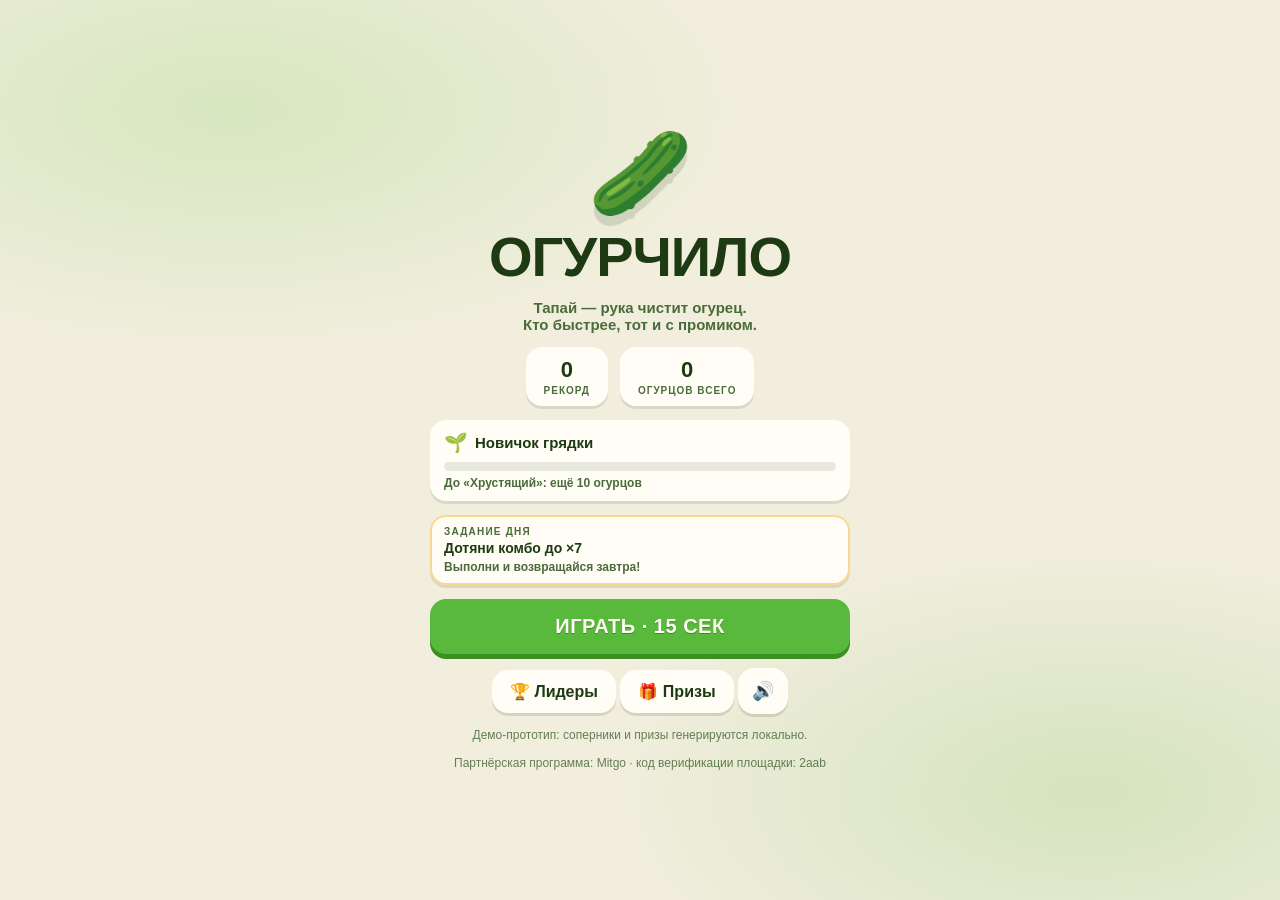
<file: index.html>
<!DOCTYPE html>
<html lang="ru">
<head>
  <meta charset="utf-8">
  <meta name="viewport" content="width=device-width, initial-scale=1, viewport-fit=cover, user-scalable=no">
  <meta name="theme-color" content="#59b93c">
  <title>Огурчило — чисти огурец со скоростью рук</title>
  <!-- SDK Telegram локально: страница не зависит от доступности telegram.org из вебвью -->
  <script>
// WebView
(function () {
  var eventHandlers = {};

  var locationHash = '';
  try {
    locationHash = location.hash.toString();
  } catch (e) {}

  var initParams = urlParseHashParams(locationHash);
  var storedParams = sessionStorageGet('initParams');
  if (storedParams) {
    for (var key in storedParams) {
      if (typeof initParams[key] === 'undefined') {
        initParams[key] = storedParams[key];
      }
    }
  }
  sessionStorageSet('initParams', initParams);

  var isIframe = false, iFrameStyle;
  try {
    isIframe = (window.parent != null && window != window.parent);
    if (isIframe) {
      window.addEventListener('message', function (event) {
        if (event.source !== window.parent) return;
        try {
          var dataParsed = JSON.parse(event.data);
        } catch (e) {
          return;
        }
        if (!dataParsed || !dataParsed.eventType) {
          return;
        }
        if (dataParsed.eventType == 'set_custom_style') {
          if (event.origin === 'https://web.telegram.org') {
            iFrameStyle.innerHTML = dataParsed.eventData;
          }
        } else if (dataParsed.eventType == 'reload_iframe') {
          try {
            window.parent.postMessage(JSON.stringify({eventType: 'iframe_will_reload'}), '*');
          } catch (e) {}
          location.reload();
        } else {
          receiveEvent(dataParsed.eventType, dataParsed.eventData);
        }
      });
      iFrameStyle = document.createElement('style');
      document.head.appendChild(iFrameStyle);
      try {
        window.parent.postMessage(JSON.stringify({eventType: 'iframe_ready', eventData: {reload_supported: true}}), '*');
      } catch (e) {}
    }
  } catch (e) {}

  function urlSafeDecode(urlencoded) {
    try {
      urlencoded = urlencoded.replace(/\+/g, '%20');
      return decodeURIComponent(urlencoded);
    } catch (e) {
      return urlencoded;
    }
  }

  function urlParseHashParams(locationHash) {
    locationHash = locationHash.replace(/^#/, '');
    var params = {};
    if (!locationHash.length) {
      return params;
    }
    if (locationHash.indexOf('=') < 0 && locationHash.indexOf('?') < 0) {
      params._path = urlSafeDecode(locationHash);
      return params;
    }
    var qIndex = locationHash.indexOf('?');
    if (qIndex >= 0) {
      var pathParam = locationHash.substr(0, qIndex);
      params._path = urlSafeDecode(pathParam);
      locationHash = locationHash.substr(qIndex + 1);
    }
    var query_params = urlParseQueryString(locationHash);
    for (var k in query_params) {
      params[k] = query_params[k];
    }
    return params;
  }

  function urlParseQueryString(queryString) {
    var params = {};
    if (!queryString.length) {
      return params;
    }
    var queryStringParams = queryString.split('&');
    var i, param, paramName, paramValue;
    for (i = 0; i < queryStringParams.length; i++) {
      param = queryStringParams[i].split('=');
      paramName = urlSafeDecode(param[0]);
      paramValue = param[1] == null ? null : urlSafeDecode(param[1]);
      params[paramName] = paramValue;
    }
    return params;
  }

  // Telegram apps will implement this logic to add service params (e.g. tgShareScoreUrl) to game URL
  function urlAppendHashParams(url, addHash) {
    // url looks like 'https://game.com/path?query=1#hash'
    // addHash looks like 'tgShareScoreUrl=' + encodeURIComponent('tgb://share_game_score?hash=very_long_hash123')

    var ind = url.indexOf('#');
    if (ind < 0) {
      // https://game.com/path -> https://game.com/path#tgShareScoreUrl=etc
      return url + '#' + addHash;
    }
    var curHash = url.substr(ind + 1);
    if (curHash.indexOf('=') >= 0 || curHash.indexOf('?') >= 0) {
      // https://game.com/#hash=1 -> https://game.com/#hash=1&tgShareScoreUrl=etc
      // https://game.com/#path?query -> https://game.com/#path?query&tgShareScoreUrl=etc
      return url + '&' + addHash;
    }
    // https://game.com/#hash -> https://game.com/#hash?tgShareScoreUrl=etc
    if (curHash.length > 0) {
      return url + '?' + addHash;
    }
    // https://game.com/# -> https://game.com/#tgShareScoreUrl=etc
    return url + addHash;
  }

  function postEvent(eventType, callback, eventData) {
    if (!callback) {
      callback = function () {};
    }
    if (eventData === undefined) {
      eventData = '';
    }
    console.log('[Telegram.WebView] > postEvent', eventType, eventData);

    if (window.TelegramWebviewProxy !== undefined) {
      TelegramWebviewProxy.postEvent(eventType, JSON.stringify(eventData));
      callback();
    }
    else if (window.external && 'notify' in window.external) {
      window.external.notify(JSON.stringify({eventType: eventType, eventData: eventData}));
      callback();
    }
    else if (isIframe) {
      try {
        var trustedTarget = 'https://web.telegram.org';
        // For now we don't restrict target, for testing purposes
        trustedTarget = '*';
        window.parent.postMessage(JSON.stringify({eventType: eventType, eventData: eventData}), trustedTarget);
        callback();
      } catch (e) {
        callback(e);
      }
    }
    else {
      callback({notAvailable: true});
    }
  };

  function receiveEvent(eventType, eventData) {
    console.log('[Telegram.WebView] < receiveEvent', eventType, eventData);
    callEventCallbacks(eventType, function(callback) {
      callback(eventType, eventData);
    });
  }

  function callEventCallbacks(eventType, func) {
    var curEventHandlers = eventHandlers[eventType];
    if (curEventHandlers === undefined ||
        !curEventHandlers.length) {
      return;
    }
    for (var i = 0; i < curEventHandlers.length; i++) {
      try {
        func(curEventHandlers[i]);
      } catch (e) {}
    }
  }

  function onEvent(eventType, callback) {
    if (eventHandlers[eventType] === undefined) {
      eventHandlers[eventType] = [];
    }
    var index = eventHandlers[eventType].indexOf(callback);
    if (index === -1) {
      eventHandlers[eventType].push(callback);
    }
  };

  function offEvent(eventType, callback) {
    if (eventHandlers[eventType] === undefined) {
      return;
    }
    var index = eventHandlers[eventType].indexOf(callback);
    if (index === -1) {
      return;
    }
    eventHandlers[eventType].splice(index, 1);
  };

  function openProtoUrl(url) {
    if (!url.match(/^(web\+)?tgb?:\/\/./)) {
      return false;
    }
    var useIframe = navigator.userAgent.match(/iOS|iPhone OS|iPhone|iPod|iPad/i) ? true : false;
    if (useIframe) {
      var iframeContEl = document.getElementById('tgme_frame_cont') || document.body;
      var iframeEl = document.createElement('iframe');
      iframeContEl.appendChild(iframeEl);
      var pageHidden = false;
      var enableHidden = function () {
        pageHidden = true;
      };
      window.addEventListener('pagehide', enableHidden, false);
      window.addEventListener('blur', enableHidden, false);
      if (iframeEl !== null) {
        iframeEl.src = url;
      }
      setTimeout(function() {
        if (!pageHidden) {
          window.location = url;
        }
        window.removeEventListener('pagehide', enableHidden, false);
        window.removeEventListener('blur', enableHidden, false);
      }, 2000);
    }
    else {
      window.location = url;
    }
    return true;
  }

  function sessionStorageSet(key, value) {
    try {
      window.sessionStorage.setItem('__telegram__' + key, JSON.stringify(value));
      return true;
    } catch(e) {}
    return false;
  }
  function sessionStorageGet(key) {
    try {
      return JSON.parse(window.sessionStorage.getItem('__telegram__' + key));
    } catch(e) {}
    return null;
  }

  if (!window.Telegram) {
    window.Telegram = {};
  }
  window.Telegram.WebView = {
    initParams: initParams,
    isIframe: isIframe,
    onEvent: onEvent,
    offEvent: offEvent,
    postEvent: postEvent,
    receiveEvent: receiveEvent,
    callEventCallbacks: callEventCallbacks
  };

  window.Telegram.Utils = {
    urlSafeDecode: urlSafeDecode,
    urlParseQueryString: urlParseQueryString,
    urlParseHashParams: urlParseHashParams,
    urlAppendHashParams: urlAppendHashParams,
    sessionStorageSet: sessionStorageSet,
    sessionStorageGet: sessionStorageGet
  };

  // For Windows Phone app
  window.TelegramGameProxy_receiveEvent = receiveEvent;

  // App backward compatibility
  window.TelegramGameProxy = {
    receiveEvent: receiveEvent
  };
})();

// WebApp
(function () {
  var Utils = window.Telegram.Utils;
  var WebView = window.Telegram.WebView;
  var initParams = WebView.initParams;
  var isIframe = WebView.isIframe;

  var WebApp = {};
  var webAppInitData = '', webAppInitDataUnsafe = {};
  var themeParams = {}, colorScheme = 'light';
  var webAppVersion = '6.0';
  var webAppPlatform = 'unknown';
  var webAppIsActive = true;
  var webAppIsFullscreen = false;
  var webAppIsOrientationLocked = false;
  var webAppBackgroundColor = 'bg_color';
  var webAppHeaderColorKey = 'bg_color';
  var webAppHeaderColor = null;

  if (initParams.tgWebAppData && initParams.tgWebAppData.length) {
    webAppInitData = initParams.tgWebAppData;
    webAppInitDataUnsafe = Utils.urlParseQueryString(webAppInitData);
    for (var key in webAppInitDataUnsafe) {
      var val = webAppInitDataUnsafe[key];
      try {
        if (val.substr(0, 1) == '{' && val.substr(-1) == '}' ||
            val.substr(0, 1) == '[' && val.substr(-1) == ']') {
          webAppInitDataUnsafe[key] = JSON.parse(val);
        }
      } catch (e) {}
    }
  }
  var stored_theme_params = Utils.sessionStorageGet('themeParams');
  if (initParams.tgWebAppThemeParams && initParams.tgWebAppThemeParams.length) {
    var themeParamsRaw = initParams.tgWebAppThemeParams;
    try {
      var theme_params = JSON.parse(themeParamsRaw);
      if (theme_params) {
        setThemeParams(theme_params);
      }
    } catch (e) {}
  }
  if (stored_theme_params) {
    setThemeParams(stored_theme_params);
  }
  var stored_def_colors = Utils.sessionStorageGet('defaultColors');
  if (initParams.tgWebAppDefaultColors && initParams.tgWebAppDefaultColors.length) {
    var defColorsRaw = initParams.tgWebAppDefaultColors;
    try {
      var def_colors = JSON.parse(defColorsRaw);
      if (def_colors) {
        setDefaultColors(def_colors);
      }
    } catch (e) {}
  }
  if (stored_def_colors) {
    setDefaultColors(stored_def_colors);
  }
  if (initParams.tgWebAppVersion) {
    webAppVersion = initParams.tgWebAppVersion;
  }
  if (initParams.tgWebAppPlatform) {
    webAppPlatform = initParams.tgWebAppPlatform;
  }

  var stored_fullscreen = Utils.sessionStorageGet('isFullscreen');
  if (initParams.tgWebAppFullscreen) {
    setFullscreen(true);
  }
  if (stored_fullscreen) {
    setFullscreen(stored_fullscreen == 'yes');
  }

  var stored_orientation_lock = Utils.sessionStorageGet('isOrientationLocked');
  if (stored_orientation_lock) {
    setOrientationLock(stored_orientation_lock == 'yes');
  }

  function onThemeChanged(eventType, eventData) {
    if (eventData.theme_params) {
      setThemeParams(eventData.theme_params);
      window.Telegram.WebApp.MainButton.setParams({});
      window.Telegram.WebApp.SecondaryButton.setParams({});
      updateHeaderColor();
      updateBackgroundColor();
      updateBottomBarColor();
      receiveWebViewEvent('themeChanged');
    }
  }

  var lastWindowHeight = window.innerHeight;
  function onViewportChanged(eventType, eventData) {
    if (eventData.height) {
      window.removeEventListener('resize', onWindowResize);
      setViewportHeight(eventData);
    }
  }

  function onWindowResize(e) {
    if (lastWindowHeight != window.innerHeight) {
      lastWindowHeight = window.innerHeight;
      receiveWebViewEvent('viewportChanged', {
        isStateStable: true
      });
    }
  }

  function onSafeAreaChanged(eventType, eventData) {
    if (eventData) {
      setSafeAreaInset(eventData);
    }
  }
  function onContentSafeAreaChanged(eventType, eventData) {
    if (eventData) {
      setContentSafeAreaInset(eventData);
    }
  }

  function onVisibilityChanged(eventType, eventData) {
    if (eventData.is_visible) {
      webAppIsActive = true;
      receiveWebViewEvent('activated');
    } else {
      webAppIsActive = false;
      receiveWebViewEvent('deactivated');
    }
  }

  function linkHandler(e) {
    if (e.metaKey || e.ctrlKey) return;
    var el = e.target;
    while (el.tagName != 'A' && el.parentNode) {
      el = el.parentNode;
    }
    if (el.tagName == 'A' &&
        el.target != '_blank' &&
        (el.protocol == 'http:' || el.protocol == 'https:') &&
        isTmeHostname(el.hostname)) {
      WebApp.openTelegramLink(el.href);
      e.preventDefault();
    }
  }

  function strTrim(str) {
    return str.toString().replace(/^\s+|\s+$/g, '');
  }

  function isTmeHostname(hostname) {
    hostname = hostname.toString().toLowerCase();
    return hostname == 't.me' || hostname == 'telegram.me';
  }

  function receiveWebViewEvent(eventType) {
    var args = Array.prototype.slice.call(arguments);
    eventType = args.shift();
    WebView.callEventCallbacks('webview:' + eventType, function(callback) {
      callback.apply(WebApp, args);
    });
  }

  function onWebViewEvent(eventType, callback) {
    WebView.onEvent('webview:' + eventType, callback);
  };

  function offWebViewEvent(eventType, callback) {
    WebView.offEvent('webview:' + eventType, callback);
  };

  function setCssProperty(name, value) {
    var root = document.documentElement;
    if (root && root.style && root.style.setProperty) {
      root.style.setProperty('--tg-' + name, value);
    }
  }

  function setFullscreen(is_fullscreen) {
    webAppIsFullscreen = !!is_fullscreen;
    Utils.sessionStorageSet('isFullscreen', webAppIsFullscreen ? 'yes' : 'no');
  }

  function setOrientationLock(is_locked) {
    webAppIsOrientationLocked = !!is_locked;
    Utils.sessionStorageSet('isOrientationLocked', webAppIsOrientationLocked ? 'yes' : 'no');
  }

  function setThemeParams(theme_params) {
    // temp iOS fix
    if (theme_params.bg_color == '#1c1c1d' &&
        theme_params.bg_color == theme_params.secondary_bg_color) {
      theme_params.secondary_bg_color = '#2c2c2e';
    }
    var color;
    for (var key in theme_params) {
      if (color = parseColorToHex(theme_params[key])) {
        themeParams[key] = color;
        if (key == 'bg_color') {
          colorScheme = isColorDark(color) ? 'dark' : 'light'
          setCssProperty('color-scheme', colorScheme);
        }
        key = 'theme-' + key.split('_').join('-');
        setCssProperty(key, color);
      }
    }
    Utils.sessionStorageSet('themeParams', themeParams);
  }

  function setDefaultColors(def_colors) {
    if (colorScheme == 'dark') {
      if (def_colors.bg_dark_color) {
        webAppBackgroundColor = def_colors.bg_dark_color;
      }
      if (def_colors.header_dark_color) {
        webAppHeaderColorKey = null;
        webAppHeaderColor = def_colors.header_dark_color;
      }
    } else {
      if (def_colors.bg_color) {
        webAppBackgroundColor = def_colors.bg_color;
      }
      if (def_colors.header_color) {
        webAppHeaderColorKey = null;
        webAppHeaderColor = def_colors.header_color;
      }
    }
    Utils.sessionStorageSet('defaultColors', def_colors);
  }

  var webAppCallbacks = {};
  function generateCallbackId(len) {
    var tries = 100;
    while (--tries) {
      var id = '', chars = 'abcdefghijklmnopqrstuvwxyzABCDEFGHIJKLMNOPQRSTUVWXYZ0123456789', chars_len = chars.length;
      for (var i = 0; i < len; i++) {
        id += chars[Math.floor(Math.random() * chars_len)];
      }
      if (!webAppCallbacks[id]) {
        webAppCallbacks[id] = {};
        return id;
      }
    }
    throw Error('WebAppCallbackIdGenerateFailed');
  }

  var viewportHeight = false, viewportStableHeight = false, isExpanded = true;
  function setViewportHeight(data) {
    if (typeof data !== 'undefined') {
      isExpanded = !!data.is_expanded;
      viewportHeight = data.height;
      if (data.is_state_stable) {
        viewportStableHeight = data.height;
      }
      receiveWebViewEvent('viewportChanged', {
        isStateStable: !!data.is_state_stable
      });
    }
    var height, stable_height;
    if (viewportHeight !== false) {
      height = (viewportHeight - bottomBarHeight) + 'px';
    } else {
      height = bottomBarHeight ? 'calc(100vh - ' + bottomBarHeight + 'px)' : '100vh';
    }
    if (viewportStableHeight !== false) {
      stable_height = (viewportStableHeight - bottomBarHeight) + 'px';
    } else {
      stable_height = bottomBarHeight ? 'calc(100vh - ' + bottomBarHeight + 'px)' : '100vh';
    }
    setCssProperty('viewport-height', height);
    setCssProperty('viewport-stable-height', stable_height);
  }

  var safeAreaInset = {top: 0, bottom: 0, left: 0, right: 0};
  function setSafeAreaInset(data) {
    if (typeof data !== 'undefined') {
      if (typeof data.top !== 'undefined') {
        safeAreaInset.top = data.top;
      }
      if (typeof data.bottom !== 'undefined') {
        safeAreaInset.bottom = data.bottom;
      }
      if (typeof data.left !== 'undefined') {
        safeAreaInset.left = data.left;
      }
      if (typeof data.right !== 'undefined') {
        safeAreaInset.right = data.right;
      }
      receiveWebViewEvent('safeAreaChanged');
    }
    setCssProperty('safe-area-inset-top', safeAreaInset.top + 'px');
    setCssProperty('safe-area-inset-bottom', safeAreaInset.bottom + 'px');
    setCssProperty('safe-area-inset-left', safeAreaInset.left + 'px');
    setCssProperty('safe-area-inset-right', safeAreaInset.right + 'px');
  }

  var contentSafeAreaInset = {top: 0, bottom: 0, left: 0, right: 0};
  function setContentSafeAreaInset(data) {
    if (typeof data !== 'undefined') {
      if (typeof data.top !== 'undefined') {
        contentSafeAreaInset.top = data.top;
      }
      if (typeof data.bottom !== 'undefined') {
        contentSafeAreaInset.bottom = data.bottom;
      }
      if (typeof data.left !== 'undefined') {
        contentSafeAreaInset.left = data.left;
      }
      if (typeof data.right !== 'undefined') {
        contentSafeAreaInset.right = data.right;
      }
      receiveWebViewEvent('contentSafeAreaChanged');
    }
    setCssProperty('content-safe-area-inset-top', contentSafeAreaInset.top + 'px');
    setCssProperty('content-safe-area-inset-bottom', contentSafeAreaInset.bottom + 'px');
    setCssProperty('content-safe-area-inset-left', contentSafeAreaInset.left + 'px');
    setCssProperty('content-safe-area-inset-right', contentSafeAreaInset.right + 'px');
  }

  var isClosingConfirmationEnabled = false;
  function setClosingConfirmation(need_confirmation) {
    if (!versionAtLeast('6.2')) {
      console.warn('[Telegram.WebApp] Closing confirmation is not supported in version ' + webAppVersion);
      return;
    }
    isClosingConfirmationEnabled = !!need_confirmation;
    WebView.postEvent('web_app_setup_closing_behavior', false, {need_confirmation: isClosingConfirmationEnabled});
  }

  var isVerticalSwipesEnabled = true;
  function toggleVerticalSwipes(enable_swipes) {
    if (!versionAtLeast('7.7')) {
      console.warn('[Telegram.WebApp] Changing swipes behavior is not supported in version ' + webAppVersion);
      return;
    }
    isVerticalSwipesEnabled = !!enable_swipes;
    WebView.postEvent('web_app_setup_swipe_behavior', false, {allow_vertical_swipe: isVerticalSwipesEnabled});
  }

  function onFullscreenChanged(eventType, eventData) {
    setFullscreen(eventData.is_fullscreen);
    receiveWebViewEvent('fullscreenChanged');
  }
  function onFullscreenFailed(eventType, eventData) {
    if (eventData.error == 'ALREADY_FULLSCREEN' && !webAppIsFullscreen) {
      setFullscreen(true);
    }
    receiveWebViewEvent('fullscreenFailed', {
      error: eventData.error
    });
  }

  function toggleOrientationLock(locked) {
    if (!versionAtLeast('8.0')) {
      console.warn('[Telegram.WebApp] Orientation locking is not supported in version ' + webAppVersion);
      return;
    }
    setOrientationLock(locked);
    WebView.postEvent('web_app_toggle_orientation_lock', false, {locked: webAppIsOrientationLocked});
  }

  var homeScreenCallbacks = [];
  function onHomeScreenAdded(eventType, eventData) {
    receiveWebViewEvent('homeScreenAdded');
  }
  function onHomeScreenChecked(eventType, eventData) {
    var status = eventData.status || 'unknown';
    if (homeScreenCallbacks.length > 0) {
      for (var i = 0; i < homeScreenCallbacks.length; i++) {
        var callback = homeScreenCallbacks[i];
        callback(status);
      }
      homeScreenCallbacks = [];
    }
    receiveWebViewEvent('homeScreenChecked', {
      status: status
    });
  }

  var WebAppShareMessageOpened = false;
  function onPreparedMessageSent(eventType, eventData) {
    if (WebAppShareMessageOpened) {
      var requestData = WebAppShareMessageOpened;
      WebAppShareMessageOpened = false;
      if (requestData.callback) {
        requestData.callback(true);
      }
      receiveWebViewEvent('shareMessageSent');
    }
  }
  function onPreparedMessageFailed(eventType, eventData) {
    if (WebAppShareMessageOpened) {
      var requestData = WebAppShareMessageOpened;
      WebAppShareMessageOpened = false;
      if (requestData.callback) {
        requestData.callback(false);
      }
      receiveWebViewEvent('shareMessageFailed', {
        error: eventData.error
      });
    }
  }

  var WebAppRequestChatOpened = false;
  function onRequestedChatSent(eventType, eventData) {
    if (WebAppRequestChatOpened) {
      var requestData = WebAppRequestChatOpened;
      WebAppRequestChatOpened = false;
      if (requestData.callback) {
        requestData.callback(true);
      }
      receiveWebViewEvent('requestedChatSent');
    }
  }
  function onRequestedChatFailed(eventType, eventData) {
    if (WebAppRequestChatOpened) {
      var requestData = WebAppRequestChatOpened;
      WebAppRequestChatOpened = false;
      if (requestData.callback) {
        requestData.callback(false);
      }
      receiveWebViewEvent('requestedChatFailed', {
        error: eventData.error
      });
    }
  }

  var WebAppEmojiStatusRequested = false;
  function onEmojiStatusSet(eventType, eventData) {
    if (WebAppEmojiStatusRequested) {
      var requestData = WebAppEmojiStatusRequested;
      WebAppEmojiStatusRequested = false;
      if (requestData.callback) {
        requestData.callback(true);
      }
      receiveWebViewEvent('emojiStatusSet');
    }
  }
  function onEmojiStatusFailed(eventType, eventData) {
    if (WebAppEmojiStatusRequested) {
      var requestData = WebAppEmojiStatusRequested;
      WebAppEmojiStatusRequested = false;
      if (requestData.callback) {
        requestData.callback(false);
      }
      receiveWebViewEvent('emojiStatusFailed', {
        error: eventData.error
      });
    }
  }
  var WebAppEmojiStatusAccessRequested = false;
  function onEmojiStatusAccessRequested(eventType, eventData) {
    if (WebAppEmojiStatusAccessRequested) {
      var requestData = WebAppEmojiStatusAccessRequested;
      WebAppEmojiStatusAccessRequested = false;
      if (requestData.callback) {
        requestData.callback(eventData.status == 'allowed');
      }
      receiveWebViewEvent('emojiStatusAccessRequested', {
        status: eventData.status
      });
    }
  }

  var webAppPopupOpened = false;
  function onPopupClosed(eventType, eventData) {
    if (webAppPopupOpened) {
      var popupData = webAppPopupOpened;
      webAppPopupOpened = false;
      var button_id = null;
      if (typeof eventData.button_id !== 'undefined') {
        button_id = eventData.button_id;
      }
      if (popupData.callback) {
        popupData.callback(button_id);
      }
      receiveWebViewEvent('popupClosed', {
        button_id: button_id
      });
    }
  }


  function getHeaderColor() {
    if (webAppHeaderColorKey == 'secondary_bg_color') {
      return themeParams.secondary_bg_color;
    } else if (webAppHeaderColorKey == 'bg_color') {
      return themeParams.bg_color;
    }
    return webAppHeaderColor;
  }
  function setHeaderColor(color) {
    if (!versionAtLeast('6.1')) {
      console.warn('[Telegram.WebApp] Header color is not supported in version ' + webAppVersion);
      return;
    }
    if (!versionAtLeast('6.9')) {
      if (themeParams.bg_color &&
          themeParams.bg_color == color) {
        color = 'bg_color';
      } else if (themeParams.secondary_bg_color &&
                 themeParams.secondary_bg_color == color) {
        color = 'secondary_bg_color';
      }
    }
    var head_color = null, color_key = null;
    if (color == 'bg_color' || color == 'secondary_bg_color') {
      color_key = color;
    } else if (versionAtLeast('6.9')) {
      head_color = parseColorToHex(color);
      if (!head_color) {
        console.error('[Telegram.WebApp] Header color format is invalid', color);
        throw Error('WebAppHeaderColorInvalid');
      }
    }
    if (!versionAtLeast('6.9') &&
        color_key != 'bg_color' &&
        color_key != 'secondary_bg_color') {
      console.error('[Telegram.WebApp] Header color key should be one of Telegram.WebApp.themeParams.bg_color, Telegram.WebApp.themeParams.secondary_bg_color, \'bg_color\', \'secondary_bg_color\'', color);
      throw Error('WebAppHeaderColorKeyInvalid');
    }
    webAppHeaderColorKey = color_key;
    webAppHeaderColor = head_color;
    updateHeaderColor();
  }
  var appHeaderColorKey = null, appHeaderColor = null;
  function updateHeaderColor() {
    if (appHeaderColorKey != webAppHeaderColorKey ||
        appHeaderColor != webAppHeaderColor) {
      appHeaderColorKey = webAppHeaderColorKey;
      appHeaderColor = webAppHeaderColor;
      if (appHeaderColor) {
        WebView.postEvent('web_app_set_header_color', false, {color: webAppHeaderColor});
      } else {
        WebView.postEvent('web_app_set_header_color', false, {color_key: webAppHeaderColorKey});
      }
    }
  }

  function getBackgroundColor() {
    if (webAppBackgroundColor == 'secondary_bg_color') {
      return themeParams.secondary_bg_color;
    } else if (webAppBackgroundColor == 'bg_color') {
      return themeParams.bg_color;
    }
    return webAppBackgroundColor;
  }
  function setBackgroundColor(color) {
    if (!versionAtLeast('6.1')) {
      console.warn('[Telegram.WebApp] Background color is not supported in version ' + webAppVersion);
      return;
    }
    var bg_color;
    if (color == 'bg_color' || color == 'secondary_bg_color') {
      bg_color = color;
    } else {
      bg_color = parseColorToHex(color);
      if (!bg_color) {
        console.error('[Telegram.WebApp] Background color format is invalid', color);
        throw Error('WebAppBackgroundColorInvalid');
      }
    }
    webAppBackgroundColor = bg_color;
    updateBackgroundColor();
  }
  var appBackgroundColor = null;
  function updateBackgroundColor() {
    var color = getBackgroundColor();
    if (appBackgroundColor != color) {
      appBackgroundColor = color;
      WebView.postEvent('web_app_set_background_color', false, {color: color});
    }
  }

  var bottomBarColor = 'bottom_bar_bg_color';
  function getBottomBarColor() {
    if (bottomBarColor == 'bottom_bar_bg_color') {
      return themeParams.bottom_bar_bg_color || themeParams.secondary_bg_color || '#ffffff';
    } else if (bottomBarColor == 'secondary_bg_color') {
      return themeParams.secondary_bg_color;
    } else if (bottomBarColor == 'bg_color') {
      return themeParams.bg_color;
    }
    return bottomBarColor;
  }
  function setBottomBarColor(color) {
    if (!versionAtLeast('7.10')) {
      console.warn('[Telegram.WebApp] Bottom bar color is not supported in version ' + webAppVersion);
      return;
    }
    var bg_color;
    if (color == 'bg_color' || color == 'secondary_bg_color' || color == 'bottom_bar_bg_color') {
      bg_color = color;
    } else {
      bg_color = parseColorToHex(color);
      if (!bg_color) {
        console.error('[Telegram.WebApp] Bottom bar color format is invalid', color);
        throw Error('WebAppBottomBarColorInvalid');
      }
    }
    bottomBarColor = bg_color;
    updateBottomBarColor();
    window.Telegram.WebApp.SecondaryButton.setParams({});
  }
  var appBottomBarColor = null;
  function updateBottomBarColor() {
    var color = getBottomBarColor();
    if (appBottomBarColor != color) {
      appBottomBarColor = color;
      WebView.postEvent('web_app_set_bottom_bar_color', false, {color: color});
    }
    if (initParams.tgWebAppDebug) {
      updateDebugBottomBar();
    }
  }


  function parseColorToHex(color) {
    color += '';
    var match;
    if (match = /^\s*#([0-9a-f]{6})\s*$/i.exec(color)) {
      return '#' + match[1].toLowerCase();
    }
    else if (match = /^\s*#([0-9a-f])([0-9a-f])([0-9a-f])\s*$/i.exec(color)) {
      return ('#' + match[1] + match[1] + match[2] + match[2] + match[3] + match[3]).toLowerCase();
    }
    else if (match = /^\s*rgba?\((\d+),\s*(\d+),\s*(\d+)(?:,\s*(\d+\.{0,1}\d*))?\)\s*$/.exec(color)) {
      var r = parseInt(match[1]), g = parseInt(match[2]), b = parseInt(match[3]);
      r = (r < 16 ? '0' : '') + r.toString(16);
      g = (g < 16 ? '0' : '') + g.toString(16);
      b = (b < 16 ? '0' : '') + b.toString(16);
      return '#' + r + g + b;
    }
    return false;
  }

  function isColorDark(rgb) {
    rgb = rgb.replace(/[\s#]/g, '');
    if (rgb.length == 3) {
      rgb = rgb[0] + rgb[0] + rgb[1] + rgb[1] + rgb[2] + rgb[2];
    }
    var r = parseInt(rgb.substr(0, 2), 16);
    var g = parseInt(rgb.substr(2, 2), 16);
    var b = parseInt(rgb.substr(4, 2), 16);
    var hsp = Math.sqrt(0.299 * (r * r) + 0.587 * (g * g) + 0.114 * (b * b));
    return hsp < 120;
  }

  function versionCompare(v1, v2) {
    if (typeof v1 !== 'string') v1 = '';
    if (typeof v2 !== 'string') v2 = '';
    v1 = v1.replace(/^\s+|\s+$/g, '').split('.');
    v2 = v2.replace(/^\s+|\s+$/g, '').split('.');
    var a = Math.max(v1.length, v2.length), i, p1, p2;
    for (i = 0; i < a; i++) {
      p1 = parseInt(v1[i]) || 0;
      p2 = parseInt(v2[i]) || 0;
      if (p1 == p2) continue;
      if (p1 > p2) return 1;
      return -1;
    }
    return 0;
  }

  function versionAtLeast(ver) {
    return versionCompare(webAppVersion, ver) >= 0;
  }

  function byteLength(str) {
    if (window.Blob) {
      try { return new Blob([str]).size; } catch (e) {}
    }
    var s = str.length;
    for (var i=str.length-1; i>=0; i--) {
      var code = str.charCodeAt(i);
      if (code > 0x7f && code <= 0x7ff) s++;
      else if (code > 0x7ff && code <= 0xffff) s+=2;
      if (code >= 0xdc00 && code <= 0xdfff) i--;
    }
    return s;
  }

  var BackButton = (function() {
    var isVisible = false;

    var backButton = {};
    Object.defineProperty(backButton, 'isVisible', {
      set: function(val){ setParams({is_visible: val}); },
      get: function(){ return isVisible; },
      enumerable: true
    });

    var curButtonState = null;

    WebView.onEvent('back_button_pressed', onBackButtonPressed);

    function onBackButtonPressed() {
      receiveWebViewEvent('backButtonClicked');
    }

    function buttonParams() {
      return {is_visible: isVisible};
    }

    function buttonState(btn_params) {
      if (typeof btn_params === 'undefined') {
        btn_params = buttonParams();
      }
      return JSON.stringify(btn_params);
    }

    function buttonCheckVersion() {
      if (!versionAtLeast('6.1')) {
        console.warn('[Telegram.WebApp] BackButton is not supported in version ' + webAppVersion);
        return false;
      }
      return true;
    }

    function updateButton() {
      var btn_params = buttonParams();
      var btn_state = buttonState(btn_params);
      if (curButtonState === btn_state) {
        return;
      }
      curButtonState = btn_state;
      WebView.postEvent('web_app_setup_back_button', false, btn_params);
    }

    function setParams(params) {
      if (!buttonCheckVersion()) {
        return backButton;
      }
      if (typeof params.is_visible !== 'undefined') {
        isVisible = !!params.is_visible;
      }
      updateButton();
      return backButton;
    }

    backButton.onClick = function(callback) {
      if (buttonCheckVersion()) {
        onWebViewEvent('backButtonClicked', callback);
      }
      return backButton;
    };
    backButton.offClick = function(callback) {
      if (buttonCheckVersion()) {
        offWebViewEvent('backButtonClicked', callback);
      }
      return backButton;
    };
    backButton.show = function() {
      return setParams({is_visible: true});
    };
    backButton.hide = function() {
      return setParams({is_visible: false});
    };
    return backButton;
  })();

  var debugBottomBar = null, debugBottomBarBtns = {}, bottomBarHeight = 0;
  if (initParams.tgWebAppDebug) {
    debugBottomBar = document.createElement('tg-bottom-bar');
    var debugBottomBarStyle = {
      display: 'flex',
      gap: '7px',
      font: '600 14px/18px sans-serif',
      width: '100%',
      background: getBottomBarColor(),
      position: 'fixed',
      left: '0',
      right: '0',
      bottom: '0',
      margin: '0',
      padding: '7px',
      textAlign: 'center',
      boxSizing: 'border-box',
      zIndex: '10000'
    };
    for (var k in debugBottomBarStyle) {
      debugBottomBar.style[k] = debugBottomBarStyle[k];
    }
    document.addEventListener('DOMContentLoaded', function onDomLoaded(event) {
      document.removeEventListener('DOMContentLoaded', onDomLoaded);
      document.body.appendChild(debugBottomBar);
    });
    var animStyle = document.createElement('style');
    animStyle.innerHTML = 'tg-bottom-button.shine { position: relative; overflow: hidden; } tg-bottom-button.shine:before { content:""; position: absolute; top: 0; width: 100%; height: 100%; background: linear-gradient(120deg, transparent, rgba(255, 255, 255, .2), transparent); animation: tg-bottom-button-shine 5s ease-in-out infinite; } @-webkit-keyframes tg-bottom-button-shine { 0% {left: -100%;} 12%,100% {left: 100%}} @keyframes tg-bottom-button-shine { 0% {left: -100%;} 12%,100% {left: 100%}}';
    debugBottomBar.appendChild(animStyle);
  }
  function updateDebugBottomBar() {
    var mainBtn = debugBottomBarBtns.main._bottomButton;
    var secondaryBtn = debugBottomBarBtns.secondary._bottomButton;
    if (mainBtn.isVisible || secondaryBtn.isVisible) {
      debugBottomBar.style.display = 'flex';
      bottomBarHeight = 58;
      if (mainBtn.isVisible && secondaryBtn.isVisible) {
        if (secondaryBtn.position == 'top') {
          debugBottomBar.style.flexDirection = 'column-reverse';
          bottomBarHeight += 51;
        } else if (secondaryBtn.position == 'bottom') {
          debugBottomBar.style.flexDirection = 'column';
          bottomBarHeight += 51;
        } else if (secondaryBtn.position == 'left') {
          debugBottomBar.style.flexDirection = 'row-reverse';
        } else if (secondaryBtn.position == 'right') {
          debugBottomBar.style.flexDirection = 'row';
        }
      }
    } else {
      debugBottomBar.style.display = 'none';
      bottomBarHeight = 0;
    }
    debugBottomBar.style.background = getBottomBarColor();
    if (document.documentElement) {
      document.documentElement.style.boxSizing = 'border-box';
      document.documentElement.style.paddingBottom = bottomBarHeight + 'px';
    }
    setViewportHeight();
  }


  var BottomButtonConstructor = function(type) {
    var isMainButton = (type == 'main');
    if (isMainButton) {
      var setupFnName = 'web_app_setup_main_button';
      var tgEventName = 'main_button_pressed';
      var webViewEventName = 'mainButtonClicked';
      var buttonTextDefault = 'Continue';
      var buttonColorDefault = function(){ return themeParams.button_color || '#2481cc'; };
      var buttonTextColorDefault = function(){ return themeParams.button_text_color || '#ffffff'; };
    } else {
      var setupFnName = 'web_app_setup_secondary_button';
      var tgEventName = 'secondary_button_pressed';
      var webViewEventName = 'secondaryButtonClicked';
      var buttonTextDefault = 'Cancel';
      var buttonColorDefault = function(){ return getBottomBarColor(); };
      var buttonTextColorDefault = function(){ return themeParams.button_color || '#2481cc'; };
    }

    var isVisible = false;
    var isActive = true;
    var hasShineEffect = false;
    var isProgressVisible = false;
    var iconCustomEmojiId = false;
    var buttonType = type;
    var buttonText = buttonTextDefault;
    var buttonColor = false;
    var buttonTextColor = false;
    var buttonPosition = 'left';

    var bottomButton = {};
    Object.defineProperty(bottomButton, 'type', {
      get: function(){ return buttonType; },
      enumerable: true
    });
    Object.defineProperty(bottomButton, 'iconCustomEmojiId', {
      set: function(val){ bottomButton.setParams({icon_custom_emoji_id: val}); },
      get: function(){ return iconCustomEmojiId; },
      enumerable: true
    });
    Object.defineProperty(bottomButton, 'text', {
      set: function(val){ bottomButton.setParams({text: val}); },
      get: function(){ return buttonText; },
      enumerable: true
    });
    Object.defineProperty(bottomButton, 'color', {
      set: function(val){ bottomButton.setParams({color: val}); },
      get: function(){ return buttonColor || buttonColorDefault(); },
      enumerable: true
    });
    Object.defineProperty(bottomButton, 'textColor', {
      set: function(val){ bottomButton.setParams({text_color: val}); },
      get: function(){ return buttonTextColor || buttonTextColorDefault(); },
      enumerable: true
    });
    Object.defineProperty(bottomButton, 'isVisible', {
      set: function(val){ bottomButton.setParams({is_visible: val}); },
      get: function(){ return isVisible; },
      enumerable: true
    });
    Object.defineProperty(bottomButton, 'isProgressVisible', {
      get: function(){ return isProgressVisible; },
      enumerable: true
    });
    Object.defineProperty(bottomButton, 'isActive', {
      set: function(val){ bottomButton.setParams({is_active: val}); },
      get: function(){ return isActive; },
      enumerable: true
    });
    Object.defineProperty(bottomButton, 'hasShineEffect', {
      set: function(val){ bottomButton.setParams({has_shine_effect: val}); },
      get: function(){ return hasShineEffect; },
      enumerable: true
    });
    if (!isMainButton) {
      Object.defineProperty(bottomButton, 'position', {
        set: function(val){ bottomButton.setParams({position: val}); },
        get: function(){ return buttonPosition; },
        enumerable: true
      });
    }

    var curButtonState = null;

    WebView.onEvent(tgEventName, onBottomButtonPressed);

    var debugBtn = null;
    if (initParams.tgWebAppDebug) {
      debugBtn = document.createElement('tg-bottom-button');
      var debugBtnStyle = {
        display: 'none',
        width: '100%',
        height: '44px',
        borderRadius: '0',
        background: 'no-repeat right center',
        padding: '13px 15px',
        textAlign: 'center',
        boxSizing: 'border-box'
      };
      for (var k in debugBtnStyle) {
        debugBtn.style[k] = debugBtnStyle[k];
      }
      debugBottomBar.appendChild(debugBtn);
      debugBtn.addEventListener('click', onBottomButtonPressed, false);
      debugBtn._bottomButton = bottomButton;
      debugBottomBarBtns[type] = debugBtn;
    }

    function onBottomButtonPressed() {
      if (isActive) {
        receiveWebViewEvent(webViewEventName);
      }
    }

    function buttonParams() {
      var color = bottomButton.color;
      var text_color = bottomButton.textColor;
      if (isVisible) {
        var params = {
          is_visible: true,
          is_active: isActive,
          is_progress_visible: isProgressVisible,
          icon_custom_emoji_id: iconCustomEmojiId,
          text: buttonText,
          color: color,
          text_color: text_color,
          has_shine_effect: hasShineEffect && isActive && !isProgressVisible
        };
        if (!isMainButton) {
          params.position = buttonPosition;
        }
      } else {
        var params = {
          is_visible: false
        };
      }
      return params;
    }

    function buttonState(btn_params) {
      if (typeof btn_params === 'undefined') {
        btn_params = buttonParams();
      }
      return JSON.stringify(btn_params);
    }

    function updateButton() {
      var btn_params = buttonParams();
      var btn_state = buttonState(btn_params);
      if (curButtonState === btn_state) {
        return;
      }
      curButtonState = btn_state;
      WebView.postEvent(setupFnName, false, btn_params);
      if (initParams.tgWebAppDebug) {
        updateDebugButton(btn_params);
      }
    }

    function updateDebugButton(btn_params) {
      if (btn_params.is_visible) {
        debugBtn.style.display = 'block';

        debugBtn.style.opacity = btn_params.is_active ? '1' : '0.8';
        debugBtn.style.cursor = btn_params.is_active ? 'pointer' : 'auto';
        debugBtn.disabled = !btn_params.is_active;
        debugBtn.innerText = btn_params.text;
        debugBtn.className = btn_params.has_shine_effect ? 'shine' : '';
        debugBtn.style.backgroundImage = btn_params.is_progress_visible ? "url('data:image/svg+xml," + encodeURIComponent('<svg xmlns="http://www.w3.org/2000/svg" xmlns:xlink="http://www.w3.org/1999/xlink" viewport="0 0 48 48" width="48px" height="48px"><circle cx="50%" cy="50%" stroke="' + btn_params.text_color + '" stroke-width="2.25" stroke-linecap="round" fill="none" stroke-dashoffset="106" r="9" stroke-dasharray="56.52" rotate="-90"><animate attributeName="stroke-dashoffset" attributeType="XML" dur="360s" from="0" to="12500" repeatCount="indefinite"></animate><animateTransform attributeName="transform" attributeType="XML" type="rotate" dur="1s" from="-90 24 24" to="630 24 24" repeatCount="indefinite"></animateTransform></circle></svg>') + "')" : 'none';
        debugBtn.style.backgroundColor = btn_params.color;
        debugBtn.style.color = btn_params.text_color;
      } else {
        debugBtn.style.display = 'none';
      }
      updateDebugBottomBar();
    }

    function setParams(params) {
      if (typeof params.icon_custom_emoji_id !== 'undefined') {
        var emoji_id = params.icon_custom_emoji_id;
        if (emoji_id === false || emoji_id === null) {
          emoji_id = '';
        }
        if (emoji_id !== '' && !/^[0-9]{10,20}$/.test(emoji_id)) {
          console.error('[Telegram.WebApp] Bottom button icon custom emoji is invalid', params.icon_custom_emoji_id);
          throw Error('WebAppBottomButtonParamInvalid');
        }
        iconCustomEmojiId = emoji_id;
      }
      if (typeof params.text !== 'undefined') {
        var text = strTrim(params.text);
        if (!text.length && !iconCustomEmojiId) {
          console.error('[Telegram.WebApp] Bottom button text is required', params.text);
          throw Error('WebAppBottomButtonParamInvalid');
        }
        if (text.length > 64) {
          console.error('[Telegram.WebApp] Bottom button text is too long', text);
          throw Error('WebAppBottomButtonParamInvalid');
        }
        buttonText = text;
      }
      if (typeof params.color !== 'undefined') {
        if (params.color === false ||
            params.color === null) {
          buttonColor = false;
        } else {
          var color = parseColorToHex(params.color);
          if (!color) {
            console.error('[Telegram.WebApp] Bottom button color format is invalid', params.color);
            throw Error('WebAppBottomButtonParamInvalid');
          }
          buttonColor = color;
        }
      }
      if (typeof params.text_color !== 'undefined') {
        if (params.text_color === false ||
            params.text_color === null) {
          buttonTextColor = false;
        } else {
          var text_color = parseColorToHex(params.text_color);
          if (!text_color) {
            console.error('[Telegram.WebApp] Bottom button text color format is invalid', params.text_color);
            throw Error('WebAppBottomButtonParamInvalid');
          }
          buttonTextColor = text_color;
        }
      }
      if (typeof params.is_visible !== 'undefined') {
        if (params.is_visible &&
            !bottomButton.text.length) {
          console.error('[Telegram.WebApp] Bottom button text is required');
          throw Error('WebAppBottomButtonParamInvalid');
        }
        isVisible = !!params.is_visible;
      }
      if (typeof params.has_shine_effect !== 'undefined') {
        hasShineEffect = !!params.has_shine_effect;
      }
      if (!isMainButton && typeof params.position !== 'undefined') {
        if (params.position != 'left' && params.position != 'right' &&
            params.position != 'top' && params.position != 'bottom') {
          console.error('[Telegram.WebApp] Bottom button posiition is invalid', params.position);
          throw Error('WebAppBottomButtonParamInvalid');
        }
        buttonPosition = params.position;
      }
      if (typeof params.is_active !== 'undefined') {
        isActive = !!params.is_active;
      }
      updateButton();
      return bottomButton;
    }

    bottomButton.setText = function(text) {
      return bottomButton.setParams({text: text});
    };
    bottomButton.onClick = function(callback) {
      onWebViewEvent(webViewEventName, callback);
      return bottomButton;
    };
    bottomButton.offClick = function(callback) {
      offWebViewEvent(webViewEventName, callback);
      return bottomButton;
    };
    bottomButton.show = function() {
      return bottomButton.setParams({is_visible: true});
    };
    bottomButton.hide = function() {
      return bottomButton.setParams({is_visible: false});
    };
    bottomButton.enable = function() {
      return bottomButton.setParams({is_active: true});
    };
    bottomButton.disable = function() {
      return bottomButton.setParams({is_active: false});
    };
    bottomButton.showProgress = function(leaveActive) {
      isActive = !!leaveActive;
      isProgressVisible = true;
      updateButton();
      return bottomButton;
    };
    bottomButton.hideProgress = function() {
      if (!bottomButton.isActive) {
        isActive = true;
      }
      isProgressVisible = false;
      updateButton();
      return bottomButton;
    }
    bottomButton.setParams = setParams;
    return bottomButton;
  };
  var MainButton = BottomButtonConstructor('main');
  var SecondaryButton = BottomButtonConstructor('secondary');

  var SettingsButton = (function() {
    var isVisible = false;

    var settingsButton = {};
    Object.defineProperty(settingsButton, 'isVisible', {
      set: function(val){ setParams({is_visible: val}); },
      get: function(){ return isVisible; },
      enumerable: true
    });

    var curButtonState = null;

    WebView.onEvent('settings_button_pressed', onSettingsButtonPressed);

    function onSettingsButtonPressed() {
      receiveWebViewEvent('settingsButtonClicked');
    }

    function buttonParams() {
      return {is_visible: isVisible};
    }

    function buttonState(btn_params) {
      if (typeof btn_params === 'undefined') {
        btn_params = buttonParams();
      }
      return JSON.stringify(btn_params);
    }

    function buttonCheckVersion() {
      if (!versionAtLeast('6.10')) {
        console.warn('[Telegram.WebApp] SettingsButton is not supported in version ' + webAppVersion);
        return false;
      }
      return true;
    }

    function updateButton() {
      var btn_params = buttonParams();
      var btn_state = buttonState(btn_params);
      if (curButtonState === btn_state) {
        return;
      }
      curButtonState = btn_state;
      WebView.postEvent('web_app_setup_settings_button', false, btn_params);
    }

    function setParams(params) {
      if (!buttonCheckVersion()) {
        return settingsButton;
      }
      if (typeof params.is_visible !== 'undefined') {
        isVisible = !!params.is_visible;
      }
      updateButton();
      return settingsButton;
    }

    settingsButton.onClick = function(callback) {
      if (buttonCheckVersion()) {
        onWebViewEvent('settingsButtonClicked', callback);
      }
      return settingsButton;
    };
    settingsButton.offClick = function(callback) {
      if (buttonCheckVersion()) {
        offWebViewEvent('settingsButtonClicked', callback);
      }
      return settingsButton;
    };
    settingsButton.show = function() {
      return setParams({is_visible: true});
    };
    settingsButton.hide = function() {
      return setParams({is_visible: false});
    };
    return settingsButton;
  })();

  var HapticFeedback = (function() {
    var hapticFeedback = {};

    function triggerFeedback(params) {
      if (!versionAtLeast('6.1')) {
        console.warn('[Telegram.WebApp] HapticFeedback is not supported in version ' + webAppVersion);
        return hapticFeedback;
      }
      if (params.type == 'impact') {
        if (params.impact_style != 'light' &&
            params.impact_style != 'medium' &&
            params.impact_style != 'heavy' &&
            params.impact_style != 'rigid' &&
            params.impact_style != 'soft') {
          console.error('[Telegram.WebApp] Haptic impact style is invalid', params.impact_style);
          throw Error('WebAppHapticImpactStyleInvalid');
        }
      } else if (params.type == 'notification') {
        if (params.notification_type != 'error' &&
            params.notification_type != 'success' &&
            params.notification_type != 'warning') {
          console.error('[Telegram.WebApp] Haptic notification type is invalid', params.notification_type);
          throw Error('WebAppHapticNotificationTypeInvalid');
        }
      } else if (params.type == 'selection_change') {
        // no params needed
      } else {
        console.error('[Telegram.WebApp] Haptic feedback type is invalid', params.type);
        throw Error('WebAppHapticFeedbackTypeInvalid');
      }
      WebView.postEvent('web_app_trigger_haptic_feedback', false, params);
      return hapticFeedback;
    }

    hapticFeedback.impactOccurred = function(style) {
      return triggerFeedback({type: 'impact', impact_style: style});
    };
    hapticFeedback.notificationOccurred = function(type) {
      return triggerFeedback({type: 'notification', notification_type: type});
    };
    hapticFeedback.selectionChanged = function() {
      return triggerFeedback({type: 'selection_change'});
    };
    return hapticFeedback;
  })();

  var CloudStorage = (function() {
    var cloudStorage = {};

    function invokeStorageMethod(method, params, callback) {
      if (!versionAtLeast('6.9')) {
        console.error('[Telegram.WebApp] CloudStorage is not supported in version ' + webAppVersion);
        throw Error('WebAppMethodUnsupported');
      }
      invokeCustomMethod(method, params, callback);
      return cloudStorage;
    }

    cloudStorage.setItem = function(key, value, callback) {
      return invokeStorageMethod('saveStorageValue', {key: key, value: value}, callback);
    };
    cloudStorage.getItem = function(key, callback) {
      return cloudStorage.getItems([key], callback ? function(err, res) {
        if (err) callback(err);
        else callback(null, res[key]);
      } : null);
    };
    cloudStorage.getItems = function(keys, callback) {
      return invokeStorageMethod('getStorageValues', {keys: keys}, callback);
    };
    cloudStorage.removeItem = function(key, callback) {
      return cloudStorage.removeItems([key], callback);
    };
    cloudStorage.removeItems = function(keys, callback) {
      return invokeStorageMethod('deleteStorageValues', {keys: keys}, callback);
    };
    cloudStorage.getKeys = function(callback) {
      return invokeStorageMethod('getStorageKeys', {}, callback);
    };
    return cloudStorage;
  })();

  var DeviceStorage = (function() {
    var deviceStorage = {};

    WebView.onEvent('device_storage_key_saved',  onDeviceStorageEvent);
    WebView.onEvent('device_storage_key_received', onDeviceStorageEvent);
    WebView.onEvent('device_storage_cleared',  onDeviceStorageEvent);
    WebView.onEvent('device_storage_failed',  onDeviceStorageEvent);

    function onDeviceStorageEvent(eventType, eventData) {
      if (eventData.req_id && webAppCallbacks[eventData.req_id]) {
        var requestData = webAppCallbacks[eventData.req_id];
        delete webAppCallbacks[eventData.req_id];
        var res = null, err = null;
        if (eventType == 'device_storage_failed') {
          err = eventData.error || 'UNKNOWN_ERROR';
        } else if (eventType == 'device_storage_key_received') {
          res = eventData.value;
        } else {
          res = true;
        }
        if (requestData.callback) {
          requestData.callback(err, res);
        }
      }
    }

    function invokeStorageMethod(method, params, callback) {
      if (!versionAtLeast('9.0')) {
        console.error('[Telegram.WebApp] DeviceStorage is not supported in version ' + webAppVersion);
        throw Error('WebAppMethodUnsupported');
      }
      var req_id = generateCallbackId(16);
      var req_params = {req_id: req_id};
      for (var k in params) {
        req_params[k] = params[k];
      }
      webAppCallbacks[req_id] = {
        callback: callback
      };
      WebView.postEvent(method, false, req_params);
      return deviceStorage;
    }

    deviceStorage.setItem = function(key, value, callback) {
      return invokeStorageMethod('web_app_device_storage_save_key', {key: key, value: value}, callback);
    };
    deviceStorage.getItem = function(key, callback) {
      return invokeStorageMethod('web_app_device_storage_get_key', {key: key}, callback);
    };
    deviceStorage.removeItem = function(key, callback) {
      return invokeStorageMethod('web_app_device_storage_save_key', {key: key, value: null}, callback);
    };
    deviceStorage.clear = function(callback) {
      return invokeStorageMethod('web_app_device_storage_clear', {}, callback);
    };
    return deviceStorage;
  })();

  var SecureStorage = (function() {
    var secureStorage = {};

    WebView.onEvent('secure_storage_key_saved',  onSecureStorageEvent);
    WebView.onEvent('secure_storage_key_received', onSecureStorageEvent);
    WebView.onEvent('secure_storage_key_restored', onSecureStorageEvent);
    WebView.onEvent('secure_storage_cleared',  onSecureStorageEvent);
    WebView.onEvent('secure_storage_failed',  onSecureStorageEvent);

    function onSecureStorageEvent(eventType, eventData) {
      if (eventData.req_id && webAppCallbacks[eventData.req_id]) {
        var requestData = webAppCallbacks[eventData.req_id];
        delete webAppCallbacks[eventData.req_id];
        var res = null, err = null, can_restore = null;
        if (eventType == 'secure_storage_failed') {
          err = eventData.error || 'UNKNOWN_ERROR';
        } else if (eventType == 'secure_storage_key_received') {
          res = eventData.value;
          if (eventData.can_restore) {
            can_restore = true;
          }
        } else if (eventType == 'secure_storage_key_restored') {
          res = eventData.value;
        } else {
          res = true;
        }
        if (requestData.callback) {
          requestData.callback(err, res, can_restore);
        }
      }
    }

    function invokeStorageMethod(method, params, callback) {
      if (!versionAtLeast('9.0')) {
        console.error('[Telegram.WebApp] SecureStorage is not supported in version ' + webAppVersion);
        throw Error('WebAppMethodUnsupported');
      }
      var req_id = generateCallbackId(16);
      var req_params = {req_id: req_id};
      for (var k in params) {
        req_params[k] = params[k];
      }
      webAppCallbacks[req_id] = {
        callback: callback
      };
      WebView.postEvent(method, false, req_params);
      return secureStorage;
    }

    secureStorage.setItem = function(key, value, callback) {
      return invokeStorageMethod('web_app_secure_storage_save_key', {key: key, value: value}, callback);
    };
    secureStorage.getItem = function(key, callback) {
      return invokeStorageMethod('web_app_secure_storage_get_key', {key: key}, callback);
    };
    secureStorage.restoreItem = function(key, callback) {
      return invokeStorageMethod('web_app_secure_storage_restore_key', {key: key}, callback);
    };
    secureStorage.removeItem = function(key, callback) {
      return invokeStorageMethod('web_app_secure_storage_save_key', {key: key, value: null}, callback);
    };
    secureStorage.clear = function(callback) {
      return invokeStorageMethod('web_app_secure_storage_clear', {}, callback);
    };
    return secureStorage;
  })();

  var BiometricManager = (function() {
    var isInited = false;
    var isBiometricAvailable = false;
    var biometricType = 'unknown';
    var isAccessRequested = false;
    var isAccessGranted = false;
    var isBiometricTokenSaved = false;
    var deviceId = '';

    var biometricManager = {};
    Object.defineProperty(biometricManager, 'isInited', {
      get: function(){ return isInited; },
      enumerable: true
    });
    Object.defineProperty(biometricManager, 'isBiometricAvailable', {
      get: function(){ return isInited && isBiometricAvailable; },
      enumerable: true
    });
    Object.defineProperty(biometricManager, 'biometricType', {
      get: function(){ return biometricType || 'unknown'; },
      enumerable: true
    });
    Object.defineProperty(biometricManager, 'isAccessRequested', {
      get: function(){ return isAccessRequested; },
      enumerable: true
    });
    Object.defineProperty(biometricManager, 'isAccessGranted', {
      get: function(){ return isAccessRequested && isAccessGranted; },
      enumerable: true
    });
    Object.defineProperty(biometricManager, 'isBiometricTokenSaved', {
      get: function(){ return isBiometricTokenSaved; },
      enumerable: true
    });
    Object.defineProperty(biometricManager, 'deviceId', {
      get: function(){ return deviceId || ''; },
      enumerable: true
    });

    var initRequestState = {callbacks: []};
    var accessRequestState = false;
    var authRequestState = false;
    var tokenRequestState = false;

    WebView.onEvent('biometry_info_received',  onBiometryInfoReceived);
    WebView.onEvent('biometry_auth_requested', onBiometryAuthRequested);
    WebView.onEvent('biometry_token_updated',  onBiometryTokenUpdated);

    function onBiometryInfoReceived(eventType, eventData) {
      isInited = true;
      if (eventData.available) {
        isBiometricAvailable = true;
        biometricType = eventData.type || 'unknown';
        if (eventData.access_requested) {
          isAccessRequested = true;
          isAccessGranted = !!eventData.access_granted;
          isBiometricTokenSaved = !!eventData.token_saved;
        } else {
          isAccessRequested = false;
          isAccessGranted = false;
          isBiometricTokenSaved = false;
        }
      } else {
        isBiometricAvailable = false;
        biometricType = 'unknown';
        isAccessRequested = false;
        isAccessGranted = false;
        isBiometricTokenSaved = false;
      }
      deviceId = eventData.device_id || '';

      if (initRequestState.callbacks.length > 0) {
        for (var i = 0; i < initRequestState.callbacks.length; i++) {
          var callback = initRequestState.callbacks[i];
          callback();
        }
        initRequestState.callbacks = [];
      }
      if (accessRequestState) {
        var state = accessRequestState;
        accessRequestState = false;
        if (state.callback) {
          state.callback(isAccessGranted);
        }
      }
      receiveWebViewEvent('biometricManagerUpdated');
    }
    function onBiometryAuthRequested(eventType, eventData) {
      var isAuthenticated = (eventData.status == 'authorized'),
          biometricToken = eventData.token || '';
      if (authRequestState) {
        var state = authRequestState;
        authRequestState = false;
        if (state.callback) {
          state.callback(isAuthenticated, isAuthenticated ? biometricToken : null);
        }
      }
      receiveWebViewEvent('biometricAuthRequested', isAuthenticated ? {
        isAuthenticated: true,
        biometricToken: biometricToken
      } : {
        isAuthenticated: false
      });
    }
    function onBiometryTokenUpdated(eventType, eventData) {
      var applied = false;
      if (isBiometricAvailable &&
          isAccessRequested) {
        if (eventData.status == 'updated') {
          isBiometricTokenSaved = true;
          applied = true;
        }
        else if (eventData.status == 'removed') {
          isBiometricTokenSaved = false;
          applied = true;
        }
      }
      if (tokenRequestState) {
        var state = tokenRequestState;
        tokenRequestState = false;
        if (state.callback) {
          state.callback(applied);
        }
      }
      receiveWebViewEvent('biometricTokenUpdated', {
        isUpdated: applied
      });
    }

    function checkVersion() {
      if (!versionAtLeast('7.2')) {
        console.warn('[Telegram.WebApp] BiometricManager is not supported in version ' + webAppVersion);
        return false;
      }
      return true;
    }

    function checkInit() {
      if (!isInited) {
        console.error('[Telegram.WebApp] BiometricManager should be inited before using.');
        throw Error('WebAppBiometricManagerNotInited');
      }
      return true;
    }

    biometricManager.init = function(callback) {
      if (!checkVersion()) {
        return biometricManager;
      }
      if (isInited) {
        return biometricManager;
      }
      if (callback) {
        initRequestState.callbacks.push(callback);
      }
      WebView.postEvent('web_app_biometry_get_info', false);
      return biometricManager;
    };
    biometricManager.requestAccess = function(params, callback) {
      if (!checkVersion()) {
        return biometricManager;
      }
      checkInit();
      if (!isBiometricAvailable) {
        console.error('[Telegram.WebApp] Biometrics is not available on this device.');
        throw Error('WebAppBiometricManagerBiometricsNotAvailable');
      }
      if (accessRequestState) {
        console.error('[Telegram.WebApp] Access is already requested');
        throw Error('WebAppBiometricManagerAccessRequested');
      }
      var popup_params = {};
      if (typeof params.reason !== 'undefined') {
        var reason = strTrim(params.reason);
        if (reason.length > 128) {
          console.error('[Telegram.WebApp] Biometric reason is too long', reason);
          throw Error('WebAppBiometricRequestAccessParamInvalid');
        }
        if (reason.length > 0) {
          popup_params.reason = reason;
        }
      }

      accessRequestState = {
        callback: callback
      };
      WebView.postEvent('web_app_biometry_request_access', false, popup_params);
      return biometricManager;
    };
    biometricManager.authenticate = function(params, callback) {
      if (!checkVersion()) {
        return biometricManager;
      }
      checkInit();
      if (!isBiometricAvailable) {
        console.error('[Telegram.WebApp] Biometrics is not available on this device.');
        throw Error('WebAppBiometricManagerBiometricsNotAvailable');
      }
      if (!isAccessGranted) {
        console.error('[Telegram.WebApp] Biometric access was not granted by the user.');
        throw Error('WebAppBiometricManagerBiometricAccessNotGranted');
      }
      if (authRequestState) {
        console.error('[Telegram.WebApp] Authentication request is already in progress.');
        throw Error('WebAppBiometricManagerAuthenticationRequested');
      }
      var popup_params = {};
      if (typeof params.reason !== 'undefined') {
        var reason = strTrim(params.reason);
        if (reason.length > 128) {
          console.error('[Telegram.WebApp] Biometric reason is too long', reason);
          throw Error('WebAppBiometricRequestAccessParamInvalid');
        }
        if (reason.length > 0) {
          popup_params.reason = reason;
        }
      }

      authRequestState = {
        callback: callback
      };
      WebView.postEvent('web_app_biometry_request_auth', false, popup_params);
      return biometricManager;
    };
    biometricManager.updateBiometricToken = function(token, callback) {
      if (!checkVersion()) {
        return biometricManager;
      }
      token = token || '';
      if (token.length > 1024) {
        console.error('[Telegram.WebApp] Token is too long', token);
        throw Error('WebAppBiometricManagerTokenInvalid');
      }
      checkInit();
      if (!isBiometricAvailable) {
        console.error('[Telegram.WebApp] Biometrics is not available on this device.');
        throw Error('WebAppBiometricManagerBiometricsNotAvailable');
      }
      if (!isAccessGranted) {
        console.error('[Telegram.WebApp] Biometric access was not granted by the user.');
        throw Error('WebAppBiometricManagerBiometricAccessNotGranted');
      }
      if (tokenRequestState) {
        console.error('[Telegram.WebApp] Token request is already in progress.');
        throw Error('WebAppBiometricManagerTokenUpdateRequested');
      }
      tokenRequestState = {
        callback: callback
      };
      WebView.postEvent('web_app_biometry_update_token', false, {token: token});
      return biometricManager;
    };
    biometricManager.openSettings = function() {
      if (!checkVersion()) {
        return biometricManager;
      }
      checkInit();
      if (!isBiometricAvailable) {
        console.error('[Telegram.WebApp] Biometrics is not available on this device.');
        throw Error('WebAppBiometricManagerBiometricsNotAvailable');
      }
      if (!isAccessRequested) {
        console.error('[Telegram.WebApp] Biometric access was not requested yet.');
        throw Error('WebAppBiometricManagerBiometricsAccessNotRequested');
      }
      if (isAccessGranted) {
        console.warn('[Telegram.WebApp] Biometric access was granted by the user, no need to go to settings.');
        return biometricManager;
      }
      WebView.postEvent('web_app_biometry_open_settings', false);
      return biometricManager;
    };
    return biometricManager;
  })();

  var LocationManager = (function() {
    var isInited = false;
    var isLocationAvailable = false;
    var isAccessRequested = false;
    var isAccessGranted = false;

    var locationManager = {};
    Object.defineProperty(locationManager, 'isInited', {
      get: function(){ return isInited; },
      enumerable: true
    });
    Object.defineProperty(locationManager, 'isLocationAvailable', {
      get: function(){ return isInited && isLocationAvailable; },
      enumerable: true
    });
    Object.defineProperty(locationManager, 'isAccessRequested', {
      get: function(){ return isAccessRequested; },
      enumerable: true
    });
    Object.defineProperty(locationManager, 'isAccessGranted', {
      get: function(){ return isAccessRequested && isAccessGranted; },
      enumerable: true
    });

    var initRequestState = {callbacks: []};
    var getRequestState = {callbacks: []};

    WebView.onEvent('location_checked',  onLocationChecked);
    WebView.onEvent('location_requested', onLocationRequested);

    function onLocationChecked(eventType, eventData) {
      isInited = true;
      if (eventData.available) {
        isLocationAvailable = true;
        if (eventData.access_requested) {
          isAccessRequested = true;
          isAccessGranted = !!eventData.access_granted;
        } else {
          isAccessRequested = false;
          isAccessGranted = false;
        }
      } else {
        isLocationAvailable = false;
        isAccessRequested = false;
        isAccessGranted = false;
      }

      if (initRequestState.callbacks.length > 0) {
        for (var i = 0; i < initRequestState.callbacks.length; i++) {
          var callback = initRequestState.callbacks[i];
          callback();
        }
        initRequestState.callbacks = [];
      }
      receiveWebViewEvent('locationManagerUpdated');
    }
    function onLocationRequested(eventType, eventData) {
      if (!eventData.available) {
        locationData = null;
      } else {
        var locationData = {
          latitude: eventData.latitude,
          longitude: eventData.longitude,
          altitude: null,
          course: null,
          speed: null,
          horizontal_accuracy: null,
          vertical_accuracy: null,
          course_accuracy: null,
          speed_accuracy: null,
        };
        if (typeof eventData.altitude !== 'undefined' && eventData.altitude !== null) {
          locationData.altitude = eventData.altitude;
        }
        if (typeof eventData.course !== 'undefined' && eventData.course !== null) {
          locationData.course = eventData.course % 360;
        }
        if (typeof eventData.speed !== 'undefined' && eventData.speed !== null) {
          locationData.speed = eventData.speed;
        }
        if (typeof eventData.horizontal_accuracy !== 'undefined' && eventData.horizontal_accuracy !== null) {
          locationData.horizontal_accuracy = eventData.horizontal_accuracy;
        }
        if (typeof eventData.vertical_accuracy !== 'undefined' && eventData.vertical_accuracy !== null) {
          locationData.vertical_accuracy = eventData.vertical_accuracy;
        }
        if (typeof eventData.course_accuracy !== 'undefined' && eventData.course_accuracy !== null) {
          locationData.course_accuracy = eventData.course_accuracy;
        }
        if (typeof eventData.speed_accuracy !== 'undefined' && eventData.speed_accuracy !== null) {
          locationData.speed_accuracy = eventData.speed_accuracy;
        }
      }
      if (!eventData.available ||
          !isLocationAvailable ||
          !isAccessRequested ||
          !isAccessGranted) {
        initRequestState.callbacks.push(function() {
          locationResponse(locationData);
        });
        WebView.postEvent('web_app_check_location', false);
      } else {
        locationResponse(locationData);
      }
    }
    function locationResponse(response) {
      if (getRequestState.callbacks.length > 0) {
        for (var i = 0; i < getRequestState.callbacks.length; i++) {
          var callback = getRequestState.callbacks[i];
          callback(response);
        }
        getRequestState.callbacks = [];
      }
      if (response !== null) {
        receiveWebViewEvent('locationRequested', {
          locationData: response
        });
      }
    }

    function checkVersion() {
      if (!versionAtLeast('8.0')) {
        console.warn('[Telegram.WebApp] LocationManager is not supported in version ' + webAppVersion);
        return false;
      }
      return true;
    }

    function checkInit() {
      if (!isInited) {
        console.error('[Telegram.WebApp] LocationManager should be inited before using.');
        throw Error('WebAppLocationManagerNotInited');
      }
      return true;
    }

    locationManager.init = function(callback) {
      if (!checkVersion()) {
        return locationManager;
      }
      if (isInited) {
        return locationManager;
      }
      if (callback) {
        initRequestState.callbacks.push(callback);
      }
      WebView.postEvent('web_app_check_location', false);
      return locationManager;
    };
    locationManager.getLocation = function(callback) {
      if (!checkVersion()) {
        return locationManager;
      }
      checkInit();
      if (!isLocationAvailable) {
        console.error('[Telegram.WebApp] Location is not available on this device.');
        throw Error('WebAppLocationManagerLocationNotAvailable');
      }

      getRequestState.callbacks.push(callback);
      WebView.postEvent('web_app_request_location');
      return locationManager;
    };
    locationManager.openSettings = function() {
      if (!checkVersion()) {
        return locationManager;
      }
      checkInit();
      if (!isLocationAvailable) {
        console.error('[Telegram.WebApp] Location is not available on this device.');
        throw Error('WebAppLocationManagerLocationNotAvailable');
      }
      if (!isAccessRequested) {
        console.error('[Telegram.WebApp] Location access was not requested yet.');
        throw Error('WebAppLocationManagerLocationAccessNotRequested');
      }
      if (isAccessGranted) {
        console.warn('[Telegram.WebApp] Location access was granted by the user, no need to go to settings.');
        return locationManager;
      }
      WebView.postEvent('web_app_open_location_settings', false);
      return locationManager;
    };
    return locationManager;
  })();

  var Accelerometer = (function() {
    var isStarted = false;
    var valueX = null, valueY = null, valueZ = null;
    var startCallbacks = [], stopCallbacks = [];

    var accelerometer = {};
    Object.defineProperty(accelerometer, 'isStarted', {
      get: function(){ return isStarted; },
      enumerable: true
    });
    Object.defineProperty(accelerometer, 'x', {
      get: function(){ return valueX; },
      enumerable: true
    });
    Object.defineProperty(accelerometer, 'y', {
      get: function(){ return valueY; },
      enumerable: true
    });
    Object.defineProperty(accelerometer, 'z', {
      get: function(){ return valueZ; },
      enumerable: true
    });

    WebView.onEvent('accelerometer_started', onAccelerometerStarted);
    WebView.onEvent('accelerometer_stopped', onAccelerometerStopped);
    WebView.onEvent('accelerometer_changed', onAccelerometerChanged);
    WebView.onEvent('accelerometer_failed',  onAccelerometerFailed);

    function onAccelerometerStarted(eventType, eventData) {
      isStarted = true;
      if (startCallbacks.length > 0) {
        for (var i = 0; i < startCallbacks.length; i++) {
          var callback = startCallbacks[i];
          callback(true);
        }
        startCallbacks = [];
      }
      receiveWebViewEvent('accelerometerStarted');
    }
    function onAccelerometerStopped(eventType, eventData) {
      isStarted = false;
      if (stopCallbacks.length > 0) {
        for (var i = 0; i < stopCallbacks.length; i++) {
          var callback = stopCallbacks[i];
          callback(true);
        }
        stopCallbacks = [];
      }
      receiveWebViewEvent('accelerometerStopped');
    }
    function onAccelerometerChanged(eventType, eventData) {
      valueX = eventData.x;
      valueY = eventData.y;
      valueZ = eventData.z;
      receiveWebViewEvent('accelerometerChanged');
    }
    function onAccelerometerFailed(eventType, eventData) {
      if (startCallbacks.length > 0) {
        for (var i = 0; i < startCallbacks.length; i++) {
          var callback = startCallbacks[i];
          callback(false);
        }
        startCallbacks = [];
      }
      receiveWebViewEvent('accelerometerFailed', {
        error: eventData.error
      });
    }

    function checkVersion() {
      if (!versionAtLeast('8.0')) {
        console.warn('[Telegram.WebApp] Accelerometer is not supported in version ' + webAppVersion);
        return false;
      }
      return true;
    }

    accelerometer.start = function(params, callback) {
      params = params || {};
      if (!checkVersion()) {
        return accelerometer;
      }
      var req_params = {};
      var refresh_rate = parseInt(params.refresh_rate || 1000);
      if (isNaN(refresh_rate) || refresh_rate < 20 || refresh_rate > 1000) {
        console.warn('[Telegram.WebApp] Accelerometer refresh_rate is invalid', refresh_rate);
      } else {
        req_params.refresh_rate = refresh_rate;
      }

      if (callback) {
        startCallbacks.push(callback);
      }
      WebView.postEvent('web_app_start_accelerometer', false, req_params);
      return accelerometer;
    };
    accelerometer.stop = function(callback) {
      if (!checkVersion()) {
        return accelerometer;
      }
      if (callback) {
        stopCallbacks.push(callback);
      }
      WebView.postEvent('web_app_stop_accelerometer');
      return accelerometer;
    };
    return accelerometer;
  })();

  var DeviceOrientation = (function() {
    var isStarted = false;
    var valueAlpha = null, valueBeta = null, valueGamma = null, valueAbsolute = false;
    var startCallbacks = [], stopCallbacks = [];

    var deviceOrientation = {};
    Object.defineProperty(deviceOrientation, 'isStarted', {
      get: function(){ return isStarted; },
      enumerable: true
    });
    Object.defineProperty(deviceOrientation, 'absolute', {
      get: function(){ return valueAbsolute; },
      enumerable: true
    });
    Object.defineProperty(deviceOrientation, 'alpha', {
      get: function(){ return valueAlpha; },
      enumerable: true
    });
    Object.defineProperty(deviceOrientation, 'beta', {
      get: function(){ return valueBeta; },
      enumerable: true
    });
    Object.defineProperty(deviceOrientation, 'gamma', {
      get: function(){ return valueGamma; },
      enumerable: true
    });

    WebView.onEvent('device_orientation_started',  onDeviceOrientationStarted);
    WebView.onEvent('device_orientation_stopped',  onDeviceOrientationStopped);
    WebView.onEvent('device_orientation_changed', onDeviceOrientationChanged);
    WebView.onEvent('device_orientation_failed',  onDeviceOrientationFailed);

    function onDeviceOrientationStarted(eventType, eventData) {
      isStarted = true;
      if (startCallbacks.length > 0) {
        for (var i = 0; i < startCallbacks.length; i++) {
          var callback = startCallbacks[i];
          callback(true);
        }
        startCallbacks = [];
      }
      receiveWebViewEvent('deviceOrientationStarted');
    }
    function onDeviceOrientationStopped(eventType, eventData) {
      isStarted = false;
      if (stopCallbacks.length > 0) {
        for (var i = 0; i < stopCallbacks.length; i++) {
          var callback = stopCallbacks[i];
          callback(true);
        }
        stopCallbacks = [];
      }
      receiveWebViewEvent('deviceOrientationStopped');
    }
    function onDeviceOrientationChanged(eventType, eventData) {
      valueAbsolute = !!eventData.absolute;
      valueAlpha = eventData.alpha;
      valueBeta  = eventData.beta;
      valueGamma = eventData.gamma;
      receiveWebViewEvent('deviceOrientationChanged');
    }
    function onDeviceOrientationFailed(eventType, eventData) {
      if (startCallbacks.length > 0) {
        for (var i = 0; i < startCallbacks.length; i++) {
          var callback = startCallbacks[i];
          callback(false);
        }
        startCallbacks = [];
      }
      receiveWebViewEvent('deviceOrientationFailed', {
        error: eventData.error
      });
    }

    function checkVersion() {
      if (!versionAtLeast('8.0')) {
        console.warn('[Telegram.WebApp] DeviceOrientation is not supported in version ' + webAppVersion);
        return false;
      }
      return true;
    }

    deviceOrientation.start = function(params, callback) {
      params = params || {};
      if (!checkVersion()) {
        return deviceOrientation;
      }
      var req_params = {};
      var refresh_rate = parseInt(params.refresh_rate || 1000);
      if (isNaN(refresh_rate) || refresh_rate < 20 || refresh_rate > 1000) {
        console.warn('[Telegram.WebApp] DeviceOrientation refresh_rate is invalid', refresh_rate);
      } else {
        req_params.refresh_rate = refresh_rate;
      }
      req_params.need_absolute = !!params.need_absolute;

      if (callback) {
        startCallbacks.push(callback);
      }
      WebView.postEvent('web_app_start_device_orientation', false, req_params);
      return deviceOrientation;
    };
    deviceOrientation.stop = function(callback) {
      if (!checkVersion()) {
        return deviceOrientation;
      }
      if (callback) {
        stopCallbacks.push(callback);
      }
      WebView.postEvent('web_app_stop_device_orientation');
      return deviceOrientation;
    };
    return deviceOrientation;
  })();

  var Gyroscope = (function() {
    var isStarted = false;
    var valueX = null, valueY = null, valueZ = null;
    var startCallbacks = [], stopCallbacks = [];

    var gyroscope = {};
    Object.defineProperty(gyroscope, 'isStarted', {
      get: function(){ return isStarted; },
      enumerable: true
    });
    Object.defineProperty(gyroscope, 'x', {
      get: function(){ return valueX; },
      enumerable: true
    });
    Object.defineProperty(gyroscope, 'y', {
      get: function(){ return valueY; },
      enumerable: true
    });
    Object.defineProperty(gyroscope, 'z', {
      get: function(){ return valueZ; },
      enumerable: true
    });

    WebView.onEvent('gyroscope_started',  onGyroscopeStarted);
    WebView.onEvent('gyroscope_stopped',  onGyroscopeStopped);
    WebView.onEvent('gyroscope_changed', onGyroscopeChanged);
    WebView.onEvent('gyroscope_failed',  onGyroscopeFailed);

    function onGyroscopeStarted(eventType, eventData) {
      isStarted = true;
      if (startCallbacks.length > 0) {
        for (var i = 0; i < startCallbacks.length; i++) {
          var callback = startCallbacks[i];
          callback(true);
        }
        startCallbacks = [];
      }
      receiveWebViewEvent('gyroscopeStarted');
    }
    function onGyroscopeStopped(eventType, eventData) {
      isStarted = false;
      if (stopCallbacks.length > 0) {
        for (var i = 0; i < stopCallbacks.length; i++) {
          var callback = stopCallbacks[i];
          callback(true);
        }
        stopCallbacks = [];
      }
      receiveWebViewEvent('gyroscopeStopped');
    }
    function onGyroscopeChanged(eventType, eventData) {
      valueX = eventData.x;
      valueY = eventData.y;
      valueZ = eventData.z;
      receiveWebViewEvent('gyroscopeChanged');
    }
    function onGyroscopeFailed(eventType, eventData) {
      if (startCallbacks.length > 0) {
        for (var i = 0; i < startCallbacks.length; i++) {
          var callback = startCallbacks[i];
          callback(false);
        }
        startCallbacks = [];
      }
      receiveWebViewEvent('gyroscopeFailed', {
        error: eventData.error
      });
    }

    function checkVersion() {
      if (!versionAtLeast('8.0')) {
        console.warn('[Telegram.WebApp] Gyroscope is not supported in version ' + webAppVersion);
        return false;
      }
      return true;
    }

    gyroscope.start = function(params, callback) {
      params = params || {};
      if (!checkVersion()) {
        return gyroscope;
      }
      var req_params = {};
      var refresh_rate = parseInt(params.refresh_rate || 1000);
      if (isNaN(refresh_rate) || refresh_rate < 20 || refresh_rate > 1000) {
        console.warn('[Telegram.WebApp] Gyroscope refresh_rate is invalid', refresh_rate);
      } else {
        req_params.refresh_rate = refresh_rate;
      }

      if (callback) {
        startCallbacks.push(callback);
      }
      WebView.postEvent('web_app_start_gyroscope', false, req_params);
      return gyroscope;
    };
    gyroscope.stop = function(callback) {
      if (!checkVersion()) {
        return gyroscope;
      }
      if (callback) {
        stopCallbacks.push(callback);
      }
      WebView.postEvent('web_app_stop_gyroscope');
      return gyroscope;
    };
    return gyroscope;
  })();

  var Serverless = (function() {
    var serverless = {};

    function serverlessError(message, status, parameters) {
      var err = new Error(message);
      err.name = 'ServerlessError';
      err.status = status;
      if (parameters) {
        err.parameters = parameters;
      }
      return err;
    }

    function parseEnvelope(name, response) {
      return response.text().then(function(text) {
        var data = null;
        try {
          data = JSON.parse(text);
        } catch (e) {}
        if (!data || typeof data !== 'object' || typeof data.ok !== 'boolean') {
          throw serverlessError('Unexpected response from endpoint ' + name + ' (HTTP ' + response.status + ')', response.status);
        }
        if (!data.ok) {
          var err = serverlessError(
            data.description || 'Endpoint ' + name + ' failed (HTTP ' + response.status + ')',
            data.error_code || response.status,
            data.parameters);
          err.type = data.error_type || '';
          throw err;
        }
        return data.result;
      });
    }

    serverless.call = function(name, input, callback) {
      if (typeof input === 'function' && typeof callback === 'undefined') {
        callback = input;
        input = undefined;
      }
      if (typeof name !== 'string') {
        console.error('[Telegram.WebApp] Serverless endpoint name is invalid', name);
        throw Error('WebAppServerlessEndpointInvalid');
      }
      if (typeof input === 'undefined') {
        input = {};
      }
      if (typeof input !== 'object' || input === null || Array.isArray(input)) {
        console.error('[Telegram.WebApp] Serverless endpoint input must be an object', input);
        throw Error('WebAppServerlessInputInvalid');
      }
      if (typeof callback !== 'undefined' && typeof callback !== 'function') {
        console.error('[Telegram.WebApp] Serverless callback must be a function', callback);
        throw Error('WebAppServerlessCallbackInvalid');
      }
      if (!webAppInitData.length) {
        console.error('[Telegram.WebApp] Serverless endpoints need initData; open the app from Telegram');
        throw Error('WebAppServerlessInitDataUnavailable');
      }
      if (typeof fetch !== 'function') {
        console.error('[Telegram.WebApp] Serverless endpoints need fetch()');
        throw Error('WebAppServerlessFetchUnsupported');
      }
      fetch('/api/' + name, {
        method: 'POST',
        headers: {
          'Authorization': 'TMA ' + window.btoa(webAppInitData),
          'Content-Type': 'application/json'
        },
        body: JSON.stringify(input),
        credentials: 'omit'
      }).then(function(response) {
        return parseEnvelope(name, response);
      }, function(e) {
        throw serverlessError('Network error calling endpoint ' + name + (e && e.message ? ': ' + e.message : ''), 0);
      }).then(function(result) {
        if (callback) {
          callback(null, result);
        }
      }, function(err) {
        if (callback) {
          callback(err, null);
        }
      });
    };

    return serverless;
  })();

  var webAppInvoices = {};
  function onInvoiceClosed(eventType, eventData) {
    if (eventData.slug && webAppInvoices[eventData.slug]) {
      var invoiceData = webAppInvoices[eventData.slug];
      delete webAppInvoices[eventData.slug];
      if (invoiceData.callback) {
        invoiceData.callback(eventData.status);
      }
      receiveWebViewEvent('invoiceClosed', {
        url: invoiceData.url,
        status: eventData.status
      });
    }
  }

  var webAppPopupOpened = false;
  function onPopupClosed(eventType, eventData) {
    if (webAppPopupOpened) {
      var popupData = webAppPopupOpened;
      webAppPopupOpened = false;
      var button_id = null;
      if (typeof eventData.button_id !== 'undefined') {
        button_id = eventData.button_id;
      }
      if (popupData.callback) {
        popupData.callback(button_id);
      }
      receiveWebViewEvent('popupClosed', {
        button_id: button_id
      });
    }
  }

  var webAppScanQrPopupOpened = false;
  function onQrTextReceived(eventType, eventData) {
    if (webAppScanQrPopupOpened) {
      var popupData = webAppScanQrPopupOpened;
      var data = null;
      if (typeof eventData.data !== 'undefined') {
        data = eventData.data;
      }
      if (popupData.callback) {
        if (popupData.callback(data)) {
          webAppScanQrPopupOpened = false;
          WebView.postEvent('web_app_close_scan_qr_popup', false);
        }
      }
      receiveWebViewEvent('qrTextReceived', {
        data: data
      });
    }
  }
  function onScanQrPopupClosed(eventType, eventData) {
    webAppScanQrPopupOpened = false;
    receiveWebViewEvent('scanQrPopupClosed');
  }

  function onClipboardTextReceived(eventType, eventData) {
    if (eventData.req_id && webAppCallbacks[eventData.req_id]) {
      var requestData = webAppCallbacks[eventData.req_id];
      delete webAppCallbacks[eventData.req_id];
      var data = null;
      if (typeof eventData.data !== 'undefined') {
        data = eventData.data;
      }
      if (requestData.callback) {
        requestData.callback(data);
      }
      receiveWebViewEvent('clipboardTextReceived', {
        data: data
      });
    }
  }

  var WebAppWriteAccessRequested = false;
  function onWriteAccessRequested(eventType, eventData) {
    if (WebAppWriteAccessRequested) {
      var requestData = WebAppWriteAccessRequested;
      WebAppWriteAccessRequested = false;
      if (requestData.callback) {
        requestData.callback(eventData.status == 'allowed');
      }
      receiveWebViewEvent('writeAccessRequested', {
        status: eventData.status
      });
    }
  }

  function getRequestedContact(callback, timeout) {
    var reqTo, fallbackTo, reqDelay = 0;
    var reqInvoke = function() {
      invokeCustomMethod('getRequestedContact', {}, function(err, res) {
        if (res.substr(0, 1) == '"' && res.substr(-1) == '"') { // macos fix
          res = JSON.parse(res);
        }
        if (res && res.length) {
          clearTimeout(fallbackTo);
          callback(res);
        } else {
          reqDelay += 50;
          reqTo = setTimeout(reqInvoke, reqDelay);
        }
      });
    };
    var fallbackInvoke = function() {
      clearTimeout(reqTo);
      callback('');
    };
    fallbackTo = setTimeout(fallbackInvoke, timeout);
    reqInvoke();
  }

  var WebAppContactRequested = false;
  function onPhoneRequested(eventType, eventData) {
    if (WebAppContactRequested) {
      var requestData = WebAppContactRequested;
      WebAppContactRequested = false;
      var requestSent = eventData.status == 'sent';
      var webViewEvent = {
        status: eventData.status
      };
      if (requestSent) {
        getRequestedContact(function(res) {
          if (res && res.length) {
            webViewEvent.response = res;
            webViewEvent.responseUnsafe = Utils.urlParseQueryString(res);
            for (var key in webViewEvent.responseUnsafe) {
              var val = webViewEvent.responseUnsafe[key];
              try {
                if (val.substr(0, 1) == '{' && val.substr(-1) == '}' ||
                    val.substr(0, 1) == '[' && val.substr(-1) == ']') {
                  webViewEvent.responseUnsafe[key] = JSON.parse(val);
                }
              } catch (e) {}
            }
          }
          if (requestData.callback) {
            requestData.callback(requestSent, webViewEvent);
          }
          receiveWebViewEvent('contactRequested', webViewEvent);
        }, 3000);
      } else {
        if (requestData.callback) {
          requestData.callback(requestSent, webViewEvent);
        }
        receiveWebViewEvent('contactRequested', webViewEvent);
      }
    }
  }

  var webAppDownloadFileRequested = false;
  function onFileDownloadRequested(eventType, eventData) {
    if (webAppDownloadFileRequested) {
      var requestData = webAppDownloadFileRequested;
      webAppDownloadFileRequested = false;
      var isDownloading = eventData.status == 'downloading';
      if (requestData.callback) {
        requestData.callback(isDownloading);
      }
      receiveWebViewEvent('fileDownloadRequested', {
        status: isDownloading ? 'downloading' : 'cancelled'
      });
    }
  }

  function onCustomMethodInvoked(eventType, eventData) {
    if (eventData.req_id && webAppCallbacks[eventData.req_id]) {
      var requestData = webAppCallbacks[eventData.req_id];
      delete webAppCallbacks[eventData.req_id];
      var res = null, err = null;
      if (typeof eventData.result !== 'undefined') {
        res = eventData.result;
      }
      if (typeof eventData.error !== 'undefined') {
        err = eventData.error;
      }
      if (requestData.callback) {
        requestData.callback(err, res);
      }
    }
  }

  function invokeCustomMethod(method, params, callback) {
    if (!versionAtLeast('6.9')) {
      console.error('[Telegram.WebApp] Method invokeCustomMethod is not supported in version ' + webAppVersion);
      throw Error('WebAppMethodUnsupported');
    }
    var req_id = generateCallbackId(16);
    var req_params = {req_id: req_id, method: method, params: params || {}};
    webAppCallbacks[req_id] = {
      callback: callback
    };
    WebView.postEvent('web_app_invoke_custom_method', false, req_params);
  };

  if (!window.Telegram) {
    window.Telegram = {};
  }

  Object.defineProperty(WebApp, 'initData', {
    get: function(){ return webAppInitData; },
    enumerable: true
  });
  Object.defineProperty(WebApp, 'initDataUnsafe', {
    get: function(){ return webAppInitDataUnsafe; },
    enumerable: true
  });
  Object.defineProperty(WebApp, 'version', {
    get: function(){ return webAppVersion; },
    enumerable: true
  });
  Object.defineProperty(WebApp, 'platform', {
    get: function(){ return webAppPlatform; },
    enumerable: true
  });
  Object.defineProperty(WebApp, 'colorScheme', {
    get: function(){ return colorScheme; },
    enumerable: true
  });
  Object.defineProperty(WebApp, 'themeParams', {
    get: function(){ return themeParams; },
    enumerable: true
  });
  Object.defineProperty(WebApp, 'isExpanded', {
    get: function(){ return isExpanded; },
    enumerable: true
  });
  Object.defineProperty(WebApp, 'viewportHeight', {
    get: function(){ return (viewportHeight === false ? window.innerHeight : viewportHeight) - bottomBarHeight; },
    enumerable: true
  });
  Object.defineProperty(WebApp, 'viewportStableHeight', {
    get: function(){ return (viewportStableHeight === false ? window.innerHeight : viewportStableHeight) - bottomBarHeight; },
    enumerable: true
  });
  Object.defineProperty(WebApp, 'safeAreaInset', {
    get: function(){ return safeAreaInset; },
    enumerable: true
  });
  Object.defineProperty(WebApp, 'contentSafeAreaInset', {
    get: function(){ return contentSafeAreaInset; },
    enumerable: true
  });
  Object.defineProperty(WebApp, 'isClosingConfirmationEnabled', {
    set: function(val){ setClosingConfirmation(val); },
    get: function(){ return isClosingConfirmationEnabled; },
    enumerable: true
  });
  Object.defineProperty(WebApp, 'isVerticalSwipesEnabled', {
    set: function(val){ toggleVerticalSwipes(val); },
    get: function(){ return isVerticalSwipesEnabled; },
    enumerable: true
  });
  Object.defineProperty(WebApp, 'isFullscreen', {
    get: function(){ return webAppIsFullscreen; },
    enumerable: true
  });
  Object.defineProperty(WebApp, 'isOrientationLocked', {
    set: function(val){ toggleOrientationLock(val); },
    get: function(){ return webAppIsOrientationLocked; },
    enumerable: true
  });
  Object.defineProperty(WebApp, 'isActive', {
    get: function(){ return webAppIsActive; },
    enumerable: true
  });
  Object.defineProperty(WebApp, 'headerColor', {
    set: function(val){ setHeaderColor(val); },
    get: function(){ return getHeaderColor(); },
    enumerable: true
  });
  Object.defineProperty(WebApp, 'backgroundColor', {
    set: function(val){ setBackgroundColor(val); },
    get: function(){ return getBackgroundColor(); },
    enumerable: true
  });
  Object.defineProperty(WebApp, 'bottomBarColor', {
    set: function(val){ setBottomBarColor(val); },
    get: function(){ return getBottomBarColor(); },
    enumerable: true
  });
  Object.defineProperty(WebApp, 'BackButton', {
    value: BackButton,
    enumerable: true
  });
  Object.defineProperty(WebApp, 'MainButton', {
    value: MainButton,
    enumerable: true
  });
  Object.defineProperty(WebApp, 'SecondaryButton', {
    value: SecondaryButton,
    enumerable: true
  });
  Object.defineProperty(WebApp, 'SettingsButton', {
    value: SettingsButton,
    enumerable: true
  });
  Object.defineProperty(WebApp, 'HapticFeedback', {
    value: HapticFeedback,
    enumerable: true
  });
  Object.defineProperty(WebApp, 'CloudStorage', {
    value: CloudStorage,
    enumerable: true
  });
  Object.defineProperty(WebApp, 'DeviceStorage', {
    value: DeviceStorage,
    enumerable: true
  });
  Object.defineProperty(WebApp, 'SecureStorage', {
    value: SecureStorage,
    enumerable: true
  });
  Object.defineProperty(WebApp, 'BiometricManager', {
    value: BiometricManager,
    enumerable: true
  });
  Object.defineProperty(WebApp, 'Accelerometer', {
    value: Accelerometer,
    enumerable: true
  });
  Object.defineProperty(WebApp, 'DeviceOrientation', {
    value: DeviceOrientation,
    enumerable: true
  });
  Object.defineProperty(WebApp, 'Gyroscope', {
    value: Gyroscope,
    enumerable: true
  });
  Object.defineProperty(WebApp, 'LocationManager', {
    value: LocationManager,
    enumerable: true
  });
  Object.defineProperty(WebApp, 'Serverless', {
    value: Serverless,
    enumerable: true
  });
  WebApp.isVersionAtLeast = function(ver) {
    return versionAtLeast(ver);
  };
  WebApp.setHeaderColor = function(color_key) {
    WebApp.headerColor = color_key;
  };
  WebApp.setBackgroundColor = function(color) {
    WebApp.backgroundColor = color;
  };
  WebApp.setBottomBarColor = function(color) {
    WebApp.bottomBarColor = color;
  };
  WebApp.enableClosingConfirmation = function() {
    WebApp.isClosingConfirmationEnabled = true;
  };
  WebApp.disableClosingConfirmation = function() {
    WebApp.isClosingConfirmationEnabled = false;
  };
  WebApp.enableVerticalSwipes = function() {
    WebApp.isVerticalSwipesEnabled = true;
  };
  WebApp.disableVerticalSwipes = function() {
    WebApp.isVerticalSwipesEnabled = false;
  };
  WebApp.lockOrientation = function() {
    WebApp.isOrientationLocked = true;
  };
  WebApp.unlockOrientation = function() {
    WebApp.isOrientationLocked = false;
  };
  WebApp.requestFullscreen = function() {
    if (!versionAtLeast('8.0')) {
      console.error('[Telegram.WebApp] Method requestFullscreen is not supported in version ' + webAppVersion);
      throw Error('WebAppMethodUnsupported');
    }
    WebView.postEvent('web_app_request_fullscreen');
  };
  WebApp.exitFullscreen = function() {
    if (!versionAtLeast('8.0')) {
      console.error('[Telegram.WebApp] Method exitFullscreen is not supported in version ' + webAppVersion);
      throw Error('WebAppMethodUnsupported');
    }
    WebView.postEvent('web_app_exit_fullscreen');
  };
  WebApp.addToHomeScreen = function() {
    if (!versionAtLeast('8.0')) {
      console.error('[Telegram.WebApp] Method addToHomeScreen is not supported in version ' + webAppVersion);
      throw Error('WebAppMethodUnsupported');
    }
    WebView.postEvent('web_app_add_to_home_screen');
  };
  WebApp.checkHomeScreenStatus = function(callback) {
    if (!versionAtLeast('8.0')) {
      console.error('[Telegram.WebApp] Method checkHomeScreenStatus is not supported in version ' + webAppVersion);
      throw Error('WebAppMethodUnsupported');
    }
    if (callback) {
      homeScreenCallbacks.push(callback);
    }
    WebView.postEvent('web_app_check_home_screen');
  };
  WebApp.onEvent = function(eventType, callback) {
    onWebViewEvent(eventType, callback);
  };
  WebApp.offEvent = function(eventType, callback) {offWebViewEvent(eventType, callback);
  };
  WebApp.sendData = function (data) {
    if (!data || !data.length) {
      console.error('[Telegram.WebApp] Data is required', data);
      throw Error('WebAppDataInvalid');
    }
    if (byteLength(data) > 4096) {
      console.error('[Telegram.WebApp] Data is too long', data);
      throw Error('WebAppDataInvalid');
    }
    WebView.postEvent('web_app_data_send', false, {data: data});
  };
  WebApp.switchInlineQuery = function (query, choose_chat_types) {
    if (!versionAtLeast('6.6')) {
      console.error('[Telegram.WebApp] Method switchInlineQuery is not supported in version ' + webAppVersion);
      throw Error('WebAppMethodUnsupported');
    }
    if (!initParams.tgWebAppBotInline) {
      console.error('[Telegram.WebApp] Inline mode is disabled for this bot. Read more about inline mode: https://core.telegram.org/bots/inline');
      throw Error('WebAppInlineModeDisabled');
    }
    query = query || '';
    if (query.length > 256) {
      console.error('[Telegram.WebApp] Inline query is too long', query);
      throw Error('WebAppInlineQueryInvalid');
    }
    var chat_types = [];
    if (choose_chat_types) {
      if (!Array.isArray(choose_chat_types)) {
        console.error('[Telegram.WebApp] Choose chat types should be an array', choose_chat_types);
        throw Error('WebAppInlineChooseChatTypesInvalid');
      }
      var good_types = {users: 1, bots: 1, groups: 1, channels: 1};
      for (var i = 0; i < choose_chat_types.length; i++) {
        var chat_type = choose_chat_types[i];
        if (!good_types[chat_type]) {
          console.error('[Telegram.WebApp] Choose chat type is invalid', chat_type);
          throw Error('WebAppInlineChooseChatTypeInvalid');
        }
        if (good_types[chat_type] != 2) {
          good_types[chat_type] = 2;
          chat_types.push(chat_type);
        }
      }
    }
    WebView.postEvent('web_app_switch_inline_query', false, {query: query, chat_types: chat_types});
  };
  WebApp.openLink = function (url, options) {
    var a = document.createElement('A');
    a.href = url;
    if (a.protocol != 'http:' &&
        a.protocol != 'https:') {
      console.error('[Telegram.WebApp] Url protocol is not supported', url);
      throw Error('WebAppTgUrlInvalid');
    }
    var url = a.href;
    options = options || {};
    if (versionAtLeast('6.1')) {
      var req_params = {url: url};
      if (versionAtLeast('6.4') && options.try_instant_view) {
        req_params.try_instant_view = true;
      }
      if (versionAtLeast('7.6') && options.try_browser) {
        req_params.try_browser = options.try_browser;
      }
      WebView.postEvent('web_app_open_link', false, req_params);
    } else {
      window.open(url, '_blank');
    }
  };
  WebApp.openTelegramLink = function (url, options) {
    var a = document.createElement('A');
    a.href = url;
    if (a.protocol != 'http:' &&
        a.protocol != 'https:') {
      console.error('[Telegram.WebApp] Url protocol is not supported', url);
      throw Error('WebAppTgUrlInvalid');
    }
    if (!isTmeHostname(a.hostname)) {
      console.error('[Telegram.WebApp] Url host is not supported', url);
      throw Error('WebAppTgUrlInvalid');
    }
    var path_full = a.pathname + a.search;
    options = options || {};
    if (isIframe || versionAtLeast('6.1')) {
      var req_params = {path_full: path_full};
      if (options.force_request) {
        req_params.force_request = true;
      }
      WebView.postEvent('web_app_open_tg_link', false, req_params);
    } else {
      location.href = 'https://t.me' + path_full;
    }
  };
  WebApp.openInvoice = function (url, callback) {
    var a = document.createElement('A'), match, slug;
    a.href = url;
    if (a.protocol != 'http:' &&
        a.protocol != 'https:' ||
        !isTmeHostname(a.hostname) ||
        !(match = a.pathname.match(/^\/(\$|invoice\/)([A-Za-z0-9\-_=]+)$/)) ||
        !(slug = match[2])) {
      console.error('[Telegram.WebApp] Invoice url is invalid', url);
      throw Error('WebAppInvoiceUrlInvalid');
    }
    if (!versionAtLeast('6.1')) {
      console.error('[Telegram.WebApp] Method openInvoice is not supported in version ' + webAppVersion);
      throw Error('WebAppMethodUnsupported');
    }
    if (webAppInvoices[slug]) {
      console.error('[Telegram.WebApp] Invoice is already opened');
      throw Error('WebAppInvoiceOpened');
    }
    webAppInvoices[slug] = {
      url: url,
      callback: callback
    };
    WebView.postEvent('web_app_open_invoice', false, {slug: slug});
  };
  WebApp.showPopup = function (params, callback) {
    if (!versionAtLeast('6.2')) {
      console.error('[Telegram.WebApp] Method showPopup is not supported in version ' + webAppVersion);
      throw Error('WebAppMethodUnsupported');
    }
    if (webAppPopupOpened) {
      console.error('[Telegram.WebApp] Popup is already opened');
      throw Error('WebAppPopupOpened');
    }
    var title = '';
    var message = '';
    var buttons = [];
    var popup_buttons = {};
    var popup_params = {};
    if (typeof params.title !== 'undefined') {
      title = strTrim(params.title);
      if (title.length > 64) {
        console.error('[Telegram.WebApp] Popup title is too long', title);
        throw Error('WebAppPopupParamInvalid');
      }
      if (title.length > 0) {
        popup_params.title = title;
      }
    }
    if (typeof params.message !== 'undefined') {
      message = strTrim(params.message);
    }
    if (!message.length) {
      console.error('[Telegram.WebApp] Popup message is required', params.message);
      throw Error('WebAppPopupParamInvalid');
    }
    if (message.length > 256) {
      console.error('[Telegram.WebApp] Popup message is too long', message);
      throw Error('WebAppPopupParamInvalid');
    }
    popup_params.message = message;
    if (typeof params.buttons !== 'undefined') {
      if (!Array.isArray(params.buttons)) {
        console.error('[Telegram.WebApp] Popup buttons should be an array', params.buttons);
        throw Error('WebAppPopupParamInvalid');
      }
      for (var i = 0; i < params.buttons.length; i++) {
        var button = params.buttons[i];
        var btn = {};
        var id = '';
        if (typeof button.id !== 'undefined') {
          id = button.id.toString();
          if (id.length > 64) {
            console.error('[Telegram.WebApp] Popup button id is too long', id);
            throw Error('WebAppPopupParamInvalid');
          }
        }
        btn.id = id;
        var button_type = button.type;
        if (typeof button_type === 'undefined') {
          button_type = 'default';
        }
        btn.type = button_type;
        if (button_type == 'ok' ||
            button_type == 'close' ||
            button_type == 'cancel') {
          // no params needed
        } else if (button_type == 'default' ||
                   button_type == 'destructive') {
          var text = '';
          if (typeof button.text !== 'undefined') {
            text = strTrim(button.text);
          }
          if (!text.length) {
            console.error('[Telegram.WebApp] Popup button text is required for type ' + button_type, button.text);
            throw Error('WebAppPopupParamInvalid');
          }
          if (text.length > 64) {
            console.error('[Telegram.WebApp] Popup button text is too long', text);
            throw Error('WebAppPopupParamInvalid');
          }
          btn.text = text;
        } else {
          console.error('[Telegram.WebApp] Popup button type is invalid', button_type);
          throw Error('WebAppPopupParamInvalid');
        }
        buttons.push(btn);
      }
    } else {
      buttons.push({id: '', type: 'close'});
    }
    if (buttons.length < 1) {
      console.error('[Telegram.WebApp] Popup should have at least one button');
      throw Error('WebAppPopupParamInvalid');
    }
    if (buttons.length > 3) {
      console.error('[Telegram.WebApp] Popup should not have more than 3 buttons');
      throw Error('WebAppPopupParamInvalid');
    }
    popup_params.buttons = buttons;

    webAppPopupOpened = {
      callback: callback
    };
    WebView.postEvent('web_app_open_popup', false, popup_params);
  };
  WebApp.showAlert = function (message, callback) {
    WebApp.showPopup({
      message: message
    }, callback ? function(){ callback(); } : null);
  };
  WebApp.showConfirm = function (message, callback) {
    WebApp.showPopup({
      message: message,
      buttons: [
        {type: 'ok', id: 'ok'},
        {type: 'cancel'}
      ]
    }, callback ? function (button_id) {
      callback(button_id == 'ok');
    } : null);
  };
  WebApp.showScanQrPopup = function (params, callback) {
    if (!versionAtLeast('6.4')) {
      console.error('[Telegram.WebApp] Method showScanQrPopup is not supported in version ' + webAppVersion);
      throw Error('WebAppMethodUnsupported');
    }
    if (webAppScanQrPopupOpened) {
      console.error('[Telegram.WebApp] Popup is already opened');
      throw Error('WebAppScanQrPopupOpened');
    }
    var text = '';
    var popup_params = {};
    if (typeof params.text !== 'undefined') {
      text = strTrim(params.text);
      if (text.length > 64) {
        console.error('[Telegram.WebApp] Scan QR popup text is too long', text);
        throw Error('WebAppScanQrPopupParamInvalid');
      }
      if (text.length > 0) {
        popup_params.text = text;
      }
    }

    webAppScanQrPopupOpened = {
      callback: callback
    };
    WebView.postEvent('web_app_open_scan_qr_popup', false, popup_params);
  };
  WebApp.closeScanQrPopup = function () {
    if (!versionAtLeast('6.4')) {
      console.error('[Telegram.WebApp] Method closeScanQrPopup is not supported in version ' + webAppVersion);
      throw Error('WebAppMethodUnsupported');
    }

    webAppScanQrPopupOpened = false;
    WebView.postEvent('web_app_close_scan_qr_popup', false);
  };
  WebApp.readTextFromClipboard = function (callback) {
    if (!versionAtLeast('6.4')) {
      console.error('[Telegram.WebApp] Method readTextFromClipboard is not supported in version ' + webAppVersion);
      throw Error('WebAppMethodUnsupported');
    }
    var req_id = generateCallbackId(16);
    var req_params = {req_id: req_id};
    webAppCallbacks[req_id] = {
      callback: callback
    };
    WebView.postEvent('web_app_read_text_from_clipboard', false, req_params);
  };
  WebApp.requestWriteAccess = function (callback) {
    if (!versionAtLeast('6.9')) {
      console.error('[Telegram.WebApp] Method requestWriteAccess is not supported in version ' + webAppVersion);
      throw Error('WebAppMethodUnsupported');
    }
    if (WebAppWriteAccessRequested) {
      console.error('[Telegram.WebApp] Write access is already requested');
      throw Error('WebAppWriteAccessRequested');
    }
    WebAppWriteAccessRequested = {
      callback: callback
    };
    WebView.postEvent('web_app_request_write_access');
  };
  WebApp.requestContact = function (callback) {
    if (!versionAtLeast('6.9')) {
      console.error('[Telegram.WebApp] Method requestContact is not supported in version ' + webAppVersion);
      throw Error('WebAppMethodUnsupported');
    }
    if (WebAppContactRequested) {
      console.error('[Telegram.WebApp] Contact is already requested');
      throw Error('WebAppContactRequested');
    }
    WebAppContactRequested = {
      callback: callback
    };
    WebView.postEvent('web_app_request_phone');
  };
  WebApp.downloadFile = function (params, callback) {
    if (!versionAtLeast('8.0')) {
      console.error('[Telegram.WebApp] Method downloadFile is not supported in version ' + webAppVersion);
      throw Error('WebAppMethodUnsupported');
    }
    if (webAppDownloadFileRequested) {
      console.error('[Telegram.WebApp] Popup is already opened');
      throw Error('WebAppDownloadFilePopupOpened');
    }
    var a = document.createElement('A');

    var dl_params = {};
    if (!params || !params.url || !params.url.length) {
      console.error('[Telegram.WebApp] Url is required');
      throw Error('WebAppDownloadFileParamInvalid');
    }
    a.href = params.url;
    if (a.protocol != 'https:') {
      console.error('[Telegram.WebApp] Url protocol is not supported', url);
      throw Error('WebAppDownloadFileParamInvalid');
    }
    dl_params.url = a.href;

    if (!params || !params.file_name || !params.file_name.length) {
      console.error('[Telegram.WebApp] File name is required');
      throw Error('WebAppDownloadFileParamInvalid');
    }
    dl_params.file_name = params.file_name;

    webAppDownloadFileRequested = {
      callback: callback
    };
    WebView.postEvent('web_app_request_file_download', false, dl_params);
  };
  WebApp.shareToStory = function (media_url, params) {
    params = params || {};
    if (!versionAtLeast('7.8')) {
      console.error('[Telegram.WebApp] Method shareToStory is not supported in version ' + webAppVersion);
      throw Error('WebAppMethodUnsupported');
    }
    var a = document.createElement('A');
    a.href = media_url;
    if (a.protocol != 'http:' &&
        a.protocol != 'https:') {
      console.error('[Telegram.WebApp] Media url protocol is not supported', url);
      throw Error('WebAppMediaUrlInvalid');
    }
    var share_params = {};
    share_params.media_url = a.href;
    if (typeof params.text !== 'undefined') {
      var text = strTrim(params.text);
      if (text.length > 2048) {
        console.error('[Telegram.WebApp] Text is too long', text);
        throw Error('WebAppShareToStoryParamInvalid');
      }
      if (text.length > 0) {
        share_params.text = text;
      }
    }
    if (typeof params.widget_link !== 'undefined') {
      params.widget_link = params.widget_link || {};
      a.href = params.widget_link.url;
      if (a.protocol != 'http:' &&
          a.protocol != 'https:') {
        console.error('[Telegram.WebApp] Link protocol is not supported', url);
        throw Error('WebAppShareToStoryParamInvalid');
      }
      var widget_link = {
        url: a.href
      };
      if (typeof params.widget_link.name !== 'undefined') {
        var link_name = strTrim(params.widget_link.name);
        if (link_name.length > 48) {
          console.error('[Telegram.WebApp] Link name is too long', link_name);
          throw Error('WebAppShareToStoryParamInvalid');
        }
        if (link_name.length > 0) {
          widget_link.name = link_name;
        }
      }
      share_params.widget_link = widget_link;
    }

    WebView.postEvent('web_app_share_to_story', false, share_params);
  };
  WebApp.shareMessage = function (msg_id, callback) {
    if (!versionAtLeast('8.0')) {
      console.error('[Telegram.WebApp] Method shareMessage is not supported in version ' + webAppVersion);
      throw Error('WebAppMethodUnsupported');
    }
    if (WebAppShareMessageOpened) {
      console.error('[Telegram.WebApp] Share message is already opened');
      throw Error('WebAppShareMessageOpened');
    }
    WebAppShareMessageOpened = {
      callback: callback
    };
    WebView.postEvent('web_app_send_prepared_message', false, {id: msg_id});
  };
  WebApp.requestChat = function (req_id, callback) {
    if (!versionAtLeast('9.6')) {
      console.error('[Telegram.WebApp] Method requestChat is not supported in version ' + webAppVersion);
      throw Error('WebAppMethodUnsupported');
    }
    if (WebAppRequestChatOpened) {
      console.error('[Telegram.WebApp] Request chat is already opened');
      throw Error('WebAppRequestChatOpened');
    }
    WebAppRequestChatOpened = {
      callback: callback
    };
    WebView.postEvent('web_app_request_chat', false, {req_id: req_id});
  };
  WebApp.setEmojiStatus = function (custom_emoji_id, params, callback) {
    params = params || {};
    if (!versionAtLeast('8.0')) {
      console.error('[Telegram.WebApp] Method setEmojiStatus is not supported in version ' + webAppVersion);
      throw Error('WebAppMethodUnsupported');
    }
    var status_params = {};
    status_params.custom_emoji_id = custom_emoji_id;
    if (typeof params.duration !== 'undefined') {
      status_params.duration = params.duration;
    }
    if (WebAppEmojiStatusRequested) {
      console.error('[Telegram.WebApp] Emoji status is already requested');
      throw Error('WebAppEmojiStatusRequested');
    }
    WebAppEmojiStatusRequested = {
      callback: callback
    };
    WebView.postEvent('web_app_set_emoji_status', false, status_params);
  };
  WebApp.requestEmojiStatusAccess = function (callback) {
    if (!versionAtLeast('8.0')) {
      console.error('[Telegram.WebApp] Method requestEmojiStatusAccess is not supported in version ' + webAppVersion);
      throw Error('WebAppMethodUnsupported');
    }
    if (WebAppEmojiStatusAccessRequested) {
      console.error('[Telegram.WebApp] Emoji status permission is already requested');
      throw Error('WebAppEmojiStatusAccessRequested');
    }
    WebAppEmojiStatusAccessRequested = {
      callback: callback
    };
    WebView.postEvent('web_app_request_emoji_status_access');
  };
  WebApp.invokeCustomMethod = function (method, params, callback) {
    invokeCustomMethod(method, params, callback);
  };
  WebApp.hideKeyboard = function () {
    WebView.postEvent('web_app_hide_keyboard');
  };
  WebApp.ready = function () {
    WebView.postEvent('web_app_ready');
  };
  WebApp.expand = function () {
    WebView.postEvent('web_app_expand');
  };
  WebApp.close = function (options) {
    options = options || {};
    var req_params = {};
    if (versionAtLeast('7.6') && options.return_back) {
      req_params.return_back = true;
    }
    WebView.postEvent('web_app_close', false, req_params);
  };

  window.Telegram.WebApp = WebApp;

  updateHeaderColor();
  updateBackgroundColor();
  updateBottomBarColor();
  setViewportHeight();
  if (initParams.tgWebAppShowSettings) {
    SettingsButton.show();
  }

  window.addEventListener('resize', onWindowResize);
  if (isIframe) {
    document.addEventListener('click', linkHandler);
  }

  WebView.onEvent('theme_changed', onThemeChanged);
  WebView.onEvent('viewport_changed', onViewportChanged);
  WebView.onEvent('safe_area_changed', onSafeAreaChanged);
  WebView.onEvent('content_safe_area_changed', onContentSafeAreaChanged);
  WebView.onEvent('visibility_changed', onVisibilityChanged);
  WebView.onEvent('invoice_closed', onInvoiceClosed);
  WebView.onEvent('popup_closed', onPopupClosed);
  WebView.onEvent('qr_text_received', onQrTextReceived);
  WebView.onEvent('scan_qr_popup_closed', onScanQrPopupClosed);
  WebView.onEvent('clipboard_text_received', onClipboardTextReceived);
  WebView.onEvent('write_access_requested', onWriteAccessRequested);
  WebView.onEvent('phone_requested', onPhoneRequested);
  WebView.onEvent('file_download_requested', onFileDownloadRequested);
  WebView.onEvent('custom_method_invoked', onCustomMethodInvoked);
  WebView.onEvent('fullscreen_changed', onFullscreenChanged);
  WebView.onEvent('fullscreen_failed', onFullscreenFailed);
  WebView.onEvent('home_screen_added', onHomeScreenAdded);
  WebView.onEvent('home_screen_checked', onHomeScreenChecked);
  WebView.onEvent('prepared_message_sent', onPreparedMessageSent);
  WebView.onEvent('prepared_message_failed', onPreparedMessageFailed);
  WebView.onEvent('requested_chat_sent', onRequestedChatSent);
  WebView.onEvent('requested_chat_failed', onRequestedChatFailed);
  WebView.onEvent('emoji_status_set', onEmojiStatusSet);
  WebView.onEvent('emoji_status_failed', onEmojiStatusFailed);
  WebView.onEvent('emoji_status_access_requested', onEmojiStatusAccessRequested);
  WebView.postEvent('web_app_request_theme');
  WebView.postEvent('web_app_request_viewport');
  WebView.postEvent('web_app_request_safe_area');
  WebView.postEvent('web_app_request_content_safe_area');

})();

</script>
  <link rel="icon" href="data:image/svg+xml,<svg xmlns='http://www.w3.org/2000/svg' viewBox='0 0 100 100'><text y='.9em' font-size='90'>🥒</text></svg>">
<style>
/* Огурчило — стили. Палитра: нейтральный крем + зелёный акцент, золото для призов. */

:root {
  --bg: #f2eede;
  --ink: #1d3a12;
  --ink-soft: #4a6b3a;
  --accent: #59b93c;
  --accent-dark: #3c8f23;
  --accent-light: #8ed46f;
  --gold: #f4b942;
  --card: #fffdf5;
  --danger: #e2543f;
}

* { margin: 0; padding: 0; box-sizing: border-box; -webkit-tap-highlight-color: transparent; }

html, body { height: 100%; }

body {
  font-family: -apple-system, BlinkMacSystemFont, "Segoe UI", Roboto, sans-serif;
  color: var(--ink);
  background: var(--bg);
  overscroll-behavior: none;
  user-select: none;
  -webkit-user-select: none;
}

#app { position: fixed; inset: 0; overflow: hidden; }

/* ---------- экраны ---------- */
.screen {
  position: absolute; inset: 0;
  display: none; flex-direction: column;
  overflow-y: auto;
}
.screen.active { display: flex; }

/* главное меню */
#screen-start {
  align-items: center; justify-content: center;
  text-align: center; padding: 24px;
  background:
    radial-gradient(60% 40% at 18% 12%, rgba(142, 212, 111, .28), transparent 70%),
    radial-gradient(55% 40% at 85% 88%, rgba(89, 185, 60, .20), transparent 70%),
    var(--bg);
}
.start-inner { display: flex; flex-direction: column; align-items: center; gap: 14px; width: min(420px, 100%); }
.logo-badge {
  font-size: 84px; line-height: 1;
  filter: drop-shadow(0 10px 0 rgba(29, 58, 18, .14));
  animation: bob 3s ease-in-out infinite;
}
@keyframes bob { 0%, 100% { transform: translateY(0); } 50% { transform: translateY(-8px); } }

.title { font-size: clamp(38px, 11vw, 56px); font-weight: 900; letter-spacing: -1px; line-height: 1; }
.subtitle { color: var(--ink-soft); font-weight: 600; font-size: 15px; }

.start-stats { display: flex; gap: 12px; }
.stat {
  display: flex; flex-direction: column; gap: 2px;
  background: var(--card); border-radius: 16px; padding: 10px 18px;
  box-shadow: 0 3px 0 rgba(29, 58, 18, .12);
}
.stat-val { font-weight: 900; font-size: 22px; }
.stat-cap { font-size: 10px; font-weight: 800; color: var(--ink-soft); letter-spacing: 1px; text-transform: uppercase; }

.hint { font-size: 12px; color: var(--ink-soft); opacity: .85; }

/* ---------- кнопки ---------- */
.btn {
  font: inherit; font-weight: 800; color: var(--ink);
  border: none; border-radius: 16px; cursor: pointer;
  padding: 12px 18px; font-size: 16px;
  transition: transform .06s ease, box-shadow .06s ease;
}
.btn:active { transform: translateY(3px); }
.btn-primary {
  background: var(--accent); color: #fffdf5;
  box-shadow: 0 5px 0 var(--accent-dark);
  text-shadow: 0 1px 0 rgba(18, 44, 8, .35);
}
.btn-primary:active { box-shadow: 0 2px 0 var(--accent-dark); }
.btn-ghost {
  background: var(--card);
  box-shadow: 0 3px 0 rgba(29, 58, 18, .14);
}
.btn-ghost:active { box-shadow: 0 1px 0 rgba(29, 58, 18, .14); }
.btn-big { font-size: 20px; padding: 16px 34px; letter-spacing: .5px; width: 100%; }
.btn-wide { width: 100%; }
.btn-small { font-size: 13px; padding: 8px 14px; border-radius: 12px; }
.btn-icon { font-size: 18px; padding: 12px 14px; }

.badge {
  display: inline-block; min-width: 20px; margin-left: 4px;
  background: var(--danger); color: #fffdf5;
  border-radius: 999px; font-size: 12px; font-weight: 900;
  padding: 1px 6px; vertical-align: middle;
}

/* ---------- игра ---------- */
#screen-game { overflow: hidden; }
#game-canvas { position: absolute; inset: 0; width: 100%; height: 100%; touch-action: none; display: block; }

.hud {
  position: absolute; top: 0; left: 0; right: 0;
  display: flex; align-items: center; gap: 10px;
  padding: calc(10px + env(safe-area-inset-top)) 12px;
  pointer-events: none;
}
.hud-box {
  display: flex; align-items: baseline; gap: 6px;
  background: rgba(255, 253, 245, .92);
  border-radius: 14px; padding: 8px 14px;
  font-weight: 900; font-size: 18px;
  box-shadow: 0 2px 0 rgba(29, 58, 18, .16);
}
.hud-cap { font-size: 10px; font-weight: 800; letter-spacing: 1px; text-transform: uppercase; color: var(--ink-soft); }
.hud-timer { margin-inline: auto; font-size: 22px; transition: color .2s ease; }
.hud-timer.danger {
  color: var(--danger);
  animation: pulse 1s ease-in-out infinite;
}
@keyframes pulse { 50% { transform: scale(1.14); } }
.hud-btn {
  pointer-events: auto; cursor: pointer;
  font: inherit; font-size: 18px; border: none;
  background: rgba(255, 253, 245, .92); color: var(--ink);
  border-radius: 14px; padding: 8px 12px;
  box-shadow: 0 2px 0 rgba(29, 58, 18, .16);
}

.combo {
  position: absolute; left: 50%; transform: translateX(-50%);
  bottom: calc(20px + env(safe-area-inset-bottom));
  width: min(240px, 64vw);
  background: rgba(255, 253, 245, .94);
  border-radius: 999px; padding: 8px 12px;
  text-align: center; font-weight: 900; font-size: 14px;
  pointer-events: none; overflow: hidden;
  box-shadow: 0 3px 0 rgba(29, 58, 18, .16);
}
.combo-fill {
  position: absolute; inset: 4px auto 4px 4px;
  width: 0%; background: var(--gold); opacity: .4;
  border-radius: 999px;
}
#combo-label { position: relative; }

.tap-tip {
  position: absolute; left: 50%; transform: translateX(-50%);
  bottom: calc(70px + env(safe-area-inset-bottom));
  font-weight: 900; font-size: 16px; letter-spacing: 2px;
  color: var(--accent-dark); pointer-events: none;
  animation: tip 2.6s ease 1s forwards;
}
@keyframes tip { to { opacity: 0; } }

/* ---------- внутренние страницы ---------- */
.page-head {
  display: flex; align-items: center; gap: 10px;
  padding: calc(12px + env(safe-area-inset-top)) 16px 8px;
}
.page-head h2 { font-size: 24px; font-weight: 900; letter-spacing: -.5px; }
.btn-back {
  font: inherit; font-weight: 900; font-size: 20px; cursor: pointer;
  border: none; background: var(--card); color: var(--ink);
  width: 40px; height: 40px; border-radius: 12px;
  box-shadow: 0 3px 0 rgba(29, 58, 18, .14);
}

.tabs { display: flex; gap: 8px; padding: 4px 16px 12px; }
.tab {
  flex: 1; font: inherit; font-weight: 800; cursor: pointer;
  border: none; border-radius: 12px; padding: 10px;
  background: rgba(29, 58, 18, .08); color: var(--ink-soft);
}
.tab.active { background: var(--accent); color: #fffdf5; box-shadow: 0 3px 0 var(--accent-dark); }

.note { padding: 10px 16px 20px; font-size: 12px; color: var(--ink-soft); }

.lb-list { display: flex; flex-direction: column; gap: 8px; padding: 0 16px; }
.lb-row {
  display: flex; align-items: center; gap: 10px;
  background: var(--card); border-radius: 14px; padding: 9px 12px;
  box-shadow: 0 2px 0 rgba(29, 58, 18, .1);
  font-weight: 700; font-size: 15px;
}
.lb-row.you { background: var(--accent-light); box-shadow: 0 2px 0 var(--accent-dark); }
.lb-rank { min-width: 26px; text-align: center; font-weight: 900; }
.lb-ava { font-size: 22px; }
.lb-name { flex: 1; overflow: hidden; text-overflow: ellipsis; white-space: nowrap; }
.lb-score { font-weight: 900; font-variant-numeric: tabular-nums; }
.lb-list.mini .lb-row { padding: 6px 10px; font-size: 13px; }

/* призы */
.prize-progress {
  margin: 0 16px 12px;
  background: var(--card); border-radius: 16px; padding: 12px 14px;
  box-shadow: 0 2px 0 rgba(29, 58, 18, .1);
  font-size: 14px;
}
.prize-progress b { font-weight: 900; }
.bar { height: 12px; margin-top: 10px; border-radius: 999px; background: rgba(29, 58, 18, .1); overflow: hidden; }
.bar-fill { height: 100%; width: 0%; border-radius: 999px; background: linear-gradient(90deg, var(--accent-light), var(--accent)); transition: width .4s ease; }

.prizes { display: flex; flex-direction: column; gap: 10px; padding: 0 16px; }
.prize-card {
  display: flex; align-items: center; gap: 12px;
  background: var(--card); border-radius: 16px; padding: 12px;
  box-shadow: 0 3px 0 rgba(29, 58, 18, .1);
}
.prize-card.locked { opacity: .55; }
.prize-card.ready { outline: 3px solid var(--gold); outline-offset: -3px; }
.prize-emoji { font-size: 30px; }
.prize-info { flex: 1; min-width: 0; }
.prize-title { font-weight: 900; font-size: 15px; }
.prize-desc { font-size: 13px; color: var(--ink-soft); font-weight: 600; }
.prize-partner { font-size: 11px; color: var(--ink-soft); opacity: .8; margin-top: 2px; }
.prize-side { text-align: right; }
.lock { font-size: 12px; font-weight: 800; color: var(--ink-soft); }
.code {
  display: inline-block; cursor: pointer;
  font-family: ui-monospace, SFMono-Regular, Menlo, monospace;
  font-size: 12px; font-weight: 800;
  background: rgba(89, 185, 60, .16);
  border: 1.5px dashed var(--accent-dark);
  border-radius: 8px; padding: 5px 8px;
}

/* ---------- оверлеи, модалка, тост ---------- */
.overlay {
  position: absolute; inset: 0; z-index: 30;
  display: none; align-items: center; justify-content: center;
  background: rgba(22, 40, 12, .55);
  padding: 20px;
}
.overlay.show { display: flex; }

/* финишный кадр */
.overlay.finish.show { background: rgba(59, 143, 35, .95); }
.finish-inner { display: flex; flex-direction: column; align-items: center; gap: 12px; animation: pop .22s ease; }
.finish-cuke { font-size: 88px; line-height: 1; animation: bob .7s ease-in-out infinite; filter: drop-shadow(0 10px 0 rgba(18, 44, 8, .25)); }
.finish-text {
  color: #fffdf5; font-size: clamp(34px, 10vw, 56px);
  font-weight: 900; letter-spacing: -.5px; text-align: center;
  text-shadow: 0 5px 0 rgba(18, 44, 8, .35);
}

.panel {
  width: min(340px, calc(100% - 56px));   /* мёртвые зоны по краям: случайный тап мимо кнопок */
  background: var(--card); border-radius: 22px;
  padding: 20px; text-align: center;
  display: flex; flex-direction: column; gap: 12px;
  max-height: 84vh; overflow-y: auto;
  box-shadow: 0 12px 30px rgba(18, 44, 8, .3);
  animation: pop .18s ease;
}
@keyframes pop { from { transform: scale(.92); opacity: .5; } }
.panel h2 { font-size: 24px; font-weight: 900; letter-spacing: -.5px; }
.panel h3 { font-size: 20px; font-weight: 900; }
.panel p { color: var(--ink-soft); font-weight: 600; font-size: 14px; white-space: pre-line; }
.panel-row { display: flex; gap: 10px; }
.panel-row .btn { flex: 1; }
.panel-col { display: flex; flex-direction: column; gap: 10px; }

.res-grid { display: flex; gap: 12px; justify-content: center; }
.res-item { display: flex; flex-direction: column; gap: 2px; min-width: 110px; }
.res-val { font-size: 34px; font-weight: 900; color: var(--accent-dark); }
.res-cap { font-size: 11px; font-weight: 800; letter-spacing: 1px; text-transform: uppercase; color: var(--ink-soft); }
.res-best { color: var(--gold); font-weight: 800; }
.tap-guard { height: env(safe-area-inset-bottom, 0px); min-height: 2px; }
.res-title { color: var(--accent-dark); font-weight: 800; }

/* титул и ежедневка на старте */
.rank-card, .daily-card {
  width: 100%; box-sizing: border-box;
  background: var(--card); border-radius: 16px; padding: 11px 14px;
  box-shadow: 0 3px 0 rgba(29, 58, 18, .12);
  text-align: left;
}
.rank-line { font-size: 15px; display: flex; align-items: center; gap: 7px; }
.rank-emoji { font-size: 19px; }
.rank-bar { margin-top: 8px; height: 9px; }
.rank-next { margin-top: 5px; font-size: 12px; font-weight: 700; color: var(--ink-soft); }
.daily-card { outline: 2px solid rgba(244, 185, 66, .55); outline-offset: -2px; }
.daily-cap { font-size: 10px; font-weight: 800; letter-spacing: 1.2px; text-transform: uppercase; color: var(--ink-soft); }
.daily-text { margin-top: 3px; font-weight: 800; font-size: 14px; }
.daily-state { margin-top: 4px; font-size: 12px; font-weight: 700; color: var(--ink-soft); }
.res-rank { font-weight: 800; color: var(--ink); }

#toast {
  position: absolute; left: 50%; transform: translateX(-50%) translateY(20px);
  bottom: calc(24px + env(safe-area-inset-bottom)); z-index: 40;
  background: var(--ink); color: var(--card);
  font-weight: 700; font-size: 14px;
  border-radius: 999px; padding: 10px 18px;
  opacity: 0; pointer-events: none;
  transition: opacity .2s ease, transform .2s ease;
  max-width: 86vw; text-align: center;
}
#toast.show { opacity: 1; transform: translateX(-50%) translateY(0); }

/* аварийная строка при падении игры (см. main.js) */
#crash-line {
  position: absolute; top: 0; left: 0; right: 0; z-index: 50;
  background: var(--danger); color: #fffdf5;
  font-weight: 700; font-size: 12px;
  padding: 6px 10px; word-break: break-word;
  pointer-events: none;
}

/* угловой диагностический хвост: ЗАМЕТНЫЙ, чтобы видеть судьбу каждого клика */
#diag {
  position: absolute; top: 0; left: 0; right: 0; z-index: 60;
  background: rgba(29, 58, 18, .85); color: #fffdf5;
  font: 700 12px/1.35 -apple-system, system-ui, sans-serif;
  padding: 6px 10px; letter-spacing: .3px;
  pointer-events: none;
  white-space: nowrap; overflow: hidden; text-overflow: ellipsis;
}

/* бейдж не должен перекрывать атрибут hidden */
.badge[hidden] { display: none; }

/* доступность: соблюаем системные настройки анимации */
@media (prefers-reduced-motion: reduce) {
  .logo-badge, .tap-tip { animation: none; opacity: 0; }
}

</style>
</head>
<body>
  <div id="app">

    <!-- ЭКРАН: главное меню -->
    <section class="screen active" id="screen-start">
      <div class="start-inner">
        <div class="logo-badge">🥒</div>
        <h1 class="title">ОГУРЧИЛО</h1>
        <p class="subtitle">Тапай — рука чистит огурец.<br>Кто быстрее, тот и с промиком.</p>
        <div class="start-stats">
          <div class="stat"><span class="stat-val" id="stat-best">0</span><span class="stat-cap">рекорд</span></div>
          <div class="stat"><span class="stat-val" id="stat-cukes">0</span><span class="stat-cap">огурцов всего</span></div>
        </div>
        <div class="rank-card">
          <div class="rank-line"><span class="rank-emoji" id="rank-emoji">🌱</span><b id="rank-title">Новичок грядки</b></div>
          <div class="bar rank-bar"><div class="bar-fill" id="rank-bar"></div></div>
          <div class="rank-next" id="rank-next"></div>
        </div>
        <div class="daily-card" id="daily-card">
          <div class="daily-cap">Задание дня</div>
          <div class="daily-text" id="daily-text"></div>
          <div class="daily-state" id="daily-state"></div>
        </div>
        <button class="btn btn-primary btn-big" id="btn-play">ИГРАТЬ · 15 СЕК</button>
        <div class="start-row">
          <button class="btn btn-ghost" id="btn-leaders">🏆 Лидеры</button>
          <button class="btn btn-ghost" id="btn-prizes">🎁 Призы <span class="badge" id="badge-prizes" hidden>1</span></button>
          <button class="btn btn-ghost btn-icon" id="btn-sound" aria-label="Звук">🔊</button>
        </div>
        <p class="hint">Демо-прототип: соперники и призы генерируются локально.</p>
      <p class="hint">Партнёрская программа: Mitgo · код верификации площадки: 2aab</p>
      </div>
    </section>

    <!-- ЭКРАН: игра -->
    <section class="screen" id="screen-game">
      <canvas id="game-canvas"></canvas>
      <div class="hud">
        <div class="hud-box"><span class="hud-cap">очки</span><span id="hud-score">0</span></div>
        <div class="hud-box hud-timer" id="hud-timer">15</div>
        <button class="hud-btn" id="btn-pause" aria-label="Пауза">⏸</button>
      </div>
      <div class="combo" id="combo-box" hidden>
        <div class="combo-fill" id="combo-fill"></div>
        <span id="combo-label">КОМБО ×1</span>
      </div>
      <div class="tap-tip">ТАПАЙ 🥒</div>
    </section>

    <!-- ЭКРАН: рейтинг -->
    <section class="screen" id="screen-leaders">
      <header class="page-head">
        <button class="btn-back" id="btn-back-leaders" aria-label="Назад">←</button>
        <h2>Рейтинг</h2>
      </header>
      <div class="tabs">
        <button class="tab active" id="tab-friends">Друзья</button>
        <button class="tab" id="tab-random">Соперники</button>
      </div>
      <div class="lb-list" id="leaders-list"></div>
      <p class="note" id="leaders-note"></p>
    </section>

    <!-- ЭКРАН: призы -->
    <section class="screen" id="screen-prizes">
      <header class="page-head">
        <button class="btn-back" id="btn-back-prizes" aria-label="Назад">←</button>
        <h2>Призы</h2>
      </header>
      <div class="prize-progress">
        <p id="prizes-progress"></p>
        <div class="bar"><div class="bar-fill" id="prizes-bar"></div></div>
      </div>
      <div class="prizes" id="prizes-list"></div>
      <p class="note" id="prizes-note">Демо: промокоды вымышленные. На проде коды выдаёт партнёрская сеть через бэкенд.</p>
    </section>

    <!-- ОВЕРЛЕЙ: финишный кадр перед результатом -->
    <div class="overlay finish" id="overlay-finish">
      <div class="finish-inner">
        <div class="finish-cuke">🥒</div>
        <div class="finish-text" id="finish-text">ХРУСТ-ФИНИШ!</div>
      </div>
    </div>

    <!-- ОВЕРЛЕЙ: результат раунда -->
    <div class="overlay" id="overlay-result">
      <div class="panel">
        <h2>Время вышло!</h2>
        <div class="res-grid">>
          <div class="res-item"><span class="res-val" id="res-cukes">0</span><span class="res-cap">огурцов</span></div>
          <div class="res-item"><span class="res-val" id="res-score">0</span><span class="res-cap">очков</span></div>
        </div>
        <p class="res-best" id="res-best"></p>
      <p class="res-title" id="res-title" hidden></p>
      <p class="res-title" id="res-title" hidden></p>
        <p class="res-rank" id="res-rank"></p>
        <div class="lb-list mini" id="res-mini"></div>
        <div class="panel-row">
          <button class="btn btn-primary" id="btn-again">Ещё раз</button>
          <button class="btn btn-ghost" id="btn-share">Поделиться</button>
        </div>
        <button class="btn btn-ghost btn-wide" id="btn-res-prizes">🎁 Мои призы</button>
        <div class="tap-guard"></div>
      </div>
    </div>

    <!-- ОВЕРЛЕЙ: пауза -->
    <div class="overlay" id="overlay-pause">
      <div class="panel">
        <h2>Пауза</h2>
        <div class="panel-col">
          <button class="btn btn-primary btn-wide" id="btn-resume">Продолжить</button>
          <button class="btn btn-ghost btn-wide" id="btn-quit">Выйти в меню</button>
        </div>
      </div>
    </div>

    <!-- МОДАЛКА -->
    <div class="overlay" id="modal">
      <div class="panel">
        <h3 id="modal-title"></h3>
        <p id="modal-body"></p>
        <button class="btn btn-primary btn-wide" id="modal-btn">Ясно</button>
      </div>
    </div>

    <div id="toast" role="status"></div>
  </div>

  <script>
/* platform.js — абстракция площадки: Telegram / VK / Одноклассники / веб.
   Игровое ядро и UI не знают, где запущены; здесь только интеграции. */
(function () {
  'use strict';

  function detect() {
    if (typeof window === 'undefined') return 'web';
    if (window.Telegram && window.Telegram.WebApp) return 'telegram';
    if (window.vkBridge) return 'vk';
    if (window.FAPI) return 'ok';
    return 'web';
  }

  /* безопасный вызов: интеграции не должны ронять игру */
  function safe(fn, fallback) {
    try { return fn(); } catch (e) { return fallback; }
  }

  var Platform = {
    name: detect(),

    init: function () {
      if (window.__MARK) window.__MARK('площадка: ' + this.name);
      if (this.name === 'telegram') {
        safe(function () {
          var w = window.Telegram.WebApp;
          w.ready();
          w.expand();
          if (w.setHeaderColor) w.setHeaderColor('#59b93c');
          if (w.setBackgroundColor) w.setBackgroundColor('#59b93c');
        });
      } else if (this.name === 'vk') {
        safe(function () { window.vkBridge.send('VKWebAppInit'); });
      } else if (this.name === 'ok') {
        safe(function () {
          if (window.FAPI && window.FAPI.UI && window.FAPI.UI.setLoadingProgress) {
            window.FAPI.UI.setLoadingProgress(100);
          }
        });
      }
    },

    /* style: 'light' | 'success' */
    haptic: function (style) {
      if (this.name === 'telegram') {
        safe(function () {
          var H = window.Telegram.WebApp.HapticFeedback;
          if (!H) return;
          if (style === 'success') H.notificationOccurred('success');
          else H.impactOccurred('light');
        });
      }
      safe(function () {
        if (navigator.vibrate) navigator.vibrate(style === 'success' ? [30, 40, 30] : 12);
      });
    },

    /* мы реально внутри Telegram-вебвью (есть initData)? */
    inTG: function () {
      try {
        var tg = window.Telegram && window.Telegram.WebApp;
        return !!(tg && tg.initData && String(tg.initData).length > 0);
      } catch (e) { return false; }
    },

    /* шаринг результата: в Telegram — выбор чата, в браузере — системный шеринг,
       на десктопе — копирование. onDone(status): tg | shared | copied | failed */
    share: function (text, onDone) {
      var done = onDone || function () {};
      var self = this;
      var tg = window.Telegram && window.Telegram.WebApp;

      if (self.inTG() && tg && tg.openTelegramLink) {
        var opened = safe(function () {
          tg.openTelegramLink('https://t.me/share/url?url=' + encodeURIComponent('https://t.me/ogurchilo_bot') +
            '&text=' + encodeURIComponent(text));
          return true;
        }, false);
        done(opened ? 'tg' : 'failed');
        return;
      }

      if (navigator.share) {
        try {
          navigator.share({ title: 'Огурчило', text: text, url: 'https://evstigneevgroup.github.io/ogurchilo/' })
            .then(function () { done('shared'); })
            .catch(function () { done('failed'); });
        } catch (e) { done('failed'); }
        return;
      }

      var copied = safe(function () {
        var ta = document.createElement('textarea');
        ta.value = text + ' — https://t.me/ogurchilo_bot';
        document.body.appendChild(ta);
        ta.select();
        document.execCommand('copy');
        document.body.removeChild(ta);
        return true;
      }, false);
      done(copied ? 'copied' : 'failed');
    }
  };

  window.Platform = Platform;
})();

</script>
  <script>
/* storage.js — локальное сохранение прогресса (позже заменится бэкендом) */
(function () {
  'use strict';

  var KEY = 'ogurchilo:v2'; /* v2: раунд 15 секунд — прогресс старого формата честно обнуляем */
  var DEFAULTS = {
    best: 0,        // лучший результат за раунд
    totalScore: 0,  // очки за всё время
    totalCukes: 0,  // огурцов очищено за всё время (топливо для призов)
    rounds: 0,
    lastScore: 0,
    lastCukes: 0,
    claimed: {},    // id приза -> true
    rankNeed: 0,    // need титула, поздравление с которым уже показали
    streak: 0,      // дней подряд с выполненным заданием
    lastDoneDate: '',
    daily: null,    // {date, quest, done}
    sound: true
  };

  var Store = {
    KEY: KEY,
    state: null,

    load: function () {
      var s = null;
      try { s = JSON.parse(localStorage.getItem(KEY) || 'null'); } catch (e) { s = null; }
      var merged = Object.assign({}, DEFAULTS, s || {});
      if (!merged.claimed || typeof merged.claimed !== 'object') merged.claimed = {};
      Store.state = merged;
      return merged;
    },

    save: function () {
      try { localStorage.setItem(KEY, JSON.stringify(Store.state)); } catch (e) { /* приватный режим */ }
    }
  };

  window.Store = Store;
})();

</script>
  <script>
/* daily.js — ежедневное задание и стрик дней.
   Задание детерминировано от даты: у всех в этот день — одно и то же. */
(function () {
  'use strict';

  var QUEST_POOL = [
    { type: 'cukes',  n: [2, 5],       text: 'Почисти {n} огурцов за раунд' },
    { type: 'score',  n: [700, 1800],  text: 'Набери {n} очков за раунд' },
    { type: 'combo',  n: [6, 10],      text: 'Дотяни комбо до ×{n}' },
    { type: 'golden', n: [1, 2],       text: 'Почисти {n} золотых огурцов за раунд' }
  ];

  function pad2(x) { return (x < 10 ? '0' : '') + x; }
  function dateToStr(d) { return d.getFullYear() + '-' + pad2(d.getMonth() + 1) + '-' + pad2(d.getDate()); }

  function todayStr() { return dateToStr(new Date()); }
  function yesterdayStr() { return dateToStr(new Date(Date.now() - 86400000)); }

  function mulberry(seed) {
    return function () {
      seed |= 0; seed = seed + 0x6D2B79F5 | 0;
      var t = Math.imul(seed ^ seed >>> 15, 1 | seed);
      t = t + Math.imul(t ^ t >>> 7, 61 | t) ^ t;
      return ((t ^ t >>> 14) >>> 0) / 4294967296;
    };
  }

  function questFor(dateStr) {
    var seed = 0;
    for (var i = 0; i < dateStr.length; i++) seed = (seed * 31 + dateStr.charCodeAt(i)) | 0;
    var rng = mulberry(seed);
    var q = QUEST_POOL[Math.floor(rng() * QUEST_POOL.length)];
    var n = q.n[0] + Math.floor(rng() * (q.n[1] - q.n[0] + 1));
    if (q.type === 'score') n = Math.round(n / 100) * 100;
    return { type: q.type, n: n, text: q.text.replace('{n}', n) };
  }

  function check(quest, res) {
    if (!quest) return false;
    if (quest.type === 'cukes') return res.cukes >= quest.n;
    if (quest.type === 'score') return res.score >= quest.n;
    if (quest.type === 'combo') return (res.maxCombo || 0) >= quest.n;
    if (quest.type === 'golden') return (res.golden || 0) >= quest.n;
    return false;
  }

  window.Daily = { todayStr: todayStr, yesterdayStr: yesterdayStr, questFor: questFor, check: check };
})();

</script>
  <script>
/* leaderboards.js — рейтинги «друзей» и «случайных соперников».
   Демо-режим: генерируются локально. На проде заменяется API площадки
   (VK Bridge / Telegram initData + бэкенд / ODKL API), интерфейс тот же. */
(function () {
  'use strict';

  function mulberry(seed) {
    return function () {
      seed |= 0; seed = seed + 0x6D2B79F5 | 0;
      var t = Math.imul(seed ^ seed >>> 15, 1 | seed);
      t = t + Math.imul(t ^ t >>> 7, 61 | t) ^ t;
      return ((t ^ t >>> 14) >>> 0) / 4294967296;
    };
  }

  var NAMES = [
    'Тимоха', 'Клава', 'Дед Гоша', 'Света Р.', 'Костя', 'Лёха Кочерыжка',
    'Марья Ивана', 'Нина П.', 'Фёдор', 'Оля', 'Петька', 'Зина',
    'Валера', 'Саня', 'Люся', 'Дядя Витя'
  ];
  var EMOJI = ['🥒', '🥷', '🐻', '🚀', '🐈', '🦊', '👽', '🧙', '🐸', '🦄', '🐹', '🎃'];

  function avatar(name) {
    var h = 0;
    for (var i = 0; i < name.length; i++) h = (h * 31 + name.charCodeAt(i)) | 0;
    return EMOJI[Math.abs(h) % EMOJI.length];
  }

  /* подмешать игрока и отсортировать */
  function combine(myScore, list) {
    var rows = list.map(function (r) {
      return { name: r.name, score: r.score, emoji: avatar(r.name), you: false };
    });
    rows.push({ name: 'Ты', score: myScore, emoji: '😎', you: true });
    rows.sort(function (a, b) { return b.score - a.score; });
    rows.forEach(function (r, i) { r.rank = i + 1; });
    var you = rows.filter(function (r) { return r.you; })[0];
    return { rows: rows, rank: you ? you.rank : 1, total: rows.length };
  }

  /* seed меняется каждую минуту — соперники «живут» */
  function minuteSeed() {
    return Math.floor(Date.now() / 60000) % 1000000;
  }

  function buildFriends(myScore) {
    var rng = mulberry(minuteSeed() * 7 + 13 + myScore);
    var start = Math.floor(rng() * (NAMES.length - 5));
    var list = [];
    for (var i = 0; i < 5; i++) {
      var f = 0.35 + rng() * 0.95; /* 35%..130% от счёта игрока */
      list.push({ name: NAMES[(start + i) % NAMES.length], score: Math.round(myScore * f) + Math.floor(rng() * 30) });
    }
    /* «Дед Гоша» стабильно чуть сильнее — есть кого обгонять */
    list[0] = { name: 'Дед Гоша', score: Math.round(Math.max(myScore * (1.03 + rng() * 0.3), myScore + 40)) };
    return combine(Math.max(myScore, 0), list);
  }

  function buildOpponents(myScore) {
    var rng = mulberry(minuteSeed() * 3 + 7 + myScore * 5);
    var list = [];
    for (var i = 0; i < 8; i++) {
      var r = rng();
      var f = r < 0.62 ? 0.2 + r * 1.0 : 0.85 + r * 0.35; /* часть случайных — сильнее */
      list.push({
        name: NAMES[Math.floor(rng() * NAMES.length)],
        score: Math.round(myScore * f) + Math.floor(rng() * 40)
      });
    }
    return combine(Math.max(myScore, 0), list);
  }

  window.Leaderboards = { buildFriends: buildFriends, buildOpponents: buildOpponents };
})();

</script>
  <script>
/* prizes.js — ступени призов от партнёрской сети.
   Демо-конфиг: коды вымышленные. На проде список и выдача кодов — через бэкенд,
   поэтому структура данных повторяет будущий API (id, needCukes, code, state). */
(function () {
  'use strict';

  function clamp(v, a, b) { return v < a ? a : (v > b ? b : v); }

  var LIST = [
    { id: 'coffee', needCukes: 2,  title: 'Хрустящий старт',   desc: 'Купон на кофе от партнёра',        partner: 'Mitgo · Admitad', code: 'OGUR-CAF-2026' },
    { id: 'food',   needCukes: 6,  title: 'Чистильщик',        desc: 'Купон на доставку/продукты',      partner: 'Mitgo · Admitad', code: 'OGUR-EDAL-300' },
    { id: 'cinema', needCukes: 15, title: 'Шкуродёр',          desc: 'Купоны на кино и стриминги',       partner: 'Mitgo · Admitad', code: 'OGUR-CIN-2X1' },
    { id: 'merch',  needCukes: 30, title: 'Огуречная легенда', desc: 'Футболка «Я чищу огурцы»',         partner: 'Огурчило',        code: null }
  ];

  function statuses(totalCukes, claimedMap) {
    var map = claimedMap || {};
    return LIST.map(function (p) {
      var isClaimed = !!map[p.id];
      var state = isClaimed ? 'claimed' : (totalCukes >= p.needCukes ? 'ready' : 'locked');
      return {
        id: p.id,
        title: p.title,
        desc: p.desc,
        partner: p.partner,
        needCukes: p.needCukes,
        code: isClaimed ? (p.code || 'мерч в боте') : '? ? ?',
        state: state
      };
    });
  }

  function progress(totalCukes) {
    var next = LIST.filter(function (p) { return totalCukes < p.needCukes; })[0] || null;
    var pct = 1;
    if (next) {
      var prevNeed = 0;
      for (var i = 0; i < LIST.length; i++) {
        if (LIST[i] === next) break;
        prevNeed = LIST[i].needCukes;
      }
      pct = clamp((totalCukes - prevNeed) / (next.needCukes - prevNeed), 0, 1);
    }
    return { next: next, pct: pct, allDone: !next };
  }

  function byId(id) {
    return LIST.filter(function (p) { return p.id === id; })[0] || null;
  }

  /* ---------- титулы игрока (растут от общего числа огурцов) ---------- */
  var RANKS = [
    { need: 0,   title: 'Новичок грядки',      emoji: '🌱' },
    { need: 10,  title: 'Хрустящий',           emoji: '🥒' },
    { need: 30,  title: 'Чистильщик',          emoji: '✨' },
    { need: 70,  title: 'Мастер шкуродёр',     emoji: '🏆' },
    { need: 140, title: 'Огуречный легенда',   emoji: '👑' }
  ];

  function rankFor(totalCukes) {
    var cur = RANKS[0], next = null;
    for (var i = 0; i < RANKS.length; i++) {
      if (totalCukes >= RANKS[i].need) cur = RANKS[i];
      else { next = RANKS[i]; break; }
    }
    var pct = next ? clamp((totalCukes - cur.need) / (next.need - cur.need), 0, 1) : 1;
    return { title: cur.title, emoji: cur.emoji, need: cur.need, next: next, pct: pct };
  }

  window.Prizes = { list: LIST, statuses: statuses, progress: progress, byId: byId, rankFor: rankFor };
})();

</script>
  <script>
/* game.js — ядро игры: огурец, чистящая рука, частицы, очки, звук.
   Рендер процедурный (без внешних ассетов), аудитория площадок — мобилы. */
(function () {
  'use strict';

  var ROUND_TIME = 15; /* секунд на раунд: короткая петля = чаще «ещё раз» */

  var canvas = null;
  var ctx = null;
  var last = 0;
  var rafLast = 0; /* метка последнего тика (rAF или watchdog) */
  var hooks = { hud: null, roundEnd: null };

  var S = {
    mode: 'idle',          /* idle | play | paused */
    tLeft: ROUND_TIME,
    score: 0,
    cukes: 0,              /* огурцов за раунд */
    peel: 0,               /* прогресс шкурки 0..1 */
    seed: 0,               /* номер огурца — затравка для узора */
    golden: false,         /* золотой огурец (каждый 5-й): ×2 очки */
    spawn: 0,              /* 1 -> 0: анимация появления огурца */
    maxCombo: 0,           /* максимальное комбо за раунд */
    goldenCount: 0,        /* золотых очищено за раунд */
    combo: 0,
    comboLeft: 0,          /* остаток окна комбо (для полосы) */
    lastTapAt: 0,
    lastSec: -1,           /* для тиков последних секунд */
    recordShown: false,    /* «рекорд побит» уже поздравил */
    squash: 0,
    shake: 0,
    flash: 0,
    handBurst: 0,          /* 1 -> 0: рывок руки на тапе */
    particles: [],
    floaters: []
  };

  var CRUNCH_WORDS = ['хрусть!', 'щёлк!', 'вжух!', 'чище!', 'ещё!', 'хрум!'];

  var W = 0, H = 0, DPR = 1;
  var geo = { cx: 0, top: 0, h: 0, w: 0 };

  /* ---------- утилиты ---------- */
  function clamp(v, a, b) { return v < a ? a : (v > b ? b : v); }
  function rnd(a, b) { return a + Math.random() * (b - a); }
  function mulberry(seed) {
    return function () {
      seed |= 0; seed = seed + 0x6D2B79F5 | 0;
      var t = Math.imul(seed ^ seed >>> 15, 1 | seed);
      t = t + Math.imul(t ^ t >>> 7, 61 | t) ^ t;
      return ((t ^ t >>> 14) >>> 0) / 4294967296;
    };
  }
  function rr(x, y, w, h, r) {
    r = Math.min(r, w / 2, h / 2);
    if (ctx.roundRect) { ctx.beginPath(); ctx.roundRect(x, y, w, h, r); return; }
    ctx.beginPath();
    ctx.moveTo(x + r, y);
    ctx.arcTo(x + w, y, x + w, y + h, r);
    ctx.arcTo(x + w, y + h, x, y + h, r);
    ctx.arcTo(x, y + h, x, y, r);
    ctx.arcTo(x, y, x + w, y, r);
    ctx.closePath();
  }
  function TAU() { return Math.PI * 2; }

  /* ---------- звук: синтез без ассетов ---------- */
  var Sfx = (function () {
    var actx = null, noiseBuf = null, on = true;

    function ensure() {
      var AC = window.AudioContext || window.webkitAudioContext;
      if (!AC) return null;
      if (!actx) { try { actx = new AC(); } catch (e) { actx = null; } }
      if (actx && actx.state === 'suspended') { try { actx.resume(); } catch (e) {} }
      return actx;
    }
    function noise() {
      if (noiseBuf) return noiseBuf;
      var len = Math.floor(actx.sampleRate * 0.09);
      noiseBuf = actx.createBuffer(1, len, actx.sampleRate);
      var d = noiseBuf.getChannelData(0);
      for (var i = 0; i < len; i++) d[i] = Math.random() * 2 - 1;
      return noiseBuf;
    }
    /* хруст шкурки: короткий шум + падающий тон */
    function crunch(power) {
      if (!on) return;
      var a = ensure(); if (!a) return;
      var t = a.currentTime;
      var src = a.createBufferSource();
      src.buffer = noise();
      var bp = a.createBiquadFilter();
      bp.type = 'bandpass'; bp.frequency.value = 1400 + power * 320; bp.Q.value = 0.9;
      var g = a.createGain();
      g.gain.setValueAtTime(0.0001, t);
      g.gain.exponentialRampToValueAtTime(0.4, t + 0.012);
      g.gain.exponentialRampToValueAtTime(0.0001, t + 0.1);
      src.connect(bp); bp.connect(g); g.connect(a.destination);
      src.start(t); src.stop(t + 0.12);
      var o = a.createOscillator();
      o.type = 'triangle';
      o.frequency.setValueAtTime(170 + power * 40, t);
      o.frequency.exponentialRampToValueAtTime(70, t + 0.09);
      var g2 = a.createGain();
      g2.gain.setValueAtTime(0.22, t);
      g2.gain.exponentialRampToValueAtTime(0.0001, t + 0.11);
      o.connect(g2); g2.connect(a.destination);
      o.start(t); o.stop(t + 0.12);
    }
    /* почищенный огурец: три ноты */
    function fanfare() {
      if (!on) return;
      var a = ensure(); if (!a) return;
      var t = a.currentTime;
      var notes = [523.25, 659.25, 783.99];
      for (var i = 0; i < notes.length; i++) {
        (function (f, idx) {
          var o = a.createOscillator();
          o.type = 'square'; o.frequency.value = f;
          var g = a.createGain();
          var st = t + idx * 0.09;
          g.gain.setValueAtTime(0.0001, st);
          g.gain.exponentialRampToValueAtTime(0.16, st + 0.01);
          g.gain.exponentialRampToValueAtTime(0.0001, st + 0.14);
          o.connect(g); g.connect(a.destination);
          o.start(st); o.stop(st + 0.15);
        })(notes[i], i);
      }
    }
    /* тик последних секунд */
    function tick() {
      if (!on) return;
      var a = ensure(); if (!a) return;
      var t = a.currentTime;
      var o = a.createOscillator();
      o.type = 'sine'; o.frequency.value = 1150;
      var g = a.createGain();
      g.gain.setValueAtTime(0.0001, t);
      g.gain.exponentialRampToValueAtTime(0.18, t + 0.008);
      g.gain.exponentialRampToValueAtTime(0.0001, t + 0.07);
      o.connect(g); g.connect(a.destination);
      o.start(t); o.stop(t + 0.08);
    }
    /* блип на пороге комбо */
    function comboUp() {
      if (!on) return;
      var a = ensure(); if (!a) return;
      var t = a.currentTime;
      var o = a.createOscillator();
      o.type = 'triangle';
      o.frequency.setValueAtTime(660, t);
      o.frequency.exponentialRampToValueAtTime(990, t + 0.09);
      var g = a.createGain();
      g.gain.setValueAtTime(0.0001, t);
      g.gain.exponentialRampToValueAtTime(0.14, t + 0.015);
      g.gain.exponentialRampToValueAtTime(0.0001, t + 0.12);
      o.connect(g); g.connect(a.destination);
      o.start(t); o.stop(t + 0.13);
    }
    /* гудок конца раунда */
    function buzz() {
      if (!on) return;
      var a = ensure(); if (!a) return;
      var t = a.currentTime;
      var o = a.createOscillator();
      o.type = 'sawtooth';
      o.frequency.setValueAtTime(220, t);
      o.frequency.exponentialRampToValueAtTime(70, t + 0.4);
      var g = a.createGain();
      g.gain.setValueAtTime(0.22, t);
      g.gain.exponentialRampToValueAtTime(0.0001, t + 0.45);
      o.connect(g); g.connect(a.destination);
      o.start(t); o.stop(t + 0.46);
    }
    return {
      crunch: crunch, fanfare: fanfare, tick: tick, comboUp: comboUp, buzz: buzz, ensure: ensure,
      setOn: function (v) { on = v; }
    };
  })();

  /* ---------- геометрия ---------- */
  function layout() {
    if (!canvas || !ctx) return;
    /* экран игры может быть скрыт (display:none): тогда размеров нет — ждём показ.
       Но если размеры всё же нулевые (особенности вебвью) — берём окно целиком,
       чтобы геометрия никогда не оставалась нулевой. */
    var cw = canvas.clientWidth || window.innerWidth || 320;
    var ch = canvas.clientHeight || window.innerHeight || 480;
    DPR = Math.min(window.devicePixelRatio || 1, 2);
    W = cw; H = ch;
    canvas.width = Math.round(W * DPR);
    canvas.height = Math.round(H * DPR);
    ctx.setTransform(DPR, 0, 0, DPR, 0, 0);
    geo.w = clamp(W * 0.24, 96, 150);
    geo.top = Math.max(88, H * 0.14);
    geo.h = clamp(H - geo.top - 90, H * 0.4, H * 0.72);
    geo.cx = W / 2;
  }

  /* граница чистки: сверху вниз */
  function frontierY() { return geo.top + S.peel * (geo.h * 0.9); }
  function handH() { return geo.w * 1.12; }

  /* позиция руки: у границы чистки, качается вверх-вниз */
  function handY(t) {
    var hh = handH();
    var min = geo.top + hh * 0.32;
    var max = geo.top + geo.h - hh * 0.25;
    var y = clamp(frontierY(), min, max);
    var off;
    if (S.handBurst > 0) {
      var p = 1 - S.handBurst; /* 0..1 прогресс рывка */
      off = -Math.abs(Math.sin(p * Math.PI * 2)) * geo.h * 0.075; /* два маха вверх */
    } else {
      off = Math.sin(t * 2.1) * 7;
    }
    return clamp(y + off, min, max);
  }

  /* ---------- ввод и механика ---------- */
  function bindInput() {
    canvas.addEventListener('pointerdown', function (e) {
      e.preventDefault();
      if (S.mode !== 'play') return;
      Sfx.ensure();
      tap();
    });
  }

  function tap() {
    var now = performance.now();
    if (now - S.lastTapAt < 700) S.combo = Math.min(S.combo + 1, 12); else S.combo = 0;
    if (S.combo > S.maxCombo) S.maxCombo = S.combo;
    if (S.combo === 4 || S.combo === 8 || S.combo === 12) Sfx.comboUp();
    S.lastTapAt = now;
    S.comboLeft = 0.7;

    var mult = (1 + S.combo * 0.2) * (S.golden ? 2 : 1);
    var pts = Math.round(12 * mult);
    S.score += pts;

    /* огурец чистится быстрее: ~12 тапов, с лёгким ростом сложности */
    var step = Math.max(0.06, 0.085 * Math.pow(0.97, S.cukes));
    S.peel += step;

    S.squash = 1;
    S.shake = Math.min(S.shake + 2, 5);
    S.handBurst = 1;

    var fy = frontierY();
    spawnCrunch(fy);
    addFloater('+' + pts, geo.cx + rnd(-24, 24), fy - 34, S.golden ? '#ffe08a' : '#ffffff', 21);
    if (S.combo >= 3) addFloater('КОМБО ×' + S.combo, geo.cx, fy - 80, '#f4b942', 24);
    else if (Math.random() < 0.25) {
      var word = CRUNCH_WORDS[Math.floor(Math.random() * CRUNCH_WORDS.length)];
      addFloater(word, geo.cx + rnd(-30, 30), fy - 78, '#d7f0b2', 19);
    }

    /* одноразовое поздравление с личным рекордом посреди раунда */
    var best = (window.Store && Store.state && Store.state.best) || 0;
    if (best > 0 && S.score > best && !S.recordShown) {
      S.recordShown = true;
      addFloater('🏆 Рекорд побит!', geo.cx, geo.top + geo.h * 0.25, '#f4b942', 24);
      Sfx.fanfare();
    }

    Sfx.crunch(Math.min(S.combo, 6));
    if (window.Platform && Platform.haptic) Platform.haptic('light');

    if (S.peel >= 1) completeCucumber();
  }

  function completeCucumber() {
    var bonus = S.golden ? 120 : 60;
    S.cukes++;
    S.peel = 0;
    S.seed++;
    S.score += bonus;
    S.flash = 1;
    addFloater(S.golden ? 'ЗОЛОТОЙ! +' + bonus : 'ЧИСТО! +' + bonus, geo.cx, geo.top + geo.h * 0.42, S.golden ? '#ffe08a' : '#8ed46f', 26);
    burstConfetti(geo.cx, geo.top + geo.h * 0.3);
    Sfx.fanfare();
    if (window.Platform && Platform.haptic) Platform.haptic('success');

    /* новый огурец: спавн-анимация; каждый 3-й — золотой */
    S.spawn = 1;
    S.golden = (S.cukes % 3 === 0);
    if (S.golden) { S.goldenCount++; addFloater('✨ ЗОЛОТОЙ ОГУРЕЦ! ×2', geo.cx, geo.top + geo.h * 0.2, '#ffe08a', 22); }
  }

  /* ---------- частицы и надписи ---------- */
  function spawnCrunch(fy) {
    var i;
    for (i = 0; i < 9; i++) {
      S.particles.push({
        kind: 'flake',
        x: geo.cx + rnd(-geo.w * 0.55, geo.w * 0.55),
        y: fy + rnd(-8, 14),
        vx: rnd(-140, 140), vy: rnd(-210, -50),
        g: 700, rot: rnd(0, TAU()), vr: rnd(-12, 12),
        s: rnd(5, 11), life: rnd(0.55, 0.9), t: 0,
        col: Math.random() < 0.5 ? '#6faf3d' : '#4c8f2a'
      });
    }
    for (i = 0; i < 3; i++) {
      S.particles.push({
        kind: 'drop',
        x: geo.cx + rnd(-geo.w * 0.4, geo.w * 0.4), y: fy,
        vx: rnd(-40, 40), vy: rnd(-120, -30),
        g: 500, s: rnd(2.5, 4.5), life: 0.6, t: 0,
        col: '#dff39b'
      });
    }
  }

  function burstConfetti(x, y) {
    var cols = ['#f4b942', '#e2543f', '#8ed46f', '#59b93c', '#fffdf5'];
    for (var i = 0; i < 18; i++) {
      S.particles.push({
        kind: 'conf',
        x: x + rnd(-40, 40), y: y + rnd(-20, 20),
        vx: rnd(-260, 260), vy: rnd(-340, -80),
        g: 760, rot: rnd(0, TAU()), vr: rnd(-16, 16),
        s: rnd(6, 12), life: rnd(0.7, 1.1), t: 0,
        col: cols[i % cols.length]
      });
    }
  }

  function addFloater(text, x, y, col, size) {
    S.floaters.push({ text: text, x: x, y: y, col: col, size: size, t: 0, life: 0.85 });
  }

  /* ---------- цикл ---------- */
  function update(dt) {
    var t = performance.now() / 1000;

    S.squash = Math.max(0, S.squash - dt * 6);
    S.shake = Math.max(0, S.shake - dt * 24);
    S.flash = Math.max(0, S.flash - dt * 2);
    if (S.handBurst > 0) S.handBurst = Math.max(0, S.handBurst - dt * 3.4);
    if (S.comboLeft > 0) S.comboLeft = Math.max(0, S.comboLeft - dt);
    if (S.spawn > 0) S.spawn = Math.max(0, S.spawn - dt * 2.4);

    if (S.mode === 'play') {
      S.tLeft -= dt;
      var sec = Math.ceil(Math.max(0, S.tLeft));
      if (sec !== S.lastSec) {
        S.lastSec = sec;
        if (sec <= 5 && sec > 0) Sfx.tick();
      }
      if (S.tLeft <= 0) endRound();
    }

    var i;
    for (i = S.particles.length - 1; i >= 0; i--) {
      var p = S.particles[i];
      p.t += dt;
      if (p.t >= p.life) { S.particles.splice(i, 1); continue; }
      p.vy += p.g * dt;
      p.x += p.vx * dt; p.y += p.vy * dt;
      if (p.rot !== undefined) p.rot += p.vr * dt;
    }
    for (i = S.floaters.length - 1; i >= 0; i--) {
      var f = S.floaters[i];
      f.t += dt;
      f.y -= 46 * dt;
      if (f.t >= f.life) S.floaters.splice(i, 1);
    }
  }

  function endRound() {
    S.tLeft = 0;
    S.mode = 'idle';
    Sfx.buzz();
    if (hooks.roundEnd) hooks.roundEnd({
      score: S.score,
      cukes: S.cukes,
      maxCombo: S.maxCombo,
      golden: S.goldenCount
    });
  }

  function draw() {
    ctx.clearRect(0, 0, W, H);
    drawBackdrop();
    ctx.save();
    if (S.shake > 0) ctx.translate(rnd(-S.shake, S.shake) * 0.5, rnd(-S.shake, S.shake) * 0.5);
    drawShadow();
    drawCucumber();
    drawHand();
    drawParticles();
    drawFloaters();
    ctx.restore();
    if (S.flash > 0) {
      ctx.fillStyle = 'rgba(255,255,255,' + (S.flash * 0.35).toFixed(3) + ')';
      ctx.fillRect(0, 0, W, H);
    }
  }

  /* живой фон: мягкие плавающие пятна за огурцом */
  function drawBackdrop() {
    if (!(W > 0) || !(H > 0)) return;
    var t = performance.now() / 1000;
    var blobs = [
      { x: 0.18, y: 0.22, r: 0.34, dx: 0.05, dy: 0.04, col: 'rgba(142,212,111,0.13)' },
      { x: 0.85, y: 0.30, r: 0.28, dx: -0.04, dy: 0.06, col: 'rgba(244,185,66,0.10)' },
      { x: 0.30, y: 0.85, r: 0.38, dx: 0.06, dy: -0.05, col: 'rgba(89,185,60,0.09)' },
      { x: 0.75, y: 0.80, r: 0.25, dx: -0.05, dy: -0.04, col: 'rgba(142,212,111,0.10)' }
    ];
    for (var i = 0; i < blobs.length; i++) {
      var b = blobs[i];
      var bx = (b.x + Math.sin(t * 0.13 + i * 1.7) * b.dx) * W;
      var by = (b.y + Math.cos(t * 0.11 + i * 2.1) * b.dy) * H;
      ctx.fillStyle = b.col;
      ctx.beginPath();
      ctx.arc(bx, by, b.r * Math.min(W, H), 0, TAU());
      ctx.fill();
    }
  }

  function drawShadow() {
    ctx.save();
    ctx.fillStyle = 'rgba(29,58,18,0.16)';
    ctx.beginPath();
    ctx.ellipse(geo.cx, geo.top + geo.h + 14, geo.w * 0.62, geo.w * 0.13, 0, 0, TAU());
    ctx.fill();
    ctx.restore();
  }

  /* огурец: капсула, кожа с узором, чистая часть сверху, граница чистки */
  function drawCucumber() {
    var x0 = geo.cx - geo.w / 2, y0 = geo.top, w = geo.w, h = geo.h;
    var t = performance.now() / 1000;

    /* страховка от нулевой геометрии: любой цикл с шагом 0 зависает намертво */
    if (!(w > 0) || !(h > 0)) return;

    ctx.save();
    /* появление нового огурца (спавн-анимация) + squash при тапе */
    var sq = S.squash;
    var sp = S.spawn;
    var grow = 1 - 0.35 * sp * sp;          /* из 0.65 в 1 с замедлением */
    var rise = sp * 46;                     /* спуск сверху */
    ctx.translate(geo.cx, y0 + h / 2);
    ctx.scale((1 + sq * 0.05) * grow, (1 - sq * 0.055) * grow);
    ctx.translate(-geo.cx, -(y0 + h / 2) - rise);

    rr(x0, y0, w, h, w / 2);
    ctx.save();
    ctx.clip();

    /* кожа: цилиндр (золотой огурец — золотая палитра) */
    var g = ctx.createLinearGradient(x0, 0, x0 + w, 0);
    if (S.golden) {
      g.addColorStop(0, '#8a5f14'); g.addColorStop(0.3, '#d9a825');
      g.addColorStop(0.5, '#f7cf5c'); g.addColorStop(0.7, '#d9a825');
      g.addColorStop(1, '#7a5410');
    } else {
      g.addColorStop(0, '#2e6b1c'); g.addColorStop(0.3, '#57a833');
      g.addColorStop(0.5, '#6fc23f'); g.addColorStop(0.7, '#57a833');
      g.addColorStop(1, '#245716');
    }
    ctx.fillStyle = g;
    ctx.fillRect(x0, y0, w, h);

    /* золотой: мерцающие искры */
    if (S.golden) {
      var sg = mulberry(7 + S.seed * 17);
      for (var spark = 0; spark < 7; spark++) {
        var sxp = x0 + sg() * w, syp = y0 + sg() * h;
        var tw = 0.5 + 0.5 * Math.sin(t * 5 + spark * 2.3);
        ctx.fillStyle = 'rgba(255,244,200,' + (0.25 + 0.55 * tw).toFixed(3) + ')';
        ctx.beginPath();
        ctx.arc(sxp, syp, w * 0.035 * (0.6 + tw), 0, TAU());
        ctx.fill();
      }
    }

    /* волнистые полосы шкурки */
    ctx.strokeStyle = 'rgba(20,48,8,0.35)';
    ctx.lineWidth = w * 0.075;
    ctx.lineCap = 'round';
    var si, yy, k, sx;
    for (si = 0; si < 4; si++) {
      sx = x0 + w * (0.18 + si * 0.22);
      ctx.beginPath();
      ctx.moveTo(sx, y0 + h * 0.04);
      k = 0;
      for (yy = y0 + h * 0.04; yy <= y0 + h * 0.96; yy += h * 0.12, k++) {
        ctx.quadraticCurveTo(sx + w * 0.05, yy + h * 0.06, sx + (k % 2 ? w * 0.02 : -w * 0.02), yy + h * 0.12);
      }
      ctx.stroke();
    }

    /* блики */
    ctx.fillStyle = 'rgba(255,255,255,0.22)';
    rr(x0 + w * 0.16, y0 + h * 0.08, w * 0.14, h * 0.84, w * 0.07);
    ctx.fill();
    ctx.fillStyle = 'rgba(255,255,255,0.10)';
    rr(x0 + w * 0.36, y0 + h * 0.1, w * 0.05, h * 0.8, w * 0.025);
    ctx.fill();

    /* пупырышки — свои для каждого огурца */
    var rng = mulberry(900 + S.seed * 131);
    var bi;
    for (bi = 0; bi < 26; bi++) {
      var bx = x0 + w * 0.06 + rng() * w * 0.88;
      var by = y0 + h * 0.05 + rng() * h * 0.9;
      ctx.fillStyle = 'rgba(255,255,255,0.20)';
      ctx.beginPath(); ctx.arc(bx, by, w * 0.032, 0, TAU()); ctx.fill();
      ctx.fillStyle = 'rgba(10,30,4,0.22)';
      ctx.beginPath(); ctx.arc(bx + 1.2, by + 1.4, w * 0.022, 0, TAU()); ctx.fill();
    }

    /* чистая часть */
    var fy = frontierY();
    if (S.peel > 0) {
      ctx.save();
      ctx.beginPath();
      ctx.rect(x0 - 4, y0 - 6, w + 8, fy - y0 + 6);
      ctx.clip();
      var pg = ctx.createLinearGradient(0, y0, 0, fy);
      pg.addColorStop(0, '#e6f6c3'); pg.addColorStop(1, '#bfe18a');
      ctx.fillStyle = pg;
      ctx.fillRect(x0, y0, w, fy - y0 + 4);
      /* волокна мякоти */
      ctx.strokeStyle = 'rgba(140,170,100,0.5)';
      ctx.lineWidth = 2;
      var fi;
      var spans = Math.max(1, fy - y0);
      for (fi = 0; fi < 3; fi++) {
        var fx0 = x0 + w * (0.25 + fi * 0.25);
        ctx.beginPath();
        ctx.moveTo(fx0, y0 + 4);
        ctx.bezierCurveTo(fx0 - 4, y0 + spans * 0.33, fx0 + 4, y0 + spans * 0.66, fx0, fy);
        ctx.stroke();
      }
      ctx.fillStyle = 'rgba(255,255,255,0.5)';
      rr(x0 + w * 0.18, y0 + 6, w * 0.12, Math.max(14, spans - 12), w * 0.06);
      ctx.fill();
      ctx.restore();
    }

    /* граница чистки: рваный край + висящие обрывки шкурки */
    if (S.peel > 0 && S.peel < 1) {
      ctx.strokeStyle = 'rgba(36,87,22,0.85)';
      ctx.lineWidth = 3;
      ctx.beginPath();
      var n = 9, amp = w * 0.09, i2;
      ctx.moveTo(x0, fy);
      for (i2 = 1; i2 <= n; i2++) {
        ctx.lineTo(x0 + (w / n) * i2, fy + ((i2 % 2) ? -amp : 0) + amp * 0.5);
      }
      ctx.stroke();
      var rng2 = mulberry(50 + S.seed * 31);
      var f2;
      for (f2 = 0; f2 < 3; f2++) {
        var hx = x0 + w * (0.2 + rng2() * 0.6);
        ctx.save();
        ctx.translate(hx, fy + 2);
        ctx.rotate(Math.sin(t * 2 + f2 * 2) * 0.25);
        ctx.fillStyle = 'rgba(79,143,45,0.9)';
        ctx.fillRect(-3, 0, 6, 10 + rng2() * 8);
        ctx.restore();
      }
    }

    ctx.restore(); /* unclip капсулы */

    /* обводка огурца */
    rr(x0, y0, w, h, w / 2);
    ctx.strokeStyle = 'rgba(18,44,8,0.35)';
    ctx.lineWidth = 3;
    ctx.stroke();

    /* хвостик и листик сверху */
    ctx.fillStyle = '#3c5f2a';
    rr(geo.cx - w * 0.09, y0 - 12, w * 0.18, 20, 6);
    ctx.fill();
    ctx.save();
    ctx.translate(geo.cx + w * 0.1, y0 - 8);
    ctx.rotate(-0.5);
    ctx.fillStyle = '#6fbb4a';
    ctx.beginPath(); ctx.ellipse(9, 0, 12, 5, 0, 0, TAU()); ctx.fill();
    ctx.restore();

    ctx.restore(); /* squash */
  }

  /* рука: кулак, обхвативший огурец, из «лент»-пальцев */
  function drawHand() {
    var y = handY();
    var hh = handH();
    var w = geo.w * 1.28;
    var x0 = geo.cx - w / 2;
    var fh = hh / 4;
    var y0 = y - hh / 2;
    var t = performance.now() / 1000;
    var i;

    ctx.save();

    /* запястье (сзади, правее) */
    ctx.fillStyle = '#e8a877';
    rr(x0 + w * 0.42, y + hh * 0.34, w * 0.62, hh * 0.5, fh * 0.5);
    ctx.fill();
    ctx.strokeStyle = 'rgba(59,33,15,0.7)';
    ctx.lineWidth = 2.5;
    ctx.stroke();

    /* пальцы-ленты снизу вверх */
    for (i = 0; i < 4; i++) {
      var fy0 = y0 + i * fh * 0.92;
      var short = i === 3;
      ctx.fillStyle = i % 2 ? '#f3bd94' : '#eab183';
      rr(x0 + (short ? w * 0.05 : 0), fy0, w - (short ? w * 0.1 : 0), fh * 1.05, fh / 2);
      ctx.fill();
      ctx.strokeStyle = 'rgba(59,33,15,0.65)';
      ctx.lineWidth = 2.5;
      ctx.stroke();
      ctx.fillStyle = 'rgba(255,255,255,0.22)';
      rr(x0 + w * 0.06, fy0 + fh * 0.18, w * 0.14, fh * 0.4, fh * 0.2);
      ctx.fill();
    }

    /* большой палец сверху */
    ctx.fillStyle = '#f3bd94';
    rr(x0 - fh * 0.14, y0 - fh * 0.28, w * 0.3, fh * 1.5, fh * 0.5);
    ctx.fill();
    ctx.strokeStyle = 'rgba(59,33,15,0.65)';
    ctx.stroke();

    /* линии движения во время рывка */
    if (S.handBurst > 0.15) {
      ctx.strokeStyle = 'rgba(255,255,255,0.55)';
      ctx.lineWidth = 2.5;
      var j;
      for (j = 0; j < 3; j++) {
        var ly = y0 + hh * (0.2 + j * 0.3);
        var m = 4;
        ctx.beginPath();
        ctx.moveTo(x0 + w + 8, ly);
        ctx.lineTo(x0 + w + 8 + m * 3, ly - m);
        ctx.stroke();
        ctx.beginPath();
        ctx.moveTo(x0 - 8, ly);
        ctx.lineTo(x0 - 8 - m * 3, ly - m);
        ctx.stroke();
      }
    }

    ctx.restore();
  }

  function drawParticles() {
    var i, p, a;
    for (i = 0; i < S.particles.length; i++) {
      p = S.particles[i];
      a = 1 - p.t / p.life;
      if (a <= 0) continue;
      ctx.save();
      ctx.globalAlpha = Math.max(0, a);
      ctx.fillStyle = p.col;
      if (p.kind === 'drop') {
        ctx.beginPath(); ctx.arc(p.x, p.y, p.s, 0, TAU()); ctx.fill();
      } else {
        ctx.translate(p.x, p.y);
        ctx.rotate(p.rot);
        if (p.kind === 'conf') {
          ctx.fillRect(-p.s / 2, -p.s / 4, p.s, p.s / 2);
        } else {
          /* обрывок шкурки */
          ctx.fillRect(-p.s / 2, -p.s / 3, p.s, p.s * 0.66);
          ctx.fillStyle = 'rgba(20,48,8,0.5)';
          ctx.fillRect(-p.s / 2, -p.s / 3, p.s, p.s * 0.2);
        }
      }
      ctx.restore();
    }
  }

  function drawFloaters() {
    ctx.save();
    ctx.textAlign = 'center';
    var i, f, a, scale;
    var font = '-apple-system, BlinkMacSystemFont, system-ui, sans-serif';
    for (i = 0; i < S.floaters.length; i++) {
      f = S.floaters[i];
      a = Math.max(0, 1 - f.t / f.life);
      scale = 1 + (1 - a) * 0.15;
      ctx.globalAlpha = a;
      ctx.font = '800 ' + Math.round(f.size * scale) + 'px ' + font;
      ctx.lineWidth = 5;
      ctx.strokeStyle = 'rgba(18,44,8,0.9)';
      ctx.strokeText(f.text, f.x, f.y);
      ctx.fillStyle = f.col;
      ctx.fillText(f.text, f.x, f.y);
    }
    ctx.restore();
  }

  function tick(ts) {
    var dt = Math.min(0.05, (ts - last) / 1000 || 0);
    last = ts;
    rafLast = ts;
    update(dt);
    draw();
    if (hooks.hud) {
      hooks.hud({
        mode: S.mode,
        tLeft: Math.max(0, S.tLeft),
        score: S.score,
        cukes: S.cukes,
        combo: S.combo,
        comboLeft: S.comboLeft
      });
    }
  }

  function frame(ts) {
    tick(ts);
    requestAnimationFrame(frame);
  }

  /* Страховка: в перекрытых/скрытых окнах платформ-обёрток rAF может замереть,
     тогда раунд и таймер так и «зависнут». Пока раунд идёт и вкладка видима,
     догоняем тиками без rAF. В невидимой вкладке не рисуем — экономим батарею. */
  function watchdog() {
    if (S.mode !== 'play') return;
    if (document.visibilityState !== 'visible') return;
    if (performance.now() - rafLast > 250) tick(performance.now());
  }

  /* ---------- публичный API ---------- */
  function init() {
    canvas = document.getElementById('game-canvas');
    if (!canvas) return;
    ctx = canvas.getContext('2d');
    layout();
    window.addEventListener('resize', layout);
    bindInput();
    setInterval(watchdog, 200);
    last = performance.now();
    rafLast = last;
    requestAnimationFrame(frame);
  }

  function start(seconds) {
    layout(); /* на момент запуска игровой экран уже показан */
    S.mode = 'play';
    S.tLeft = Math.max(1, seconds || ROUND_TIME); /* можно форсировать короткий раунд для теста */
    S.score = 0; S.cukes = 0; S.peel = 0;
    S.combo = 0; S.comboLeft = 0;
    S.maxCombo = 0; S.goldenCount = 0;
    S.handBurst = 0; S.flash = 0;
    S.spawn = 1;               /* первый огурец выезжает */
    S.golden = false;
    S.lastSec = ROUND_TIME;
    S.recordShown = false;
  }

  function pause() { if (S.mode === 'play') S.mode = 'paused'; }
  function resume() { if (S.mode === 'paused') S.mode = 'play'; }

  function toIdle() {
    S.mode = 'idle';
    S.tLeft = ROUND_TIME;
    S.score = 0; S.cukes = 0; S.peel = 0;
    S.combo = 0; S.comboLeft = 0;
  }

  function setSound(v) {
    Sfx.setOn(v);
    if (v && Sfx.ensure) Sfx.ensure();
  }

  window.Game = {
    init: init,
    start: start,
    pause: pause,
    resume: resume,
    toIdle: toIdle,
    setSound: setSound,
    relayout: layout,
    onHud: function (fn) { hooks.hud = fn; },
    onRoundEnd: function (fn) { hooks.roundEnd = fn; },
    ROUND_TIME: ROUND_TIME
  };
})();

</script>
  <script>
/* ui.js — экраны, HUD, таблицы лидеров, призы, тосты */
(function () {
  'use strict';

  var el = {};

  function q(id) { return document.getElementById(id); }

  /* носитель ошибок на экран (main.js переопределяет) */
  var report = window.reportGameError || function (t) { if (window.console) console.error(t); };

  /* навешивание кликов: обработчик в try/catch — любая ошибка видна на экране,
     а угловой диагностический хвост (main.js) показывает подтверждённый клик */
  function wire(id, fn) {
    var node = document.getElementById(id);
    if (!node) { report('не найден элемент #' + id); return; }
    var lastFire = 0;
    function fire(ev) {
      var now = Date.now();
      if (now - lastFire < 400) return; /* click + pointerup — это один клик */
      lastFire = now;
      try {
        fn(ev);
        window.__clicks = (window.__clicks || 0) + 1;
        window.__diag('кнопка ✓ ' + id + ' · клик ' + window.__clicks);
      } catch (e) {
        report('клик по «' + id + '»: ' + ((e && e.message) || String(e)));
      }
    }
    node.addEventListener('click', fire);
    /* страховка для вебвью, где click не синтезируется из тапа */
    node.addEventListener('pointerup', fire);
  }

  /* ---------- навигация ---------- */
  var current = 'start';

  function show(name) {
    document.querySelectorAll('.screen').forEach(function (s) {
      s.classList.toggle('active', s.id === 'screen-' + name);
    });
    current = name;
    Game.pause();
    if (name === 'leaders') renderLeaders('friends');
    if (name === 'prizes') renderPrizes();
    if (name === 'start') renderStart();
  }

  /* ---------- HUD ---------- */
  var lastHud = { t: -1, s: -1, combo: -1 };

  function hudHook(h) {
    var t = Math.ceil(h.tLeft);
    if (t !== lastHud.t) {
      el.hudTimer.textContent = t;
      el.hudTimer.classList.toggle('danger', h.mode === 'play' && t <= 5);
      lastHud.t = t;
    }
    if (h.score !== lastHud.s) { el.hudScore.textContent = h.score; lastHud.s = h.score; }
    if (h.combo !== lastHud.combo) {
      if (h.combo >= 2) {
        el.comboBox.hidden = false;
        el.comboLabel.textContent = 'КОМБО ×' + h.combo;
      } else {
        el.comboBox.hidden = true;
      }
      lastHud.combo = h.combo;
    }
    el.comboFill.style.width = h.comboLeft > 0 ? ((h.comboLeft / 0.7) * 100).toFixed(0) + '%' : '0%';
  }

  /* ---------- тосты и модалка ---------- */
  var toastTimer = null;
  function toast(msg) {
    el.toast.textContent = msg;
    el.toast.classList.add('show');
    clearTimeout(toastTimer);
    toastTimer = setTimeout(function () { el.toast.classList.remove('show'); }, 2400);
  }

  function modal(title, body) {
    el.modalTitle.textContent = title;
    el.modalBody.textContent = body;
    el.modal.classList.add('show');
  }

  /* ---------- таблицы лидеров ---------- */
  function rowHtml(r) {
    var medal = r.rank === 1 ? '🥇' : (r.rank === 2 ? '🥈' : (r.rank === 3 ? '🥉' : ''));
    return '<div class="lb-row' + (r.you ? ' you' : '') + '">' +
      '<div class="lb-rank">' + (medal || r.rank) + '</div>' +
      '<div class="lb-ava">' + r.emoji + '</div>' +
      '<div class="lb-name">' + r.name + '</div>' +
      '<div class="lb-score">' + r.score + '</div></div>';
  }

  function renderLeaders(tab) {
    var base = Math.max(Store.state.lastScore, Math.round(Store.state.best * 0.6));
    var data = tab === 'friends' ? Leaderboards.buildFriends(base) : Leaderboards.buildOpponents(base);
    el.leadersList.innerHTML = data.rows.map(rowHtml).join('');
    el.tabFriends.classList.toggle('active', tab === 'friends');
    el.tabRandom.classList.toggle('active', tab === 'random');
    el.leadersNote.textContent = 'Демо: ' + (tab === 'friends' ? 'друзья' : 'соперники') +
      ' сгенерированы локально. На проде — рейтинг из API площадки.';
  }

  /* ---------- призы ---------- */
  function refreshBadge(count) {
    if (count === undefined) {
      count = Prizes.statuses(Store.state.totalCukes, Store.state.claimed)
        .filter(function (p) { return p.state === 'ready'; }).length;
    }
    el.badgePrizes.hidden = count === 0;
    el.badgePrizes.textContent = count;
  }

  function renderPrizes() {
    var store = Store.state;
    var st = Prizes.statuses(store.totalCukes, store.claimed);
    var pr = Prizes.progress(store.totalCukes);
    var inTG = window.Telegram && window.Telegram.WebApp;
    /* в Telegram статус «выдан» знает только бот (один код на игрока он держит сам):
       показываем кнопки «Забрать» для всех достигнутых — повторный клик вернёт твой код */
    if (inTG) st = Prizes.statuses(store.totalCukes, {});
    if (el.prizesNote) {
      el.prizesNote.textContent = inTG
        ? 'Промокод приходит личным сообщением от бота @ogurchilo_bot после нажатия «Забрать».'
        : 'Демо: промокоды вымышленные. На проде коды выдаёт партнёрская сеть через бэкенд.';
    }

    if (pr.next) {
      el.prizesProgress.innerHTML = 'Очищено огурцов: <b>' + store.totalCukes +
        '</b> · до «' + pr.next.title + '» — <b>' + (pr.next.needCukes - store.totalCukes) + '</b>';
      el.prizesBar.style.width = (pr.pct * 100).toFixed(0) + '%';
    } else {
      el.prizesProgress.innerHTML = 'Все призы разобраны! Дождись нового завоза 🥒';
      el.prizesBar.style.width = '100%';
    }

    el.prizesList.innerHTML = st.map(function (p) {
      var side;
      var inTG = window.Telegram && window.Telegram.WebApp;
      if (p.state === 'ready') {
        side = '<button class="btn btn-primary btn-small" data-claim="' + p.id + '">Забрать</button>';
      } else if (p.state === 'claimed') {
        side = (inTG ? '<span class="lock">🎁 код в чате бота</span>' : '<span class="code" data-copy="' + p.code + '">' + p.code + '</span>');
      } else {
        side = '<span class="lock">🔒 ' + p.needCukes + ' огурцов</span>';
      }
      var icon = p.state === 'claimed' ? '✅' : (p.state === 'ready' ? '🎁' : '🔒');
      return '<div class="prize-card ' + p.state + '">' +
        '<div class="prize-emoji">' + icon + '</div>' +
        '<div class="prize-info">' +
        '<div class="prize-title">' + p.title + '</div>' +
        '<div class="prize-desc">' + p.desc + '</div>' +
        '<div class="prize-partner">' + (p.partner ? 'Партнёр: ' + p.partner : '') + '</div>' +
        '</div><div class="prize-side">' + side + '</div></div>';
    }).join('');
  }

  function copyCode(code) {
    if (navigator.clipboard && navigator.clipboard.writeText) {
      navigator.clipboard.writeText(code).then(function () { toast('Скопировано: ' + code); }, fallbackCopy);
    } else {
      fallbackCopy();
      toast('Скопировано: ' + code);
    }
    function fallbackCopy() {
      var ta = document.createElement('textarea');
      ta.value = code;
      document.body.appendChild(ta);
      ta.select();
      try { document.execCommand('copy'); } catch (e) {}
      document.body.removeChild(ta);
      toast('Скопировано: ' + code);
    }
  }

  function claimPrize(id) {
    var p = Prizes.byId(id);
    if (!p) return;
    var tg = window.Telegram && window.Telegram.WebApp;
    if (tg && tg.openTelegramLink && Platform.inTG()) {
      /* sendData не работает из menu-button — открываем чат бота глубокой ссылкой:
         бот получит /start claim_<приз>_<огурцов> и пришлёт код сообщением */
      try {
        tg.openTelegramLink('https://t.me/ogurchilo_bot?start=claim_' + encodeURIComponent(id) + '_' + (Store.state.totalCukes || 0));
        toast('Открываю чат бота — код придёт сообщением!');
      } catch (e) {
        report('claim link: ' + ((e && e.message) || String(e)));
        demoClaim(p);
      }
      return;
    }
    demoClaim(p);
  }

  function demoClaim(p) {
    Store.state.claimed[p.id] = true;
    Store.save();
    cloudSyncToTG();
    Platform.haptic('success');
    if (p.code) {
      copyCode(p.code);
      modal(p.title, 'Промокод «' + p.code + '» скопирован.\n\nДемо: код вымышленный. На проде — выдача от партнёрской сети.');
    } else {
      modal(p.title, 'Мерч оформляется в боте (демо-режим).');
    }
    renderPrizes();
    refreshBadge();
  }

  /* ---------- титулы и ежедневка ---------- */
  function renderRank() {
    var rank = Prizes.rankFor(Store.state.totalCukes);
    el.rankEmoji.textContent = rank.emoji;
    el.rankTitle.textContent = rank.title;
    el.rankBar.style.width = (rank.pct * 100).toFixed(0) + '%';
    el.rankNext.textContent = rank.next
      ? 'До «' + rank.next.title + '»: ещё ' + (rank.next.need - Store.state.totalCukes) + ' огурцов'
      : 'Максимальный титул — ты легенда 🥒';
  }

  function ensureDaily() {
    var s = Store.state;
    if (!s.daily || s.daily.date !== Daily.todayStr()) {
      s.daily = { date: Daily.todayStr(), quest: Daily.questFor(Daily.todayStr()), done: false };
      Store.save();
    }
    return s.daily;
  }

  function renderDaily() {
    var d = ensureDaily();
    el.dailyText.textContent = d.quest.text;
    if (d.done) {
      el.dailyState.textContent = '✅ Выполнено' + (Store.state.streak > 0 ? ' · 🔥 стрик ' + Store.state.streak + ' дн.' : '');
      el.dailyState.style.color = 'var(--accent-dark)';
    } else {
      el.dailyState.textContent = Store.state.streak > 0 ? '🔥 стрик ' + Store.state.streak + ' дн. — не рви цепочку!' : 'Выполни и возвращайся завтра!';
      el.dailyState.style.color = 'var(--ink-soft)';
    }
  }

  function settleDaily(res) {
    var s = Store.state;
    var d = ensureDaily();
    if (d.done || !Daily.check(d.quest, res)) return;
    d.done = true;
    s.streak = (s.lastDoneDate === Daily.yesterdayStr()) ? (s.streak || 0) + 1 : 1;
    s.lastDoneDate = Daily.todayStr();
    Store.save();
    cloudSyncToTG();
    toast('✅ Задание дня выполнено!' + (s.streak > 1 ? ' 🔥 Стрик: ' + s.streak + ' дн.' : ''));
  }

  function settleRank() {
    var s = Store.state;
    var rank = Prizes.rankFor(s.totalCukes);
    if (rank.need !== s.rankNeed) {
      var isNew = rank.need > s.rankNeed;
      s.rankNeed = rank.need;
      Store.save();
      if (isNew && rank.need > 0 && el.resTitle) {
        el.resTitle.textContent = '🎉 Новый титул: ' + rank.emoji + ' ' + rank.title;
        el.resTitle.hidden = false;
      }
    }
  }

  /* ---------- главное меню ---------- */
  function renderStart() {
    el.statBest.textContent = Store.state.best;
    el.statCukes.textContent = Store.state.totalCukes;
    refreshBadge();
    renderRank();
    renderDaily();
    el.btnSound.textContent = Store.state.sound ? '🔊' : '🔇';
  }

  /* ---------- синхронизация прогресса через CloudStorage Telegram ---------- */
  function cloudSyncToTG() {
    var tg = window.Telegram && window.Telegram.WebApp;
    if (!tg || !tg.CloudStorage || !tg.CloudStorage.setItem) return;
    /* Desktop-TG не умеет CloudStorage (WebAppMethodUnsupported) — просто играем без облачной синхронизации */
    try {
      if (tg.isVersionAtLeast && !tg.isVersionAtLeast('6.9')) return;
      tg.CloudStorage.setItem('ogurchilo_progress', JSON.stringify({
        totalCukes: Store.state.totalCukes,
        best: Store.state.best,
        claimed: Store.state.claimed
      }), function () {});
    } catch (e) { /* не критично */ }
  }

  function cloudSyncFromTG(done) {
    var tg = window.Telegram && window.Telegram.WebApp;
    if (!tg || !tg.CloudStorage || !tg.CloudStorage.getItem) return done();
    try {
      if (tg.isVersionAtLeast && !tg.isVersionAtLeast('6.9')) return done();
    } catch (e) { return done(); }
    try {
      tg.CloudStorage.getItem('ogurchilo_progress', function (err, raw) {
        try {
          if (!err && raw) {
            var data = JSON.parse(raw);
            var s = Store.state;
            if ((data.totalCukes || 0) > (s.totalCukes || 0)) s.totalCukes = data.totalCukes;
            if ((data.best || 0) > (s.best || 0)) s.best = data.best;
            var cl = data.claimed || {};
            for (var k in cl) if (Object.prototype.hasOwnProperty.call(cl, k)) s.claimed[k] = true;
            Store.save();
          }
        } catch (e) { /* битые данные — играем с локальными */ }
        done();
      });
    } catch (e) { done(); }
  }

  /* ---------- конец раунда: финишный кадр → результат ---------- */
  var FINISH_WORDS = ['ХРУСТ-ФИНИШ!', 'ВСЁ, ЧИСТО!', 'ФИНИШИНА!', 'ОГУРЕЦ ЗАЧИЩЕН!', 'ХРУСТ-КОНЕЦ!'];

  Game.onRoundEnd(function (res) {
    showFinishSplash(function () { settleRound(res); });
  });

  function showFinishSplash(done) {
    el.finishText.textContent = FINISH_WORDS[Math.floor(Math.random() * FINISH_WORDS.length)];
    el.overlayFinish.classList.add('show');
    /* пауза-кадр: пользователь выдыхает, только потом цифры */
    setTimeout(function () {
      el.overlayFinish.classList.remove('show');
      done();
    }, 1500);
  }

  function settleRound(res) {
    var store = Store.state;
    var isRecord = res.score > store.best;
    if (isRecord) store.best = res.score;
    store.lastScore = res.score;
    store.lastCukes = res.cukes;
    store.totalScore += res.score;
    store.totalCukes += res.cukes;
    store.rounds += 1;
    Store.save();
    cloudSyncToTG();

    var lb = Leaderboards.buildOpponents(res.score);

    var st = Prizes.statuses(store.totalCukes, store.claimed);
    var freshReady = st.filter(function (p) { return p.state === 'ready'; }).length;

    settleDaily(res);
    settleRank();

    el.resScore.textContent = '0';
    el.resCukes.textContent = res.cukes;
    animateNum(el.resScore, res.score, 900);
    el.resBest.textContent = isRecord ? '🏆 Новый рекорд!' : ('Рекорд: ' + store.best);
    el.resRank.textContent = lb.rank + '-е место из ' + lb.total + ' соперников';
    el.resMini.innerHTML = lb.rows.slice(0, 4).map(rowHtml).join('');

    el.overlayResult.classList.add('show');

    refreshBadge(freshReady);
    if (freshReady > 0) toast('🎁 Доступен новый приз — загляни в «Призы»!');
  }

  /* плавный счёт до значения (экран результата) */
  function animateNum(node, to, ms) {
    var t0 = performance.now();
    function stepFrame(now) {
      var p = Math.min(1, (now - t0) / ms);
      var eased = 1 - Math.pow(1 - p, 3);
      node.textContent = Math.round(to * eased);
      if (p < 1) requestAnimationFrame(stepFrame);
    }
    requestAnimationFrame(stepFrame);
  }

  /* ---------- шаринг ---------- */
  function shareResult() {
    var s = Store.state;
    var text = 'Я почистил ' + (s.lastCukes || 0) + ' огурцов и набрал ' + (s.lastScore || 0) +
      ' очков в «Огурчиле» 🥒 Побьёшь меня?';
    Platform.share(text, function (status) {
      if (status === 'tg') {
        toast('Открываю окно отправки — выбери чат друга!');
      } else if (status === 'copied') {
        toast('Текст скопирован — вставь его другу в чат!');
      } else if (status === 'failed') {
        modal('Поделиться', 'Автоотправка не открылась.\n\nТвой результат: ' + (s.lastScore || 0) +
          ' очков. Скинь другу ссылку: t.me/ogurchilo_bot');
      } else {
        modal('Поделиться', 'Готово — ждём друга в «Огурчиле» 🥒');
      }
    });
  }

  /* ---------- инициализация ---------- */
  function init() {
    el = {
      hudScore: q('hud-score'),
      hudTimer: q('hud-timer'),
      comboBox: q('combo-box'),
      comboLabel: q('combo-label'),
      comboFill: q('combo-fill'),
      statBest: q('stat-best'),
      statCukes: q('stat-cukes'),
      badgePrizes: q('badge-prizes'),
      rankEmoji: q('rank-emoji'),
      rankTitle: q('rank-title'),
      rankBar: q('rank-bar'),
      rankNext: q('rank-next'),
      dailyText: q('daily-text'),
      dailyState: q('daily-state'),
      btnSound: q('btn-sound'),
      leadersList: q('leaders-list'),
      leadersNote: q('leaders-note'),
      tabFriends: q('tab-friends'),
      tabRandom: q('tab-random'),
      prizesList: q('prizes-list'),
      prizesProgress: q('prizes-progress'),
      prizesBar: q('prizes-bar'),
      overlayResult: q('overlay-result'),
      overlayFinish: q('overlay-finish'),
      finishText: q('finish-text'),
      resScore: q('res-score'),
      resCukes: q('res-cukes'),
      resBest: q('res-best'),
      resTitle: q('res-title'),
      resRank: q('res-rank'),
      resMini: q('res-mini'),
      modal: q('modal'),
      modalTitle: q('modal-title'),
      modalBody: q('modal-body'),
      prizesNote: q('prizes-note'),
      toast: q('toast')
    };

    /* кнопки: через wire — ошибка клика всплывает на экран, не в недоступную консоль */
    wire('btn-play', function () { show('game'); Game.start(); });
    wire('btn-leaders', function () { show('leaders'); });
    wire('btn-prizes', function () { show('prizes'); });
    wire('btn-sound', function () {
      Store.state.sound = !Store.state.sound;
      Store.save();
      Game.setSound(Store.state.sound);
      el.btnSound.textContent = Store.state.sound ? '🔊' : '🔇';
      Platform.haptic('light');
    });
    wire('btn-back-leaders', function () { show('start'); });
    wire('btn-back-prizes', function () { show('start'); });
    wire('tab-friends', function () { renderLeaders('friends'); });
    wire('tab-random', function () { renderLeaders('random'); });

    wire('btn-pause', function () {
      Game.pause();
      q('overlay-pause').classList.add('show');
    });
    wire('btn-resume', function () {
      q('overlay-pause').classList.remove('show');
      Game.resume();
    });
    wire('btn-quit', function () {
      q('overlay-pause').classList.remove('show');
      Game.toIdle();
      show('start');
    });

    wire('btn-again', function () {
      el.overlayResult.classList.remove('show');
      Game.start();
    });
    wire('btn-share', shareResult);
    wire('btn-res-prizes', function () {
      el.overlayResult.classList.remove('show');
      show('prizes');
    });

    wire('modal-btn', function () { el.modal.classList.remove('show'); });

    wire('prizes-list', function (e) {
      var claim = e.target.closest ? e.target.closest('[data-claim]') : null;
      if (claim) { claimPrize(claim.getAttribute('data-claim')); return; }
      var copy = e.target.closest ? e.target.closest('[data-copy]') : null;
      if (copy) copyCode(copy.getAttribute('data-copy'));
    });

    /* хуки игры */
    Game.onHud(hudHook);
    window.__MARK('ui: обработчики');
    Game.init();
    window.__MARK('ui: движок');
    Game.setSound(Store.state.sound);
    /* прогресс из Telegram CloudStorage (синхронизация устройств) → потом старт-экран */
    cloudSyncFromTG(function () { show('start'); });
    window.__MARK('ui: старт-экран показан');
  }

  window.UI = {
    init: init,
    show: show,
    toast: toast,
    get current() { return current; }
  };
})();

</script>
  <script>
/* main.js — точка входа. Порядок: площадка -> хранилище -> UI */
(function () {
  'use strict';

  /* Сигнал жизни для обёртки shell.html (когда игра открыта в рамке) */
  try {
    if (window.parent && window.parent !== window) {
      window.parent.postMessage('ogurchilo:alive', '*');
    }
  } catch (e) { /* без обёртки — ничего не делаем */ }

  /* Режим ?diag=N: шаги загрузки рисуются плашками на экране —
     способ поймать «тихие» зависания в вебвью площадок. */
  function makeMark() {
    var box = document.createElement('div');
    box.style.cssText = 'position:absolute;top:60px;left:10px;right:10px;z-index:70';
    document.body.appendChild(box);
    window.__MARK = function (text) {
      var d = document.createElement('div');
      d.style.cssText = 'margin:6px 0;padding:8px 12px;border-radius:10px;background:#dfe9d0;color:#1d3a12;font:700 12px -apple-system,system-ui,sans-serif;white-space:pre-wrap';
      d.textContent = '✓ ' + text;
      box.appendChild(d);
    };
  }
  if (location.search.indexOf('diag') !== -1) {
    if (document.body) makeMark(); else document.addEventListener('DOMContentLoaded', makeMark);
  } else {
    window.__MARK = function () {};
  }

  /* Видимая аварийная строка: в обёртках площадок (Telegram/VK/OK/Yandex)
     консоль недоступна — если игра падает, показываем текст прямо на экране. */
  function reportGameError(text) {
    var line = document.getElementById('crash-line');
    if (!line) {
      line = document.createElement('div');
      line.id = 'crash-line';
      line.setAttribute('role', 'alert');
      document.body.appendChild(line);
    }
    line.textContent = 'Ошибка игры: ' + text;
    if (window.console && console.error) console.error('[Огурчило] ' + text);
  }
  window.reportGameError = reportGameError;

  window.addEventListener('error', function (e) {
    var msg = e && e.message ? e.message : String((e && e.error) || e || 'неизвестная ошибка');
    var suffix = e && e.lineno ? ' — ' + (e.filename || '').split('/').pop() + ':' + e.lineno : '';
    reportGameError(msg + suffix);
  });

  /* Диагностический уголок: ТОЛЬКО при ?diag в адресе (режим отладки площадок).
     Без него — не создаётся вовсе. */
  function makeDiag() {
    var d = document.createElement('div');
    d.id = 'diag';
    d.setAttribute('aria-hidden', 'true');
    document.body.appendChild(d);
  }
  if (location.search.indexOf('diag') !== -1) {
    if (document.body) makeDiag(); else document.addEventListener('DOMContentLoaded', makeDiag);
    window.__diag = function (text) {
      var d = document.getElementById('diag');
      if (d) d.textContent = text;
    };
  } else {
    window.__diag = function () {};
  }
  window.__clicks = 0;

  function pressCapture(e) {
    try {
      var t = e.target;
      var label = t && t.id ? '#' + t.id : (t && t.tagName ? t.tagName.toLowerCase() : '?');
      window.__diag('контакт ' + e.type + ' → ' + label);
    } catch (err) { /* диагностика не должна ничего ломать */ }
  }
  if (location.search.indexOf('diag') !== -1) {
    window.addEventListener('pointerdown', pressCapture, true);
    window.addEventListener('touchstart', pressCapture, { capture: true, passive: true });
  }

  function boot() {
    window.__MARK('boot: площадка');
    Platform.init();
    window.__MARK('boot: хранилище');
    Store.load();
    window.__MARK('boot: интерфейс');
    UI.init();
    console.log('OGURCHILO: демо-прототип готов. Площадка: ' + Platform.name);
  }

  if (document.readyState === 'loading') {
    document.addEventListener('DOMContentLoaded', boot);
  } else {
    boot();
  }
})();

</script>
</body>
</html>
</file>
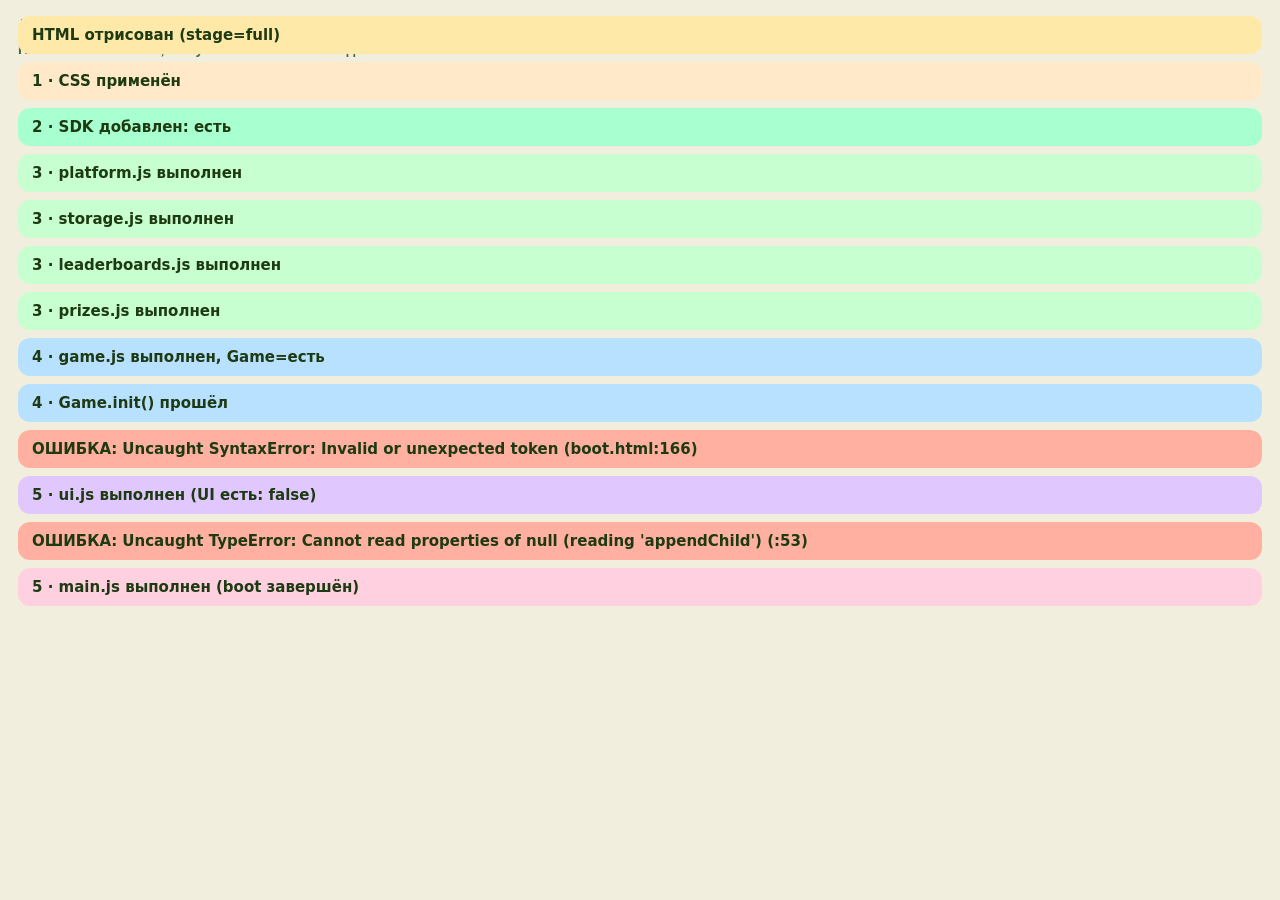
<file: boot.html>
<!DOCTYPE html>
<html lang="ru">
<head>
<meta charset="utf-8">
<meta name="viewport" content="width=device-width, initial-scale=1, viewport-fit=cover, user-scalable=no">
<meta name="theme-color" content="#59b93c">
<title>Лестница стадий — Огурчило</title>
<script>
var PARAMS = new URLSearchParams(location.search);
var STAGE = PARAMS.get('stage') || 'full';
function at(n) {
  if (STAGE === 'full') return true;
  return parseInt(STAGE, 10) >= n;
}
</script>
<script>
window.__MARKS = [];
function mark(text, color) {
  var box = document.getElementById('log');
  if (!box) { window.__MARKS.push([text, color]); return; }
  var d = document.createElement('div');
  d.style.cssText = 'margin:8px 0;padding:10px 14px;border-radius:12px;color:#1d3a12;font:800 15px -apple-system,system-ui,sans-serif;background:' + color;
  d.textContent = text;
  box.appendChild(d);
}
window.onerror = function (m, s, l) {
  mark('ОШИБКА: ' + m + ' (' + (s || '').split('/').pop() + ':' + l + ')', '#ffb0a0');
};
</script>
<script>
window.addEventListener('DOMContentLoaded', function () {
  var box = document.getElementById('log');
  for (var i = 0; i < window.__MARKS.length; i++) mark(window.__MARKS[i][0], window.__MARKS[i][1]);
  window.__MARKS = [];
});
</script>
<style>
  body { margin: 0; background: #fffdf5; font-family: -apple-system, system-ui, sans-serif; }
  #hd { padding: 16px 18px 4px; }
  #hd h1 { font-size: 18px; margin: 0 0 4px; }
  #hd p { margin: 0; color: #4a6b3a; font-weight: 600; font-size: 14px; }
  #app { position: fixed; inset: 0; overflow: hidden; }
  #log { padding: 8px 18px 24px; position: absolute; inset: 0; overflow-y: auto; box-sizing: border-box; }
</style>


<script>
if (at(1)) {
  var s = document.createElement('style');
  s.textContent = "/* Огурчило — стили. Палитра: нейтральный крем + зелёный акцент, золото для призов. */\n\n:root {\n  --bg: #f2eede;\n  --ink: #1d3a12;\n  --ink-soft: #4a6b3a;\n  --accent: #59b93c;\n  --accent-dark: #3c8f23;\n  --accent-light: #8ed46f;\n  --gold: #f4b942;\n  --card: #fffdf5;\n  --danger: #e2543f;\n}\n\n* { margin: 0; padding: 0; box-sizing: border-box; -webkit-tap-highlight-color: transparent; }\n\nhtml, body { height: 100%; }\n\nbody {\n  font-family: -apple-system, BlinkMacSystemFont, \"Segoe UI\", Roboto, sans-serif;\n  color: var(--ink);\n  background: var(--bg);\n  overscroll-behavior: none;\n  user-select: none;\n  -webkit-user-select: none;\n}\n\n#app { position: fixed; inset: 0; overflow: hidden; }\n\n/* ---------- экраны ---------- */\n.screen {\n  position: absolute; inset: 0;\n  display: none; flex-direction: column;\n  overflow-y: auto;\n}\n.screen.active { display: flex; }\n\n/* главное меню */\n#screen-start {\n  align-items: center; justify-content: center;\n  text-align: center; padding: 24px;\n  background:\n    radial-gradient(60% 40% at 18% 12%, rgba(142, 212, 111, .28), transparent 70%),\n    radial-gradient(55% 40% at 85% 88%, rgba(89, 185, 60, .20), transparent 70%),\n    var(--bg);\n}\n.start-inner { display: flex; flex-direction: column; align-items: center; gap: 14px; width: min(420px, 100%); }\n.logo-badge {\n  font-size: 84px; line-height: 1;\n  filter: drop-shadow(0 10px 0 rgba(29, 58, 18, .14));\n  animation: bob 3s ease-in-out infinite;\n}\n@keyframes bob { 0%, 100% { transform: translateY(0); } 50% { transform: translateY(-8px); } }\n\n.title { font-size: clamp(38px, 11vw, 56px); font-weight: 900; letter-spacing: -1px; line-height: 1; }\n.subtitle { color: var(--ink-soft); font-weight: 600; font-size: 15px; }\n\n.start-stats { display: flex; gap: 12px; }\n.stat {\n  display: flex; flex-direction: column; gap: 2px;\n  background: var(--card); border-radius: 16px; padding: 10px 18px;\n  box-shadow: 0 3px 0 rgba(29, 58, 18, .12);\n}\n.stat-val { font-weight: 900; font-size: 22px; }\n.stat-cap { font-size: 10px; font-weight: 800; color: var(--ink-soft); letter-spacing: 1px; text-transform: uppercase; }\n\n.hint { font-size: 12px; color: var(--ink-soft); opacity: .85; }\n\n/* ---------- кнопки ---------- */\n.btn {\n  font: inherit; font-weight: 800; color: var(--ink);\n  border: none; border-radius: 16px; cursor: pointer;\n  padding: 12px 18px; font-size: 16px;\n  transition: transform .06s ease, box-shadow .06s ease;\n}\n.btn:active { transform: translateY(3px); }\n.btn-primary {\n  background: var(--accent); color: #fffdf5;\n  box-shadow: 0 5px 0 var(--accent-dark);\n  text-shadow: 0 1px 0 rgba(18, 44, 8, .35);\n}\n.btn-primary:active { box-shadow: 0 2px 0 var(--accent-dark); }\n.btn-ghost {\n  background: var(--card);\n  box-shadow: 0 3px 0 rgba(29, 58, 18, .14);\n}\n.btn-ghost:active { box-shadow: 0 1px 0 rgba(29, 58, 18, .14); }\n.btn-big { font-size: 20px; padding: 16px 34px; letter-spacing: .5px; width: 100%; }\n.btn-wide { width: 100%; }\n.btn-small { font-size: 13px; padding: 8px 14px; border-radius: 12px; }\n.btn-icon { font-size: 18px; padding: 12px 14px; }\n\n.badge {\n  display: inline-block; min-width: 20px; margin-left: 4px;\n  background: var(--danger); color: #fffdf5;\n  border-radius: 999px; font-size: 12px; font-weight: 900;\n  padding: 1px 6px; vertical-align: middle;\n}\n\n/* ---------- игра ---------- */\n#screen-game { overflow: hidden; }\n#game-canvas { position: absolute; inset: 0; width: 100%; height: 100%; touch-action: none; display: block; }\n\n.hud {\n  position: absolute; top: 0; left: 0; right: 0;\n  display: flex; align-items: center; gap: 10px;\n  padding: calc(10px + env(safe-area-inset-top)) 12px;\n  pointer-events: none;\n}\n.hud-box {\n  display: flex; align-items: baseline; gap: 6px;\n  background: rgba(255, 253, 245, .92);\n  border-radius: 14px; padding: 8px 14px;\n  font-weight: 900; font-size: 18px;\n  box-shadow: 0 2px 0 rgba(29, 58, 18, .16);\n}\n.hud-cap { font-size: 10px; font-weight: 800; letter-spacing: 1px; text-transform: uppercase; color: var(--ink-soft); }\n.hud-timer { margin-inline: auto; font-size: 22px; }\n.hud-btn {\n  pointer-events: auto; cursor: pointer;\n  font: inherit; font-size: 18px; border: none;\n  background: rgba(255, 253, 245, .92); color: var(--ink);\n  border-radius: 14px; padding: 8px 12px;\n  box-shadow: 0 2px 0 rgba(29, 58, 18, .16);\n}\n\n.combo {\n  position: absolute; left: 50%; transform: translateX(-50%);\n  bottom: calc(20px + env(safe-area-inset-bottom));\n  width: min(240px, 64vw);\n  background: rgba(255, 253, 245, .94);\n  border-radius: 999px; padding: 8px 12px;\n  text-align: center; font-weight: 900; font-size: 14px;\n  pointer-events: none; overflow: hidden;\n  box-shadow: 0 3px 0 rgba(29, 58, 18, .16);\n}\n.combo-fill {\n  position: absolute; inset: 4px auto 4px 4px;\n  width: 0%; background: var(--gold); opacity: .4;\n  border-radius: 999px;\n}\n#combo-label { position: relative; }\n\n.tap-tip {\n  position: absolute; left: 50%; transform: translateX(-50%);\n  bottom: calc(70px + env(safe-area-inset-bottom));\n  font-weight: 900; font-size: 16px; letter-spacing: 2px;\n  color: var(--accent-dark); pointer-events: none;\n  animation: tip 2.6s ease 1s forwards;\n}\n@keyframes tip { to { opacity: 0; } }\n\n/* ---------- внутренние страницы ---------- */\n.page-head {\n  display: flex; align-items: center; gap: 10px;\n  padding: calc(12px + env(safe-area-inset-top)) 16px 8px;\n}\n.page-head h2 { font-size: 24px; font-weight: 900; letter-spacing: -.5px; }\n.btn-back {\n  font: inherit; font-weight: 900; font-size: 20px; cursor: pointer;\n  border: none; background: var(--card); color: var(--ink);\n  width: 40px; height: 40px; border-radius: 12px;\n  box-shadow: 0 3px 0 rgba(29, 58, 18, .14);\n}\n\n.tabs { display: flex; gap: 8px; padding: 4px 16px 12px; }\n.tab {\n  flex: 1; font: inherit; font-weight: 800; cursor: pointer;\n  border: none; border-radius: 12px; padding: 10px;\n  background: rgba(29, 58, 18, .08); color: var(--ink-soft);\n}\n.tab.active { background: var(--accent); color: #fffdf5; box-shadow: 0 3px 0 var(--accent-dark); }\n\n.note { padding: 10px 16px 20px; font-size: 12px; color: var(--ink-soft); }\n\n.lb-list { display: flex; flex-direction: column; gap: 8px; padding: 0 16px; }\n.lb-row {\n  display: flex; align-items: center; gap: 10px;\n  background: var(--card); border-radius: 14px; padding: 9px 12px;\n  box-shadow: 0 2px 0 rgba(29, 58, 18, .1);\n  font-weight: 700; font-size: 15px;\n}\n.lb-row.you { background: var(--accent-light); box-shadow: 0 2px 0 var(--accent-dark); }\n.lb-rank { min-width: 26px; text-align: center; font-weight: 900; }\n.lb-ava { font-size: 22px; }\n.lb-name { flex: 1; overflow: hidden; text-overflow: ellipsis; white-space: nowrap; }\n.lb-score { font-weight: 900; font-variant-numeric: tabular-nums; }\n.lb-list.mini .lb-row { padding: 6px 10px; font-size: 13px; }\n\n/* призы */\n.prize-progress {\n  margin: 0 16px 12px;\n  background: var(--card); border-radius: 16px; padding: 12px 14px;\n  box-shadow: 0 2px 0 rgba(29, 58, 18, .1);\n  font-size: 14px;\n}\n.prize-progress b { font-weight: 900; }\n.bar { height: 12px; margin-top: 10px; border-radius: 999px; background: rgba(29, 58, 18, .1); overflow: hidden; }\n.bar-fill { height: 100%; width: 0%; border-radius: 999px; background: linear-gradient(90deg, var(--accent-light), var(--accent)); transition: width .4s ease; }\n\n.prizes { display: flex; flex-direction: column; gap: 10px; padding: 0 16px; }\n.prize-card {\n  display: flex; align-items: center; gap: 12px;\n  background: var(--card); border-radius: 16px; padding: 12px;\n  box-shadow: 0 3px 0 rgba(29, 58, 18, .1);\n}\n.prize-card.locked { opacity: .55; }\n.prize-card.ready { outline: 3px solid var(--gold); outline-offset: -3px; }\n.prize-emoji { font-size: 30px; }\n.prize-info { flex: 1; min-width: 0; }\n.prize-title { font-weight: 900; font-size: 15px; }\n.prize-desc { font-size: 13px; color: var(--ink-soft); font-weight: 600; }\n.prize-partner { font-size: 11px; color: var(--ink-soft); opacity: .8; margin-top: 2px; }\n.prize-side { text-align: right; }\n.lock { font-size: 12px; font-weight: 800; color: var(--ink-soft); }\n.code {\n  display: inline-block; cursor: pointer;\n  font-family: ui-monospace, SFMono-Regular, Menlo, monospace;\n  font-size: 12px; font-weight: 800;\n  background: rgba(89, 185, 60, .16);\n  border: 1.5px dashed var(--accent-dark);\n  border-radius: 8px; padding: 5px 8px;\n}\n\n/* ---------- оверлеи, модалка, тост ---------- */\n.overlay {\n  position: absolute; inset: 0; z-index: 30;\n  display: none; align-items: center; justify-content: center;\n  background: rgba(22, 40, 12, .55);\n  padding: 20px;\n}\n.overlay.show { display: flex; }\n\n.panel {\n  width: min(360px, 100%);\n  background: var(--card); border-radius: 22px;\n  padding: 20px; text-align: center;\n  display: flex; flex-direction: column; gap: 12px;\n  max-height: 88vh; overflow-y: auto;\n  box-shadow: 0 12px 30px rgba(18, 44, 8, .3);\n  animation: pop .18s ease;\n}\n@keyframes pop { from { transform: scale(.92); opacity: .5; } }\n.panel h2 { font-size: 24px; font-weight: 900; letter-spacing: -.5px; }\n.panel h3 { font-size: 20px; font-weight: 900; }\n.panel p { color: var(--ink-soft); font-weight: 600; font-size: 14px; white-space: pre-line; }\n.panel-row { display: flex; gap: 10px; }\n.panel-row .btn { flex: 1; }\n.panel-col { display: flex; flex-direction: column; gap: 10px; }\n\n.res-grid { display: flex; gap: 12px; justify-content: center; }\n.res-item { display: flex; flex-direction: column; gap: 2px; min-width: 110px; }\n.res-val { font-size: 34px; font-weight: 900; color: var(--accent-dark); }\n.res-cap { font-size: 11px; font-weight: 800; letter-spacing: 1px; text-transform: uppercase; color: var(--ink-soft); }\n.res-best { color: var(--gold); font-weight: 800; }\n.res-rank { font-weight: 800; color: var(--ink); }\n\n#toast {\n  position: absolute; left: 50%; transform: translateX(-50%) translateY(20px);\n  bottom: calc(24px + env(safe-area-inset-bottom)); z-index: 40;\n  background: var(--ink); color: var(--card);\n  font-weight: 700; font-size: 14px;\n  border-radius: 999px; padding: 10px 18px;\n  opacity: 0; pointer-events: none;\n  transition: opacity .2s ease, transform .2s ease;\n  max-width: 86vw; text-align: center;\n}\n#toast.show { opacity: 1; transform: translateX(-50%) translateY(0); }\n\n/* аварийная строка при падении игры (см. main.js) */\n#crash-line {\n  position: absolute; top: 0; left: 0; right: 0; z-index: 50;\n  background: var(--danger); color: #fffdf5;\n  font-weight: 700; font-size: 12px;\n  padding: 6px 10px; word-break: break-word;\n  pointer-events: none;\n}\n\n/* угловой диагностический хвост: загрузка, контакты и клики (см. main.js) */\n#diag {\n  position: absolute; top: 2px; left: 6px; z-index: 60;\n  font-size: 10px; font-weight: 700; letter-spacing: .3px;\n  color: rgba(29, 58, 18, .5);\n  text-shadow: 0 1px 0 rgba(255, 253, 245, .8);\n  pointer-events: none;\n  white-space: nowrap;\n}\n\n/* доступность: соблюаем системные настройки анимации */\n@media (prefers-reduced-motion: reduce) {\n  .logo-badge, .tap-tip { animation: none; opacity: 0; }\n}\n";
  document.head.appendChild(s);
  mark('1 · CSS применён', '#ffe9c8');
}
</script>
<script>
if (at(2)) {
  try {
    var t = document.createElement('script');
    t.textContent = '// WebView\n(function () {\n  var eventHandlers = {};\n\n  var locationHash = \'\';\n  try {\n    locationHash = location.hash.toString();\n  } catch (e) {}\n\n  var initParams = urlParseHashParams(locationHash);\n  var storedParams = sessionStorageGet(\'initParams\');\n  if (storedParams) {\n    for (var key in storedParams) {\n      if (typeof initParams[key] === \'undefined\') {\n        initParams[key] = storedParams[key];\n      }\n    }\n  }\n  sessionStorageSet(\'initParams\', initParams);\n\n  var isIframe = false, iFrameStyle;\n  try {\n    isIframe = (window.parent != null && window != window.parent);\n    if (isIframe) {\n      window.addEventListener(\'message\', function (event) {\n        if (event.source !== window.parent) return;\n        try {\n          var dataParsed = JSON.parse(event.data);\n        } catch (e) {\n          return;\n        }\n        if (!dataParsed || !dataParsed.eventType) {\n          return;\n        }\n        if (dataParsed.eventType == \'set_custom_style\') {\n          if (event.origin === \'https://web.telegram.org\') {\n            iFrameStyle.innerHTML = dataParsed.eventData;\n          }\n        } else if (dataParsed.eventType == \'reload_iframe\') {\n          try {\n            window.parent.postMessage(JSON.stringify({eventType: \'iframe_will_reload\'}), \'*\');\n          } catch (e) {}\n          location.reload();\n        } else {\n          receiveEvent(dataParsed.eventType, dataParsed.eventData);\n        }\n      });\n      iFrameStyle = document.createElement(\'style\');\n      document.head.appendChild(iFrameStyle);\n      try {\n        window.parent.postMessage(JSON.stringify({eventType: \'iframe_ready\', eventData: {reload_supported: true}}), \'*\');\n      } catch (e) {}\n    }\n  } catch (e) {}\n\n  function urlSafeDecode(urlencoded) {\n    try {\n      urlencoded = urlencoded.replace(/\\+/g, \'%20\');\n      return decodeURIComponent(urlencoded);\n    } catch (e) {\n      return urlencoded;\n    }\n  }\n\n  function urlParseHashParams(locationHash) {\n    locationHash = locationHash.replace(/^#/, \'\');\n    var params = {};\n    if (!locationHash.length) {\n      return params;\n    }\n    if (locationHash.indexOf(\'=\') < 0 && locationHash.indexOf(\'?\') < 0) {\n      params._path = urlSafeDecode(locationHash);\n      return params;\n    }\n    var qIndex = locationHash.indexOf(\'?\');\n    if (qIndex >= 0) {\n      var pathParam = locationHash.substr(0, qIndex);\n      params._path = urlSafeDecode(pathParam);\n      locationHash = locationHash.substr(qIndex + 1);\n    }\n    var query_params = urlParseQueryString(locationHash);\n    for (var k in query_params) {\n      params[k] = query_params[k];\n    }\n    return params;\n  }\n\n  function urlParseQueryString(queryString) {\n    var params = {};\n    if (!queryString.length) {\n      return params;\n    }\n    var queryStringParams = queryString.split(\'&\');\n    var i, param, paramName, paramValue;\n    for (i = 0; i < queryStringParams.length; i++) {\n      param = queryStringParams[i].split(\'=\');\n      paramName = urlSafeDecode(param[0]);\n      paramValue = param[1] == null ? null : urlSafeDecode(param[1]);\n      params[paramName] = paramValue;\n    }\n    return params;\n  }\n\n  // Telegram apps will implement this logic to add service params (e.g. tgShareScoreUrl) to game URL\n  function urlAppendHashParams(url, addHash) {\n    // url looks like \'https://game.com/path?query=1#hash\'\n    // addHash looks like \'tgShareScoreUrl=\' + encodeURIComponent(\'tgb://share_game_score?hash=very_long_hash123\')\n\n    var ind = url.indexOf(\'#\');\n    if (ind < 0) {\n      // https://game.com/path -> https://game.com/path#tgShareScoreUrl=etc\n      return url + \'#\' + addHash;\n    }\n    var curHash = url.substr(ind + 1);\n    if (curHash.indexOf(\'=\') >= 0 || curHash.indexOf(\'?\') >= 0) {\n      // https://game.com/#hash=1 -> https://game.com/#hash=1&tgShareScoreUrl=etc\n      // https://game.com/#path?query -> https://game.com/#path?query&tgShareScoreUrl=etc\n      return url + \'&\' + addHash;\n    }\n    // https://game.com/#hash -> https://game.com/#hash?tgShareScoreUrl=etc\n    if (curHash.length > 0) {\n      return url + \'?\' + addHash;\n    }\n    // https://game.com/# -> https://game.com/#tgShareScoreUrl=etc\n    return url + addHash;\n  }\n\n  function postEvent(eventType, callback, eventData) {\n    if (!callback) {\n      callback = function () {};\n    }\n    if (eventData === undefined) {\n      eventData = \'\';\n    }\n    console.log(\'[Telegram.WebView] > postEvent\', eventType, eventData);\n\n    if (window.TelegramWebviewProxy !== undefined) {\n      TelegramWebviewProxy.postEvent(eventType, JSON.stringify(eventData));\n      callback();\n    }\n    else if (window.external && \'notify\' in window.external) {\n      window.external.notify(JSON.stringify({eventType: eventType, eventData: eventData}));\n      callback();\n    }\n    else if (isIframe) {\n      try {\n        var trustedTarget = \'https://web.telegram.org\';\n        // For now we don\'t restrict target, for testing purposes\n        trustedTarget = \'*\';\n        window.parent.postMessage(JSON.stringify({eventType: eventType, eventData: eventData}), trustedTarget);\n        callback();\n      } catch (e) {\n        callback(e);\n      }\n    }\n    else {\n      callback({notAvailable: true});\n    }\n  };\n\n  function receiveEvent(eventType, eventData) {\n    console.log(\'[Telegram.WebView] < receiveEvent\', eventType, eventData);\n    callEventCallbacks(eventType, function(callback) {\n      callback(eventType, eventData);\n    });\n  }\n\n  function callEventCallbacks(eventType, func) {\n    var curEventHandlers = eventHandlers[eventType];\n    if (curEventHandlers === undefined ||\n        !curEventHandlers.length) {\n      return;\n    }\n    for (var i = 0; i < curEventHandlers.length; i++) {\n      try {\n        func(curEventHandlers[i]);\n      } catch (e) {}\n    }\n  }\n\n  function onEvent(eventType, callback) {\n    if (eventHandlers[eventType] === undefined) {\n      eventHandlers[eventType] = [];\n    }\n    var index = eventHandlers[eventType].indexOf(callback);\n    if (index === -1) {\n      eventHandlers[eventType].push(callback);\n    }\n  };\n\n  function offEvent(eventType, callback) {\n    if (eventHandlers[eventType] === undefined) {\n      return;\n    }\n    var index = eventHandlers[eventType].indexOf(callback);\n    if (index === -1) {\n      return;\n    }\n    eventHandlers[eventType].splice(index, 1);\n  };\n\n  function openProtoUrl(url) {\n    if (!url.match(/^(web\\+)?tgb?:\\/\\/./)) {\n      return false;\n    }\n    var useIframe = navigator.userAgent.match(/iOS|iPhone OS|iPhone|iPod|iPad/i) ? true : false;\n    if (useIframe) {\n      var iframeContEl = document.getElementById(\'tgme_frame_cont\') || document.body;\n      var iframeEl = document.createElement(\'iframe\');\n      iframeContEl.appendChild(iframeEl);\n      var pageHidden = false;\n      var enableHidden = function () {\n        pageHidden = true;\n      };\n      window.addEventListener(\'pagehide\', enableHidden, false);\n      window.addEventListener(\'blur\', enableHidden, false);\n      if (iframeEl !== null) {\n        iframeEl.src = url;\n      }\n      setTimeout(function() {\n        if (!pageHidden) {\n          window.location = url;\n        }\n        window.removeEventListener(\'pagehide\', enableHidden, false);\n        window.removeEventListener(\'blur\', enableHidden, false);\n      }, 2000);\n    }\n    else {\n      window.location = url;\n    }\n    return true;\n  }\n\n  function sessionStorageSet(key, value) {\n    try {\n      window.sessionStorage.setItem(\'__telegram__\' + key, JSON.stringify(value));\n      return true;\n    } catch(e) {}\n    return false;\n  }\n  function sessionStorageGet(key) {\n    try {\n      return JSON.parse(window.sessionStorage.getItem(\'__telegram__\' + key));\n    } catch(e) {}\n    return null;\n  }\n\n  if (!window.Telegram) {\n    window.Telegram = {};\n  }\n  window.Telegram.WebView = {\n    initParams: initParams,\n    isIframe: isIframe,\n    onEvent: onEvent,\n    offEvent: offEvent,\n    postEvent: postEvent,\n    receiveEvent: receiveEvent,\n    callEventCallbacks: callEventCallbacks\n  };\n\n  window.Telegram.Utils = {\n    urlSafeDecode: urlSafeDecode,\n    urlParseQueryString: urlParseQueryString,\n    urlParseHashParams: urlParseHashParams,\n    urlAppendHashParams: urlAppendHashParams,\n    sessionStorageSet: sessionStorageSet,\n    sessionStorageGet: sessionStorageGet\n  };\n\n  // For Windows Phone app\n  window.TelegramGameProxy_receiveEvent = receiveEvent;\n\n  // App backward compatibility\n  window.TelegramGameProxy = {\n    receiveEvent: receiveEvent\n  };\n})();\n\n// WebApp\n(function () {\n  var Utils = window.Telegram.Utils;\n  var WebView = window.Telegram.WebView;\n  var initParams = WebView.initParams;\n  var isIframe = WebView.isIframe;\n\n  var WebApp = {};\n  var webAppInitData = \'\', webAppInitDataUnsafe = {};\n  var themeParams = {}, colorScheme = \'light\';\n  var webAppVersion = \'6.0\';\n  var webAppPlatform = \'unknown\';\n  var webAppIsActive = true;\n  var webAppIsFullscreen = false;\n  var webAppIsOrientationLocked = false;\n  var webAppBackgroundColor = \'bg_color\';\n  var webAppHeaderColorKey = \'bg_color\';\n  var webAppHeaderColor = null;\n\n  if (initParams.tgWebAppData && initParams.tgWebAppData.length) {\n    webAppInitData = initParams.tgWebAppData;\n    webAppInitDataUnsafe = Utils.urlParseQueryString(webAppInitData);\n    for (var key in webAppInitDataUnsafe) {\n      var val = webAppInitDataUnsafe[key];\n      try {\n        if (val.substr(0, 1) == \'{\' && val.substr(-1) == \'}\' ||\n            val.substr(0, 1) == \'[\' && val.substr(-1) == \']\') {\n          webAppInitDataUnsafe[key] = JSON.parse(val);\n        }\n      } catch (e) {}\n    }\n  }\n  var stored_theme_params = Utils.sessionStorageGet(\'themeParams\');\n  if (initParams.tgWebAppThemeParams && initParams.tgWebAppThemeParams.length) {\n    var themeParamsRaw = initParams.tgWebAppThemeParams;\n    try {\n      var theme_params = JSON.parse(themeParamsRaw);\n      if (theme_params) {\n        setThemeParams(theme_params);\n      }\n    } catch (e) {}\n  }\n  if (stored_theme_params) {\n    setThemeParams(stored_theme_params);\n  }\n  var stored_def_colors = Utils.sessionStorageGet(\'defaultColors\');\n  if (initParams.tgWebAppDefaultColors && initParams.tgWebAppDefaultColors.length) {\n    var defColorsRaw = initParams.tgWebAppDefaultColors;\n    try {\n      var def_colors = JSON.parse(defColorsRaw);\n      if (def_colors) {\n        setDefaultColors(def_colors);\n      }\n    } catch (e) {}\n  }\n  if (stored_def_colors) {\n    setDefaultColors(stored_def_colors);\n  }\n  if (initParams.tgWebAppVersion) {\n    webAppVersion = initParams.tgWebAppVersion;\n  }\n  if (initParams.tgWebAppPlatform) {\n    webAppPlatform = initParams.tgWebAppPlatform;\n  }\n\n  var stored_fullscreen = Utils.sessionStorageGet(\'isFullscreen\');\n  if (initParams.tgWebAppFullscreen) {\n    setFullscreen(true);\n  }\n  if (stored_fullscreen) {\n    setFullscreen(stored_fullscreen == \'yes\');\n  }\n\n  var stored_orientation_lock = Utils.sessionStorageGet(\'isOrientationLocked\');\n  if (stored_orientation_lock) {\n    setOrientationLock(stored_orientation_lock == \'yes\');\n  }\n\n  function onThemeChanged(eventType, eventData) {\n    if (eventData.theme_params) {\n      setThemeParams(eventData.theme_params);\n      window.Telegram.WebApp.MainButton.setParams({});\n      window.Telegram.WebApp.SecondaryButton.setParams({});\n      updateHeaderColor();\n      updateBackgroundColor();\n      updateBottomBarColor();\n      receiveWebViewEvent(\'themeChanged\');\n    }\n  }\n\n  var lastWindowHeight = window.innerHeight;\n  function onViewportChanged(eventType, eventData) {\n    if (eventData.height) {\n      window.removeEventListener(\'resize\', onWindowResize);\n      setViewportHeight(eventData);\n    }\n  }\n\n  function onWindowResize(e) {\n    if (lastWindowHeight != window.innerHeight) {\n      lastWindowHeight = window.innerHeight;\n      receiveWebViewEvent(\'viewportChanged\', {\n        isStateStable: true\n      });\n    }\n  }\n\n  function onSafeAreaChanged(eventType, eventData) {\n    if (eventData) {\n      setSafeAreaInset(eventData);\n    }\n  }\n  function onContentSafeAreaChanged(eventType, eventData) {\n    if (eventData) {\n      setContentSafeAreaInset(eventData);\n    }\n  }\n\n  function onVisibilityChanged(eventType, eventData) {\n    if (eventData.is_visible) {\n      webAppIsActive = true;\n      receiveWebViewEvent(\'activated\');\n    } else {\n      webAppIsActive = false;\n      receiveWebViewEvent(\'deactivated\');\n    }\n  }\n\n  function linkHandler(e) {\n    if (e.metaKey || e.ctrlKey) return;\n    var el = e.target;\n    while (el.tagName != \'A\' && el.parentNode) {\n      el = el.parentNode;\n    }\n    if (el.tagName == \'A\' &&\n        el.target != \'_blank\' &&\n        (el.protocol == \'http:\' || el.protocol == \'https:\') &&\n        isTmeHostname(el.hostname)) {\n      WebApp.openTelegramLink(el.href);\n      e.preventDefault();\n    }\n  }\n\n  function strTrim(str) {\n    return str.toString().replace(/^\\s+|\\s+$/g, \'\');\n  }\n\n  function isTmeHostname(hostname) {\n    hostname = hostname.toString().toLowerCase();\n    return hostname == \'t.me\' || hostname == \'telegram.me\';\n  }\n\n  function receiveWebViewEvent(eventType) {\n    var args = Array.prototype.slice.call(arguments);\n    eventType = args.shift();\n    WebView.callEventCallbacks(\'webview:\' + eventType, function(callback) {\n      callback.apply(WebApp, args);\n    });\n  }\n\n  function onWebViewEvent(eventType, callback) {\n    WebView.onEvent(\'webview:\' + eventType, callback);\n  };\n\n  function offWebViewEvent(eventType, callback) {\n    WebView.offEvent(\'webview:\' + eventType, callback);\n  };\n\n  function setCssProperty(name, value) {\n    var root = document.documentElement;\n    if (root && root.style && root.style.setProperty) {\n      root.style.setProperty(\'--tg-\' + name, value);\n    }\n  }\n\n  function setFullscreen(is_fullscreen) {\n    webAppIsFullscreen = !!is_fullscreen;\n    Utils.sessionStorageSet(\'isFullscreen\', webAppIsFullscreen ? \'yes\' : \'no\');\n  }\n\n  function setOrientationLock(is_locked) {\n    webAppIsOrientationLocked = !!is_locked;\n    Utils.sessionStorageSet(\'isOrientationLocked\', webAppIsOrientationLocked ? \'yes\' : \'no\');\n  }\n\n  function setThemeParams(theme_params) {\n    // temp iOS fix\n    if (theme_params.bg_color == \'#1c1c1d\' &&\n        theme_params.bg_color == theme_params.secondary_bg_color) {\n      theme_params.secondary_bg_color = \'#2c2c2e\';\n    }\n    var color;\n    for (var key in theme_params) {\n      if (color = parseColorToHex(theme_params[key])) {\n        themeParams[key] = color;\n        if (key == \'bg_color\') {\n          colorScheme = isColorDark(color) ? \'dark\' : \'light\'\n          setCssProperty(\'color-scheme\', colorScheme);\n        }\n        key = \'theme-\' + key.split(\'_\').join(\'-\');\n        setCssProperty(key, color);\n      }\n    }\n    Utils.sessionStorageSet(\'themeParams\', themeParams);\n  }\n\n  function setDefaultColors(def_colors) {\n    if (colorScheme == \'dark\') {\n      if (def_colors.bg_dark_color) {\n        webAppBackgroundColor = def_colors.bg_dark_color;\n      }\n      if (def_colors.header_dark_color) {\n        webAppHeaderColorKey = null;\n        webAppHeaderColor = def_colors.header_dark_color;\n      }\n    } else {\n      if (def_colors.bg_color) {\n        webAppBackgroundColor = def_colors.bg_color;\n      }\n      if (def_colors.header_color) {\n        webAppHeaderColorKey = null;\n        webAppHeaderColor = def_colors.header_color;\n      }\n    }\n    Utils.sessionStorageSet(\'defaultColors\', def_colors);\n  }\n\n  var webAppCallbacks = {};\n  function generateCallbackId(len) {\n    var tries = 100;\n    while (--tries) {\n      var id = \'\', chars = \'abcdefghijklmnopqrstuvwxyzABCDEFGHIJKLMNOPQRSTUVWXYZ0123456789\', chars_len = chars.length;\n      for (var i = 0; i < len; i++) {\n        id += chars[Math.floor(Math.random() * chars_len)];\n      }\n      if (!webAppCallbacks[id]) {\n        webAppCallbacks[id] = {};\n        return id;\n      }\n    }\n    throw Error(\'WebAppCallbackIdGenerateFailed\');\n  }\n\n  var viewportHeight = false, viewportStableHeight = false, isExpanded = true;\n  function setViewportHeight(data) {\n    if (typeof data !== \'undefined\') {\n      isExpanded = !!data.is_expanded;\n      viewportHeight = data.height;\n      if (data.is_state_stable) {\n        viewportStableHeight = data.height;\n      }\n      receiveWebViewEvent(\'viewportChanged\', {\n        isStateStable: !!data.is_state_stable\n      });\n    }\n    var height, stable_height;\n    if (viewportHeight !== false) {\n      height = (viewportHeight - bottomBarHeight) + \'px\';\n    } else {\n      height = bottomBarHeight ? \'calc(100vh - \' + bottomBarHeight + \'px)\' : \'100vh\';\n    }\n    if (viewportStableHeight !== false) {\n      stable_height = (viewportStableHeight - bottomBarHeight) + \'px\';\n    } else {\n      stable_height = bottomBarHeight ? \'calc(100vh - \' + bottomBarHeight + \'px)\' : \'100vh\';\n    }\n    setCssProperty(\'viewport-height\', height);\n    setCssProperty(\'viewport-stable-height\', stable_height);\n  }\n\n  var safeAreaInset = {top: 0, bottom: 0, left: 0, right: 0};\n  function setSafeAreaInset(data) {\n    if (typeof data !== \'undefined\') {\n      if (typeof data.top !== \'undefined\') {\n        safeAreaInset.top = data.top;\n      }\n      if (typeof data.bottom !== \'undefined\') {\n        safeAreaInset.bottom = data.bottom;\n      }\n      if (typeof data.left !== \'undefined\') {\n        safeAreaInset.left = data.left;\n      }\n      if (typeof data.right !== \'undefined\') {\n        safeAreaInset.right = data.right;\n      }\n      receiveWebViewEvent(\'safeAreaChanged\');\n    }\n    setCssProperty(\'safe-area-inset-top\', safeAreaInset.top + \'px\');\n    setCssProperty(\'safe-area-inset-bottom\', safeAreaInset.bottom + \'px\');\n    setCssProperty(\'safe-area-inset-left\', safeAreaInset.left + \'px\');\n    setCssProperty(\'safe-area-inset-right\', safeAreaInset.right + \'px\');\n  }\n\n  var contentSafeAreaInset = {top: 0, bottom: 0, left: 0, right: 0};\n  function setContentSafeAreaInset(data) {\n    if (typeof data !== \'undefined\') {\n      if (typeof data.top !== \'undefined\') {\n        contentSafeAreaInset.top = data.top;\n      }\n      if (typeof data.bottom !== \'undefined\') {\n        contentSafeAreaInset.bottom = data.bottom;\n      }\n      if (typeof data.left !== \'undefined\') {\n        contentSafeAreaInset.left = data.left;\n      }\n      if (typeof data.right !== \'undefined\') {\n        contentSafeAreaInset.right = data.right;\n      }\n      receiveWebViewEvent(\'contentSafeAreaChanged\');\n    }\n    setCssProperty(\'content-safe-area-inset-top\', contentSafeAreaInset.top + \'px\');\n    setCssProperty(\'content-safe-area-inset-bottom\', contentSafeAreaInset.bottom + \'px\');\n    setCssProperty(\'content-safe-area-inset-left\', contentSafeAreaInset.left + \'px\');\n    setCssProperty(\'content-safe-area-inset-right\', contentSafeAreaInset.right + \'px\');\n  }\n\n  var isClosingConfirmationEnabled = false;\n  function setClosingConfirmation(need_confirmation) {\n    if (!versionAtLeast(\'6.2\')) {\n      console.warn(\'[Telegram.WebApp] Closing confirmation is not supported in version \' + webAppVersion);\n      return;\n    }\n    isClosingConfirmationEnabled = !!need_confirmation;\n    WebView.postEvent(\'web_app_setup_closing_behavior\', false, {need_confirmation: isClosingConfirmationEnabled});\n  }\n\n  var isVerticalSwipesEnabled = true;\n  function toggleVerticalSwipes(enable_swipes) {\n    if (!versionAtLeast(\'7.7\')) {\n      console.warn(\'[Telegram.WebApp] Changing swipes behavior is not supported in version \' + webAppVersion);\n      return;\n    }\n    isVerticalSwipesEnabled = !!enable_swipes;\n    WebView.postEvent(\'web_app_setup_swipe_behavior\', false, {allow_vertical_swipe: isVerticalSwipesEnabled});\n  }\n\n  function onFullscreenChanged(eventType, eventData) {\n    setFullscreen(eventData.is_fullscreen);\n    receiveWebViewEvent(\'fullscreenChanged\');\n  }\n  function onFullscreenFailed(eventType, eventData) {\n    if (eventData.error == \'ALREADY_FULLSCREEN\' && !webAppIsFullscreen) {\n      setFullscreen(true);\n    }\n    receiveWebViewEvent(\'fullscreenFailed\', {\n      error: eventData.error\n    });\n  }\n\n  function toggleOrientationLock(locked) {\n    if (!versionAtLeast(\'8.0\')) {\n      console.warn(\'[Telegram.WebApp] Orientation locking is not supported in version \' + webAppVersion);\n      return;\n    }\n    setOrientationLock(locked);\n    WebView.postEvent(\'web_app_toggle_orientation_lock\', false, {locked: webAppIsOrientationLocked});\n  }\n\n  var homeScreenCallbacks = [];\n  function onHomeScreenAdded(eventType, eventData) {\n    receiveWebViewEvent(\'homeScreenAdded\');\n  }\n  function onHomeScreenChecked(eventType, eventData) {\n    var status = eventData.status || \'unknown\';\n    if (homeScreenCallbacks.length > 0) {\n      for (var i = 0; i < homeScreenCallbacks.length; i++) {\n        var callback = homeScreenCallbacks[i];\n        callback(status);\n      }\n      homeScreenCallbacks = [];\n    }\n    receiveWebViewEvent(\'homeScreenChecked\', {\n      status: status\n    });\n  }\n\n  var WebAppShareMessageOpened = false;\n  function onPreparedMessageSent(eventType, eventData) {\n    if (WebAppShareMessageOpened) {\n      var requestData = WebAppShareMessageOpened;\n      WebAppShareMessageOpened = false;\n      if (requestData.callback) {\n        requestData.callback(true);\n      }\n      receiveWebViewEvent(\'shareMessageSent\');\n    }\n  }\n  function onPreparedMessageFailed(eventType, eventData) {\n    if (WebAppShareMessageOpened) {\n      var requestData = WebAppShareMessageOpened;\n      WebAppShareMessageOpened = false;\n      if (requestData.callback) {\n        requestData.callback(false);\n      }\n      receiveWebViewEvent(\'shareMessageFailed\', {\n        error: eventData.error\n      });\n    }\n  }\n\n  var WebAppRequestChatOpened = false;\n  function onRequestedChatSent(eventType, eventData) {\n    if (WebAppRequestChatOpened) {\n      var requestData = WebAppRequestChatOpened;\n      WebAppRequestChatOpened = false;\n      if (requestData.callback) {\n        requestData.callback(true);\n      }\n      receiveWebViewEvent(\'requestedChatSent\');\n    }\n  }\n  function onRequestedChatFailed(eventType, eventData) {\n    if (WebAppRequestChatOpened) {\n      var requestData = WebAppRequestChatOpened;\n      WebAppRequestChatOpened = false;\n      if (requestData.callback) {\n        requestData.callback(false);\n      }\n      receiveWebViewEvent(\'requestedChatFailed\', {\n        error: eventData.error\n      });\n    }\n  }\n\n  var WebAppEmojiStatusRequested = false;\n  function onEmojiStatusSet(eventType, eventData) {\n    if (WebAppEmojiStatusRequested) {\n      var requestData = WebAppEmojiStatusRequested;\n      WebAppEmojiStatusRequested = false;\n      if (requestData.callback) {\n        requestData.callback(true);\n      }\n      receiveWebViewEvent(\'emojiStatusSet\');\n    }\n  }\n  function onEmojiStatusFailed(eventType, eventData) {\n    if (WebAppEmojiStatusRequested) {\n      var requestData = WebAppEmojiStatusRequested;\n      WebAppEmojiStatusRequested = false;\n      if (requestData.callback) {\n        requestData.callback(false);\n      }\n      receiveWebViewEvent(\'emojiStatusFailed\', {\n        error: eventData.error\n      });\n    }\n  }\n  var WebAppEmojiStatusAccessRequested = false;\n  function onEmojiStatusAccessRequested(eventType, eventData) {\n    if (WebAppEmojiStatusAccessRequested) {\n      var requestData = WebAppEmojiStatusAccessRequested;\n      WebAppEmojiStatusAccessRequested = false;\n      if (requestData.callback) {\n        requestData.callback(eventData.status == \'allowed\');\n      }\n      receiveWebViewEvent(\'emojiStatusAccessRequested\', {\n        status: eventData.status\n      });\n    }\n  }\n\n  var webAppPopupOpened = false;\n  function onPopupClosed(eventType, eventData) {\n    if (webAppPopupOpened) {\n      var popupData = webAppPopupOpened;\n      webAppPopupOpened = false;\n      var button_id = null;\n      if (typeof eventData.button_id !== \'undefined\') {\n        button_id = eventData.button_id;\n      }\n      if (popupData.callback) {\n        popupData.callback(button_id);\n      }\n      receiveWebViewEvent(\'popupClosed\', {\n        button_id: button_id\n      });\n    }\n  }\n\n\n  function getHeaderColor() {\n    if (webAppHeaderColorKey == \'secondary_bg_color\') {\n      return themeParams.secondary_bg_color;\n    } else if (webAppHeaderColorKey == \'bg_color\') {\n      return themeParams.bg_color;\n    }\n    return webAppHeaderColor;\n  }\n  function setHeaderColor(color) {\n    if (!versionAtLeast(\'6.1\')) {\n      console.warn(\'[Telegram.WebApp] Header color is not supported in version \' + webAppVersion);\n      return;\n    }\n    if (!versionAtLeast(\'6.9\')) {\n      if (themeParams.bg_color &&\n          themeParams.bg_color == color) {\n        color = \'bg_color\';\n      } else if (themeParams.secondary_bg_color &&\n                 themeParams.secondary_bg_color == color) {\n        color = \'secondary_bg_color\';\n      }\n    }\n    var head_color = null, color_key = null;\n    if (color == \'bg_color\' || color == \'secondary_bg_color\') {\n      color_key = color;\n    } else if (versionAtLeast(\'6.9\')) {\n      head_color = parseColorToHex(color);\n      if (!head_color) {\n        console.error(\'[Telegram.WebApp] Header color format is invalid\', color);\n        throw Error(\'WebAppHeaderColorInvalid\');\n      }\n    }\n    if (!versionAtLeast(\'6.9\') &&\n        color_key != \'bg_color\' &&\n        color_key != \'secondary_bg_color\') {\n      console.error(\'[Telegram.WebApp] Header color key should be one of Telegram.WebApp.themeParams.bg_color, Telegram.WebApp.themeParams.secondary_bg_color, \\\'bg_color\\\', \\\'secondary_bg_color\\\'\', color);\n      throw Error(\'WebAppHeaderColorKeyInvalid\');\n    }\n    webAppHeaderColorKey = color_key;\n    webAppHeaderColor = head_color;\n    updateHeaderColor();\n  }\n  var appHeaderColorKey = null, appHeaderColor = null;\n  function updateHeaderColor() {\n    if (appHeaderColorKey != webAppHeaderColorKey ||\n        appHeaderColor != webAppHeaderColor) {\n      appHeaderColorKey = webAppHeaderColorKey;\n      appHeaderColor = webAppHeaderColor;\n      if (appHeaderColor) {\n        WebView.postEvent(\'web_app_set_header_color\', false, {color: webAppHeaderColor});\n      } else {\n        WebView.postEvent(\'web_app_set_header_color\', false, {color_key: webAppHeaderColorKey});\n      }\n    }\n  }\n\n  function getBackgroundColor() {\n    if (webAppBackgroundColor == \'secondary_bg_color\') {\n      return themeParams.secondary_bg_color;\n    } else if (webAppBackgroundColor == \'bg_color\') {\n      return themeParams.bg_color;\n    }\n    return webAppBackgroundColor;\n  }\n  function setBackgroundColor(color) {\n    if (!versionAtLeast(\'6.1\')) {\n      console.warn(\'[Telegram.WebApp] Background color is not supported in version \' + webAppVersion);\n      return;\n    }\n    var bg_color;\n    if (color == \'bg_color\' || color == \'secondary_bg_color\') {\n      bg_color = color;\n    } else {\n      bg_color = parseColorToHex(color);\n      if (!bg_color) {\n        console.error(\'[Telegram.WebApp] Background color format is invalid\', color);\n        throw Error(\'WebAppBackgroundColorInvalid\');\n      }\n    }\n    webAppBackgroundColor = bg_color;\n    updateBackgroundColor();\n  }\n  var appBackgroundColor = null;\n  function updateBackgroundColor() {\n    var color = getBackgroundColor();\n    if (appBackgroundColor != color) {\n      appBackgroundColor = color;\n      WebView.postEvent(\'web_app_set_background_color\', false, {color: color});\n    }\n  }\n\n  var bottomBarColor = \'bottom_bar_bg_color\';\n  function getBottomBarColor() {\n    if (bottomBarColor == \'bottom_bar_bg_color\') {\n      return themeParams.bottom_bar_bg_color || themeParams.secondary_bg_color || \'#ffffff\';\n    } else if (bottomBarColor == \'secondary_bg_color\') {\n      return themeParams.secondary_bg_color;\n    } else if (bottomBarColor == \'bg_color\') {\n      return themeParams.bg_color;\n    }\n    return bottomBarColor;\n  }\n  function setBottomBarColor(color) {\n    if (!versionAtLeast(\'7.10\')) {\n      console.warn(\'[Telegram.WebApp] Bottom bar color is not supported in version \' + webAppVersion);\n      return;\n    }\n    var bg_color;\n    if (color == \'bg_color\' || color == \'secondary_bg_color\' || color == \'bottom_bar_bg_color\') {\n      bg_color = color;\n    } else {\n      bg_color = parseColorToHex(color);\n      if (!bg_color) {\n        console.error(\'[Telegram.WebApp] Bottom bar color format is invalid\', color);\n        throw Error(\'WebAppBottomBarColorInvalid\');\n      }\n    }\n    bottomBarColor = bg_color;\n    updateBottomBarColor();\n    window.Telegram.WebApp.SecondaryButton.setParams({});\n  }\n  var appBottomBarColor = null;\n  function updateBottomBarColor() {\n    var color = getBottomBarColor();\n    if (appBottomBarColor != color) {\n      appBottomBarColor = color;\n      WebView.postEvent(\'web_app_set_bottom_bar_color\', false, {color: color});\n    }\n    if (initParams.tgWebAppDebug) {\n      updateDebugBottomBar();\n    }\n  }\n\n\n  function parseColorToHex(color) {\n    color += \'\';\n    var match;\n    if (match = /^\\s*#([0-9a-f]{6})\\s*$/i.exec(color)) {\n      return \'#\' + match[1].toLowerCase();\n    }\n    else if (match = /^\\s*#([0-9a-f])([0-9a-f])([0-9a-f])\\s*$/i.exec(color)) {\n      return (\'#\' + match[1] + match[1] + match[2] + match[2] + match[3] + match[3]).toLowerCase();\n    }\n    else if (match = /^\\s*rgba?\\((\\d+),\\s*(\\d+),\\s*(\\d+)(?:,\\s*(\\d+\\.{0,1}\\d*))?\\)\\s*$/.exec(color)) {\n      var r = parseInt(match[1]), g = parseInt(match[2]), b = parseInt(match[3]);\n      r = (r < 16 ? \'0\' : \'\') + r.toString(16);\n      g = (g < 16 ? \'0\' : \'\') + g.toString(16);\n      b = (b < 16 ? \'0\' : \'\') + b.toString(16);\n      return \'#\' + r + g + b;\n    }\n    return false;\n  }\n\n  function isColorDark(rgb) {\n    rgb = rgb.replace(/[\\s#]/g, \'\');\n    if (rgb.length == 3) {\n      rgb = rgb[0] + rgb[0] + rgb[1] + rgb[1] + rgb[2] + rgb[2];\n    }\n    var r = parseInt(rgb.substr(0, 2), 16);\n    var g = parseInt(rgb.substr(2, 2), 16);\n    var b = parseInt(rgb.substr(4, 2), 16);\n    var hsp = Math.sqrt(0.299 * (r * r) + 0.587 * (g * g) + 0.114 * (b * b));\n    return hsp < 120;\n  }\n\n  function versionCompare(v1, v2) {\n    if (typeof v1 !== \'string\') v1 = \'\';\n    if (typeof v2 !== \'string\') v2 = \'\';\n    v1 = v1.replace(/^\\s+|\\s+$/g, \'\').split(\'.\');\n    v2 = v2.replace(/^\\s+|\\s+$/g, \'\').split(\'.\');\n    var a = Math.max(v1.length, v2.length), i, p1, p2;\n    for (i = 0; i < a; i++) {\n      p1 = parseInt(v1[i]) || 0;\n      p2 = parseInt(v2[i]) || 0;\n      if (p1 == p2) continue;\n      if (p1 > p2) return 1;\n      return -1;\n    }\n    return 0;\n  }\n\n  function versionAtLeast(ver) {\n    return versionCompare(webAppVersion, ver) >= 0;\n  }\n\n  function byteLength(str) {\n    if (window.Blob) {\n      try { return new Blob([str]).size; } catch (e) {}\n    }\n    var s = str.length;\n    for (var i=str.length-1; i>=0; i--) {\n      var code = str.charCodeAt(i);\n      if (code > 0x7f && code <= 0x7ff) s++;\n      else if (code > 0x7ff && code <= 0xffff) s+=2;\n      if (code >= 0xdc00 && code <= 0xdfff) i--;\n    }\n    return s;\n  }\n\n  var BackButton = (function() {\n    var isVisible = false;\n\n    var backButton = {};\n    Object.defineProperty(backButton, \'isVisible\', {\n      set: function(val){ setParams({is_visible: val}); },\n      get: function(){ return isVisible; },\n      enumerable: true\n    });\n\n    var curButtonState = null;\n\n    WebView.onEvent(\'back_button_pressed\', onBackButtonPressed);\n\n    function onBackButtonPressed() {\n      receiveWebViewEvent(\'backButtonClicked\');\n    }\n\n    function buttonParams() {\n      return {is_visible: isVisible};\n    }\n\n    function buttonState(btn_params) {\n      if (typeof btn_params === \'undefined\') {\n        btn_params = buttonParams();\n      }\n      return JSON.stringify(btn_params);\n    }\n\n    function buttonCheckVersion() {\n      if (!versionAtLeast(\'6.1\')) {\n        console.warn(\'[Telegram.WebApp] BackButton is not supported in version \' + webAppVersion);\n        return false;\n      }\n      return true;\n    }\n\n    function updateButton() {\n      var btn_params = buttonParams();\n      var btn_state = buttonState(btn_params);\n      if (curButtonState === btn_state) {\n        return;\n      }\n      curButtonState = btn_state;\n      WebView.postEvent(\'web_app_setup_back_button\', false, btn_params);\n    }\n\n    function setParams(params) {\n      if (!buttonCheckVersion()) {\n        return backButton;\n      }\n      if (typeof params.is_visible !== \'undefined\') {\n        isVisible = !!params.is_visible;\n      }\n      updateButton();\n      return backButton;\n    }\n\n    backButton.onClick = function(callback) {\n      if (buttonCheckVersion()) {\n        onWebViewEvent(\'backButtonClicked\', callback);\n      }\n      return backButton;\n    };\n    backButton.offClick = function(callback) {\n      if (buttonCheckVersion()) {\n        offWebViewEvent(\'backButtonClicked\', callback);\n      }\n      return backButton;\n    };\n    backButton.show = function() {\n      return setParams({is_visible: true});\n    };\n    backButton.hide = function() {\n      return setParams({is_visible: false});\n    };\n    return backButton;\n  })();\n\n  var debugBottomBar = null, debugBottomBarBtns = {}, bottomBarHeight = 0;\n  if (initParams.tgWebAppDebug) {\n    debugBottomBar = document.createElement(\'tg-bottom-bar\');\n    var debugBottomBarStyle = {\n      display: \'flex\',\n      gap: \'7px\',\n      font: \'600 14px/18px sans-serif\',\n      width: \'100%\',\n      background: getBottomBarColor(),\n      position: \'fixed\',\n      left: \'0\',\n      right: \'0\',\n      bottom: \'0\',\n      margin: \'0\',\n      padding: \'7px\',\n      textAlign: \'center\',\n      boxSizing: \'border-box\',\n      zIndex: \'10000\'\n    };\n    for (var k in debugBottomBarStyle) {\n      debugBottomBar.style[k] = debugBottomBarStyle[k];\n    }\n    document.addEventListener(\'DOMContentLoaded\', function onDomLoaded(event) {\n      document.removeEventListener(\'DOMContentLoaded\', onDomLoaded);\n      document.body.appendChild(debugBottomBar);\n    });\n    var animStyle = document.createElement(\'style\');\n    animStyle.innerHTML = \'tg-bottom-button.shine { position: relative; overflow: hidden; } tg-bottom-button.shine:before { content:""; position: absolute; top: 0; width: 100%; height: 100%; background: linear-gradient(120deg, transparent, rgba(255, 255, 255, .2), transparent); animation: tg-bottom-button-shine 5s ease-in-out infinite; } @-webkit-keyframes tg-bottom-button-shine { 0% {left: -100%;} 12%,100% {left: 100%}} @keyframes tg-bottom-button-shine { 0% {left: -100%;} 12%,100% {left: 100%}}\';\n    debugBottomBar.appendChild(animStyle);\n  }\n  function updateDebugBottomBar() {\n    var mainBtn = debugBottomBarBtns.main._bottomButton;\n    var secondaryBtn = debugBottomBarBtns.secondary._bottomButton;\n    if (mainBtn.isVisible || secondaryBtn.isVisible) {\n      debugBottomBar.style.display = \'flex\';\n      bottomBarHeight = 58;\n      if (mainBtn.isVisible && secondaryBtn.isVisible) {\n        if (secondaryBtn.position == \'top\') {\n          debugBottomBar.style.flexDirection = \'column-reverse\';\n          bottomBarHeight += 51;\n        } else if (secondaryBtn.position == \'bottom\') {\n          debugBottomBar.style.flexDirection = \'column\';\n          bottomBarHeight += 51;\n        } else if (secondaryBtn.position == \'left\') {\n          debugBottomBar.style.flexDirection = \'row-reverse\';\n        } else if (secondaryBtn.position == \'right\') {\n          debugBottomBar.style.flexDirection = \'row\';\n        }\n      }\n    } else {\n      debugBottomBar.style.display = \'none\';\n      bottomBarHeight = 0;\n    }\n    debugBottomBar.style.background = getBottomBarColor();\n    if (document.documentElement) {\n      document.documentElement.style.boxSizing = \'border-box\';\n      document.documentElement.style.paddingBottom = bottomBarHeight + \'px\';\n    }\n    setViewportHeight();\n  }\n\n\n  var BottomButtonConstructor = function(type) {\n    var isMainButton = (type == \'main\');\n    if (isMainButton) {\n      var setupFnName = \'web_app_setup_main_button\';\n      var tgEventName = \'main_button_pressed\';\n      var webViewEventName = \'mainButtonClicked\';\n      var buttonTextDefault = \'Continue\';\n      var buttonColorDefault = function(){ return themeParams.button_color || \'#2481cc\'; };\n      var buttonTextColorDefault = function(){ return themeParams.button_text_color || \'#ffffff\'; };\n    } else {\n      var setupFnName = \'web_app_setup_secondary_button\';\n      var tgEventName = \'secondary_button_pressed\';\n      var webViewEventName = \'secondaryButtonClicked\';\n      var buttonTextDefault = \'Cancel\';\n      var buttonColorDefault = function(){ return getBottomBarColor(); };\n      var buttonTextColorDefault = function(){ return themeParams.button_color || \'#2481cc\'; };\n    }\n\n    var isVisible = false;\n    var isActive = true;\n    var hasShineEffect = false;\n    var isProgressVisible = false;\n    var iconCustomEmojiId = false;\n    var buttonType = type;\n    var buttonText = buttonTextDefault;\n    var buttonColor = false;\n    var buttonTextColor = false;\n    var buttonPosition = \'left\';\n\n    var bottomButton = {};\n    Object.defineProperty(bottomButton, \'type\', {\n      get: function(){ return buttonType; },\n      enumerable: true\n    });\n    Object.defineProperty(bottomButton, \'iconCustomEmojiId\', {\n      set: function(val){ bottomButton.setParams({icon_custom_emoji_id: val}); },\n      get: function(){ return iconCustomEmojiId; },\n      enumerable: true\n    });\n    Object.defineProperty(bottomButton, \'text\', {\n      set: function(val){ bottomButton.setParams({text: val}); },\n      get: function(){ return buttonText; },\n      enumerable: true\n    });\n    Object.defineProperty(bottomButton, \'color\', {\n      set: function(val){ bottomButton.setParams({color: val}); },\n      get: function(){ return buttonColor || buttonColorDefault(); },\n      enumerable: true\n    });\n    Object.defineProperty(bottomButton, \'textColor\', {\n      set: function(val){ bottomButton.setParams({text_color: val}); },\n      get: function(){ return buttonTextColor || buttonTextColorDefault(); },\n      enumerable: true\n    });\n    Object.defineProperty(bottomButton, \'isVisible\', {\n      set: function(val){ bottomButton.setParams({is_visible: val}); },\n      get: function(){ return isVisible; },\n      enumerable: true\n    });\n    Object.defineProperty(bottomButton, \'isProgressVisible\', {\n      get: function(){ return isProgressVisible; },\n      enumerable: true\n    });\n    Object.defineProperty(bottomButton, \'isActive\', {\n      set: function(val){ bottomButton.setParams({is_active: val}); },\n      get: function(){ return isActive; },\n      enumerable: true\n    });\n    Object.defineProperty(bottomButton, \'hasShineEffect\', {\n      set: function(val){ bottomButton.setParams({has_shine_effect: val}); },\n      get: function(){ return hasShineEffect; },\n      enumerable: true\n    });\n    if (!isMainButton) {\n      Object.defineProperty(bottomButton, \'position\', {\n        set: function(val){ bottomButton.setParams({position: val}); },\n        get: function(){ return buttonPosition; },\n        enumerable: true\n      });\n    }\n\n    var curButtonState = null;\n\n    WebView.onEvent(tgEventName, onBottomButtonPressed);\n\n    var debugBtn = null;\n    if (initParams.tgWebAppDebug) {\n      debugBtn = document.createElement(\'tg-bottom-button\');\n      var debugBtnStyle = {\n        display: \'none\',\n        width: \'100%\',\n        height: \'44px\',\n        borderRadius: \'0\',\n        background: \'no-repeat right center\',\n        padding: \'13px 15px\',\n        textAlign: \'center\',\n        boxSizing: \'border-box\'\n      };\n      for (var k in debugBtnStyle) {\n        debugBtn.style[k] = debugBtnStyle[k];\n      }\n      debugBottomBar.appendChild(debugBtn);\n      debugBtn.addEventListener(\'click\', onBottomButtonPressed, false);\n      debugBtn._bottomButton = bottomButton;\n      debugBottomBarBtns[type] = debugBtn;\n    }\n\n    function onBottomButtonPressed() {\n      if (isActive) {\n        receiveWebViewEvent(webViewEventName);\n      }\n    }\n\n    function buttonParams() {\n      var color = bottomButton.color;\n      var text_color = bottomButton.textColor;\n      if (isVisible) {\n        var params = {\n          is_visible: true,\n          is_active: isActive,\n          is_progress_visible: isProgressVisible,\n          icon_custom_emoji_id: iconCustomEmojiId,\n          text: buttonText,\n          color: color,\n          text_color: text_color,\n          has_shine_effect: hasShineEffect && isActive && !isProgressVisible\n        };\n        if (!isMainButton) {\n          params.position = buttonPosition;\n        }\n      } else {\n        var params = {\n          is_visible: false\n        };\n      }\n      return params;\n    }\n\n    function buttonState(btn_params) {\n      if (typeof btn_params === \'undefined\') {\n        btn_params = buttonParams();\n      }\n      return JSON.stringify(btn_params);\n    }\n\n    function updateButton() {\n      var btn_params = buttonParams();\n      var btn_state = buttonState(btn_params);\n      if (curButtonState === btn_state) {\n        return;\n      }\n      curButtonState = btn_state;\n      WebView.postEvent(setupFnName, false, btn_params);\n      if (initParams.tgWebAppDebug) {\n        updateDebugButton(btn_params);\n      }\n    }\n\n    function updateDebugButton(btn_params) {\n      if (btn_params.is_visible) {\n        debugBtn.style.display = \'block\';\n\n        debugBtn.style.opacity = btn_params.is_active ? \'1\' : \'0.8\';\n        debugBtn.style.cursor = btn_params.is_active ? \'pointer\' : \'auto\';\n        debugBtn.disabled = !btn_params.is_active;\n        debugBtn.innerText = btn_params.text;\n        debugBtn.className = btn_params.has_shine_effect ? \'shine\' : \'\';\n        debugBtn.style.backgroundImage = btn_params.is_progress_visible ? "url(\'data:image/svg+xml," + encodeURIComponent(\'<svg xmlns="http://www.w3.org/2000/svg" xmlns:xlink="http://www.w3.org/1999/xlink" viewport="0 0 48 48" width="48px" height="48px"><circle cx="50%" cy="50%" stroke="\' + btn_params.text_color + \'" stroke-width="2.25" stroke-linecap="round" fill="none" stroke-dashoffset="106" r="9" stroke-dasharray="56.52" rotate="-90"><animate attributeName="stroke-dashoffset" attributeType="XML" dur="360s" from="0" to="12500" repeatCount="indefinite"><\/animate><animateTransform attributeName="transform" attributeType="XML" type="rotate" dur="1s" from="-90 24 24" to="630 24 24" repeatCount="indefinite"><\/animateTransform><\/circle><\/svg>\') + "\')" : \'none\';\n        debugBtn.style.backgroundColor = btn_params.color;\n        debugBtn.style.color = btn_params.text_color;\n      } else {\n        debugBtn.style.display = \'none\';\n      }\n      updateDebugBottomBar();\n    }\n\n    function setParams(params) {\n      if (typeof params.icon_custom_emoji_id !== \'undefined\') {\n        var emoji_id = params.icon_custom_emoji_id;\n        if (emoji_id === false || emoji_id === null) {\n          emoji_id = \'\';\n        }\n        if (emoji_id !== \'\' && !/^[0-9]{10,20}$/.test(emoji_id)) {\n          console.error(\'[Telegram.WebApp] Bottom button icon custom emoji is invalid\', params.icon_custom_emoji_id);\n          throw Error(\'WebAppBottomButtonParamInvalid\');\n        }\n        iconCustomEmojiId = emoji_id;\n      }\n      if (typeof params.text !== \'undefined\') {\n        var text = strTrim(params.text);\n        if (!text.length && !iconCustomEmojiId) {\n          console.error(\'[Telegram.WebApp] Bottom button text is required\', params.text);\n          throw Error(\'WebAppBottomButtonParamInvalid\');\n        }\n        if (text.length > 64) {\n          console.error(\'[Telegram.WebApp] Bottom button text is too long\', text);\n          throw Error(\'WebAppBottomButtonParamInvalid\');\n        }\n        buttonText = text;\n      }\n      if (typeof params.color !== \'undefined\') {\n        if (params.color === false ||\n            params.color === null) {\n          buttonColor = false;\n        } else {\n          var color = parseColorToHex(params.color);\n          if (!color) {\n            console.error(\'[Telegram.WebApp] Bottom button color format is invalid\', params.color);\n            throw Error(\'WebAppBottomButtonParamInvalid\');\n          }\n          buttonColor = color;\n        }\n      }\n      if (typeof params.text_color !== \'undefined\') {\n        if (params.text_color === false ||\n            params.text_color === null) {\n          buttonTextColor = false;\n        } else {\n          var text_color = parseColorToHex(params.text_color);\n          if (!text_color) {\n            console.error(\'[Telegram.WebApp] Bottom button text color format is invalid\', params.text_color);\n            throw Error(\'WebAppBottomButtonParamInvalid\');\n          }\n          buttonTextColor = text_color;\n        }\n      }\n      if (typeof params.is_visible !== \'undefined\') {\n        if (params.is_visible &&\n            !bottomButton.text.length) {\n          console.error(\'[Telegram.WebApp] Bottom button text is required\');\n          throw Error(\'WebAppBottomButtonParamInvalid\');\n        }\n        isVisible = !!params.is_visible;\n      }\n      if (typeof params.has_shine_effect !== \'undefined\') {\n        hasShineEffect = !!params.has_shine_effect;\n      }\n      if (!isMainButton && typeof params.position !== \'undefined\') {\n        if (params.position != \'left\' && params.position != \'right\' &&\n            params.position != \'top\' && params.position != \'bottom\') {\n          console.error(\'[Telegram.WebApp] Bottom button posiition is invalid\', params.position);\n          throw Error(\'WebAppBottomButtonParamInvalid\');\n        }\n        buttonPosition = params.position;\n      }\n      if (typeof params.is_active !== \'undefined\') {\n        isActive = !!params.is_active;\n      }\n      updateButton();\n      return bottomButton;\n    }\n\n    bottomButton.setText = function(text) {\n      return bottomButton.setParams({text: text});\n    };\n    bottomButton.onClick = function(callback) {\n      onWebViewEvent(webViewEventName, callback);\n      return bottomButton;\n    };\n    bottomButton.offClick = function(callback) {\n      offWebViewEvent(webViewEventName, callback);\n      return bottomButton;\n    };\n    bottomButton.show = function() {\n      return bottomButton.setParams({is_visible: true});\n    };\n    bottomButton.hide = function() {\n      return bottomButton.setParams({is_visible: false});\n    };\n    bottomButton.enable = function() {\n      return bottomButton.setParams({is_active: true});\n    };\n    bottomButton.disable = function() {\n      return bottomButton.setParams({is_active: false});\n    };\n    bottomButton.showProgress = function(leaveActive) {\n      isActive = !!leaveActive;\n      isProgressVisible = true;\n      updateButton();\n      return bottomButton;\n    };\n    bottomButton.hideProgress = function() {\n      if (!bottomButton.isActive) {\n        isActive = true;\n      }\n      isProgressVisible = false;\n      updateButton();\n      return bottomButton;\n    }\n    bottomButton.setParams = setParams;\n    return bottomButton;\n  };\n  var MainButton = BottomButtonConstructor(\'main\');\n  var SecondaryButton = BottomButtonConstructor(\'secondary\');\n\n  var SettingsButton = (function() {\n    var isVisible = false;\n\n    var settingsButton = {};\n    Object.defineProperty(settingsButton, \'isVisible\', {\n      set: function(val){ setParams({is_visible: val}); },\n      get: function(){ return isVisible; },\n      enumerable: true\n    });\n\n    var curButtonState = null;\n\n    WebView.onEvent(\'settings_button_pressed\', onSettingsButtonPressed);\n\n    function onSettingsButtonPressed() {\n      receiveWebViewEvent(\'settingsButtonClicked\');\n    }\n\n    function buttonParams() {\n      return {is_visible: isVisible};\n    }\n\n    function buttonState(btn_params) {\n      if (typeof btn_params === \'undefined\') {\n        btn_params = buttonParams();\n      }\n      return JSON.stringify(btn_params);\n    }\n\n    function buttonCheckVersion() {\n      if (!versionAtLeast(\'6.10\')) {\n        console.warn(\'[Telegram.WebApp] SettingsButton is not supported in version \' + webAppVersion);\n        return false;\n      }\n      return true;\n    }\n\n    function updateButton() {\n      var btn_params = buttonParams();\n      var btn_state = buttonState(btn_params);\n      if (curButtonState === btn_state) {\n        return;\n      }\n      curButtonState = btn_state;\n      WebView.postEvent(\'web_app_setup_settings_button\', false, btn_params);\n    }\n\n    function setParams(params) {\n      if (!buttonCheckVersion()) {\n        return settingsButton;\n      }\n      if (typeof params.is_visible !== \'undefined\') {\n        isVisible = !!params.is_visible;\n      }\n      updateButton();\n      return settingsButton;\n    }\n\n    settingsButton.onClick = function(callback) {\n      if (buttonCheckVersion()) {\n        onWebViewEvent(\'settingsButtonClicked\', callback);\n      }\n      return settingsButton;\n    };\n    settingsButton.offClick = function(callback) {\n      if (buttonCheckVersion()) {\n        offWebViewEvent(\'settingsButtonClicked\', callback);\n      }\n      return settingsButton;\n    };\n    settingsButton.show = function() {\n      return setParams({is_visible: true});\n    };\n    settingsButton.hide = function() {\n      return setParams({is_visible: false});\n    };\n    return settingsButton;\n  })();\n\n  var HapticFeedback = (function() {\n    var hapticFeedback = {};\n\n    function triggerFeedback(params) {\n      if (!versionAtLeast(\'6.1\')) {\n        console.warn(\'[Telegram.WebApp] HapticFeedback is not supported in version \' + webAppVersion);\n        return hapticFeedback;\n      }\n      if (params.type == \'impact\') {\n        if (params.impact_style != \'light\' &&\n            params.impact_style != \'medium\' &&\n            params.impact_style != \'heavy\' &&\n            params.impact_style != \'rigid\' &&\n            params.impact_style != \'soft\') {\n          console.error(\'[Telegram.WebApp] Haptic impact style is invalid\', params.impact_style);\n          throw Error(\'WebAppHapticImpactStyleInvalid\');\n        }\n      } else if (params.type == \'notification\') {\n        if (params.notification_type != \'error\' &&\n            params.notification_type != \'success\' &&\n            params.notification_type != \'warning\') {\n          console.error(\'[Telegram.WebApp] Haptic notification type is invalid\', params.notification_type);\n          throw Error(\'WebAppHapticNotificationTypeInvalid\');\n        }\n      } else if (params.type == \'selection_change\') {\n        // no params needed\n      } else {\n        console.error(\'[Telegram.WebApp] Haptic feedback type is invalid\', params.type);\n        throw Error(\'WebAppHapticFeedbackTypeInvalid\');\n      }\n      WebView.postEvent(\'web_app_trigger_haptic_feedback\', false, params);\n      return hapticFeedback;\n    }\n\n    hapticFeedback.impactOccurred = function(style) {\n      return triggerFeedback({type: \'impact\', impact_style: style});\n    };\n    hapticFeedback.notificationOccurred = function(type) {\n      return triggerFeedback({type: \'notification\', notification_type: type});\n    };\n    hapticFeedback.selectionChanged = function() {\n      return triggerFeedback({type: \'selection_change\'});\n    };\n    return hapticFeedback;\n  })();\n\n  var CloudStorage = (function() {\n    var cloudStorage = {};\n\n    function invokeStorageMethod(method, params, callback) {\n      if (!versionAtLeast(\'6.9\')) {\n        console.error(\'[Telegram.WebApp] CloudStorage is not supported in version \' + webAppVersion);\n        throw Error(\'WebAppMethodUnsupported\');\n      }\n      invokeCustomMethod(method, params, callback);\n      return cloudStorage;\n    }\n\n    cloudStorage.setItem = function(key, value, callback) {\n      return invokeStorageMethod(\'saveStorageValue\', {key: key, value: value}, callback);\n    };\n    cloudStorage.getItem = function(key, callback) {\n      return cloudStorage.getItems([key], callback ? function(err, res) {\n        if (err) callback(err);\n        else callback(null, res[key]);\n      } : null);\n    };\n    cloudStorage.getItems = function(keys, callback) {\n      return invokeStorageMethod(\'getStorageValues\', {keys: keys}, callback);\n    };\n    cloudStorage.removeItem = function(key, callback) {\n      return cloudStorage.removeItems([key], callback);\n    };\n    cloudStorage.removeItems = function(keys, callback) {\n      return invokeStorageMethod(\'deleteStorageValues\', {keys: keys}, callback);\n    };\n    cloudStorage.getKeys = function(callback) {\n      return invokeStorageMethod(\'getStorageKeys\', {}, callback);\n    };\n    return cloudStorage;\n  })();\n\n  var DeviceStorage = (function() {\n    var deviceStorage = {};\n\n    WebView.onEvent(\'device_storage_key_saved\',  onDeviceStorageEvent);\n    WebView.onEvent(\'device_storage_key_received\', onDeviceStorageEvent);\n    WebView.onEvent(\'device_storage_cleared\',  onDeviceStorageEvent);\n    WebView.onEvent(\'device_storage_failed\',  onDeviceStorageEvent);\n\n    function onDeviceStorageEvent(eventType, eventData) {\n      if (eventData.req_id && webAppCallbacks[eventData.req_id]) {\n        var requestData = webAppCallbacks[eventData.req_id];\n        delete webAppCallbacks[eventData.req_id];\n        var res = null, err = null;\n        if (eventType == \'device_storage_failed\') {\n          err = eventData.error || \'UNKNOWN_ERROR\';\n        } else if (eventType == \'device_storage_key_received\') {\n          res = eventData.value;\n        } else {\n          res = true;\n        }\n        if (requestData.callback) {\n          requestData.callback(err, res);\n        }\n      }\n    }\n\n    function invokeStorageMethod(method, params, callback) {\n      if (!versionAtLeast(\'9.0\')) {\n        console.error(\'[Telegram.WebApp] DeviceStorage is not supported in version \' + webAppVersion);\n        throw Error(\'WebAppMethodUnsupported\');\n      }\n      var req_id = generateCallbackId(16);\n      var req_params = {req_id: req_id};\n      for (var k in params) {\n        req_params[k] = params[k];\n      }\n      webAppCallbacks[req_id] = {\n        callback: callback\n      };\n      WebView.postEvent(method, false, req_params);\n      return deviceStorage;\n    }\n\n    deviceStorage.setItem = function(key, value, callback) {\n      return invokeStorageMethod(\'web_app_device_storage_save_key\', {key: key, value: value}, callback);\n    };\n    deviceStorage.getItem = function(key, callback) {\n      return invokeStorageMethod(\'web_app_device_storage_get_key\', {key: key}, callback);\n    };\n    deviceStorage.removeItem = function(key, callback) {\n      return invokeStorageMethod(\'web_app_device_storage_save_key\', {key: key, value: null}, callback);\n    };\n    deviceStorage.clear = function(callback) {\n      return invokeStorageMethod(\'web_app_device_storage_clear\', {}, callback);\n    };\n    return deviceStorage;\n  })();\n\n  var SecureStorage = (function() {\n    var secureStorage = {};\n\n    WebView.onEvent(\'secure_storage_key_saved\',  onSecureStorageEvent);\n    WebView.onEvent(\'secure_storage_key_received\', onSecureStorageEvent);\n    WebView.onEvent(\'secure_storage_key_restored\', onSecureStorageEvent);\n    WebView.onEvent(\'secure_storage_cleared\',  onSecureStorageEvent);\n    WebView.onEvent(\'secure_storage_failed\',  onSecureStorageEvent);\n\n    function onSecureStorageEvent(eventType, eventData) {\n      if (eventData.req_id && webAppCallbacks[eventData.req_id]) {\n        var requestData = webAppCallbacks[eventData.req_id];\n        delete webAppCallbacks[eventData.req_id];\n        var res = null, err = null, can_restore = null;\n        if (eventType == \'secure_storage_failed\') {\n          err = eventData.error || \'UNKNOWN_ERROR\';\n        } else if (eventType == \'secure_storage_key_received\') {\n          res = eventData.value;\n          if (eventData.can_restore) {\n            can_restore = true;\n          }\n        } else if (eventType == \'secure_storage_key_restored\') {\n          res = eventData.value;\n        } else {\n          res = true;\n        }\n        if (requestData.callback) {\n          requestData.callback(err, res, can_restore);\n        }\n      }\n    }\n\n    function invokeStorageMethod(method, params, callback) {\n      if (!versionAtLeast(\'9.0\')) {\n        console.error(\'[Telegram.WebApp] SecureStorage is not supported in version \' + webAppVersion);\n        throw Error(\'WebAppMethodUnsupported\');\n      }\n      var req_id = generateCallbackId(16);\n      var req_params = {req_id: req_id};\n      for (var k in params) {\n        req_params[k] = params[k];\n      }\n      webAppCallbacks[req_id] = {\n        callback: callback\n      };\n      WebView.postEvent(method, false, req_params);\n      return secureStorage;\n    }\n\n    secureStorage.setItem = function(key, value, callback) {\n      return invokeStorageMethod(\'web_app_secure_storage_save_key\', {key: key, value: value}, callback);\n    };\n    secureStorage.getItem = function(key, callback) {\n      return invokeStorageMethod(\'web_app_secure_storage_get_key\', {key: key}, callback);\n    };\n    secureStorage.restoreItem = function(key, callback) {\n      return invokeStorageMethod(\'web_app_secure_storage_restore_key\', {key: key}, callback);\n    };\n    secureStorage.removeItem = function(key, callback) {\n      return invokeStorageMethod(\'web_app_secure_storage_save_key\', {key: key, value: null}, callback);\n    };\n    secureStorage.clear = function(callback) {\n      return invokeStorageMethod(\'web_app_secure_storage_clear\', {}, callback);\n    };\n    return secureStorage;\n  })();\n\n  var BiometricManager = (function() {\n    var isInited = false;\n    var isBiometricAvailable = false;\n    var biometricType = \'unknown\';\n    var isAccessRequested = false;\n    var isAccessGranted = false;\n    var isBiometricTokenSaved = false;\n    var deviceId = \'\';\n\n    var biometricManager = {};\n    Object.defineProperty(biometricManager, \'isInited\', {\n      get: function(){ return isInited; },\n      enumerable: true\n    });\n    Object.defineProperty(biometricManager, \'isBiometricAvailable\', {\n      get: function(){ return isInited && isBiometricAvailable; },\n      enumerable: true\n    });\n    Object.defineProperty(biometricManager, \'biometricType\', {\n      get: function(){ return biometricType || \'unknown\'; },\n      enumerable: true\n    });\n    Object.defineProperty(biometricManager, \'isAccessRequested\', {\n      get: function(){ return isAccessRequested; },\n      enumerable: true\n    });\n    Object.defineProperty(biometricManager, \'isAccessGranted\', {\n      get: function(){ return isAccessRequested && isAccessGranted; },\n      enumerable: true\n    });\n    Object.defineProperty(biometricManager, \'isBiometricTokenSaved\', {\n      get: function(){ return isBiometricTokenSaved; },\n      enumerable: true\n    });\n    Object.defineProperty(biometricManager, \'deviceId\', {\n      get: function(){ return deviceId || \'\'; },\n      enumerable: true\n    });\n\n    var initRequestState = {callbacks: []};\n    var accessRequestState = false;\n    var authRequestState = false;\n    var tokenRequestState = false;\n\n    WebView.onEvent(\'biometry_info_received\',  onBiometryInfoReceived);\n    WebView.onEvent(\'biometry_auth_requested\', onBiometryAuthRequested);\n    WebView.onEvent(\'biometry_token_updated\',  onBiometryTokenUpdated);\n\n    function onBiometryInfoReceived(eventType, eventData) {\n      isInited = true;\n      if (eventData.available) {\n        isBiometricAvailable = true;\n        biometricType = eventData.type || \'unknown\';\n        if (eventData.access_requested) {\n          isAccessRequested = true;\n          isAccessGranted = !!eventData.access_granted;\n          isBiometricTokenSaved = !!eventData.token_saved;\n        } else {\n          isAccessRequested = false;\n          isAccessGranted = false;\n          isBiometricTokenSaved = false;\n        }\n      } else {\n        isBiometricAvailable = false;\n        biometricType = \'unknown\';\n        isAccessRequested = false;\n        isAccessGranted = false;\n        isBiometricTokenSaved = false;\n      }\n      deviceId = eventData.device_id || \'\';\n\n      if (initRequestState.callbacks.length > 0) {\n        for (var i = 0; i < initRequestState.callbacks.length; i++) {\n          var callback = initRequestState.callbacks[i];\n          callback();\n        }\n        initRequestState.callbacks = [];\n      }\n      if (accessRequestState) {\n        var state = accessRequestState;\n        accessRequestState = false;\n        if (state.callback) {\n          state.callback(isAccessGranted);\n        }\n      }\n      receiveWebViewEvent(\'biometricManagerUpdated\');\n    }\n    function onBiometryAuthRequested(eventType, eventData) {\n      var isAuthenticated = (eventData.status == \'authorized\'),\n          biometricToken = eventData.token || \'\';\n      if (authRequestState) {\n        var state = authRequestState;\n        authRequestState = false;\n        if (state.callback) {\n          state.callback(isAuthenticated, isAuthenticated ? biometricToken : null);\n        }\n      }\n      receiveWebViewEvent(\'biometricAuthRequested\', isAuthenticated ? {\n        isAuthenticated: true,\n        biometricToken: biometricToken\n      } : {\n        isAuthenticated: false\n      });\n    }\n    function onBiometryTokenUpdated(eventType, eventData) {\n      var applied = false;\n      if (isBiometricAvailable &&\n          isAccessRequested) {\n        if (eventData.status == \'updated\') {\n          isBiometricTokenSaved = true;\n          applied = true;\n        }\n        else if (eventData.status == \'removed\') {\n          isBiometricTokenSaved = false;\n          applied = true;\n        }\n      }\n      if (tokenRequestState) {\n        var state = tokenRequestState;\n        tokenRequestState = false;\n        if (state.callback) {\n          state.callback(applied);\n        }\n      }\n      receiveWebViewEvent(\'biometricTokenUpdated\', {\n        isUpdated: applied\n      });\n    }\n\n    function checkVersion() {\n      if (!versionAtLeast(\'7.2\')) {\n        console.warn(\'[Telegram.WebApp] BiometricManager is not supported in version \' + webAppVersion);\n        return false;\n      }\n      return true;\n    }\n\n    function checkInit() {\n      if (!isInited) {\n        console.error(\'[Telegram.WebApp] BiometricManager should be inited before using.\');\n        throw Error(\'WebAppBiometricManagerNotInited\');\n      }\n      return true;\n    }\n\n    biometricManager.init = function(callback) {\n      if (!checkVersion()) {\n        return biometricManager;\n      }\n      if (isInited) {\n        return biometricManager;\n      }\n      if (callback) {\n        initRequestState.callbacks.push(callback);\n      }\n      WebView.postEvent(\'web_app_biometry_get_info\', false);\n      return biometricManager;\n    };\n    biometricManager.requestAccess = function(params, callback) {\n      if (!checkVersion()) {\n        return biometricManager;\n      }\n      checkInit();\n      if (!isBiometricAvailable) {\n        console.error(\'[Telegram.WebApp] Biometrics is not available on this device.\');\n        throw Error(\'WebAppBiometricManagerBiometricsNotAvailable\');\n      }\n      if (accessRequestState) {\n        console.error(\'[Telegram.WebApp] Access is already requested\');\n        throw Error(\'WebAppBiometricManagerAccessRequested\');\n      }\n      var popup_params = {};\n      if (typeof params.reason !== \'undefined\') {\n        var reason = strTrim(params.reason);\n        if (reason.length > 128) {\n          console.error(\'[Telegram.WebApp] Biometric reason is too long\', reason);\n          throw Error(\'WebAppBiometricRequestAccessParamInvalid\');\n        }\n        if (reason.length > 0) {\n          popup_params.reason = reason;\n        }\n      }\n\n      accessRequestState = {\n        callback: callback\n      };\n      WebView.postEvent(\'web_app_biometry_request_access\', false, popup_params);\n      return biometricManager;\n    };\n    biometricManager.authenticate = function(params, callback) {\n      if (!checkVersion()) {\n        return biometricManager;\n      }\n      checkInit();\n      if (!isBiometricAvailable) {\n        console.error(\'[Telegram.WebApp] Biometrics is not available on this device.\');\n        throw Error(\'WebAppBiometricManagerBiometricsNotAvailable\');\n      }\n      if (!isAccessGranted) {\n        console.error(\'[Telegram.WebApp] Biometric access was not granted by the user.\');\n        throw Error(\'WebAppBiometricManagerBiometricAccessNotGranted\');\n      }\n      if (authRequestState) {\n        console.error(\'[Telegram.WebApp] Authentication request is already in progress.\');\n        throw Error(\'WebAppBiometricManagerAuthenticationRequested\');\n      }\n      var popup_params = {};\n      if (typeof params.reason !== \'undefined\') {\n        var reason = strTrim(params.reason);\n        if (reason.length > 128) {\n          console.error(\'[Telegram.WebApp] Biometric reason is too long\', reason);\n          throw Error(\'WebAppBiometricRequestAccessParamInvalid\');\n        }\n        if (reason.length > 0) {\n          popup_params.reason = reason;\n        }\n      }\n\n      authRequestState = {\n        callback: callback\n      };\n      WebView.postEvent(\'web_app_biometry_request_auth\', false, popup_params);\n      return biometricManager;\n    };\n    biometricManager.updateBiometricToken = function(token, callback) {\n      if (!checkVersion()) {\n        return biometricManager;\n      }\n      token = token || \'\';\n      if (token.length > 1024) {\n        console.error(\'[Telegram.WebApp] Token is too long\', token);\n        throw Error(\'WebAppBiometricManagerTokenInvalid\');\n      }\n      checkInit();\n      if (!isBiometricAvailable) {\n        console.error(\'[Telegram.WebApp] Biometrics is not available on this device.\');\n        throw Error(\'WebAppBiometricManagerBiometricsNotAvailable\');\n      }\n      if (!isAccessGranted) {\n        console.error(\'[Telegram.WebApp] Biometric access was not granted by the user.\');\n        throw Error(\'WebAppBiometricManagerBiometricAccessNotGranted\');\n      }\n      if (tokenRequestState) {\n        console.error(\'[Telegram.WebApp] Token request is already in progress.\');\n        throw Error(\'WebAppBiometricManagerTokenUpdateRequested\');\n      }\n      tokenRequestState = {\n        callback: callback\n      };\n      WebView.postEvent(\'web_app_biometry_update_token\', false, {token: token});\n      return biometricManager;\n    };\n    biometricManager.openSettings = function() {\n      if (!checkVersion()) {\n        return biometricManager;\n      }\n      checkInit();\n      if (!isBiometricAvailable) {\n        console.error(\'[Telegram.WebApp] Biometrics is not available on this device.\');\n        throw Error(\'WebAppBiometricManagerBiometricsNotAvailable\');\n      }\n      if (!isAccessRequested) {\n        console.error(\'[Telegram.WebApp] Biometric access was not requested yet.\');\n        throw Error(\'WebAppBiometricManagerBiometricsAccessNotRequested\');\n      }\n      if (isAccessGranted) {\n        console.warn(\'[Telegram.WebApp] Biometric access was granted by the user, no need to go to settings.\');\n        return biometricManager;\n      }\n      WebView.postEvent(\'web_app_biometry_open_settings\', false);\n      return biometricManager;\n    };\n    return biometricManager;\n  })();\n\n  var LocationManager = (function() {\n    var isInited = false;\n    var isLocationAvailable = false;\n    var isAccessRequested = false;\n    var isAccessGranted = false;\n\n    var locationManager = {};\n    Object.defineProperty(locationManager, \'isInited\', {\n      get: function(){ return isInited; },\n      enumerable: true\n    });\n    Object.defineProperty(locationManager, \'isLocationAvailable\', {\n      get: function(){ return isInited && isLocationAvailable; },\n      enumerable: true\n    });\n    Object.defineProperty(locationManager, \'isAccessRequested\', {\n      get: function(){ return isAccessRequested; },\n      enumerable: true\n    });\n    Object.defineProperty(locationManager, \'isAccessGranted\', {\n      get: function(){ return isAccessRequested && isAccessGranted; },\n      enumerable: true\n    });\n\n    var initRequestState = {callbacks: []};\n    var getRequestState = {callbacks: []};\n\n    WebView.onEvent(\'location_checked\',  onLocationChecked);\n    WebView.onEvent(\'location_requested\', onLocationRequested);\n\n    function onLocationChecked(eventType, eventData) {\n      isInited = true;\n      if (eventData.available) {\n        isLocationAvailable = true;\n        if (eventData.access_requested) {\n          isAccessRequested = true;\n          isAccessGranted = !!eventData.access_granted;\n        } else {\n          isAccessRequested = false;\n          isAccessGranted = false;\n        }\n      } else {\n        isLocationAvailable = false;\n        isAccessRequested = false;\n        isAccessGranted = false;\n      }\n\n      if (initRequestState.callbacks.length > 0) {\n        for (var i = 0; i < initRequestState.callbacks.length; i++) {\n          var callback = initRequestState.callbacks[i];\n          callback();\n        }\n        initRequestState.callbacks = [];\n      }\n      receiveWebViewEvent(\'locationManagerUpdated\');\n    }\n    function onLocationRequested(eventType, eventData) {\n      if (!eventData.available) {\n        locationData = null;\n      } else {\n        var locationData = {\n          latitude: eventData.latitude,\n          longitude: eventData.longitude,\n          altitude: null,\n          course: null,\n          speed: null,\n          horizontal_accuracy: null,\n          vertical_accuracy: null,\n          course_accuracy: null,\n          speed_accuracy: null,\n        };\n        if (typeof eventData.altitude !== \'undefined\' && eventData.altitude !== null) {\n          locationData.altitude = eventData.altitude;\n        }\n        if (typeof eventData.course !== \'undefined\' && eventData.course !== null) {\n          locationData.course = eventData.course % 360;\n        }\n        if (typeof eventData.speed !== \'undefined\' && eventData.speed !== null) {\n          locationData.speed = eventData.speed;\n        }\n        if (typeof eventData.horizontal_accuracy !== \'undefined\' && eventData.horizontal_accuracy !== null) {\n          locationData.horizontal_accuracy = eventData.horizontal_accuracy;\n        }\n        if (typeof eventData.vertical_accuracy !== \'undefined\' && eventData.vertical_accuracy !== null) {\n          locationData.vertical_accuracy = eventData.vertical_accuracy;\n        }\n        if (typeof eventData.course_accuracy !== \'undefined\' && eventData.course_accuracy !== null) {\n          locationData.course_accuracy = eventData.course_accuracy;\n        }\n        if (typeof eventData.speed_accuracy !== \'undefined\' && eventData.speed_accuracy !== null) {\n          locationData.speed_accuracy = eventData.speed_accuracy;\n        }\n      }\n      if (!eventData.available ||\n          !isLocationAvailable ||\n          !isAccessRequested ||\n          !isAccessGranted) {\n        initRequestState.callbacks.push(function() {\n          locationResponse(locationData);\n        });\n        WebView.postEvent(\'web_app_check_location\', false);\n      } else {\n        locationResponse(locationData);\n      }\n    }\n    function locationResponse(response) {\n      if (getRequestState.callbacks.length > 0) {\n        for (var i = 0; i < getRequestState.callbacks.length; i++) {\n          var callback = getRequestState.callbacks[i];\n          callback(response);\n        }\n        getRequestState.callbacks = [];\n      }\n      if (response !== null) {\n        receiveWebViewEvent(\'locationRequested\', {\n          locationData: response\n        });\n      }\n    }\n\n    function checkVersion() {\n      if (!versionAtLeast(\'8.0\')) {\n        console.warn(\'[Telegram.WebApp] LocationManager is not supported in version \' + webAppVersion);\n        return false;\n      }\n      return true;\n    }\n\n    function checkInit() {\n      if (!isInited) {\n        console.error(\'[Telegram.WebApp] LocationManager should be inited before using.\');\n        throw Error(\'WebAppLocationManagerNotInited\');\n      }\n      return true;\n    }\n\n    locationManager.init = function(callback) {\n      if (!checkVersion()) {\n        return locationManager;\n      }\n      if (isInited) {\n        return locationManager;\n      }\n      if (callback) {\n        initRequestState.callbacks.push(callback);\n      }\n      WebView.postEvent(\'web_app_check_location\', false);\n      return locationManager;\n    };\n    locationManager.getLocation = function(callback) {\n      if (!checkVersion()) {\n        return locationManager;\n      }\n      checkInit();\n      if (!isLocationAvailable) {\n        console.error(\'[Telegram.WebApp] Location is not available on this device.\');\n        throw Error(\'WebAppLocationManagerLocationNotAvailable\');\n      }\n\n      getRequestState.callbacks.push(callback);\n      WebView.postEvent(\'web_app_request_location\');\n      return locationManager;\n    };\n    locationManager.openSettings = function() {\n      if (!checkVersion()) {\n        return locationManager;\n      }\n      checkInit();\n      if (!isLocationAvailable) {\n        console.error(\'[Telegram.WebApp] Location is not available on this device.\');\n        throw Error(\'WebAppLocationManagerLocationNotAvailable\');\n      }\n      if (!isAccessRequested) {\n        console.error(\'[Telegram.WebApp] Location access was not requested yet.\');\n        throw Error(\'WebAppLocationManagerLocationAccessNotRequested\');\n      }\n      if (isAccessGranted) {\n        console.warn(\'[Telegram.WebApp] Location access was granted by the user, no need to go to settings.\');\n        return locationManager;\n      }\n      WebView.postEvent(\'web_app_open_location_settings\', false);\n      return locationManager;\n    };\n    return locationManager;\n  })();\n\n  var Accelerometer = (function() {\n    var isStarted = false;\n    var valueX = null, valueY = null, valueZ = null;\n    var startCallbacks = [], stopCallbacks = [];\n\n    var accelerometer = {};\n    Object.defineProperty(accelerometer, \'isStarted\', {\n      get: function(){ return isStarted; },\n      enumerable: true\n    });\n    Object.defineProperty(accelerometer, \'x\', {\n      get: function(){ return valueX; },\n      enumerable: true\n    });\n    Object.defineProperty(accelerometer, \'y\', {\n      get: function(){ return valueY; },\n      enumerable: true\n    });\n    Object.defineProperty(accelerometer, \'z\', {\n      get: function(){ return valueZ; },\n      enumerable: true\n    });\n\n    WebView.onEvent(\'accelerometer_started\', onAccelerometerStarted);\n    WebView.onEvent(\'accelerometer_stopped\', onAccelerometerStopped);\n    WebView.onEvent(\'accelerometer_changed\', onAccelerometerChanged);\n    WebView.onEvent(\'accelerometer_failed\',  onAccelerometerFailed);\n\n    function onAccelerometerStarted(eventType, eventData) {\n      isStarted = true;\n      if (startCallbacks.length > 0) {\n        for (var i = 0; i < startCallbacks.length; i++) {\n          var callback = startCallbacks[i];\n          callback(true);\n        }\n        startCallbacks = [];\n      }\n      receiveWebViewEvent(\'accelerometerStarted\');\n    }\n    function onAccelerometerStopped(eventType, eventData) {\n      isStarted = false;\n      if (stopCallbacks.length > 0) {\n        for (var i = 0; i < stopCallbacks.length; i++) {\n          var callback = stopCallbacks[i];\n          callback(true);\n        }\n        stopCallbacks = [];\n      }\n      receiveWebViewEvent(\'accelerometerStopped\');\n    }\n    function onAccelerometerChanged(eventType, eventData) {\n      valueX = eventData.x;\n      valueY = eventData.y;\n      valueZ = eventData.z;\n      receiveWebViewEvent(\'accelerometerChanged\');\n    }\n    function onAccelerometerFailed(eventType, eventData) {\n      if (startCallbacks.length > 0) {\n        for (var i = 0; i < startCallbacks.length; i++) {\n          var callback = startCallbacks[i];\n          callback(false);\n        }\n        startCallbacks = [];\n      }\n      receiveWebViewEvent(\'accelerometerFailed\', {\n        error: eventData.error\n      });\n    }\n\n    function checkVersion() {\n      if (!versionAtLeast(\'8.0\')) {\n        console.warn(\'[Telegram.WebApp] Accelerometer is not supported in version \' + webAppVersion);\n        return false;\n      }\n      return true;\n    }\n\n    accelerometer.start = function(params, callback) {\n      params = params || {};\n      if (!checkVersion()) {\n        return accelerometer;\n      }\n      var req_params = {};\n      var refresh_rate = parseInt(params.refresh_rate || 1000);\n      if (isNaN(refresh_rate) || refresh_rate < 20 || refresh_rate > 1000) {\n        console.warn(\'[Telegram.WebApp] Accelerometer refresh_rate is invalid\', refresh_rate);\n      } else {\n        req_params.refresh_rate = refresh_rate;\n      }\n\n      if (callback) {\n        startCallbacks.push(callback);\n      }\n      WebView.postEvent(\'web_app_start_accelerometer\', false, req_params);\n      return accelerometer;\n    };\n    accelerometer.stop = function(callback) {\n      if (!checkVersion()) {\n        return accelerometer;\n      }\n      if (callback) {\n        stopCallbacks.push(callback);\n      }\n      WebView.postEvent(\'web_app_stop_accelerometer\');\n      return accelerometer;\n    };\n    return accelerometer;\n  })();\n\n  var DeviceOrientation = (function() {\n    var isStarted = false;\n    var valueAlpha = null, valueBeta = null, valueGamma = null, valueAbsolute = false;\n    var startCallbacks = [], stopCallbacks = [];\n\n    var deviceOrientation = {};\n    Object.defineProperty(deviceOrientation, \'isStarted\', {\n      get: function(){ return isStarted; },\n      enumerable: true\n    });\n    Object.defineProperty(deviceOrientation, \'absolute\', {\n      get: function(){ return valueAbsolute; },\n      enumerable: true\n    });\n    Object.defineProperty(deviceOrientation, \'alpha\', {\n      get: function(){ return valueAlpha; },\n      enumerable: true\n    });\n    Object.defineProperty(deviceOrientation, \'beta\', {\n      get: function(){ return valueBeta; },\n      enumerable: true\n    });\n    Object.defineProperty(deviceOrientation, \'gamma\', {\n      get: function(){ return valueGamma; },\n      enumerable: true\n    });\n\n    WebView.onEvent(\'device_orientation_started\',  onDeviceOrientationStarted);\n    WebView.onEvent(\'device_orientation_stopped\',  onDeviceOrientationStopped);\n    WebView.onEvent(\'device_orientation_changed\', onDeviceOrientationChanged);\n    WebView.onEvent(\'device_orientation_failed\',  onDeviceOrientationFailed);\n\n    function onDeviceOrientationStarted(eventType, eventData) {\n      isStarted = true;\n      if (startCallbacks.length > 0) {\n        for (var i = 0; i < startCallbacks.length; i++) {\n          var callback = startCallbacks[i];\n          callback(true);\n        }\n        startCallbacks = [];\n      }\n      receiveWebViewEvent(\'deviceOrientationStarted\');\n    }\n    function onDeviceOrientationStopped(eventType, eventData) {\n      isStarted = false;\n      if (stopCallbacks.length > 0) {\n        for (var i = 0; i < stopCallbacks.length; i++) {\n          var callback = stopCallbacks[i];\n          callback(true);\n        }\n        stopCallbacks = [];\n      }\n      receiveWebViewEvent(\'deviceOrientationStopped\');\n    }\n    function onDeviceOrientationChanged(eventType, eventData) {\n      valueAbsolute = !!eventData.absolute;\n      valueAlpha = eventData.alpha;\n      valueBeta  = eventData.beta;\n      valueGamma = eventData.gamma;\n      receiveWebViewEvent(\'deviceOrientationChanged\');\n    }\n    function onDeviceOrientationFailed(eventType, eventData) {\n      if (startCallbacks.length > 0) {\n        for (var i = 0; i < startCallbacks.length; i++) {\n          var callback = startCallbacks[i];\n          callback(false);\n        }\n        startCallbacks = [];\n      }\n      receiveWebViewEvent(\'deviceOrientationFailed\', {\n        error: eventData.error\n      });\n    }\n\n    function checkVersion() {\n      if (!versionAtLeast(\'8.0\')) {\n        console.warn(\'[Telegram.WebApp] DeviceOrientation is not supported in version \' + webAppVersion);\n        return false;\n      }\n      return true;\n    }\n\n    deviceOrientation.start = function(params, callback) {\n      params = params || {};\n      if (!checkVersion()) {\n        return deviceOrientation;\n      }\n      var req_params = {};\n      var refresh_rate = parseInt(params.refresh_rate || 1000);\n      if (isNaN(refresh_rate) || refresh_rate < 20 || refresh_rate > 1000) {\n        console.warn(\'[Telegram.WebApp] DeviceOrientation refresh_rate is invalid\', refresh_rate);\n      } else {\n        req_params.refresh_rate = refresh_rate;\n      }\n      req_params.need_absolute = !!params.need_absolute;\n\n      if (callback) {\n        startCallbacks.push(callback);\n      }\n      WebView.postEvent(\'web_app_start_device_orientation\', false, req_params);\n      return deviceOrientation;\n    };\n    deviceOrientation.stop = function(callback) {\n      if (!checkVersion()) {\n        return deviceOrientation;\n      }\n      if (callback) {\n        stopCallbacks.push(callback);\n      }\n      WebView.postEvent(\'web_app_stop_device_orientation\');\n      return deviceOrientation;\n    };\n    return deviceOrientation;\n  })();\n\n  var Gyroscope = (function() {\n    var isStarted = false;\n    var valueX = null, valueY = null, valueZ = null;\n    var startCallbacks = [], stopCallbacks = [];\n\n    var gyroscope = {};\n    Object.defineProperty(gyroscope, \'isStarted\', {\n      get: function(){ return isStarted; },\n      enumerable: true\n    });\n    Object.defineProperty(gyroscope, \'x\', {\n      get: function(){ return valueX; },\n      enumerable: true\n    });\n    Object.defineProperty(gyroscope, \'y\', {\n      get: function(){ return valueY; },\n      enumerable: true\n    });\n    Object.defineProperty(gyroscope, \'z\', {\n      get: function(){ return valueZ; },\n      enumerable: true\n    });\n\n    WebView.onEvent(\'gyroscope_started\',  onGyroscopeStarted);\n    WebView.onEvent(\'gyroscope_stopped\',  onGyroscopeStopped);\n    WebView.onEvent(\'gyroscope_changed\', onGyroscopeChanged);\n    WebView.onEvent(\'gyroscope_failed\',  onGyroscopeFailed);\n\n    function onGyroscopeStarted(eventType, eventData) {\n      isStarted = true;\n      if (startCallbacks.length > 0) {\n        for (var i = 0; i < startCallbacks.length; i++) {\n          var callback = startCallbacks[i];\n          callback(true);\n        }\n        startCallbacks = [];\n      }\n      receiveWebViewEvent(\'gyroscopeStarted\');\n    }\n    function onGyroscopeStopped(eventType, eventData) {\n      isStarted = false;\n      if (stopCallbacks.length > 0) {\n        for (var i = 0; i < stopCallbacks.length; i++) {\n          var callback = stopCallbacks[i];\n          callback(true);\n        }\n        stopCallbacks = [];\n      }\n      receiveWebViewEvent(\'gyroscopeStopped\');\n    }\n    function onGyroscopeChanged(eventType, eventData) {\n      valueX = eventData.x;\n      valueY = eventData.y;\n      valueZ = eventData.z;\n      receiveWebViewEvent(\'gyroscopeChanged\');\n    }\n    function onGyroscopeFailed(eventType, eventData) {\n      if (startCallbacks.length > 0) {\n        for (var i = 0; i < startCallbacks.length; i++) {\n          var callback = startCallbacks[i];\n          callback(false);\n        }\n        startCallbacks = [];\n      }\n      receiveWebViewEvent(\'gyroscopeFailed\', {\n        error: eventData.error\n      });\n    }\n\n    function checkVersion() {\n      if (!versionAtLeast(\'8.0\')) {\n        console.warn(\'[Telegram.WebApp] Gyroscope is not supported in version \' + webAppVersion);\n        return false;\n      }\n      return true;\n    }\n\n    gyroscope.start = function(params, callback) {\n      params = params || {};\n      if (!checkVersion()) {\n        return gyroscope;\n      }\n      var req_params = {};\n      var refresh_rate = parseInt(params.refresh_rate || 1000);\n      if (isNaN(refresh_rate) || refresh_rate < 20 || refresh_rate > 1000) {\n        console.warn(\'[Telegram.WebApp] Gyroscope refresh_rate is invalid\', refresh_rate);\n      } else {\n        req_params.refresh_rate = refresh_rate;\n      }\n\n      if (callback) {\n        startCallbacks.push(callback);\n      }\n      WebView.postEvent(\'web_app_start_gyroscope\', false, req_params);\n      return gyroscope;\n    };\n    gyroscope.stop = function(callback) {\n      if (!checkVersion()) {\n        return gyroscope;\n      }\n      if (callback) {\n        stopCallbacks.push(callback);\n      }\n      WebView.postEvent(\'web_app_stop_gyroscope\');\n      return gyroscope;\n    };\n    return gyroscope;\n  })();\n\n  var Serverless = (function() {\n    var serverless = {};\n\n    function serverlessError(message, status, parameters) {\n      var err = new Error(message);\n      err.name = \'ServerlessError\';\n      err.status = status;\n      if (parameters) {\n        err.parameters = parameters;\n      }\n      return err;\n    }\n\n    function parseEnvelope(name, response) {\n      return response.text().then(function(text) {\n        var data = null;\n        try {\n          data = JSON.parse(text);\n        } catch (e) {}\n        if (!data || typeof data !== \'object\' || typeof data.ok !== \'boolean\') {\n          throw serverlessError(\'Unexpected response from endpoint \' + name + \' (HTTP \' + response.status + \')\', response.status);\n        }\n        if (!data.ok) {\n          var err = serverlessError(\n            data.description || \'Endpoint \' + name + \' failed (HTTP \' + response.status + \')\',\n            data.error_code || response.status,\n            data.parameters);\n          err.type = data.error_type || \'\';\n          throw err;\n        }\n        return data.result;\n      });\n    }\n\n    serverless.call = function(name, input, callback) {\n      if (typeof input === \'function\' && typeof callback === \'undefined\') {\n        callback = input;\n        input = undefined;\n      }\n      if (typeof name !== \'string\') {\n        console.error(\'[Telegram.WebApp] Serverless endpoint name is invalid\', name);\n        throw Error(\'WebAppServerlessEndpointInvalid\');\n      }\n      if (typeof input === \'undefined\') {\n        input = {};\n      }\n      if (typeof input !== \'object\' || input === null || Array.isArray(input)) {\n        console.error(\'[Telegram.WebApp] Serverless endpoint input must be an object\', input);\n        throw Error(\'WebAppServerlessInputInvalid\');\n      }\n      if (typeof callback !== \'undefined\' && typeof callback !== \'function\') {\n        console.error(\'[Telegram.WebApp] Serverless callback must be a function\', callback);\n        throw Error(\'WebAppServerlessCallbackInvalid\');\n      }\n      if (!webAppInitData.length) {\n        console.error(\'[Telegram.WebApp] Serverless endpoints need initData; open the app from Telegram\');\n        throw Error(\'WebAppServerlessInitDataUnavailable\');\n      }\n      if (typeof fetch !== \'function\') {\n        console.error(\'[Telegram.WebApp] Serverless endpoints need fetch()\');\n        throw Error(\'WebAppServerlessFetchUnsupported\');\n      }\n      fetch(\'/api/\' + name, {\n        method: \'POST\',\n        headers: {\n          \'Authorization\': \'TMA \' + window.btoa(webAppInitData),\n          \'Content-Type\': \'application/json\'\n        },\n        body: JSON.stringify(input),\n        credentials: \'omit\'\n      }).then(function(response) {\n        return parseEnvelope(name, response);\n      }, function(e) {\n        throw serverlessError(\'Network error calling endpoint \' + name + (e && e.message ? \': \' + e.message : \'\'), 0);\n      }).then(function(result) {\n        if (callback) {\n          callback(null, result);\n        }\n      }, function(err) {\n        if (callback) {\n          callback(err, null);\n        }\n      });\n    };\n\n    return serverless;\n  })();\n\n  var webAppInvoices = {};\n  function onInvoiceClosed(eventType, eventData) {\n    if (eventData.slug && webAppInvoices[eventData.slug]) {\n      var invoiceData = webAppInvoices[eventData.slug];\n      delete webAppInvoices[eventData.slug];\n      if (invoiceData.callback) {\n        invoiceData.callback(eventData.status);\n      }\n      receiveWebViewEvent(\'invoiceClosed\', {\n        url: invoiceData.url,\n        status: eventData.status\n      });\n    }\n  }\n\n  var webAppPopupOpened = false;\n  function onPopupClosed(eventType, eventData) {\n    if (webAppPopupOpened) {\n      var popupData = webAppPopupOpened;\n      webAppPopupOpened = false;\n      var button_id = null;\n      if (typeof eventData.button_id !== \'undefined\') {\n        button_id = eventData.button_id;\n      }\n      if (popupData.callback) {\n        popupData.callback(button_id);\n      }\n      receiveWebViewEvent(\'popupClosed\', {\n        button_id: button_id\n      });\n    }\n  }\n\n  var webAppScanQrPopupOpened = false;\n  function onQrTextReceived(eventType, eventData) {\n    if (webAppScanQrPopupOpened) {\n      var popupData = webAppScanQrPopupOpened;\n      var data = null;\n      if (typeof eventData.data !== \'undefined\') {\n        data = eventData.data;\n      }\n      if (popupData.callback) {\n        if (popupData.callback(data)) {\n          webAppScanQrPopupOpened = false;\n          WebView.postEvent(\'web_app_close_scan_qr_popup\', false);\n        }\n      }\n      receiveWebViewEvent(\'qrTextReceived\', {\n        data: data\n      });\n    }\n  }\n  function onScanQrPopupClosed(eventType, eventData) {\n    webAppScanQrPopupOpened = false;\n    receiveWebViewEvent(\'scanQrPopupClosed\');\n  }\n\n  function onClipboardTextReceived(eventType, eventData) {\n    if (eventData.req_id && webAppCallbacks[eventData.req_id]) {\n      var requestData = webAppCallbacks[eventData.req_id];\n      delete webAppCallbacks[eventData.req_id];\n      var data = null;\n      if (typeof eventData.data !== \'undefined\') {\n        data = eventData.data;\n      }\n      if (requestData.callback) {\n        requestData.callback(data);\n      }\n      receiveWebViewEvent(\'clipboardTextReceived\', {\n        data: data\n      });\n    }\n  }\n\n  var WebAppWriteAccessRequested = false;\n  function onWriteAccessRequested(eventType, eventData) {\n    if (WebAppWriteAccessRequested) {\n      var requestData = WebAppWriteAccessRequested;\n      WebAppWriteAccessRequested = false;\n      if (requestData.callback) {\n        requestData.callback(eventData.status == \'allowed\');\n      }\n      receiveWebViewEvent(\'writeAccessRequested\', {\n        status: eventData.status\n      });\n    }\n  }\n\n  function getRequestedContact(callback, timeout) {\n    var reqTo, fallbackTo, reqDelay = 0;\n    var reqInvoke = function() {\n      invokeCustomMethod(\'getRequestedContact\', {}, function(err, res) {\n        if (res.substr(0, 1) == \'"\' && res.substr(-1) == \'"\') { // macos fix\n          res = JSON.parse(res);\n        }\n        if (res && res.length) {\n          clearTimeout(fallbackTo);\n          callback(res);\n        } else {\n          reqDelay += 50;\n          reqTo = setTimeout(reqInvoke, reqDelay);\n        }\n      });\n    };\n    var fallbackInvoke = function() {\n      clearTimeout(reqTo);\n      callback(\'\');\n    };\n    fallbackTo = setTimeout(fallbackInvoke, timeout);\n    reqInvoke();\n  }\n\n  var WebAppContactRequested = false;\n  function onPhoneRequested(eventType, eventData) {\n    if (WebAppContactRequested) {\n      var requestData = WebAppContactRequested;\n      WebAppContactRequested = false;\n      var requestSent = eventData.status == \'sent\';\n      var webViewEvent = {\n        status: eventData.status\n      };\n      if (requestSent) {\n        getRequestedContact(function(res) {\n          if (res && res.length) {\n            webViewEvent.response = res;\n            webViewEvent.responseUnsafe = Utils.urlParseQueryString(res);\n            for (var key in webViewEvent.responseUnsafe) {\n              var val = webViewEvent.responseUnsafe[key];\n              try {\n                if (val.substr(0, 1) == \'{\' && val.substr(-1) == \'}\' ||\n                    val.substr(0, 1) == \'[\' && val.substr(-1) == \']\') {\n                  webViewEvent.responseUnsafe[key] = JSON.parse(val);\n                }\n              } catch (e) {}\n            }\n          }\n          if (requestData.callback) {\n            requestData.callback(requestSent, webViewEvent);\n          }\n          receiveWebViewEvent(\'contactRequested\', webViewEvent);\n        }, 3000);\n      } else {\n        if (requestData.callback) {\n          requestData.callback(requestSent, webViewEvent);\n        }\n        receiveWebViewEvent(\'contactRequested\', webViewEvent);\n      }\n    }\n  }\n\n  var webAppDownloadFileRequested = false;\n  function onFileDownloadRequested(eventType, eventData) {\n    if (webAppDownloadFileRequested) {\n      var requestData = webAppDownloadFileRequested;\n      webAppDownloadFileRequested = false;\n      var isDownloading = eventData.status == \'downloading\';\n      if (requestData.callback) {\n        requestData.callback(isDownloading);\n      }\n      receiveWebViewEvent(\'fileDownloadRequested\', {\n        status: isDownloading ? \'downloading\' : \'cancelled\'\n      });\n    }\n  }\n\n  function onCustomMethodInvoked(eventType, eventData) {\n    if (eventData.req_id && webAppCallbacks[eventData.req_id]) {\n      var requestData = webAppCallbacks[eventData.req_id];\n      delete webAppCallbacks[eventData.req_id];\n      var res = null, err = null;\n      if (typeof eventData.result !== \'undefined\') {\n        res = eventData.result;\n      }\n      if (typeof eventData.error !== \'undefined\') {\n        err = eventData.error;\n      }\n      if (requestData.callback) {\n        requestData.callback(err, res);\n      }\n    }\n  }\n\n  function invokeCustomMethod(method, params, callback) {\n    if (!versionAtLeast(\'6.9\')) {\n      console.error(\'[Telegram.WebApp] Method invokeCustomMethod is not supported in version \' + webAppVersion);\n      throw Error(\'WebAppMethodUnsupported\');\n    }\n    var req_id = generateCallbackId(16);\n    var req_params = {req_id: req_id, method: method, params: params || {}};\n    webAppCallbacks[req_id] = {\n      callback: callback\n    };\n    WebView.postEvent(\'web_app_invoke_custom_method\', false, req_params);\n  };\n\n  if (!window.Telegram) {\n    window.Telegram = {};\n  }\n\n  Object.defineProperty(WebApp, \'initData\', {\n    get: function(){ return webAppInitData; },\n    enumerable: true\n  });\n  Object.defineProperty(WebApp, \'initDataUnsafe\', {\n    get: function(){ return webAppInitDataUnsafe; },\n    enumerable: true\n  });\n  Object.defineProperty(WebApp, \'version\', {\n    get: function(){ return webAppVersion; },\n    enumerable: true\n  });\n  Object.defineProperty(WebApp, \'platform\', {\n    get: function(){ return webAppPlatform; },\n    enumerable: true\n  });\n  Object.defineProperty(WebApp, \'colorScheme\', {\n    get: function(){ return colorScheme; },\n    enumerable: true\n  });\n  Object.defineProperty(WebApp, \'themeParams\', {\n    get: function(){ return themeParams; },\n    enumerable: true\n  });\n  Object.defineProperty(WebApp, \'isExpanded\', {\n    get: function(){ return isExpanded; },\n    enumerable: true\n  });\n  Object.defineProperty(WebApp, \'viewportHeight\', {\n    get: function(){ return (viewportHeight === false ? window.innerHeight : viewportHeight) - bottomBarHeight; },\n    enumerable: true\n  });\n  Object.defineProperty(WebApp, \'viewportStableHeight\', {\n    get: function(){ return (viewportStableHeight === false ? window.innerHeight : viewportStableHeight) - bottomBarHeight; },\n    enumerable: true\n  });\n  Object.defineProperty(WebApp, \'safeAreaInset\', {\n    get: function(){ return safeAreaInset; },\n    enumerable: true\n  });\n  Object.defineProperty(WebApp, \'contentSafeAreaInset\', {\n    get: function(){ return contentSafeAreaInset; },\n    enumerable: true\n  });\n  Object.defineProperty(WebApp, \'isClosingConfirmationEnabled\', {\n    set: function(val){ setClosingConfirmation(val); },\n    get: function(){ return isClosingConfirmationEnabled; },\n    enumerable: true\n  });\n  Object.defineProperty(WebApp, \'isVerticalSwipesEnabled\', {\n    set: function(val){ toggleVerticalSwipes(val); },\n    get: function(){ return isVerticalSwipesEnabled; },\n    enumerable: true\n  });\n  Object.defineProperty(WebApp, \'isFullscreen\', {\n    get: function(){ return webAppIsFullscreen; },\n    enumerable: true\n  });\n  Object.defineProperty(WebApp, \'isOrientationLocked\', {\n    set: function(val){ toggleOrientationLock(val); },\n    get: function(){ return webAppIsOrientationLocked; },\n    enumerable: true\n  });\n  Object.defineProperty(WebApp, \'isActive\', {\n    get: function(){ return webAppIsActive; },\n    enumerable: true\n  });\n  Object.defineProperty(WebApp, \'headerColor\', {\n    set: function(val){ setHeaderColor(val); },\n    get: function(){ return getHeaderColor(); },\n    enumerable: true\n  });\n  Object.defineProperty(WebApp, \'backgroundColor\', {\n    set: function(val){ setBackgroundColor(val); },\n    get: function(){ return getBackgroundColor(); },\n    enumerable: true\n  });\n  Object.defineProperty(WebApp, \'bottomBarColor\', {\n    set: function(val){ setBottomBarColor(val); },\n    get: function(){ return getBottomBarColor(); },\n    enumerable: true\n  });\n  Object.defineProperty(WebApp, \'BackButton\', {\n    value: BackButton,\n    enumerable: true\n  });\n  Object.defineProperty(WebApp, \'MainButton\', {\n    value: MainButton,\n    enumerable: true\n  });\n  Object.defineProperty(WebApp, \'SecondaryButton\', {\n    value: SecondaryButton,\n    enumerable: true\n  });\n  Object.defineProperty(WebApp, \'SettingsButton\', {\n    value: SettingsButton,\n    enumerable: true\n  });\n  Object.defineProperty(WebApp, \'HapticFeedback\', {\n    value: HapticFeedback,\n    enumerable: true\n  });\n  Object.defineProperty(WebApp, \'CloudStorage\', {\n    value: CloudStorage,\n    enumerable: true\n  });\n  Object.defineProperty(WebApp, \'DeviceStorage\', {\n    value: DeviceStorage,\n    enumerable: true\n  });\n  Object.defineProperty(WebApp, \'SecureStorage\', {\n    value: SecureStorage,\n    enumerable: true\n  });\n  Object.defineProperty(WebApp, \'BiometricManager\', {\n    value: BiometricManager,\n    enumerable: true\n  });\n  Object.defineProperty(WebApp, \'Accelerometer\', {\n    value: Accelerometer,\n    enumerable: true\n  });\n  Object.defineProperty(WebApp, \'DeviceOrientation\', {\n    value: DeviceOrientation,\n    enumerable: true\n  });\n  Object.defineProperty(WebApp, \'Gyroscope\', {\n    value: Gyroscope,\n    enumerable: true\n  });\n  Object.defineProperty(WebApp, \'LocationManager\', {\n    value: LocationManager,\n    enumerable: true\n  });\n  Object.defineProperty(WebApp, \'Serverless\', {\n    value: Serverless,\n    enumerable: true\n  });\n  WebApp.isVersionAtLeast = function(ver) {\n    return versionAtLeast(ver);\n  };\n  WebApp.setHeaderColor = function(color_key) {\n    WebApp.headerColor = color_key;\n  };\n  WebApp.setBackgroundColor = function(color) {\n    WebApp.backgroundColor = color;\n  };\n  WebApp.setBottomBarColor = function(color) {\n    WebApp.bottomBarColor = color;\n  };\n  WebApp.enableClosingConfirmation = function() {\n    WebApp.isClosingConfirmationEnabled = true;\n  };\n  WebApp.disableClosingConfirmation = function() {\n    WebApp.isClosingConfirmationEnabled = false;\n  };\n  WebApp.enableVerticalSwipes = function() {\n    WebApp.isVerticalSwipesEnabled = true;\n  };\n  WebApp.disableVerticalSwipes = function() {\n    WebApp.isVerticalSwipesEnabled = false;\n  };\n  WebApp.lockOrientation = function() {\n    WebApp.isOrientationLocked = true;\n  };\n  WebApp.unlockOrientation = function() {\n    WebApp.isOrientationLocked = false;\n  };\n  WebApp.requestFullscreen = function() {\n    if (!versionAtLeast(\'8.0\')) {\n      console.error(\'[Telegram.WebApp] Method requestFullscreen is not supported in version \' + webAppVersion);\n      throw Error(\'WebAppMethodUnsupported\');\n    }\n    WebView.postEvent(\'web_app_request_fullscreen\');\n  };\n  WebApp.exitFullscreen = function() {\n    if (!versionAtLeast(\'8.0\')) {\n      console.error(\'[Telegram.WebApp] Method exitFullscreen is not supported in version \' + webAppVersion);\n      throw Error(\'WebAppMethodUnsupported\');\n    }\n    WebView.postEvent(\'web_app_exit_fullscreen\');\n  };\n  WebApp.addToHomeScreen = function() {\n    if (!versionAtLeast(\'8.0\')) {\n      console.error(\'[Telegram.WebApp] Method addToHomeScreen is not supported in version \' + webAppVersion);\n      throw Error(\'WebAppMethodUnsupported\');\n    }\n    WebView.postEvent(\'web_app_add_to_home_screen\');\n  };\n  WebApp.checkHomeScreenStatus = function(callback) {\n    if (!versionAtLeast(\'8.0\')) {\n      console.error(\'[Telegram.WebApp] Method checkHomeScreenStatus is not supported in version \' + webAppVersion);\n      throw Error(\'WebAppMethodUnsupported\');\n    }\n    if (callback) {\n      homeScreenCallbacks.push(callback);\n    }\n    WebView.postEvent(\'web_app_check_home_screen\');\n  };\n  WebApp.onEvent = function(eventType, callback) {\n    onWebViewEvent(eventType, callback);\n  };\n  WebApp.offEvent = function(eventType, callback) {offWebViewEvent(eventType, callback);\n  };\n  WebApp.sendData = function (data) {\n    if (!data || !data.length) {\n      console.error(\'[Telegram.WebApp] Data is required\', data);\n      throw Error(\'WebAppDataInvalid\');\n    }\n    if (byteLength(data) > 4096) {\n      console.error(\'[Telegram.WebApp] Data is too long\', data);\n      throw Error(\'WebAppDataInvalid\');\n    }\n    WebView.postEvent(\'web_app_data_send\', false, {data: data});\n  };\n  WebApp.switchInlineQuery = function (query, choose_chat_types) {\n    if (!versionAtLeast(\'6.6\')) {\n      console.error(\'[Telegram.WebApp] Method switchInlineQuery is not supported in version \' + webAppVersion);\n      throw Error(\'WebAppMethodUnsupported\');\n    }\n    if (!initParams.tgWebAppBotInline) {\n      console.error(\'[Telegram.WebApp] Inline mode is disabled for this bot. Read more about inline mode: https://core.telegram.org/bots/inline\');\n      throw Error(\'WebAppInlineModeDisabled\');\n    }\n    query = query || \'\';\n    if (query.length > 256) {\n      console.error(\'[Telegram.WebApp] Inline query is too long\', query);\n      throw Error(\'WebAppInlineQueryInvalid\');\n    }\n    var chat_types = [];\n    if (choose_chat_types) {\n      if (!Array.isArray(choose_chat_types)) {\n        console.error(\'[Telegram.WebApp] Choose chat types should be an array\', choose_chat_types);\n        throw Error(\'WebAppInlineChooseChatTypesInvalid\');\n      }\n      var good_types = {users: 1, bots: 1, groups: 1, channels: 1};\n      for (var i = 0; i < choose_chat_types.length; i++) {\n        var chat_type = choose_chat_types[i];\n        if (!good_types[chat_type]) {\n          console.error(\'[Telegram.WebApp] Choose chat type is invalid\', chat_type);\n          throw Error(\'WebAppInlineChooseChatTypeInvalid\');\n        }\n        if (good_types[chat_type] != 2) {\n          good_types[chat_type] = 2;\n          chat_types.push(chat_type);\n        }\n      }\n    }\n    WebView.postEvent(\'web_app_switch_inline_query\', false, {query: query, chat_types: chat_types});\n  };\n  WebApp.openLink = function (url, options) {\n    var a = document.createElement(\'A\');\n    a.href = url;\n    if (a.protocol != \'http:\' &&\n        a.protocol != \'https:\') {\n      console.error(\'[Telegram.WebApp] Url protocol is not supported\', url);\n      throw Error(\'WebAppTgUrlInvalid\');\n    }\n    var url = a.href;\n    options = options || {};\n    if (versionAtLeast(\'6.1\')) {\n      var req_params = {url: url};\n      if (versionAtLeast(\'6.4\') && options.try_instant_view) {\n        req_params.try_instant_view = true;\n      }\n      if (versionAtLeast(\'7.6\') && options.try_browser) {\n        req_params.try_browser = options.try_browser;\n      }\n      WebView.postEvent(\'web_app_open_link\', false, req_params);\n    } else {\n      window.open(url, \'_blank\');\n    }\n  };\n  WebApp.openTelegramLink = function (url, options) {\n    var a = document.createElement(\'A\');\n    a.href = url;\n    if (a.protocol != \'http:\' &&\n        a.protocol != \'https:\') {\n      console.error(\'[Telegram.WebApp] Url protocol is not supported\', url);\n      throw Error(\'WebAppTgUrlInvalid\');\n    }\n    if (!isTmeHostname(a.hostname)) {\n      console.error(\'[Telegram.WebApp] Url host is not supported\', url);\n      throw Error(\'WebAppTgUrlInvalid\');\n    }\n    var path_full = a.pathname + a.search;\n    options = options || {};\n    if (isIframe || versionAtLeast(\'6.1\')) {\n      var req_params = {path_full: path_full};\n      if (options.force_request) {\n        req_params.force_request = true;\n      }\n      WebView.postEvent(\'web_app_open_tg_link\', false, req_params);\n    } else {\n      location.href = \'https://t.me\' + path_full;\n    }\n  };\n  WebApp.openInvoice = function (url, callback) {\n    var a = document.createElement(\'A\'), match, slug;\n    a.href = url;\n    if (a.protocol != \'http:\' &&\n        a.protocol != \'https:\' ||\n        !isTmeHostname(a.hostname) ||\n        !(match = a.pathname.match(/^\\/(\\$|invoice\\/)([A-Za-z0-9\\-_=]+)$/)) ||\n        !(slug = match[2])) {\n      console.error(\'[Telegram.WebApp] Invoice url is invalid\', url);\n      throw Error(\'WebAppInvoiceUrlInvalid\');\n    }\n    if (!versionAtLeast(\'6.1\')) {\n      console.error(\'[Telegram.WebApp] Method openInvoice is not supported in version \' + webAppVersion);\n      throw Error(\'WebAppMethodUnsupported\');\n    }\n    if (webAppInvoices[slug]) {\n      console.error(\'[Telegram.WebApp] Invoice is already opened\');\n      throw Error(\'WebAppInvoiceOpened\');\n    }\n    webAppInvoices[slug] = {\n      url: url,\n      callback: callback\n    };\n    WebView.postEvent(\'web_app_open_invoice\', false, {slug: slug});\n  };\n  WebApp.showPopup = function (params, callback) {\n    if (!versionAtLeast(\'6.2\')) {\n      console.error(\'[Telegram.WebApp] Method showPopup is not supported in version \' + webAppVersion);\n      throw Error(\'WebAppMethodUnsupported\');\n    }\n    if (webAppPopupOpened) {\n      console.error(\'[Telegram.WebApp] Popup is already opened\');\n      throw Error(\'WebAppPopupOpened\');\n    }\n    var title = \'\';\n    var message = \'\';\n    var buttons = [];\n    var popup_buttons = {};\n    var popup_params = {};\n    if (typeof params.title !== \'undefined\') {\n      title = strTrim(params.title);\n      if (title.length > 64) {\n        console.error(\'[Telegram.WebApp] Popup title is too long\', title);\n        throw Error(\'WebAppPopupParamInvalid\');\n      }\n      if (title.length > 0) {\n        popup_params.title = title;\n      }\n    }\n    if (typeof params.message !== \'undefined\') {\n      message = strTrim(params.message);\n    }\n    if (!message.length) {\n      console.error(\'[Telegram.WebApp] Popup message is required\', params.message);\n      throw Error(\'WebAppPopupParamInvalid\');\n    }\n    if (message.length > 256) {\n      console.error(\'[Telegram.WebApp] Popup message is too long\', message);\n      throw Error(\'WebAppPopupParamInvalid\');\n    }\n    popup_params.message = message;\n    if (typeof params.buttons !== \'undefined\') {\n      if (!Array.isArray(params.buttons)) {\n        console.error(\'[Telegram.WebApp] Popup buttons should be an array\', params.buttons);\n        throw Error(\'WebAppPopupParamInvalid\');\n      }\n      for (var i = 0; i < params.buttons.length; i++) {\n        var button = params.buttons[i];\n        var btn = {};\n        var id = \'\';\n        if (typeof button.id !== \'undefined\') {\n          id = button.id.toString();\n          if (id.length > 64) {\n            console.error(\'[Telegram.WebApp] Popup button id is too long\', id);\n            throw Error(\'WebAppPopupParamInvalid\');\n          }\n        }\n        btn.id = id;\n        var button_type = button.type;\n        if (typeof button_type === \'undefined\') {\n          button_type = \'default\';\n        }\n        btn.type = button_type;\n        if (button_type == \'ok\' ||\n            button_type == \'close\' ||\n            button_type == \'cancel\') {\n          // no params needed\n        } else if (button_type == \'default\' ||\n                   button_type == \'destructive\') {\n          var text = \'\';\n          if (typeof button.text !== \'undefined\') {\n            text = strTrim(button.text);\n          }\n          if (!text.length) {\n            console.error(\'[Telegram.WebApp] Popup button text is required for type \' + button_type, button.text);\n            throw Error(\'WebAppPopupParamInvalid\');\n          }\n          if (text.length > 64) {\n            console.error(\'[Telegram.WebApp] Popup button text is too long\', text);\n            throw Error(\'WebAppPopupParamInvalid\');\n          }\n          btn.text = text;\n        } else {\n          console.error(\'[Telegram.WebApp] Popup button type is invalid\', button_type);\n          throw Error(\'WebAppPopupParamInvalid\');\n        }\n        buttons.push(btn);\n      }\n    } else {\n      buttons.push({id: \'\', type: \'close\'});\n    }\n    if (buttons.length < 1) {\n      console.error(\'[Telegram.WebApp] Popup should have at least one button\');\n      throw Error(\'WebAppPopupParamInvalid\');\n    }\n    if (buttons.length > 3) {\n      console.error(\'[Telegram.WebApp] Popup should not have more than 3 buttons\');\n      throw Error(\'WebAppPopupParamInvalid\');\n    }\n    popup_params.buttons = buttons;\n\n    webAppPopupOpened = {\n      callback: callback\n    };\n    WebView.postEvent(\'web_app_open_popup\', false, popup_params);\n  };\n  WebApp.showAlert = function (message, callback) {\n    WebApp.showPopup({\n      message: message\n    }, callback ? function(){ callback(); } : null);\n  };\n  WebApp.showConfirm = function (message, callback) {\n    WebApp.showPopup({\n      message: message,\n      buttons: [\n        {type: \'ok\', id: \'ok\'},\n        {type: \'cancel\'}\n      ]\n    }, callback ? function (button_id) {\n      callback(button_id == \'ok\');\n    } : null);\n  };\n  WebApp.showScanQrPopup = function (params, callback) {\n    if (!versionAtLeast(\'6.4\')) {\n      console.error(\'[Telegram.WebApp] Method showScanQrPopup is not supported in version \' + webAppVersion);\n      throw Error(\'WebAppMethodUnsupported\');\n    }\n    if (webAppScanQrPopupOpened) {\n      console.error(\'[Telegram.WebApp] Popup is already opened\');\n      throw Error(\'WebAppScanQrPopupOpened\');\n    }\n    var text = \'\';\n    var popup_params = {};\n    if (typeof params.text !== \'undefined\') {\n      text = strTrim(params.text);\n      if (text.length > 64) {\n        console.error(\'[Telegram.WebApp] Scan QR popup text is too long\', text);\n        throw Error(\'WebAppScanQrPopupParamInvalid\');\n      }\n      if (text.length > 0) {\n        popup_params.text = text;\n      }\n    }\n\n    webAppScanQrPopupOpened = {\n      callback: callback\n    };\n    WebView.postEvent(\'web_app_open_scan_qr_popup\', false, popup_params);\n  };\n  WebApp.closeScanQrPopup = function () {\n    if (!versionAtLeast(\'6.4\')) {\n      console.error(\'[Telegram.WebApp] Method closeScanQrPopup is not supported in version \' + webAppVersion);\n      throw Error(\'WebAppMethodUnsupported\');\n    }\n\n    webAppScanQrPopupOpened = false;\n    WebView.postEvent(\'web_app_close_scan_qr_popup\', false);\n  };\n  WebApp.readTextFromClipboard = function (callback) {\n    if (!versionAtLeast(\'6.4\')) {\n      console.error(\'[Telegram.WebApp] Method readTextFromClipboard is not supported in version \' + webAppVersion);\n      throw Error(\'WebAppMethodUnsupported\');\n    }\n    var req_id = generateCallbackId(16);\n    var req_params = {req_id: req_id};\n    webAppCallbacks[req_id] = {\n      callback: callback\n    };\n    WebView.postEvent(\'web_app_read_text_from_clipboard\', false, req_params);\n  };\n  WebApp.requestWriteAccess = function (callback) {\n    if (!versionAtLeast(\'6.9\')) {\n      console.error(\'[Telegram.WebApp] Method requestWriteAccess is not supported in version \' + webAppVersion);\n      throw Error(\'WebAppMethodUnsupported\');\n    }\n    if (WebAppWriteAccessRequested) {\n      console.error(\'[Telegram.WebApp] Write access is already requested\');\n      throw Error(\'WebAppWriteAccessRequested\');\n    }\n    WebAppWriteAccessRequested = {\n      callback: callback\n    };\n    WebView.postEvent(\'web_app_request_write_access\');\n  };\n  WebApp.requestContact = function (callback) {\n    if (!versionAtLeast(\'6.9\')) {\n      console.error(\'[Telegram.WebApp] Method requestContact is not supported in version \' + webAppVersion);\n      throw Error(\'WebAppMethodUnsupported\');\n    }\n    if (WebAppContactRequested) {\n      console.error(\'[Telegram.WebApp] Contact is already requested\');\n      throw Error(\'WebAppContactRequested\');\n    }\n    WebAppContactRequested = {\n      callback: callback\n    };\n    WebView.postEvent(\'web_app_request_phone\');\n  };\n  WebApp.downloadFile = function (params, callback) {\n    if (!versionAtLeast(\'8.0\')) {\n      console.error(\'[Telegram.WebApp] Method downloadFile is not supported in version \' + webAppVersion);\n      throw Error(\'WebAppMethodUnsupported\');\n    }\n    if (webAppDownloadFileRequested) {\n      console.error(\'[Telegram.WebApp] Popup is already opened\');\n      throw Error(\'WebAppDownloadFilePopupOpened\');\n    }\n    var a = document.createElement(\'A\');\n\n    var dl_params = {};\n    if (!params || !params.url || !params.url.length) {\n      console.error(\'[Telegram.WebApp] Url is required\');\n      throw Error(\'WebAppDownloadFileParamInvalid\');\n    }\n    a.href = params.url;\n    if (a.protocol != \'https:\') {\n      console.error(\'[Telegram.WebApp] Url protocol is not supported\', url);\n      throw Error(\'WebAppDownloadFileParamInvalid\');\n    }\n    dl_params.url = a.href;\n\n    if (!params || !params.file_name || !params.file_name.length) {\n      console.error(\'[Telegram.WebApp] File name is required\');\n      throw Error(\'WebAppDownloadFileParamInvalid\');\n    }\n    dl_params.file_name = params.file_name;\n\n    webAppDownloadFileRequested = {\n      callback: callback\n    };\n    WebView.postEvent(\'web_app_request_file_download\', false, dl_params);\n  };\n  WebApp.shareToStory = function (media_url, params) {\n    params = params || {};\n    if (!versionAtLeast(\'7.8\')) {\n      console.error(\'[Telegram.WebApp] Method shareToStory is not supported in version \' + webAppVersion);\n      throw Error(\'WebAppMethodUnsupported\');\n    }\n    var a = document.createElement(\'A\');\n    a.href = media_url;\n    if (a.protocol != \'http:\' &&\n        a.protocol != \'https:\') {\n      console.error(\'[Telegram.WebApp] Media url protocol is not supported\', url);\n      throw Error(\'WebAppMediaUrlInvalid\');\n    }\n    var share_params = {};\n    share_params.media_url = a.href;\n    if (typeof params.text !== \'undefined\') {\n      var text = strTrim(params.text);\n      if (text.length > 2048) {\n        console.error(\'[Telegram.WebApp] Text is too long\', text);\n        throw Error(\'WebAppShareToStoryParamInvalid\');\n      }\n      if (text.length > 0) {\n        share_params.text = text;\n      }\n    }\n    if (typeof params.widget_link !== \'undefined\') {\n      params.widget_link = params.widget_link || {};\n      a.href = params.widget_link.url;\n      if (a.protocol != \'http:\' &&\n          a.protocol != \'https:\') {\n        console.error(\'[Telegram.WebApp] Link protocol is not supported\', url);\n        throw Error(\'WebAppShareToStoryParamInvalid\');\n      }\n      var widget_link = {\n        url: a.href\n      };\n      if (typeof params.widget_link.name !== \'undefined\') {\n        var link_name = strTrim(params.widget_link.name);\n        if (link_name.length > 48) {\n          console.error(\'[Telegram.WebApp] Link name is too long\', link_name);\n          throw Error(\'WebAppShareToStoryParamInvalid\');\n        }\n        if (link_name.length > 0) {\n          widget_link.name = link_name;\n        }\n      }\n      share_params.widget_link = widget_link;\n    }\n\n    WebView.postEvent(\'web_app_share_to_story\', false, share_params);\n  };\n  WebApp.shareMessage = function (msg_id, callback) {\n    if (!versionAtLeast(\'8.0\')) {\n      console.error(\'[Telegram.WebApp] Method shareMessage is not supported in version \' + webAppVersion);\n      throw Error(\'WebAppMethodUnsupported\');\n    }\n    if (WebAppShareMessageOpened) {\n      console.error(\'[Telegram.WebApp] Share message is already opened\');\n      throw Error(\'WebAppShareMessageOpened\');\n    }\n    WebAppShareMessageOpened = {\n      callback: callback\n    };\n    WebView.postEvent(\'web_app_send_prepared_message\', false, {id: msg_id});\n  };\n  WebApp.requestChat = function (req_id, callback) {\n    if (!versionAtLeast(\'9.6\')) {\n      console.error(\'[Telegram.WebApp] Method requestChat is not supported in version \' + webAppVersion);\n      throw Error(\'WebAppMethodUnsupported\');\n    }\n    if (WebAppRequestChatOpened) {\n      console.error(\'[Telegram.WebApp] Request chat is already opened\');\n      throw Error(\'WebAppRequestChatOpened\');\n    }\n    WebAppRequestChatOpened = {\n      callback: callback\n    };\n    WebView.postEvent(\'web_app_request_chat\', false, {req_id: req_id});\n  };\n  WebApp.setEmojiStatus = function (custom_emoji_id, params, callback) {\n    params = params || {};\n    if (!versionAtLeast(\'8.0\')) {\n      console.error(\'[Telegram.WebApp] Method setEmojiStatus is not supported in version \' + webAppVersion);\n      throw Error(\'WebAppMethodUnsupported\');\n    }\n    var status_params = {};\n    status_params.custom_emoji_id = custom_emoji_id;\n    if (typeof params.duration !== \'undefined\') {\n      status_params.duration = params.duration;\n    }\n    if (WebAppEmojiStatusRequested) {\n      console.error(\'[Telegram.WebApp] Emoji status is already requested\');\n      throw Error(\'WebAppEmojiStatusRequested\');\n    }\n    WebAppEmojiStatusRequested = {\n      callback: callback\n    };\n    WebView.postEvent(\'web_app_set_emoji_status\', false, status_params);\n  };\n  WebApp.requestEmojiStatusAccess = function (callback) {\n    if (!versionAtLeast(\'8.0\')) {\n      console.error(\'[Telegram.WebApp] Method requestEmojiStatusAccess is not supported in version \' + webAppVersion);\n      throw Error(\'WebAppMethodUnsupported\');\n    }\n    if (WebAppEmojiStatusAccessRequested) {\n      console.error(\'[Telegram.WebApp] Emoji status permission is already requested\');\n      throw Error(\'WebAppEmojiStatusAccessRequested\');\n    }\n    WebAppEmojiStatusAccessRequested = {\n      callback: callback\n    };\n    WebView.postEvent(\'web_app_request_emoji_status_access\');\n  };\n  WebApp.invokeCustomMethod = function (method, params, callback) {\n    invokeCustomMethod(method, params, callback);\n  };\n  WebApp.hideKeyboard = function () {\n    WebView.postEvent(\'web_app_hide_keyboard\');\n  };\n  WebApp.ready = function () {\n    WebView.postEvent(\'web_app_ready\');\n  };\n  WebApp.expand = function () {\n    WebView.postEvent(\'web_app_expand\');\n  };\n  WebApp.close = function (options) {\n    options = options || {};\n    var req_params = {};\n    if (versionAtLeast(\'7.6\') && options.return_back) {\n      req_params.return_back = true;\n    }\n    WebView.postEvent(\'web_app_close\', false, req_params);\n  };\n\n  window.Telegram.WebApp = WebApp;\n\n  updateHeaderColor();\n  updateBackgroundColor();\n  updateBottomBarColor();\n  setViewportHeight();\n  if (initParams.tgWebAppShowSettings) {\n    SettingsButton.show();\n  }\n\n  window.addEventListener(\'resize\', onWindowResize);\n  if (isIframe) {\n    document.addEventListener(\'click\', linkHandler);\n  }\n\n  WebView.onEvent(\'theme_changed\', onThemeChanged);\n  WebView.onEvent(\'viewport_changed\', onViewportChanged);\n  WebView.onEvent(\'safe_area_changed\', onSafeAreaChanged);\n  WebView.onEvent(\'content_safe_area_changed\', onContentSafeAreaChanged);\n  WebView.onEvent(\'visibility_changed\', onVisibilityChanged);\n  WebView.onEvent(\'invoice_closed\', onInvoiceClosed);\n  WebView.onEvent(\'popup_closed\', onPopupClosed);\n  WebView.onEvent(\'qr_text_received\', onQrTextReceived);\n  WebView.onEvent(\'scan_qr_popup_closed\', onScanQrPopupClosed);\n  WebView.onEvent(\'clipboard_text_received\', onClipboardTextReceived);\n  WebView.onEvent(\'write_access_requested\', onWriteAccessRequested);\n  WebView.onEvent(\'phone_requested\', onPhoneRequested);\n  WebView.onEvent(\'file_download_requested\', onFileDownloadRequested);\n  WebView.onEvent(\'custom_method_invoked\', onCustomMethodInvoked);\n  WebView.onEvent(\'fullscreen_changed\', onFullscreenChanged);\n  WebView.onEvent(\'fullscreen_failed\', onFullscreenFailed);\n  WebView.onEvent(\'home_screen_added\', onHomeScreenAdded);\n  WebView.onEvent(\'home_screen_checked\', onHomeScreenChecked);\n  WebView.onEvent(\'prepared_message_sent\', onPreparedMessageSent);\n  WebView.onEvent(\'prepared_message_failed\', onPreparedMessageFailed);\n  WebView.onEvent(\'requested_chat_sent\', onRequestedChatSent);\n  WebView.onEvent(\'requested_chat_failed\', onRequestedChatFailed);\n  WebView.onEvent(\'emoji_status_set\', onEmojiStatusSet);\n  WebView.onEvent(\'emoji_status_failed\', onEmojiStatusFailed);\n  WebView.onEvent(\'emoji_status_access_requested\', onEmojiStatusAccessRequested);\n  WebView.postEvent(\'web_app_request_theme\');\n  WebView.postEvent(\'web_app_request_viewport\');\n  WebView.postEvent(\'web_app_request_safe_area\');\n  WebView.postEvent(\'web_app_request_content_safe_area\');\n\n})();\n';
    document.head.appendChild(t);
    mark('2 · SDK добавлен: ' + (window.Telegram && window.Telegram.WebApp ? 'есть' : 'нет'), '#a8ffcf');
  } catch (e) { mark('2 · SDK упал: ' + e, '#ffb0a0'); }
}
</script>

<script>
if (at(3)) {
  try {
    var s = document.createElement('script');
    s.textContent = "/* platform.js — абстракция площадки: Telegram / VK / Одноклассники / веб.\n   Игровое ядро и UI не знают, где запущены; здесь только интеграции. */\n(function () {\n  'use strict';\n\n  function detect() {\n    if (typeof window === 'undefined') return 'web';\n    if (window.Telegram && window.Telegram.WebApp) return 'telegram';\n    if (window.vkBridge) return 'vk';\n    if (window.FAPI) return 'ok';\n    return 'web';\n  }\n\n  /* безопасный вызов: интеграции не должны ронять игру */\n  function safe(fn, fallback) {\n    try { return fn(); } catch (e) { return fallback; }\n  }\n\n  var Platform = {\n    name: detect(),\n\n    init: function () {\n      if (window.__MARK) window.__MARK('площадка: ' + this.name);\n      if (this.name === 'telegram') {\n        safe(function () {\n          var w = window.Telegram.WebApp;\n          w.ready();\n          w.expand();\n          if (w.setHeaderColor) w.setHeaderColor('#59b93c');\n          if (w.setBackgroundColor) w.setBackgroundColor('#59b93c');\n        });\n      } else if (this.name === 'vk') {\n        safe(function () { window.vkBridge.send('VKWebAppInit'); });\n      } else if (this.name === 'ok') {\n        safe(function () {\n          if (window.FAPI && window.FAPI.UI && window.FAPI.UI.setLoadingProgress) {\n            window.FAPI.UI.setLoadingProgress(100);\n          }\n        });\n      }\n    },\n\n    /* style: 'light' | 'success' */\n    haptic: function (style) {\n      if (this.name === 'telegram') {\n        safe(function () {\n          var H = window.Telegram.WebApp.HapticFeedback;\n          if (!H) return;\n          if (style === 'success') H.notificationOccurred('success');\n          else H.impactOccurred('light');\n        });\n      }\n      safe(function () {\n        if (navigator.vibrate) navigator.vibrate(style === 'success' ? [30, 40, 30] : 12);\n      });\n    },\n\n    /* шаринг результата в ленту/чаты площадки */\n    share: function (text) {\n      var self = this;\n      if (self.name === 'telegram') {\n        var ok = safe(function () {\n          var w = window.Telegram.WebApp;\n          if (w.openTelegramLink) {\n            w.openTelegramLink('https://t.me/share/url?url=' + encodeURIComponent('https://t.me/') +\n              '&text=' + encodeURIComponent(text));\n            return true;\n          }\n          return false;\n        }, false);\n        if (ok) return;\n      } else if (self.name === 'vk') {\n        safe(function () { window.vkBridge.send('VKWebAppShare', { link: location.href }); });\n        return;\n      }\n      /* веб-фолбэк: navigator.share либо копирование в буфер */\n      if (navigator.share) {\n        navigator.share({ title: 'Огурчило', text: text, url: location.href }).catch(function () {});\n        return;\n      }\n      safe(function () {\n        var ta = document.createElement('textarea');\n        ta.value = text + ' ' + location.href;\n        document.body.appendChild(ta);\n        ta.select();\n        document.execCommand('copy');\n        document.body.removeChild(ta);\n        if (window.UI && UI.toast) UI.toast('Текст скопирован — вставь в чат!');\n      });\n    }\n  };\n\n  window.Platform = Platform;\n})();\n";
    document.head.appendChild(s);
    mark('3 · platform.js выполнен', '#c8ffd0');
  } catch (e) { mark('3 · platform.js УПАЛ: ' + e, '#ffb0a0'); }
}
</script>

<script>
if (at(3)) {
  try {
    var s = document.createElement('script');
    s.textContent = "/* storage.js — локальное сохранение прогресса (позже заменится бэкендом) */\n(function () {\n  'use strict';\n\n  var KEY = 'ogurchilo:v1';\n  var DEFAULTS = {\n    best: 0,        // лучший результат за раунд\n    totalScore: 0,  // очки за всё время\n    totalCukes: 0,  // огурцов очищено за всё время (топливо для призов)\n    rounds: 0,\n    lastScore: 0,\n    lastCukes: 0,\n    claimed: {},    // id приза -> true\n    sound: true\n  };\n\n  var Store = {\n    KEY: KEY,\n    state: null,\n\n    load: function () {\n      var s = null;\n      try { s = JSON.parse(localStorage.getItem(KEY) || 'null'); } catch (e) { s = null; }\n      var merged = Object.assign({}, DEFAULTS, s || {});\n      if (!merged.claimed || typeof merged.claimed !== 'object') merged.claimed = {};\n      Store.state = merged;\n      return merged;\n    },\n\n    save: function () {\n      try { localStorage.setItem(KEY, JSON.stringify(Store.state)); } catch (e) { /* приватный режим */ }\n    }\n  };\n\n  window.Store = Store;\n})();\n";
    document.head.appendChild(s);
    mark('3 · storage.js выполнен', '#c8ffd0');
  } catch (e) { mark('3 · storage.js УПАЛ: ' + e, '#ffb0a0'); }
}
</script>

<script>
if (at(3)) {
  try {
    var s = document.createElement('script');
    s.textContent = "/* leaderboards.js — рейтинги «друзей» и «случайных соперников».\n   Демо-режим: генерируются локально. На проде заменяется API площадки\n   (VK Bridge / Telegram initData + бэкенд / ODKL API), интерфейс тот же. */\n(function () {\n  'use strict';\n\n  function mulberry(seed) {\n    return function () {\n      seed |= 0; seed = seed + 0x6D2B79F5 | 0;\n      var t = Math.imul(seed ^ seed >>> 15, 1 | seed);\n      t = t + Math.imul(t ^ t >>> 7, 61 | t) ^ t;\n      return ((t ^ t >>> 14) >>> 0) / 4294967296;\n    };\n  }\n\n  var NAMES = [\n    'Тимоха', 'Клава', 'Дед Гоша', 'Света Р.', 'Костя', 'Лёха Кочерыжка',\n    'Марья Ивана', 'Нина П.', 'Фёдор', 'Оля', 'Петька', 'Зина',\n    'Валера', 'Саня', 'Люся', 'Дядя Витя'\n  ];\n  var EMOJI = ['🥒', '🥷', '🐻', '🚀', '🐈', '🦊', '👽', '🧙', '🐸', '🦄', '🐹', '🎃'];\n\n  function avatar(name) {\n    var h = 0;\n    for (var i = 0; i < name.length; i++) h = (h * 31 + name.charCodeAt(i)) | 0;\n    return EMOJI[Math.abs(h) % EMOJI.length];\n  }\n\n  /* подмешать игрока и отсортировать */\n  function combine(myScore, list) {\n    var rows = list.map(function (r) {\n      return { name: r.name, score: r.score, emoji: avatar(r.name), you: false };\n    });\n    rows.push({ name: 'Ты', score: myScore, emoji: '😎', you: true });\n    rows.sort(function (a, b) { return b.score - a.score; });\n    rows.forEach(function (r, i) { r.rank = i + 1; });\n    var you = rows.filter(function (r) { return r.you; })[0];\n    return { rows: rows, rank: you ? you.rank : 1, total: rows.length };\n  }\n\n  /* seed меняется каждую минуту — соперники «живут» */\n  function minuteSeed() {\n    return Math.floor(Date.now() / 60000) % 1000000;\n  }\n\n  function buildFriends(myScore) {\n    var rng = mulberry(minuteSeed() * 7 + 13 + myScore);\n    var start = Math.floor(rng() * (NAMES.length - 5));\n    var list = [];\n    for (var i = 0; i < 5; i++) {\n      var f = 0.35 + rng() * 0.95; /* 35%..130% от счёта игрока */\n      list.push({ name: NAMES[(start + i) % NAMES.length], score: Math.round(myScore * f) + Math.floor(rng() * 30) });\n    }\n    /* «Дед Гоша» стабильно чуть сильнее — есть кого обгонять */\n    list[0] = { name: 'Дед Гоша', score: Math.round(Math.max(myScore * (1.03 + rng() * 0.3), myScore + 40)) };\n    return combine(Math.max(myScore, 0), list);\n  }\n\n  function buildOpponents(myScore) {\n    var rng = mulberry(minuteSeed() * 3 + 7 + myScore * 5);\n    var list = [];\n    for (var i = 0; i < 8; i++) {\n      var r = rng();\n      var f = r < 0.62 ? 0.2 + r * 1.0 : 0.85 + r * 0.35; /* часть случайных — сильнее */\n      list.push({\n        name: NAMES[Math.floor(rng() * NAMES.length)],\n        score: Math.round(myScore * f) + Math.floor(rng() * 40)\n      });\n    }\n    return combine(Math.max(myScore, 0), list);\n  }\n\n  window.Leaderboards = { buildFriends: buildFriends, buildOpponents: buildOpponents };\n})();\n";
    document.head.appendChild(s);
    mark('3 · leaderboards.js выполнен', '#c8ffd0');
  } catch (e) { mark('3 · leaderboards.js УПАЛ: ' + e, '#ffb0a0'); }
}
</script>

<script>
if (at(3)) {
  try {
    var s = document.createElement('script');
    s.textContent = "/* prizes.js — ступени призов от партнёрской сети.\n   Демо-конфиг: коды вымышленные. На проде список и выдача кодов — через бэкенд,\n   поэтому структура данных повторяет будущий API (id, needCukes, code, state). */\n(function () {\n  'use strict';\n\n  function clamp(v, a, b) { return v < a ? a : (v > b ? b : v); }\n\n  var LIST = [\n    { id: 'coffee', needCukes: 3,  title: 'Хрустящий старт',   desc: 'Кофе в подарок',              partner: 'БодриКофе', code: 'OGUR-CAF-2026' },\n    { id: 'food',   needCukes: 10, title: 'Чистильщик',        desc: 'Промокод на 300 ₽',           partner: 'Едаля',     code: 'OGUR-EDAL-300' },\n    { id: 'cinema', needCukes: 25, title: 'Шкуродёр',          desc: 'Два билета в кино',           partner: 'Кинобаза',  code: 'OGUR-CIN-2X1' },\n    { id: 'merch',  needCukes: 50, title: 'Огуречная легенда', desc: 'Футболка «Я чищу огурцы»',    partner: 'Огурчило',  code: null }\n  ];\n\n  function statuses(totalCukes, claimedMap) {\n    var map = claimedMap || {};\n    return LIST.map(function (p) {\n      var isClaimed = !!map[p.id];\n      var state = isClaimed ? 'claimed' : (totalCukes >= p.needCukes ? 'ready' : 'locked');\n      return {\n        id: p.id,\n        title: p.title,\n        desc: p.desc,\n        partner: p.partner,\n        needCukes: p.needCukes,\n        code: isClaimed ? (p.code || 'мерч в боте') : '? ? ?',\n        state: state\n      };\n    });\n  }\n\n  function progress(totalCukes) {\n    var next = LIST.filter(function (p) { return totalCukes < p.needCukes; })[0] || null;\n    var pct = 1;\n    if (next) {\n      var prevNeed = 0;\n      for (var i = 0; i < LIST.length; i++) {\n        if (LIST[i] === next) break;\n        prevNeed = LIST[i].needCukes;\n      }\n      pct = clamp((totalCukes - prevNeed) / (next.needCukes - prevNeed), 0, 1);\n    }\n    return { next: next, pct: pct, allDone: !next };\n  }\n\n  function byId(id) {\n    return LIST.filter(function (p) { return p.id === id; })[0] || null;\n  }\n\n  window.Prizes = { list: LIST, statuses: statuses, progress: progress, byId: byId };\n})();\n";
    document.head.appendChild(s);
    mark('3 · prizes.js выполнен', '#c8ffd0');
  } catch (e) { mark('3 · prizes.js УПАЛ: ' + e, '#ffb0a0'); }
}
</script>

<script>
if (at(4)) {
  try {
    var s = document.createElement('script');
    s.textContent = "/* game.js — ядро игры: огурец, чистящая рука, частицы, очки, звук.\n   Рендер процедурный (без внешних ассетов), аудитория площадок — мобилы. */\n(function () {\n  'use strict';\n\n  var ROUND_TIME = 30; /* секунд на раунд */\n\n  var canvas = null;\n  var ctx = null;\n  var last = 0;\n  var rafLast = 0; /* метка последнего тика (rAF или watchdog) */\n  var hooks = { hud: null, roundEnd: null };\n\n  var S = {\n    mode: 'idle',          /* idle | play | paused */\n    tLeft: ROUND_TIME,\n    score: 0,\n    cukes: 0,              /* огурцов за раунд */\n    peel: 0,               /* прогресс шкурки 0..1 */\n    seed: 0,               /* номер огурца — затравка для узора */\n    combo: 0,\n    comboLeft: 0,          /* остаток окна комбо (для полосы) */\n    lastTapAt: 0,\n    squash: 0,\n    shake: 0,\n    flash: 0,\n    handBurst: 0,          /* 1 -> 0: рывок руки на тапе */\n    particles: [],\n    floaters: []\n  };\n\n  var W = 0, H = 0, DPR = 1;\n  var geo = { cx: 0, top: 0, h: 0, w: 0 };\n\n  /* ---------- утилиты ---------- */\n  function clamp(v, a, b) { return v < a ? a : (v > b ? b : v); }\n  function rnd(a, b) { return a + Math.random() * (b - a); }\n  function mulberry(seed) {\n    return function () {\n      seed |= 0; seed = seed + 0x6D2B79F5 | 0;\n      var t = Math.imul(seed ^ seed >>> 15, 1 | seed);\n      t = t + Math.imul(t ^ t >>> 7, 61 | t) ^ t;\n      return ((t ^ t >>> 14) >>> 0) / 4294967296;\n    };\n  }\n  function rr(x, y, w, h, r) {\n    r = Math.min(r, w / 2, h / 2);\n    if (ctx.roundRect) { ctx.beginPath(); ctx.roundRect(x, y, w, h, r); return; }\n    ctx.beginPath();\n    ctx.moveTo(x + r, y);\n    ctx.arcTo(x + w, y, x + w, y + h, r);\n    ctx.arcTo(x + w, y + h, x, y + h, r);\n    ctx.arcTo(x, y + h, x, y, r);\n    ctx.arcTo(x, y, x + w, y, r);\n    ctx.closePath();\n  }\n  function TAU() { return Math.PI * 2; }\n\n  /* ---------- звук: синтез без ассетов ---------- */\n  var Sfx = (function () {\n    var actx = null, noiseBuf = null, on = true;\n\n    function ensure() {\n      var AC = window.AudioContext || window.webkitAudioContext;\n      if (!AC) return null;\n      if (!actx) { try { actx = new AC(); } catch (e) { actx = null; } }\n      if (actx && actx.state === 'suspended') { try { actx.resume(); } catch (e) {} }\n      return actx;\n    }\n    function noise() {\n      if (noiseBuf) return noiseBuf;\n      var len = Math.floor(actx.sampleRate * 0.09);\n      noiseBuf = actx.createBuffer(1, len, actx.sampleRate);\n      var d = noiseBuf.getChannelData(0);\n      for (var i = 0; i < len; i++) d[i] = Math.random() * 2 - 1;\n      return noiseBuf;\n    }\n    /* хруст шкурки: короткий шум + падающий тон */\n    function crunch(power) {\n      if (!on) return;\n      var a = ensure(); if (!a) return;\n      var t = a.currentTime;\n      var src = a.createBufferSource();\n      src.buffer = noise();\n      var bp = a.createBiquadFilter();\n      bp.type = 'bandpass'; bp.frequency.value = 1400 + power * 320; bp.Q.value = 0.9;\n      var g = a.createGain();\n      g.gain.setValueAtTime(0.0001, t);\n      g.gain.exponentialRampToValueAtTime(0.4, t + 0.012);\n      g.gain.exponentialRampToValueAtTime(0.0001, t + 0.1);\n      src.connect(bp); bp.connect(g); g.connect(a.destination);\n      src.start(t); src.stop(t + 0.12);\n      var o = a.createOscillator();\n      o.type = 'triangle';\n      o.frequency.setValueAtTime(170 + power * 40, t);\n      o.frequency.exponentialRampToValueAtTime(70, t + 0.09);\n      var g2 = a.createGain();\n      g2.gain.setValueAtTime(0.22, t);\n      g2.gain.exponentialRampToValueAtTime(0.0001, t + 0.11);\n      o.connect(g2); g2.connect(a.destination);\n      o.start(t); o.stop(t + 0.12);\n    }\n    /* почищенный огурец: три ноты */\n    function fanfare() {\n      if (!on) return;\n      var a = ensure(); if (!a) return;\n      var t = a.currentTime;\n      var notes = [523.25, 659.25, 783.99];\n      for (var i = 0; i < notes.length; i++) {\n        (function (f, idx) {\n          var o = a.createOscillator();\n          o.type = 'square'; o.frequency.value = f;\n          var g = a.createGain();\n          var st = t + idx * 0.09;\n          g.gain.setValueAtTime(0.0001, st);\n          g.gain.exponentialRampToValueAtTime(0.16, st + 0.01);\n          g.gain.exponentialRampToValueAtTime(0.0001, st + 0.14);\n          o.connect(g); g.connect(a.destination);\n          o.start(st); o.stop(st + 0.15);\n        })(notes[i], i);\n      }\n    }\n    return {\n      crunch: crunch, fanfare: fanfare, ensure: ensure,\n      setOn: function (v) { on = v; }\n    };\n  })();\n\n  /* ---------- геометрия ---------- */\n  function layout() {\n    if (!canvas || !ctx) return;\n    /* экран игры может быть скрыт (display:none): тогда размеров нет — ждём показ */\n    if (!canvas.clientWidth || !canvas.clientHeight) return;\n    DPR = Math.min(window.devicePixelRatio || 1, 2);\n    W = canvas.clientWidth; H = canvas.clientHeight;\n    canvas.width = Math.round(W * DPR);\n    canvas.height = Math.round(H * DPR);\n    ctx.setTransform(DPR, 0, 0, DPR, 0, 0);\n    geo.w = clamp(W * 0.24, 96, 150);\n    geo.top = Math.max(88, H * 0.14);\n    geo.h = clamp(H - geo.top - 90, H * 0.4, H * 0.72);\n    geo.cx = W / 2;\n  }\n\n  /* граница чистки: сверху вниз */\n  function frontierY() { return geo.top + S.peel * (geo.h * 0.9); }\n  function handH() { return geo.w * 1.12; }\n\n  /* позиция руки: у границы чистки, качается вверх-вниз */\n  function handY(t) {\n    var hh = handH();\n    var min = geo.top + hh * 0.32;\n    var max = geo.top + geo.h - hh * 0.25;\n    var y = clamp(frontierY(), min, max);\n    var off;\n    if (S.handBurst > 0) {\n      var p = 1 - S.handBurst; /* 0..1 прогресс рывка */\n      off = -Math.abs(Math.sin(p * Math.PI * 2)) * geo.h * 0.075; /* два маха вверх */\n    } else {\n      off = Math.sin(t * 2.1) * 7;\n    }\n    return clamp(y + off, min, max);\n  }\n\n  /* ---------- ввод и механика ---------- */\n  function bindInput() {\n    canvas.addEventListener('pointerdown', function (e) {\n      e.preventDefault();\n      if (S.mode !== 'play') return;\n      Sfx.ensure();\n      tap();\n    });\n  }\n\n  function tap() {\n    var now = performance.now();\n    if (now - S.lastTapAt < 700) S.combo = Math.min(S.combo + 1, 12); else S.combo = 0;\n    S.lastTapAt = now;\n    S.comboLeft = 0.7;\n\n    var mult = 1 + S.combo * 0.2;\n    var pts = Math.round(12 * mult);\n    S.score += pts;\n\n    /* огурцы в раунде прокачиваются медленнее — лёгкий рост сложности */\n    var step = Math.max(0.038, 0.055 * Math.pow(0.96, S.cukes));\n    S.peel += step;\n\n    S.squash = 1;\n    S.shake = Math.min(S.shake + 2, 5);\n    S.handBurst = 1;\n\n    var fy = frontierY();\n    spawnCrunch(fy);\n    addFloater('+' + pts, geo.cx + rnd(-24, 24), fy - 34, '#ffffff', 21);\n    if (S.combo >= 3) addFloater('КОМБО ×' + S.combo, geo.cx, fy - 80, '#f4b942', 24);\n\n    Sfx.crunch(Math.min(S.combo, 6));\n    if (window.Platform && Platform.haptic) Platform.haptic('light');\n\n    if (S.peel >= 1) completeCucumber();\n  }\n\n  function completeCucumber() {\n    S.cukes++;\n    S.peel = 0;\n    S.seed++;\n    S.score += 60;\n    S.flash = 1;\n    addFloater('ЧИСТО! +60', geo.cx, geo.top + geo.h * 0.42, '#8ed46f', 26);\n    burstConfetti(geo.cx, geo.top + geo.h * 0.3);\n    Sfx.fanfare();\n    if (window.Platform && Platform.haptic) Platform.haptic('success');\n  }\n\n  /* ---------- частицы и надписи ---------- */\n  function spawnCrunch(fy) {\n    var i;\n    for (i = 0; i < 9; i++) {\n      S.particles.push({\n        kind: 'flake',\n        x: geo.cx + rnd(-geo.w * 0.55, geo.w * 0.55),\n        y: fy + rnd(-8, 14),\n        vx: rnd(-140, 140), vy: rnd(-210, -50),\n        g: 700, rot: rnd(0, TAU()), vr: rnd(-12, 12),\n        s: rnd(5, 11), life: rnd(0.55, 0.9), t: 0,\n        col: Math.random() < 0.5 ? '#6faf3d' : '#4c8f2a'\n      });\n    }\n    for (i = 0; i < 3; i++) {\n      S.particles.push({\n        kind: 'drop',\n        x: geo.cx + rnd(-geo.w * 0.4, geo.w * 0.4), y: fy,\n        vx: rnd(-40, 40), vy: rnd(-120, -30),\n        g: 500, s: rnd(2.5, 4.5), life: 0.6, t: 0,\n        col: '#dff39b'\n      });\n    }\n  }\n\n  function burstConfetti(x, y) {\n    var cols = ['#f4b942', '#e2543f', '#8ed46f', '#59b93c', '#fffdf5'];\n    for (var i = 0; i < 18; i++) {\n      S.particles.push({\n        kind: 'conf',\n        x: x + rnd(-40, 40), y: y + rnd(-20, 20),\n        vx: rnd(-260, 260), vy: rnd(-340, -80),\n        g: 760, rot: rnd(0, TAU()), vr: rnd(-16, 16),\n        s: rnd(6, 12), life: rnd(0.7, 1.1), t: 0,\n        col: cols[i % cols.length]\n      });\n    }\n  }\n\n  function addFloater(text, x, y, col, size) {\n    S.floaters.push({ text: text, x: x, y: y, col: col, size: size, t: 0, life: 0.85 });\n  }\n\n  /* ---------- цикл ---------- */\n  function update(dt) {\n    var t = performance.now() / 1000;\n\n    S.squash = Math.max(0, S.squash - dt * 6);\n    S.shake = Math.max(0, S.shake - dt * 24);\n    S.flash = Math.max(0, S.flash - dt * 2);\n    if (S.handBurst > 0) S.handBurst = Math.max(0, S.handBurst - dt * 3.4);\n    if (S.comboLeft > 0) S.comboLeft = Math.max(0, S.comboLeft - dt);\n\n    if (S.mode === 'play') {\n      S.tLeft -= dt;\n      if (S.tLeft <= 0) endRound();\n    }\n\n    var i;\n    for (i = S.particles.length - 1; i >= 0; i--) {\n      var p = S.particles[i];\n      p.t += dt;\n      if (p.t >= p.life) { S.particles.splice(i, 1); continue; }\n      p.vy += p.g * dt;\n      p.x += p.vx * dt; p.y += p.vy * dt;\n      if (p.rot !== undefined) p.rot += p.vr * dt;\n    }\n    for (i = S.floaters.length - 1; i >= 0; i--) {\n      var f = S.floaters[i];\n      f.t += dt;\n      f.y -= 46 * dt;\n      if (f.t >= f.life) S.floaters.splice(i, 1);\n    }\n  }\n\n  function endRound() {\n    S.tLeft = 0;\n    S.mode = 'idle';\n    if (hooks.roundEnd) hooks.roundEnd({ score: S.score, cukes: S.cukes });\n  }\n\n  function draw() {\n    ctx.clearRect(0, 0, W, H);\n    ctx.save();\n    if (S.shake > 0) ctx.translate(rnd(-S.shake, S.shake) * 0.5, rnd(-S.shake, S.shake) * 0.5);\n    drawShadow();\n    drawCucumber();\n    drawHand();\n    drawParticles();\n    drawFloaters();\n    ctx.restore();\n    if (S.flash > 0) {\n      ctx.fillStyle = 'rgba(255,255,255,' + (S.flash * 0.35).toFixed(3) + ')';\n      ctx.fillRect(0, 0, W, H);\n    }\n  }\n\n  function drawShadow() {\n    ctx.save();\n    ctx.fillStyle = 'rgba(29,58,18,0.16)';\n    ctx.beginPath();\n    ctx.ellipse(geo.cx, geo.top + geo.h + 14, geo.w * 0.62, geo.w * 0.13, 0, 0, TAU());\n    ctx.fill();\n    ctx.restore();\n  }\n\n  /* огурец: капсула, кожа с узором, чистая часть сверху, граница чистки */\n  function drawCucumber() {\n    var x0 = geo.cx - geo.w / 2, y0 = geo.top, w = geo.w, h = geo.h;\n    var t = performance.now() / 1000;\n\n    ctx.save();\n    /* squash при тапе */\n    var sq = S.squash;\n    ctx.translate(geo.cx, y0 + h / 2);\n    ctx.scale(1 + sq * 0.05, 1 - sq * 0.055);\n    ctx.translate(-geo.cx, -(y0 + h / 2));\n\n    rr(x0, y0, w, h, w / 2);\n    ctx.save();\n    ctx.clip();\n\n    /* кожа: цилиндр */\n    var g = ctx.createLinearGradient(x0, 0, x0 + w, 0);\n    g.addColorStop(0, '#2e6b1c'); g.addColorStop(0.3, '#57a833');\n    g.addColorStop(0.5, '#6fc23f'); g.addColorStop(0.7, '#57a833');\n    g.addColorStop(1, '#245716');\n    ctx.fillStyle = g;\n    ctx.fillRect(x0, y0, w, h);\n\n    /* волнистые полосы шкурки */\n    ctx.strokeStyle = 'rgba(20,48,8,0.35)';\n    ctx.lineWidth = w * 0.075;\n    ctx.lineCap = 'round';\n    var si, yy, k, sx;\n    for (si = 0; si < 4; si++) {\n      sx = x0 + w * (0.18 + si * 0.22);\n      ctx.beginPath();\n      ctx.moveTo(sx, y0 + h * 0.04);\n      k = 0;\n      for (yy = y0 + h * 0.04; yy <= y0 + h * 0.96; yy += h * 0.12, k++) {\n        ctx.quadraticCurveTo(sx + w * 0.05, yy + h * 0.06, sx + (k % 2 ? w * 0.02 : -w * 0.02), yy + h * 0.12);\n      }\n      ctx.stroke();\n    }\n\n    /* блики */\n    ctx.fillStyle = 'rgba(255,255,255,0.22)';\n    rr(x0 + w * 0.16, y0 + h * 0.08, w * 0.14, h * 0.84, w * 0.07);\n    ctx.fill();\n    ctx.fillStyle = 'rgba(255,255,255,0.10)';\n    rr(x0 + w * 0.36, y0 + h * 0.1, w * 0.05, h * 0.8, w * 0.025);\n    ctx.fill();\n\n    /* пупырышки — свои для каждого огурца */\n    var rng = mulberry(900 + S.seed * 131);\n    var bi;\n    for (bi = 0; bi < 26; bi++) {\n      var bx = x0 + w * 0.06 + rng() * w * 0.88;\n      var by = y0 + h * 0.05 + rng() * h * 0.9;\n      ctx.fillStyle = 'rgba(255,255,255,0.20)';\n      ctx.beginPath(); ctx.arc(bx, by, w * 0.032, 0, TAU()); ctx.fill();\n      ctx.fillStyle = 'rgba(10,30,4,0.22)';\n      ctx.beginPath(); ctx.arc(bx + 1.2, by + 1.4, w * 0.022, 0, TAU()); ctx.fill();\n    }\n\n    /* чистая часть */\n    var fy = frontierY();\n    if (S.peel > 0) {\n      ctx.save();\n      ctx.beginPath();\n      ctx.rect(x0 - 4, y0 - 6, w + 8, fy - y0 + 6);\n      ctx.clip();\n      var pg = ctx.createLinearGradient(0, y0, 0, fy);\n      pg.addColorStop(0, '#e6f6c3'); pg.addColorStop(1, '#bfe18a');\n      ctx.fillStyle = pg;\n      ctx.fillRect(x0, y0, w, fy - y0 + 4);\n      /* волокна мякоти */\n      ctx.strokeStyle = 'rgba(140,170,100,0.5)';\n      ctx.lineWidth = 2;\n      var fi;\n      var spans = Math.max(1, fy - y0);\n      for (fi = 0; fi < 3; fi++) {\n        var fx0 = x0 + w * (0.25 + fi * 0.25);\n        ctx.beginPath();\n        ctx.moveTo(fx0, y0 + 4);\n        ctx.bezierCurveTo(fx0 - 4, y0 + spans * 0.33, fx0 + 4, y0 + spans * 0.66, fx0, fy);\n        ctx.stroke();\n      }\n      ctx.fillStyle = 'rgba(255,255,255,0.5)';\n      rr(x0 + w * 0.18, y0 + 6, w * 0.12, Math.max(14, spans - 12), w * 0.06);\n      ctx.fill();\n      ctx.restore();\n    }\n\n    /* граница чистки: рваный край + висящие обрывки шкурки */\n    if (S.peel > 0 && S.peel < 1) {\n      ctx.strokeStyle = 'rgba(36,87,22,0.85)';\n      ctx.lineWidth = 3;\n      ctx.beginPath();\n      var n = 9, amp = w * 0.09, i2;\n      ctx.moveTo(x0, fy);\n      for (i2 = 1; i2 <= n; i2++) {\n        ctx.lineTo(x0 + (w / n) * i2, fy + ((i2 % 2) ? -amp : 0) + amp * 0.5);\n      }\n      ctx.stroke();\n      var rng2 = mulberry(50 + S.seed * 31);\n      var f2;\n      for (f2 = 0; f2 < 3; f2++) {\n        var hx = x0 + w * (0.2 + rng2() * 0.6);\n        ctx.save();\n        ctx.translate(hx, fy + 2);\n        ctx.rotate(Math.sin(t * 2 + f2 * 2) * 0.25);\n        ctx.fillStyle = 'rgba(79,143,45,0.9)';\n        ctx.fillRect(-3, 0, 6, 10 + rng2() * 8);\n        ctx.restore();\n      }\n    }\n\n    ctx.restore(); /* unclip капсулы */\n\n    /* обводка огурца */\n    rr(x0, y0, w, h, w / 2);\n    ctx.strokeStyle = 'rgba(18,44,8,0.35)';\n    ctx.lineWidth = 3;\n    ctx.stroke();\n\n    /* хвостик и листик сверху */\n    ctx.fillStyle = '#3c5f2a';\n    rr(geo.cx - w * 0.09, y0 - 12, w * 0.18, 20, 6);\n    ctx.fill();\n    ctx.save();\n    ctx.translate(geo.cx + w * 0.1, y0 - 8);\n    ctx.rotate(-0.5);\n    ctx.fillStyle = '#6fbb4a';\n    ctx.beginPath(); ctx.ellipse(9, 0, 12, 5, 0, 0, TAU()); ctx.fill();\n    ctx.restore();\n\n    ctx.restore(); /* squash */\n  }\n\n  /* рука: кулак, обхвативший огурец, из «лент»-пальцев */\n  function drawHand() {\n    var y = handY();\n    var hh = handH();\n    var w = geo.w * 1.28;\n    var x0 = geo.cx - w / 2;\n    var fh = hh / 4;\n    var y0 = y - hh / 2;\n    var t = performance.now() / 1000;\n    var i;\n\n    ctx.save();\n\n    /* запястье (сзади, правее) */\n    ctx.fillStyle = '#e8a877';\n    rr(x0 + w * 0.42, y + hh * 0.34, w * 0.62, hh * 0.5, fh * 0.5);\n    ctx.fill();\n    ctx.strokeStyle = 'rgba(59,33,15,0.7)';\n    ctx.lineWidth = 2.5;\n    ctx.stroke();\n\n    /* пальцы-ленты снизу вверх */\n    for (i = 0; i < 4; i++) {\n      var fy0 = y0 + i * fh * 0.92;\n      var short = i === 3;\n      ctx.fillStyle = i % 2 ? '#f3bd94' : '#eab183';\n      rr(x0 + (short ? w * 0.05 : 0), fy0, w - (short ? w * 0.1 : 0), fh * 1.05, fh / 2);\n      ctx.fill();\n      ctx.strokeStyle = 'rgba(59,33,15,0.65)';\n      ctx.lineWidth = 2.5;\n      ctx.stroke();\n      ctx.fillStyle = 'rgba(255,255,255,0.22)';\n      rr(x0 + w * 0.06, fy0 + fh * 0.18, w * 0.14, fh * 0.4, fh * 0.2);\n      ctx.fill();\n    }\n\n    /* большой палец сверху */\n    ctx.fillStyle = '#f3bd94';\n    rr(x0 - fh * 0.14, y0 - fh * 0.28, w * 0.3, fh * 1.5, fh * 0.5);\n    ctx.fill();\n    ctx.strokeStyle = 'rgba(59,33,15,0.65)';\n    ctx.stroke();\n\n    /* линии движения во время рывка */\n    if (S.handBurst > 0.15) {\n      ctx.strokeStyle = 'rgba(255,255,255,0.55)';\n      ctx.lineWidth = 2.5;\n      var j;\n      for (j = 0; j < 3; j++) {\n        var ly = y0 + hh * (0.2 + j * 0.3);\n        var m = 4;\n        ctx.beginPath();\n        ctx.moveTo(x0 + w + 8, ly);\n        ctx.lineTo(x0 + w + 8 + m * 3, ly - m);\n        ctx.stroke();\n        ctx.beginPath();\n        ctx.moveTo(x0 - 8, ly);\n        ctx.lineTo(x0 - 8 - m * 3, ly - m);\n        ctx.stroke();\n      }\n    }\n\n    ctx.restore();\n  }\n\n  function drawParticles() {\n    var i, p, a;\n    for (i = 0; i < S.particles.length; i++) {\n      p = S.particles[i];\n      a = 1 - p.t / p.life;\n      if (a <= 0) continue;\n      ctx.save();\n      ctx.globalAlpha = Math.max(0, a);\n      ctx.fillStyle = p.col;\n      if (p.kind === 'drop') {\n        ctx.beginPath(); ctx.arc(p.x, p.y, p.s, 0, TAU()); ctx.fill();\n      } else {\n        ctx.translate(p.x, p.y);\n        ctx.rotate(p.rot);\n        if (p.kind === 'conf') {\n          ctx.fillRect(-p.s / 2, -p.s / 4, p.s, p.s / 2);\n        } else {\n          /* обрывок шкурки */\n          ctx.fillRect(-p.s / 2, -p.s / 3, p.s, p.s * 0.66);\n          ctx.fillStyle = 'rgba(20,48,8,0.5)';\n          ctx.fillRect(-p.s / 2, -p.s / 3, p.s, p.s * 0.2);\n        }\n      }\n      ctx.restore();\n    }\n  }\n\n  function drawFloaters() {\n    ctx.save();\n    ctx.textAlign = 'center';\n    var i, f, a, scale;\n    var font = '-apple-system, BlinkMacSystemFont, system-ui, sans-serif';\n    for (i = 0; i < S.floaters.length; i++) {\n      f = S.floaters[i];\n      a = Math.max(0, 1 - f.t / f.life);\n      scale = 1 + (1 - a) * 0.15;\n      ctx.globalAlpha = a;\n      ctx.font = '800 ' + Math.round(f.size * scale) + 'px ' + font;\n      ctx.lineWidth = 5;\n      ctx.strokeStyle = 'rgba(18,44,8,0.9)';\n      ctx.strokeText(f.text, f.x, f.y);\n      ctx.fillStyle = f.col;\n      ctx.fillText(f.text, f.x, f.y);\n    }\n    ctx.restore();\n  }\n\n  function tick(ts) {\n    var dt = Math.min(0.05, (ts - last) / 1000 || 0);\n    last = ts;\n    rafLast = ts;\n    update(dt);\n    draw();\n    if (hooks.hud) {\n      hooks.hud({\n        mode: S.mode,\n        tLeft: Math.max(0, S.tLeft),\n        score: S.score,\n        cukes: S.cukes,\n        combo: S.combo,\n        comboLeft: S.comboLeft\n      });\n    }\n  }\n\n  function frame(ts) {\n    tick(ts);\n    requestAnimationFrame(frame);\n  }\n\n  /* Страховка: в перекрытых/скрытых окнах платформ-обёрток rAF может замереть,\n     тогда раунд и таймер так и «зависнут». Пока раунд идёт и вкладка видима,\n     догоняем тиками без rAF. В невидимой вкладке не рисуем — экономим батарею. */\n  function watchdog() {\n    if (S.mode !== 'play') return;\n    if (document.visibilityState !== 'visible') return;\n    if (performance.now() - rafLast > 250) tick(performance.now());\n  }\n\n  /* ---------- публичный API ---------- */\n  function init() {\n    canvas = document.getElementById('game-canvas');\n    if (!canvas) return;\n    ctx = canvas.getContext('2d');\n    layout();\n    window.addEventListener('resize', layout);\n    bindInput();\n    setInterval(watchdog, 200);\n    last = performance.now();\n    rafLast = last;\n    requestAnimationFrame(frame);\n  }\n\n  function start() {\n    layout(); /* на момент запуска игровой экран уже показан */\n    S.mode = 'play';\n    S.tLeft = ROUND_TIME;\n    S.score = 0; S.cukes = 0; S.peel = 0;\n    S.combo = 0; S.comboLeft = 0;\n    S.handBurst = 0; S.flash = 0;\n  }\n\n  function pause() { if (S.mode === 'play') S.mode = 'paused'; }\n  function resume() { if (S.mode === 'paused') S.mode = 'play'; }\n\n  function toIdle() {\n    S.mode = 'idle';\n    S.tLeft = ROUND_TIME;\n    S.score = 0; S.cukes = 0; S.peel = 0;\n    S.combo = 0; S.comboLeft = 0;\n  }\n\n  function setSound(v) {\n    Sfx.setOn(v);\n    if (v && Sfx.ensure) Sfx.ensure();\n  }\n\n  window.Game = {\n    init: init,\n    start: start,\n    pause: pause,\n    resume: resume,\n    toIdle: toIdle,\n    setSound: setSound,\n    relayout: layout,\n    onHud: function (fn) { hooks.hud = fn; },\n    onRoundEnd: function (fn) { hooks.roundEnd = fn; },\n    ROUND_TIME: ROUND_TIME\n  };\n})();\n";
    document.head.appendChild(s);
    mark('4 · game.js выполнен, Game=' + (window.Game ? 'есть' : 'нет'), '#b8e0ff');
    if (window.Game) { Game.init(); mark('4 · Game.init() прошёл', '#b8e0ff'); }
  } catch (e) { mark('4 · game.js УПАЛ: ' + e, '#ffb0a0'); }
}
</script>

<script>
if (at(5)) {
  try {
    var u = document.createElement('script');
    u.textContent = "/* ui.js — экраны, HUD, таблицы лидеров, призы, тосты */\n(function () {\n  'use strict';\n\n  var el = {};\n\n  function q(id) { return document.getElementById(id); }\n\n  /* носитель ошибок на экран (main.js переопределяет) */\n  var report = window.reportGameError || function (t) { if (window.console) console.error(t); };\n\n  /* навешивание кликов: обработчик в try/catch — любая ошибка видна на экране,\n     а угловой диагностический хвост (main.js) показывает подтверждённый клик */\n  function wire(id, fn) {\n    var node = document.getElementById(id);\n    if (!node) { report('не найден элемент #' + id); return; }\n    node.addEventListener('click', function (ev) {\n      try {\n        fn(ev);\n        window.__clicks = (window.__clicks || 0) + 1;\n        window.__diag('кнопка ✓ ' + id + ' · клик ' + window.__clicks);\n      } catch (e) {\n        report('клик по «' + id + '»: ' + ((e && e.message) || String(e)));\n      }\n    });\n  }\n\n  /* ---------- навигация ---------- */\n  var current = 'start';\n\n  function show(name) {\n    document.querySelectorAll('.screen').forEach(function (s) {\n      s.classList.toggle('active', s.id === 'screen-' + name);\n    });\n    current = name;\n    Game.pause();\n    if (name === 'leaders') renderLeaders('friends');\n    if (name === 'prizes') renderPrizes();\n    if (name === 'start') renderStart();\n  }\n\n  /* ---------- HUD ---------- */\n  var lastHud = { t: -1, s: -1, combo: -1 };\n\n  function hudHook(h) {\n    var t = Math.ceil(h.tLeft);\n    if (t !== lastHud.t) { el.hudTimer.textContent = t; lastHud.t = t; }\n    if (h.score !== lastHud.s) { el.hudScore.textContent = h.score; lastHud.s = h.score; }\n    if (h.combo !== lastHud.combo) {\n      if (h.combo >= 2) {\n        el.comboBox.hidden = false;\n        el.comboLabel.textContent = 'КОМБО ×' + h.combo;\n      } else {\n        el.comboBox.hidden = true;\n      }\n      lastHud.combo = h.combo;\n    }\n    el.comboFill.style.width = h.comboLeft > 0 ? ((h.comboLeft / 0.7) * 100).toFixed(0) + '%' : '0%';\n  }\n\n  /* ---------- тосты и модалка ---------- */\n  var toastTimer = null;\n  function toast(msg) {\n    el.toast.textContent = msg;\n    el.toast.classList.add('show');\n    clearTimeout(toastTimer);\n    toastTimer = setTimeout(function () { el.toast.classList.remove('show'); }, 2400);\n  }\n\n  function modal(title, body) {\n    el.modalTitle.textContent = title;\n    el.modalBody.textContent = body;\n    el.modal.classList.add('show');\n  }\n\n  /* ---------- таблицы лидеров ---------- */\n  function rowHtml(r) {\n    var medal = r.rank === 1 ? '🥇' : (r.rank === 2 ? '🥈' : (r.rank === 3 ? '🥉' : ''));\n    return '<div class=\"lb-row' + (r.you ? ' you' : '') + '\">' +\n      '<div class=\"lb-rank\">' + (medal || r.rank) + '<\/div>' +\n      '<div class=\"lb-ava\">' + r.emoji + '<\/div>' +\n      '<div class=\"lb-name\">' + r.name + '<\/div>' +\n      '<div class=\"lb-score\">' + r.score + '<\/div><\/div>';\n  }\n\n  function renderLeaders(tab) {\n    var base = Math.max(Store.state.lastScore, Math.round(Store.state.best * 0.6));\n    var data = tab === 'friends' ? Leaderboards.buildFriends(base) : Leaderboards.buildOpponents(base);\n    el.leadersList.innerHTML = data.rows.map(rowHtml).join('');\n    el.tabFriends.classList.toggle('active', tab === 'friends');\n    el.tabRandom.classList.toggle('active', tab === 'random');\n    el.leadersNote.textContent = 'Демо: ' + (tab === 'friends' ? 'друзья' : 'соперники') +\n      ' сгенерированы локально. На проде — рейтинг из API площадки.';\n  }\n\n  /* ---------- призы ---------- */\n  function refreshBadge(count) {\n    if (count === undefined) {\n      count = Prizes.statuses(Store.state.totalCukes, Store.state.claimed)\n        .filter(function (p) { return p.state === 'ready'; }).length;\n    }\n    el.badgePrizes.hidden = count === 0;\n    el.badgePrizes.textContent = count;\n  }\n\n  function renderPrizes() {\n    var store = Store.state;\n    var st = Prizes.statuses(store.totalCukes, store.claimed);\n    var pr = Prizes.progress(store.totalCukes);\n\n    if (pr.next) {\n      el.prizesProgress.innerHTML = 'Очищено огурцов: <b>' + store.totalCukes +\n        '<\/b> · до «' + pr.next.title + '» — <b>' + (pr.next.needCukes - store.totalCukes) + '<\/b>';\n      el.prizesBar.style.width = (pr.pct * 100).toFixed(0) + '%';\n    } else {\n      el.prizesProgress.innerHTML = 'Все призы разобраны! Дождись нового завоза 🥒';\n      el.prizesBar.style.width = '100%';\n    }\n\n    el.prizesList.innerHTML = st.map(function (p) {\n      var side;\n      if (p.state === 'ready') {\n        side = '<button class=\"btn btn-primary btn-small\" data-claim=\"' + p.id + '\">Забрать<\/button>';\n      } else if (p.state === 'claimed') {\n        side = '<span class=\"code\" data-copy=\"' + p.code + '\">' + p.code + '<\/span>';\n      } else {\n        side = '<span class=\"lock\">🔒 ' + p.needCukes + ' огурцов<\/span>';\n      }\n      var icon = p.state === 'claimed' ? '✅' : (p.state === 'ready' ? '🎁' : '🔒');\n      return '<div class=\"prize-card ' + p.state + '\">' +\n        '<div class=\"prize-emoji\">' + icon + '<\/div>' +\n        '<div class=\"prize-info\">' +\n        '<div class=\"prize-title\">' + p.title + '<\/div>' +\n        '<div class=\"prize-desc\">' + p.desc + '<\/div>' +\n        '<div class=\"prize-partner\">' + (p.partner ? 'Партнёр: ' + p.partner : '') + '<\/div>' +\n        '<\/div><div class=\"prize-side\">' + side + '<\/div><\/div>';\n    }).join('');\n  }\n\n  function copyCode(code) {\n    if (navigator.clipboard && navigator.clipboard.writeText) {\n      navigator.clipboard.writeText(code).then(function () { toast('Скопировано: ' + code); }, fallbackCopy);\n    } else {\n      fallbackCopy();\n      toast('Скопировано: ' + code);\n    }\n    function fallbackCopy() {\n      var ta = document.createElement('textarea');\n      ta.value = code;\n      document.body.appendChild(ta);\n      ta.select();\n      try { document.execCommand('copy'); } catch (e) {}\n      document.body.removeChild(ta);\n      toast('Скопировано: ' + code);\n    }\n  }\n\n  function claimPrize(id) {\n    var p = Prizes.byId(id);\n    if (!p) return;\n    Store.state.claimed[id] = true;\n    Store.save();\n    Platform.haptic('success');\n    if (p.code) {\n      copyCode(p.code);\n      modal(p.title, 'Промокод «' + p.code + '» скопирован.\n\nДемо: код вымышленный. На проде — выдача от партнёрской сети.');\n    } else {\n      modal(p.title, 'Мерч оформляется в боте (демо-режим).');\n    }\n    renderPrizes();\n    refreshBadge();\n  }\n\n  /* ---------- главное меню ---------- */\n  function renderStart() {\n    el.statBest.textContent = Store.state.best;\n    el.statCukes.textContent = Store.state.totalCukes;\n    refreshBadge();\n    el.btnSound.textContent = Store.state.sound ? '🔊' : '🔇';\n  }\n\n  /* ---------- конец раунда ---------- */\n  Game.onRoundEnd(function (res) {\n    var store = Store.state;\n    var isRecord = res.score > store.best;\n    if (isRecord) store.best = res.score;\n    store.lastScore = res.score;\n    store.lastCukes = res.cukes;\n    store.totalScore += res.score;\n    store.totalCukes += res.cukes;\n    store.rounds += 1;\n    Store.save();\n\n    var lb = Leaderboards.buildOpponents(res.score);\n\n    var st = Prizes.statuses(store.totalCukes, store.claimed);\n    var freshReady = st.filter(function (p) { return p.state === 'ready'; }).length;\n\n    el.resScore.textContent = res.score;\n    el.resCukes.textContent = res.cukes;\n    el.resBest.textContent = isRecord ? '🏆 Новый рекорд!' : ('Рекорд: ' + store.best);\n    el.resRank.textContent = lb.rank + '-е место из ' + lb.total + ' соперников';\n    el.resMini.innerHTML = lb.rows.slice(0, 4).map(rowHtml).join('');\n\n    el.overlayResult.classList.add('show');\n\n    refreshBadge(freshReady);\n    if (freshReady > 0) toast('🎁 Доступен новый приз — загляни в «Призы»!');\n  });\n\n  /* ---------- шаринг ---------- */\n  function shareResult() {\n    var s = Store.state;\n    Platform.share('Я почистил ' + s.lastCukes + ' огурцов и набрал ' + s.lastScore +\n      ' очков в «Огурчиле» 🥒 Побьёшь?');\n  }\n\n  /* ---------- инициализация ---------- */\n  function init() {\n    el = {\n      hudScore: q('hud-score'),\n      hudTimer: q('hud-timer'),\n      comboBox: q('combo-box'),\n      comboLabel: q('combo-label'),\n      comboFill: q('combo-fill'),\n      statBest: q('stat-best'),\n      statCukes: q('stat-cukes'),\n      badgePrizes: q('badge-prizes'),\n      btnSound: q('btn-sound'),\n      leadersList: q('leaders-list'),\n      leadersNote: q('leaders-note'),\n      tabFriends: q('tab-friends'),\n      tabRandom: q('tab-random'),\n      prizesList: q('prizes-list'),\n      prizesProgress: q('prizes-progress'),\n      prizesBar: q('prizes-bar'),\n      overlayResult: q('overlay-result'),\n      resScore: q('res-score'),\n      resCukes: q('res-cukes'),\n      resBest: q('res-best'),\n      resRank: q('res-rank'),\n      resMini: q('res-mini'),\n      modal: q('modal'),\n      modalTitle: q('modal-title'),\n      modalBody: q('modal-body'),\n      toast: q('toast')\n    };\n\n    /* кнопки: через wire — ошибка клика всплывает на экран, не в недоступную консоль */\n    wire('btn-play', function () { show('game'); Game.start(); });\n    wire('btn-leaders', function () { show('leaders'); });\n    wire('btn-prizes', function () { show('prizes'); });\n    wire('btn-sound', function () {\n      Store.state.sound = !Store.state.sound;\n      Store.save();\n      Game.setSound(Store.state.sound);\n      el.btnSound.textContent = Store.state.sound ? '🔊' : '🔇';\n      Platform.haptic('light');\n    });\n    wire('btn-back-leaders', function () { show('start'); });\n    wire('btn-back-prizes', function () { show('start'); });\n    wire('tab-friends', function () { renderLeaders('friends'); });\n    wire('tab-random', function () { renderLeaders('random'); });\n\n    wire('btn-pause', function () {\n      Game.pause();\n      q('overlay-pause').classList.add('show');\n    });\n    wire('btn-resume', function () {\n      q('overlay-pause').classList.remove('show');\n      Game.resume();\n    });\n    wire('btn-quit', function () {\n      q('overlay-pause').classList.remove('show');\n      Game.toIdle();\n      show('start');\n    });\n\n    wire('btn-again', function () {\n      el.overlayResult.classList.remove('show');\n      Game.start();\n    });\n    wire('btn-share', shareResult);\n    wire('btn-res-prizes', function () {\n      el.overlayResult.classList.remove('show');\n      show('prizes');\n    });\n\n    wire('modal-btn', function () { el.modal.classList.remove('show'); });\n\n    wire('prizes-list', function (e) {\n      var claim = e.target.closest ? e.target.closest('[data-claim]') : null;\n      if (claim) { claimPrize(claim.getAttribute('data-claim')); return; }\n      var copy = e.target.closest ? e.target.closest('[data-copy]') : null;\n      if (copy) copyCode(copy.getAttribute('data-copy'));\n    });\n\n    /* хуки игры */\n    Game.onHud(hudHook);\n    window.__MARK('ui: обработчики');\n    Game.init();\n    window.__MARK('ui: движок');\n    Game.setSound(Store.state.sound);\n    show('start');\n    window.__MARK('ui: старт-экран показан');\n  }\n\n  window.UI = {\n    init: init,\n    show: show,\n    toast: toast,\n    get current() { return current; }\n  };\n})();\n";
    document.head.appendChild(u);
    mark('5 · ui.js выполнен (UI есть: ' + !!window.UI + ')', '#e0c8ff');
  } catch (e) { mark('5 · ui.js УПАЛ: ' + e, '#ffb0a0'); }
  try {
    var m = document.createElement('script');
    m.textContent = "/* main.js — точка входа. Порядок: площадка -> хранилище -> UI */\n(function () {\n  'use strict';\n\n  /* Режим ?diag=N: шаги загрузки рисуются плашками на экране —\n     способ поймать «тихие» зависания в вебвью площадок. */\n  function makeMark() {\n    var box = document.createElement('div');\n    box.style.cssText = 'position:absolute;top:60px;left:10px;right:10px;z-index:70';\n    document.body.appendChild(box);\n    window.__MARK = function (text) {\n      var d = document.createElement('div');\n      d.style.cssText = 'margin:6px 0;padding:8px 12px;border-radius:10px;background:#dfe9d0;color:#1d3a12;font:700 12px -apple-system,system-ui,sans-serif;white-space:pre-wrap';\n      d.textContent = '✓ ' + text;\n      box.appendChild(d);\n    };\n  }\n  if (location.search.indexOf('diag') !== -1) {\n    if (document.body) makeMark(); else document.addEventListener('DOMContentLoaded', makeMark);\n  } else {\n    window.__MARK = function () {};\n  }\n\n  /* Видимая аварийная строка: в обёртках площадок (Telegram/VK/OK/Yandex)\n     консоль недоступна — если игра падает, показываем текст прямо на экране. */\n  function reportGameError(text) {\n    var line = document.getElementById('crash-line');\n    if (!line) {\n      line = document.createElement('div');\n      line.id = 'crash-line';\n      line.setAttribute('role', 'alert');\n      document.body.appendChild(line);\n    }\n    line.textContent = 'Ошибка игры: ' + text;\n    if (window.console && console.error) console.error('[Огурчило] ' + text);\n  }\n  window.reportGameError = reportGameError;\n\n  window.addEventListener('error', function (e) {\n    var msg = e && e.message ? e.message : String((e && e.error) || e || 'неизвестная ошибка');\n    var suffix = e && e.lineno ? ' — ' + (e.filename || '').split('/').pop() + ':' + e.lineno : '';\n    reportGameError(msg + suffix);\n  });\n\n  /* Диагностический уголок: показывает загрузку, каждый контакт с пальцем\n     (в фазе перехвата — видно даже если клик «съесть» какой-то слой)\n     и каждый подтверждённый клик. Помогает искать «молчащие» клики\n     в вебвью площадок, где консоль недоступна. */\n  function makeDiag() {\n    var d = document.createElement('div');\n    d.id = 'diag';\n    d.setAttribute('aria-hidden', 'true');\n    document.body.appendChild(d);\n  }\n  makeDiag();\n  window.__diag = function (text) {\n    var d = document.getElementById('diag');\n    if (d) d.textContent = text;\n  };\n  window.__clicks = 0;\n\n  function pressCapture(e) {\n    try {\n      var t = e.target;\n      var label = t && t.id ? '#' + t.id : (t && t.tagName ? t.tagName.toLowerCase() : '?');\n      window.__diag('контакт ' + e.type + ' → ' + label);\n    } catch (err) { /* диагностика не должна ничего ломать */ }\n  }\n  window.addEventListener('pointerdown', pressCapture, true);\n  window.addEventListener('touchstart', pressCapture, { capture: true, passive: true });\n\n  function boot() {\n    window.__MARK('boot: площадка');\n    Platform.init();\n    window.__MARK('boot: хранилище');\n    Store.load();\n    window.__MARK('boot: интерфейс');\n    UI.init();\n    console.log('OGURCHILO: демо-прототип готов. Площадка: ' + Platform.name);\n  }\n\n  if (document.readyState === 'loading') {\n    document.addEventListener('DOMContentLoaded', boot);\n  } else {\n    boot();\n  }\n})();\n";
    document.head.appendChild(m);
    mark('5 · main.js выполнен (boot завершён)', '#ffd0e0');
  } catch (e) { mark('5 · main.js УПАЛ: ' + e, '#ffb0a0'); }
}
</script>

</head>
<body>
  <div id="hd"><h1>Лестница стадий (stage=" + STAGE + ")</h1>
  <p>Плашки показывают, что успело выполниться до зависания.</p></div>
  <div id="app"><canvas id="game-canvas"></canvas></div>
  <div id="log"></div>
<script>
mark('HTML отрисован (stage=' + STAGE + ')', '#ffe9a8');
</script>
</body>
</html>
</file>
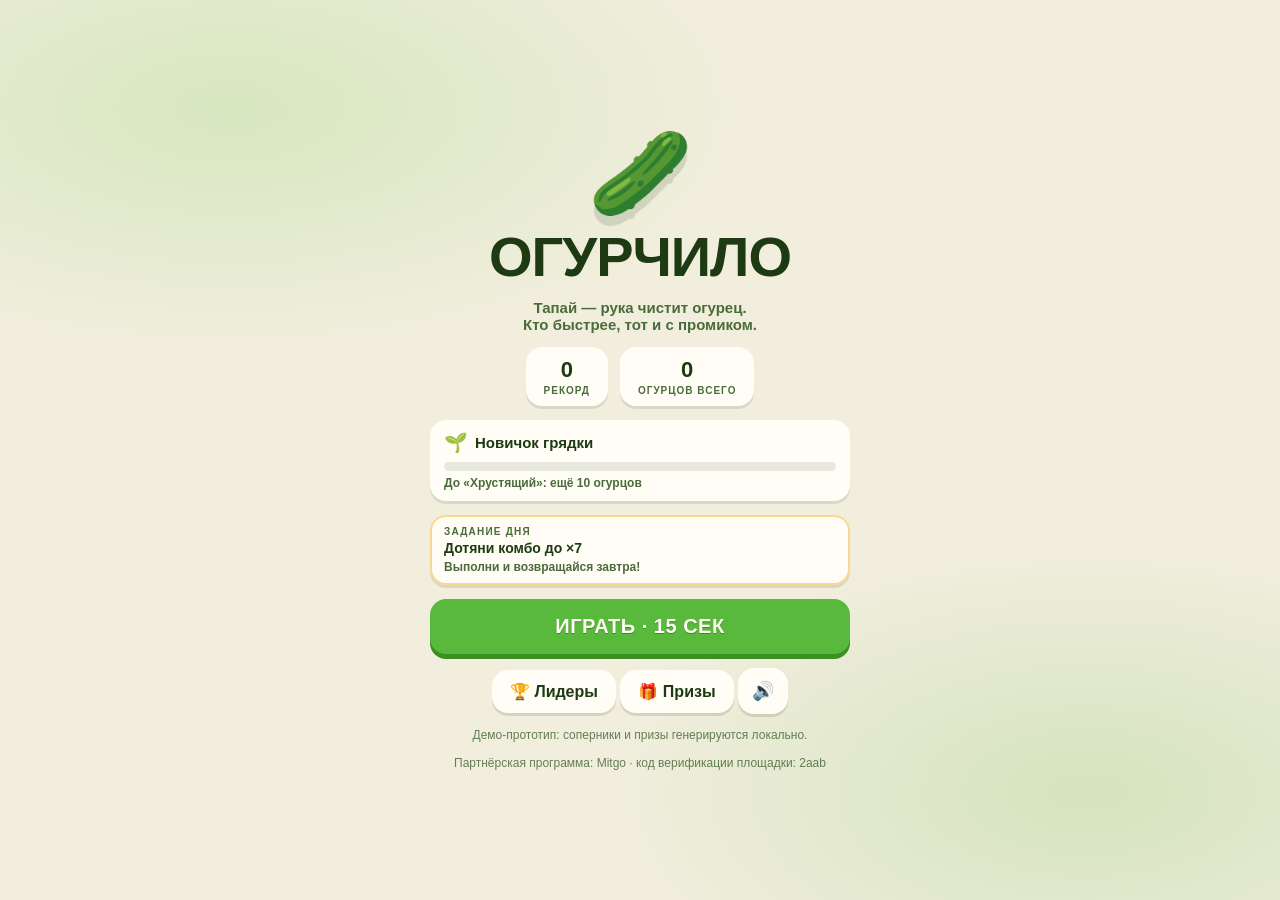
<file: index.src.html>
<!DOCTYPE html>
<html lang="ru">
<head>
  <meta charset="utf-8">
  <meta name="viewport" content="width=device-width, initial-scale=1, viewport-fit=cover, user-scalable=no">
  <meta name="theme-color" content="#59b93c">
  <title>Огурчило — чисти огурец со скоростью рук</title>
  <!-- SDK Telegram локально: страница не зависит от доступности telegram.org из вебвью -->
  <script src="js/telegram-web-app.js"></script>
  <link rel="icon" href="data:image/svg+xml,<svg xmlns='http://www.w3.org/2000/svg' viewBox='0 0 100 100'><text y='.9em' font-size='90'>🥒</text></svg>">
  <link rel="stylesheet" href="css/style.css?v=4">
</head>
<body>
  <div id="app">

    <!-- ЭКРАН: главное меню -->
    <section class="screen active" id="screen-start">
      <div class="start-inner">
        <div class="logo-badge">🥒</div>
        <h1 class="title">ОГУРЧИЛО</h1>
        <p class="subtitle">Тапай — рука чистит огурец.<br>Кто быстрее, тот и с промиком.</p>
        <div class="start-stats">
          <div class="stat"><span class="stat-val" id="stat-best">0</span><span class="stat-cap">рекорд</span></div>
          <div class="stat"><span class="stat-val" id="stat-cukes">0</span><span class="stat-cap">огурцов всего</span></div>
        </div>
        <div class="rank-card">
          <div class="rank-line"><span class="rank-emoji" id="rank-emoji">🌱</span><b id="rank-title">Новичок грядки</b></div>
          <div class="bar rank-bar"><div class="bar-fill" id="rank-bar"></div></div>
          <div class="rank-next" id="rank-next"></div>
        </div>
        <div class="daily-card" id="daily-card">
          <div class="daily-cap">Задание дня</div>
          <div class="daily-text" id="daily-text"></div>
          <div class="daily-state" id="daily-state"></div>
        </div>
        <button class="btn btn-primary btn-big" id="btn-play">ИГРАТЬ · 15 СЕК</button>
        <div class="start-row">
          <button class="btn btn-ghost" id="btn-leaders">🏆 Лидеры</button>
          <button class="btn btn-ghost" id="btn-prizes">🎁 Призы <span class="badge" id="badge-prizes" hidden>1</span></button>
          <button class="btn btn-ghost btn-icon" id="btn-sound" aria-label="Звук">🔊</button>
        </div>
        <p class="hint">Демо-прототип: соперники и призы генерируются локально.</p>
      <p class="hint">Партнёрская программа: Mitgo · код верификации площадки: 2aab</p>
      </div>
    </section>

    <!-- ЭКРАН: игра -->
    <section class="screen" id="screen-game">
      <canvas id="game-canvas"></canvas>
      <div class="hud">
        <div class="hud-box"><span class="hud-cap">очки</span><span id="hud-score">0</span></div>
        <div class="hud-box hud-timer" id="hud-timer">15</div>
        <button class="hud-btn" id="btn-pause" aria-label="Пауза">⏸</button>
      </div>
      <div class="combo" id="combo-box" hidden>
        <div class="combo-fill" id="combo-fill"></div>
        <span id="combo-label">КОМБО ×1</span>
      </div>
      <div class="tap-tip">ТАПАЙ 🥒</div>
    </section>

    <!-- ЭКРАН: рейтинг -->
    <section class="screen" id="screen-leaders">
      <header class="page-head">
        <button class="btn-back" id="btn-back-leaders" aria-label="Назад">←</button>
        <h2>Рейтинг</h2>
      </header>
      <div class="tabs">
        <button class="tab active" id="tab-friends">Друзья</button>
        <button class="tab" id="tab-random">Соперники</button>
      </div>
      <div class="lb-list" id="leaders-list"></div>
      <p class="note" id="leaders-note"></p>
    </section>

    <!-- ЭКРАН: призы -->
    <section class="screen" id="screen-prizes">
      <header class="page-head">
        <button class="btn-back" id="btn-back-prizes" aria-label="Назад">←</button>
        <h2>Призы</h2>
      </header>
      <div class="prize-progress">
        <p id="prizes-progress"></p>
        <div class="bar"><div class="bar-fill" id="prizes-bar"></div></div>
      </div>
      <div class="prizes" id="prizes-list"></div>
      <p class="note" id="prizes-note">Демо: промокоды вымышленные. На проде коды выдаёт партнёрская сеть через бэкенд.</p>
    </section>

    <!-- ОВЕРЛЕЙ: финишный кадр перед результатом -->
    <div class="overlay finish" id="overlay-finish">
      <div class="finish-inner">
        <div class="finish-cuke">🥒</div>
        <div class="finish-text" id="finish-text">ХРУСТ-ФИНИШ!</div>
      </div>
    </div>

    <!-- ОВЕРЛЕЙ: результат раунда -->
    <div class="overlay" id="overlay-result">
      <div class="panel">
        <h2>Время вышло!</h2>
        <div class="res-grid">>
          <div class="res-item"><span class="res-val" id="res-cukes">0</span><span class="res-cap">огурцов</span></div>
          <div class="res-item"><span class="res-val" id="res-score">0</span><span class="res-cap">очков</span></div>
        </div>
        <p class="res-best" id="res-best"></p>
      <p class="res-title" id="res-title" hidden></p>
      <p class="res-title" id="res-title" hidden></p>
        <p class="res-rank" id="res-rank"></p>
        <div class="lb-list mini" id="res-mini"></div>
        <div class="panel-row">
          <button class="btn btn-primary" id="btn-again">Ещё раз</button>
          <button class="btn btn-ghost" id="btn-share">Поделиться</button>
        </div>
        <button class="btn btn-ghost btn-wide" id="btn-res-prizes">🎁 Мои призы</button>
        <div class="tap-guard"></div>
      </div>
    </div>

    <!-- ОВЕРЛЕЙ: пауза -->
    <div class="overlay" id="overlay-pause">
      <div class="panel">
        <h2>Пауза</h2>
        <div class="panel-col">
          <button class="btn btn-primary btn-wide" id="btn-resume">Продолжить</button>
          <button class="btn btn-ghost btn-wide" id="btn-quit">Выйти в меню</button>
        </div>
      </div>
    </div>

    <!-- МОДАЛКА -->
    <div class="overlay" id="modal">
      <div class="panel">
        <h3 id="modal-title"></h3>
        <p id="modal-body"></p>
        <button class="btn btn-primary btn-wide" id="modal-btn">Ясно</button>
      </div>
    </div>

    <div id="toast" role="status"></div>
  </div>

  <script src="js/platform.js?v=5"></script>
  <script src="js/storage.js?v=5"></script>
  <script src="js/daily.js?v=5"></script>
  <script src="js/leaderboards.js?v=5"></script>
  <script src="js/prizes.js?v=5"></script>
  <script src="js/game.js?v=5"></script>
  <script src="js/ui.js?v=5"></script>
  <script src="js/main.js?v=5"></script>
</body>
</html>
</file>
<file: css/style.css>
/* Огурчило — стили. Палитра: нейтральный крем + зелёный акцент, золото для призов. */

:root {
  --bg: #f2eede;
  --ink: #1d3a12;
  --ink-soft: #4a6b3a;
  --accent: #59b93c;
  --accent-dark: #3c8f23;
  --accent-light: #8ed46f;
  --gold: #f4b942;
  --card: #fffdf5;
  --danger: #e2543f;
}

* { margin: 0; padding: 0; box-sizing: border-box; -webkit-tap-highlight-color: transparent; }

html, body { height: 100%; }

body {
  font-family: -apple-system, BlinkMacSystemFont, "Segoe UI", Roboto, sans-serif;
  color: var(--ink);
  background: var(--bg);
  overscroll-behavior: none;
  user-select: none;
  -webkit-user-select: none;
}

#app { position: fixed; inset: 0; overflow: hidden; }

/* ---------- экраны ---------- */
.screen {
  position: absolute; inset: 0;
  display: none; flex-direction: column;
  overflow-y: auto;
}
.screen.active { display: flex; }

/* главное меню */
#screen-start {
  align-items: center; justify-content: center;
  text-align: center; padding: 24px;
  background:
    radial-gradient(60% 40% at 18% 12%, rgba(142, 212, 111, .28), transparent 70%),
    radial-gradient(55% 40% at 85% 88%, rgba(89, 185, 60, .20), transparent 70%),
    var(--bg);
}
.start-inner { display: flex; flex-direction: column; align-items: center; gap: 14px; width: min(420px, 100%); }
.logo-badge {
  font-size: 84px; line-height: 1;
  filter: drop-shadow(0 10px 0 rgba(29, 58, 18, .14));
  animation: bob 3s ease-in-out infinite;
}
@keyframes bob { 0%, 100% { transform: translateY(0); } 50% { transform: translateY(-8px); } }

.title { font-size: clamp(38px, 11vw, 56px); font-weight: 900; letter-spacing: -1px; line-height: 1; }
.subtitle { color: var(--ink-soft); font-weight: 600; font-size: 15px; }

.start-stats { display: flex; gap: 12px; }
.stat {
  display: flex; flex-direction: column; gap: 2px;
  background: var(--card); border-radius: 16px; padding: 10px 18px;
  box-shadow: 0 3px 0 rgba(29, 58, 18, .12);
}
.stat-val { font-weight: 900; font-size: 22px; }
.stat-cap { font-size: 10px; font-weight: 800; color: var(--ink-soft); letter-spacing: 1px; text-transform: uppercase; }

.hint { font-size: 12px; color: var(--ink-soft); opacity: .85; }

/* ---------- кнопки ---------- */
.btn {
  font: inherit; font-weight: 800; color: var(--ink);
  border: none; border-radius: 16px; cursor: pointer;
  padding: 12px 18px; font-size: 16px;
  transition: transform .06s ease, box-shadow .06s ease;
}
.btn:active { transform: translateY(3px); }
.btn-primary {
  background: var(--accent); color: #fffdf5;
  box-shadow: 0 5px 0 var(--accent-dark);
  text-shadow: 0 1px 0 rgba(18, 44, 8, .35);
}
.btn-primary:active { box-shadow: 0 2px 0 var(--accent-dark); }
.btn-ghost {
  background: var(--card);
  box-shadow: 0 3px 0 rgba(29, 58, 18, .14);
}
.btn-ghost:active { box-shadow: 0 1px 0 rgba(29, 58, 18, .14); }
.btn-big { font-size: 20px; padding: 16px 34px; letter-spacing: .5px; width: 100%; }
.btn-wide { width: 100%; }
.btn-small { font-size: 13px; padding: 8px 14px; border-radius: 12px; }
.btn-icon { font-size: 18px; padding: 12px 14px; }

.badge {
  display: inline-block; min-width: 20px; margin-left: 4px;
  background: var(--danger); color: #fffdf5;
  border-radius: 999px; font-size: 12px; font-weight: 900;
  padding: 1px 6px; vertical-align: middle;
}

/* ---------- игра ---------- */
#screen-game { overflow: hidden; }
#game-canvas { position: absolute; inset: 0; width: 100%; height: 100%; touch-action: none; display: block; }

.hud {
  position: absolute; top: 0; left: 0; right: 0;
  display: flex; align-items: center; gap: 10px;
  padding: calc(10px + env(safe-area-inset-top)) 12px;
  pointer-events: none;
}
.hud-box {
  display: flex; align-items: baseline; gap: 6px;
  background: rgba(255, 253, 245, .92);
  border-radius: 14px; padding: 8px 14px;
  font-weight: 900; font-size: 18px;
  box-shadow: 0 2px 0 rgba(29, 58, 18, .16);
}
.hud-cap { font-size: 10px; font-weight: 800; letter-spacing: 1px; text-transform: uppercase; color: var(--ink-soft); }
.hud-timer { margin-inline: auto; font-size: 22px; transition: color .2s ease; }
.hud-timer.danger {
  color: var(--danger);
  animation: pulse 1s ease-in-out infinite;
}
@keyframes pulse { 50% { transform: scale(1.14); } }
.hud-btn {
  pointer-events: auto; cursor: pointer;
  font: inherit; font-size: 18px; border: none;
  background: rgba(255, 253, 245, .92); color: var(--ink);
  border-radius: 14px; padding: 8px 12px;
  box-shadow: 0 2px 0 rgba(29, 58, 18, .16);
}

.combo {
  position: absolute; left: 50%; transform: translateX(-50%);
  bottom: calc(20px + env(safe-area-inset-bottom));
  width: min(240px, 64vw);
  background: rgba(255, 253, 245, .94);
  border-radius: 999px; padding: 8px 12px;
  text-align: center; font-weight: 900; font-size: 14px;
  pointer-events: none; overflow: hidden;
  box-shadow: 0 3px 0 rgba(29, 58, 18, .16);
}
.combo-fill {
  position: absolute; inset: 4px auto 4px 4px;
  width: 0%; background: var(--gold); opacity: .4;
  border-radius: 999px;
}
#combo-label { position: relative; }

.tap-tip {
  position: absolute; left: 50%; transform: translateX(-50%);
  bottom: calc(70px + env(safe-area-inset-bottom));
  font-weight: 900; font-size: 16px; letter-spacing: 2px;
  color: var(--accent-dark); pointer-events: none;
  animation: tip 2.6s ease 1s forwards;
}
@keyframes tip { to { opacity: 0; } }

/* ---------- внутренние страницы ---------- */
.page-head {
  display: flex; align-items: center; gap: 10px;
  padding: calc(12px + env(safe-area-inset-top)) 16px 8px;
}
.page-head h2 { font-size: 24px; font-weight: 900; letter-spacing: -.5px; }
.btn-back {
  font: inherit; font-weight: 900; font-size: 20px; cursor: pointer;
  border: none; background: var(--card); color: var(--ink);
  width: 40px; height: 40px; border-radius: 12px;
  box-shadow: 0 3px 0 rgba(29, 58, 18, .14);
}

.tabs { display: flex; gap: 8px; padding: 4px 16px 12px; }
.tab {
  flex: 1; font: inherit; font-weight: 800; cursor: pointer;
  border: none; border-radius: 12px; padding: 10px;
  background: rgba(29, 58, 18, .08); color: var(--ink-soft);
}
.tab.active { background: var(--accent); color: #fffdf5; box-shadow: 0 3px 0 var(--accent-dark); }

.note { padding: 10px 16px 20px; font-size: 12px; color: var(--ink-soft); }

.lb-list { display: flex; flex-direction: column; gap: 8px; padding: 0 16px; }
.lb-row {
  display: flex; align-items: center; gap: 10px;
  background: var(--card); border-radius: 14px; padding: 9px 12px;
  box-shadow: 0 2px 0 rgba(29, 58, 18, .1);
  font-weight: 700; font-size: 15px;
}
.lb-row.you { background: var(--accent-light); box-shadow: 0 2px 0 var(--accent-dark); }
.lb-rank { min-width: 26px; text-align: center; font-weight: 900; }
.lb-ava { font-size: 22px; }
.lb-name { flex: 1; overflow: hidden; text-overflow: ellipsis; white-space: nowrap; }
.lb-score { font-weight: 900; font-variant-numeric: tabular-nums; }
.lb-list.mini .lb-row { padding: 6px 10px; font-size: 13px; }

/* призы */
.prize-progress {
  margin: 0 16px 12px;
  background: var(--card); border-radius: 16px; padding: 12px 14px;
  box-shadow: 0 2px 0 rgba(29, 58, 18, .1);
  font-size: 14px;
}
.prize-progress b { font-weight: 900; }
.bar { height: 12px; margin-top: 10px; border-radius: 999px; background: rgba(29, 58, 18, .1); overflow: hidden; }
.bar-fill { height: 100%; width: 0%; border-radius: 999px; background: linear-gradient(90deg, var(--accent-light), var(--accent)); transition: width .4s ease; }

.prizes { display: flex; flex-direction: column; gap: 10px; padding: 0 16px; }
.prize-card {
  display: flex; align-items: center; gap: 12px;
  background: var(--card); border-radius: 16px; padding: 12px;
  box-shadow: 0 3px 0 rgba(29, 58, 18, .1);
}
.prize-card.locked { opacity: .55; }
.prize-card.ready { outline: 3px solid var(--gold); outline-offset: -3px; }
.prize-emoji { font-size: 30px; }
.prize-info { flex: 1; min-width: 0; }
.prize-title { font-weight: 900; font-size: 15px; }
.prize-desc { font-size: 13px; color: var(--ink-soft); font-weight: 600; }
.prize-partner { font-size: 11px; color: var(--ink-soft); opacity: .8; margin-top: 2px; }
.prize-side { text-align: right; }
.lock { font-size: 12px; font-weight: 800; color: var(--ink-soft); }
.code {
  display: inline-block; cursor: pointer;
  font-family: ui-monospace, SFMono-Regular, Menlo, monospace;
  font-size: 12px; font-weight: 800;
  background: rgba(89, 185, 60, .16);
  border: 1.5px dashed var(--accent-dark);
  border-radius: 8px; padding: 5px 8px;
}

/* ---------- оверлеи, модалка, тост ---------- */
.overlay {
  position: absolute; inset: 0; z-index: 30;
  display: none; align-items: center; justify-content: center;
  background: rgba(22, 40, 12, .55);
  padding: 20px;
}
.overlay.show { display: flex; }

/* финишный кадр */
.overlay.finish.show { background: rgba(59, 143, 35, .95); }
.finish-inner { display: flex; flex-direction: column; align-items: center; gap: 12px; animation: pop .22s ease; }
.finish-cuke { font-size: 88px; line-height: 1; animation: bob .7s ease-in-out infinite; filter: drop-shadow(0 10px 0 rgba(18, 44, 8, .25)); }
.finish-text {
  color: #fffdf5; font-size: clamp(34px, 10vw, 56px);
  font-weight: 900; letter-spacing: -.5px; text-align: center;
  text-shadow: 0 5px 0 rgba(18, 44, 8, .35);
}

.panel {
  width: min(340px, calc(100% - 56px));   /* мёртвые зоны по краям: случайный тап мимо кнопок */
  background: var(--card); border-radius: 22px;
  padding: 20px; text-align: center;
  display: flex; flex-direction: column; gap: 12px;
  max-height: 84vh; overflow-y: auto;
  box-shadow: 0 12px 30px rgba(18, 44, 8, .3);
  animation: pop .18s ease;
}
@keyframes pop { from { transform: scale(.92); opacity: .5; } }
.panel h2 { font-size: 24px; font-weight: 900; letter-spacing: -.5px; }
.panel h3 { font-size: 20px; font-weight: 900; }
.panel p { color: var(--ink-soft); font-weight: 600; font-size: 14px; white-space: pre-line; }
.panel-row { display: flex; gap: 10px; }
.panel-row .btn { flex: 1; }
.panel-col { display: flex; flex-direction: column; gap: 10px; }

.res-grid { display: flex; gap: 12px; justify-content: center; }
.res-item { display: flex; flex-direction: column; gap: 2px; min-width: 110px; }
.res-val { font-size: 34px; font-weight: 900; color: var(--accent-dark); }
.res-cap { font-size: 11px; font-weight: 800; letter-spacing: 1px; text-transform: uppercase; color: var(--ink-soft); }
.res-best { color: var(--gold); font-weight: 800; }
.tap-guard { height: env(safe-area-inset-bottom, 0px); min-height: 2px; }
.res-title { color: var(--accent-dark); font-weight: 800; }

/* титул и ежедневка на старте */
.rank-card, .daily-card {
  width: 100%; box-sizing: border-box;
  background: var(--card); border-radius: 16px; padding: 11px 14px;
  box-shadow: 0 3px 0 rgba(29, 58, 18, .12);
  text-align: left;
}
.rank-line { font-size: 15px; display: flex; align-items: center; gap: 7px; }
.rank-emoji { font-size: 19px; }
.rank-bar { margin-top: 8px; height: 9px; }
.rank-next { margin-top: 5px; font-size: 12px; font-weight: 700; color: var(--ink-soft); }
.daily-card { outline: 2px solid rgba(244, 185, 66, .55); outline-offset: -2px; }
.daily-cap { font-size: 10px; font-weight: 800; letter-spacing: 1.2px; text-transform: uppercase; color: var(--ink-soft); }
.daily-text { margin-top: 3px; font-weight: 800; font-size: 14px; }
.daily-state { margin-top: 4px; font-size: 12px; font-weight: 700; color: var(--ink-soft); }
.res-rank { font-weight: 800; color: var(--ink); }

#toast {
  position: absolute; left: 50%; transform: translateX(-50%) translateY(20px);
  bottom: calc(24px + env(safe-area-inset-bottom)); z-index: 40;
  background: var(--ink); color: var(--card);
  font-weight: 700; font-size: 14px;
  border-radius: 999px; padding: 10px 18px;
  opacity: 0; pointer-events: none;
  transition: opacity .2s ease, transform .2s ease;
  max-width: 86vw; text-align: center;
}
#toast.show { opacity: 1; transform: translateX(-50%) translateY(0); }

/* аварийная строка при падении игры (см. main.js) */
#crash-line {
  position: absolute; top: 0; left: 0; right: 0; z-index: 50;
  background: var(--danger); color: #fffdf5;
  font-weight: 700; font-size: 12px;
  padding: 6px 10px; word-break: break-word;
  pointer-events: none;
}

/* угловой диагностический хвост: ЗАМЕТНЫЙ, чтобы видеть судьбу каждого клика */
#diag {
  position: absolute; top: 0; left: 0; right: 0; z-index: 60;
  background: rgba(29, 58, 18, .85); color: #fffdf5;
  font: 700 12px/1.35 -apple-system, system-ui, sans-serif;
  padding: 6px 10px; letter-spacing: .3px;
  pointer-events: none;
  white-space: nowrap; overflow: hidden; text-overflow: ellipsis;
}

/* бейдж не должен перекрывать атрибут hidden */
.badge[hidden] { display: none; }

/* доступность: соблюаем системные настройки анимации */
@media (prefers-reduced-motion: reduce) {
  .logo-badge, .tap-tip { animation: none; opacity: 0; }
}
</file>
